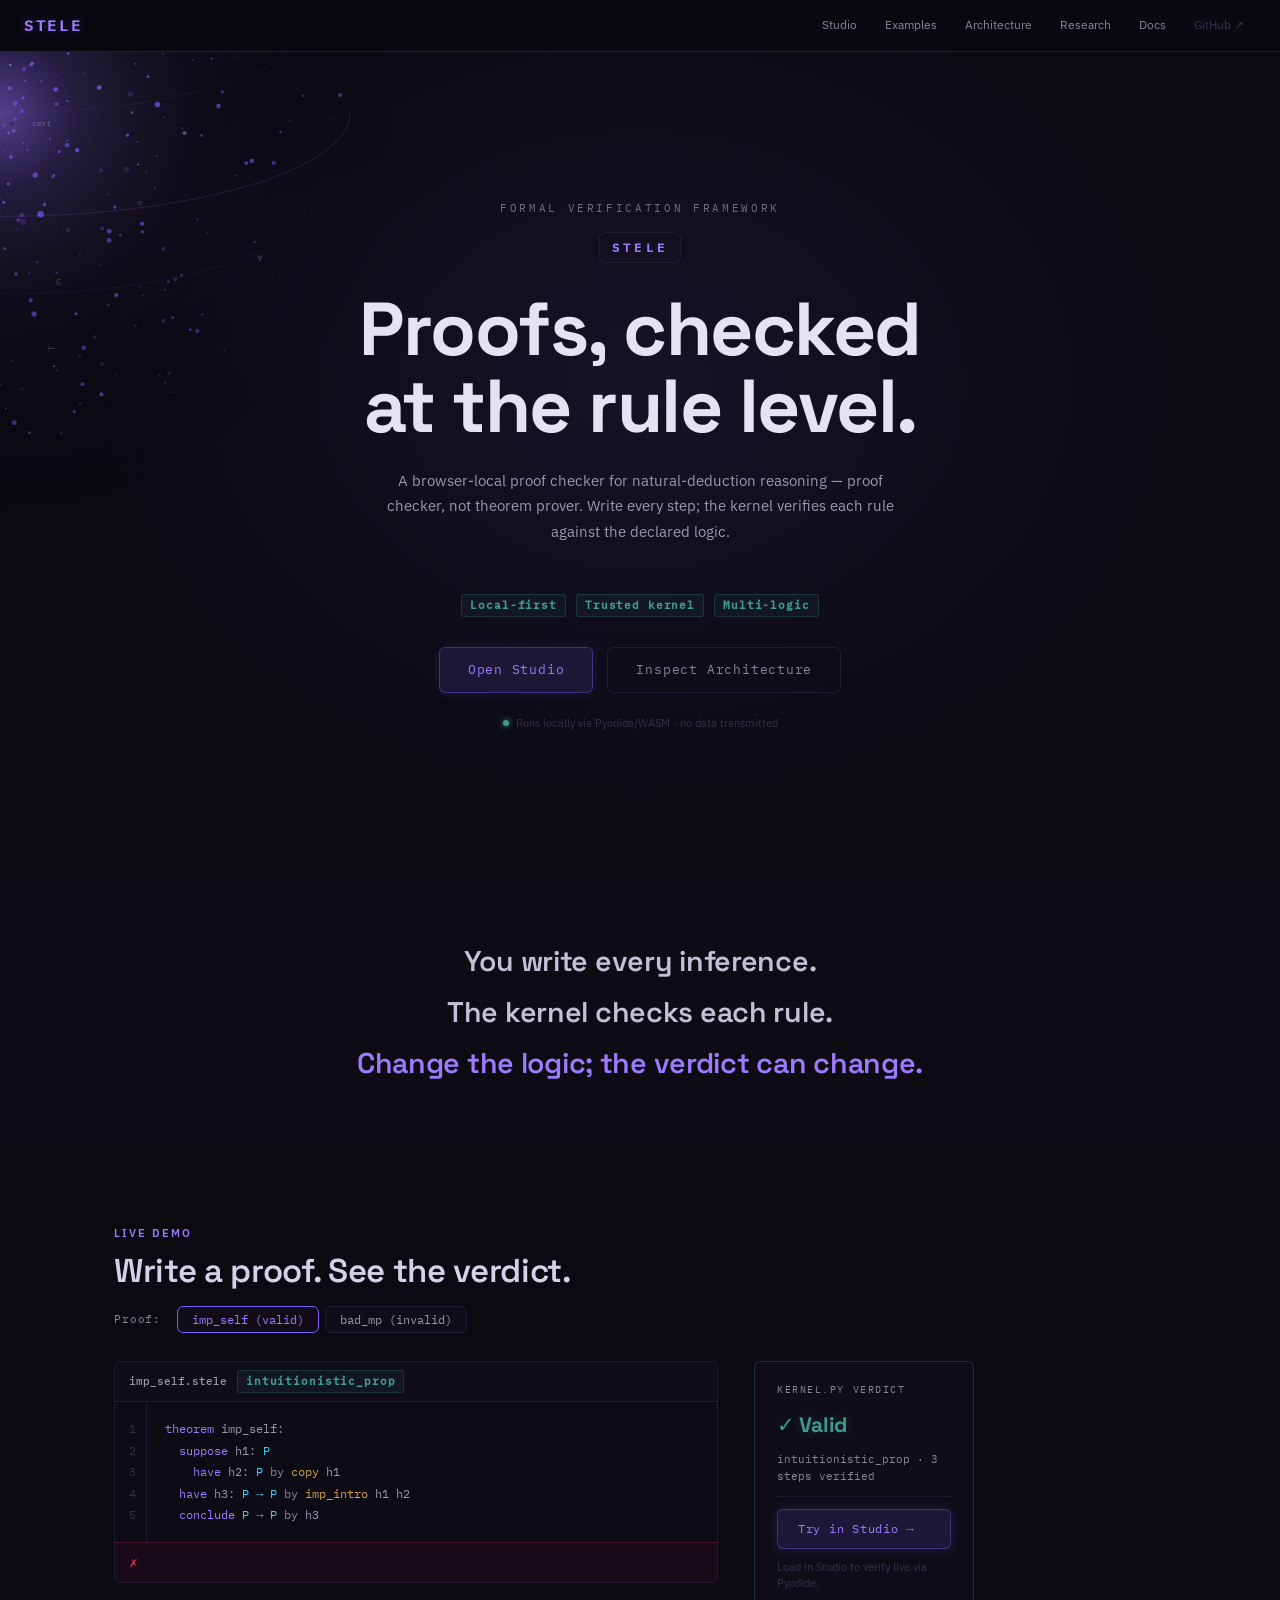
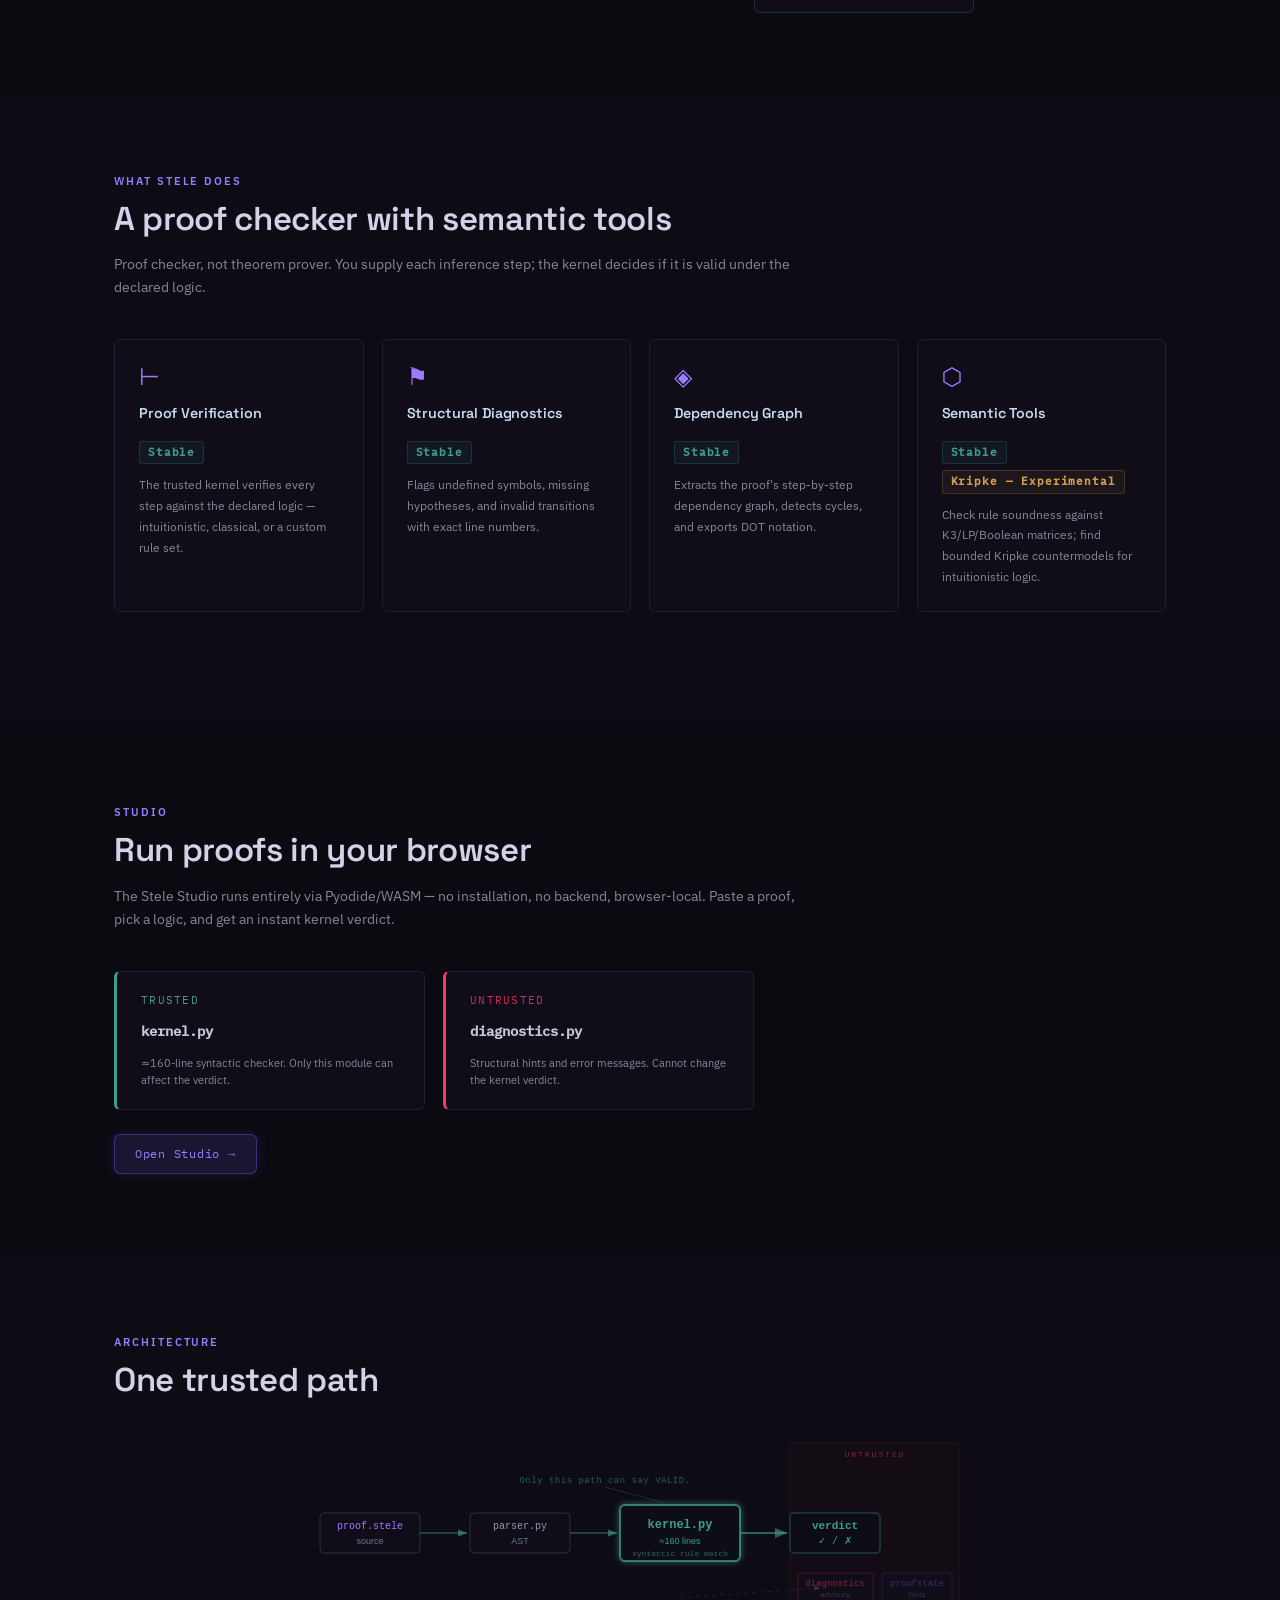
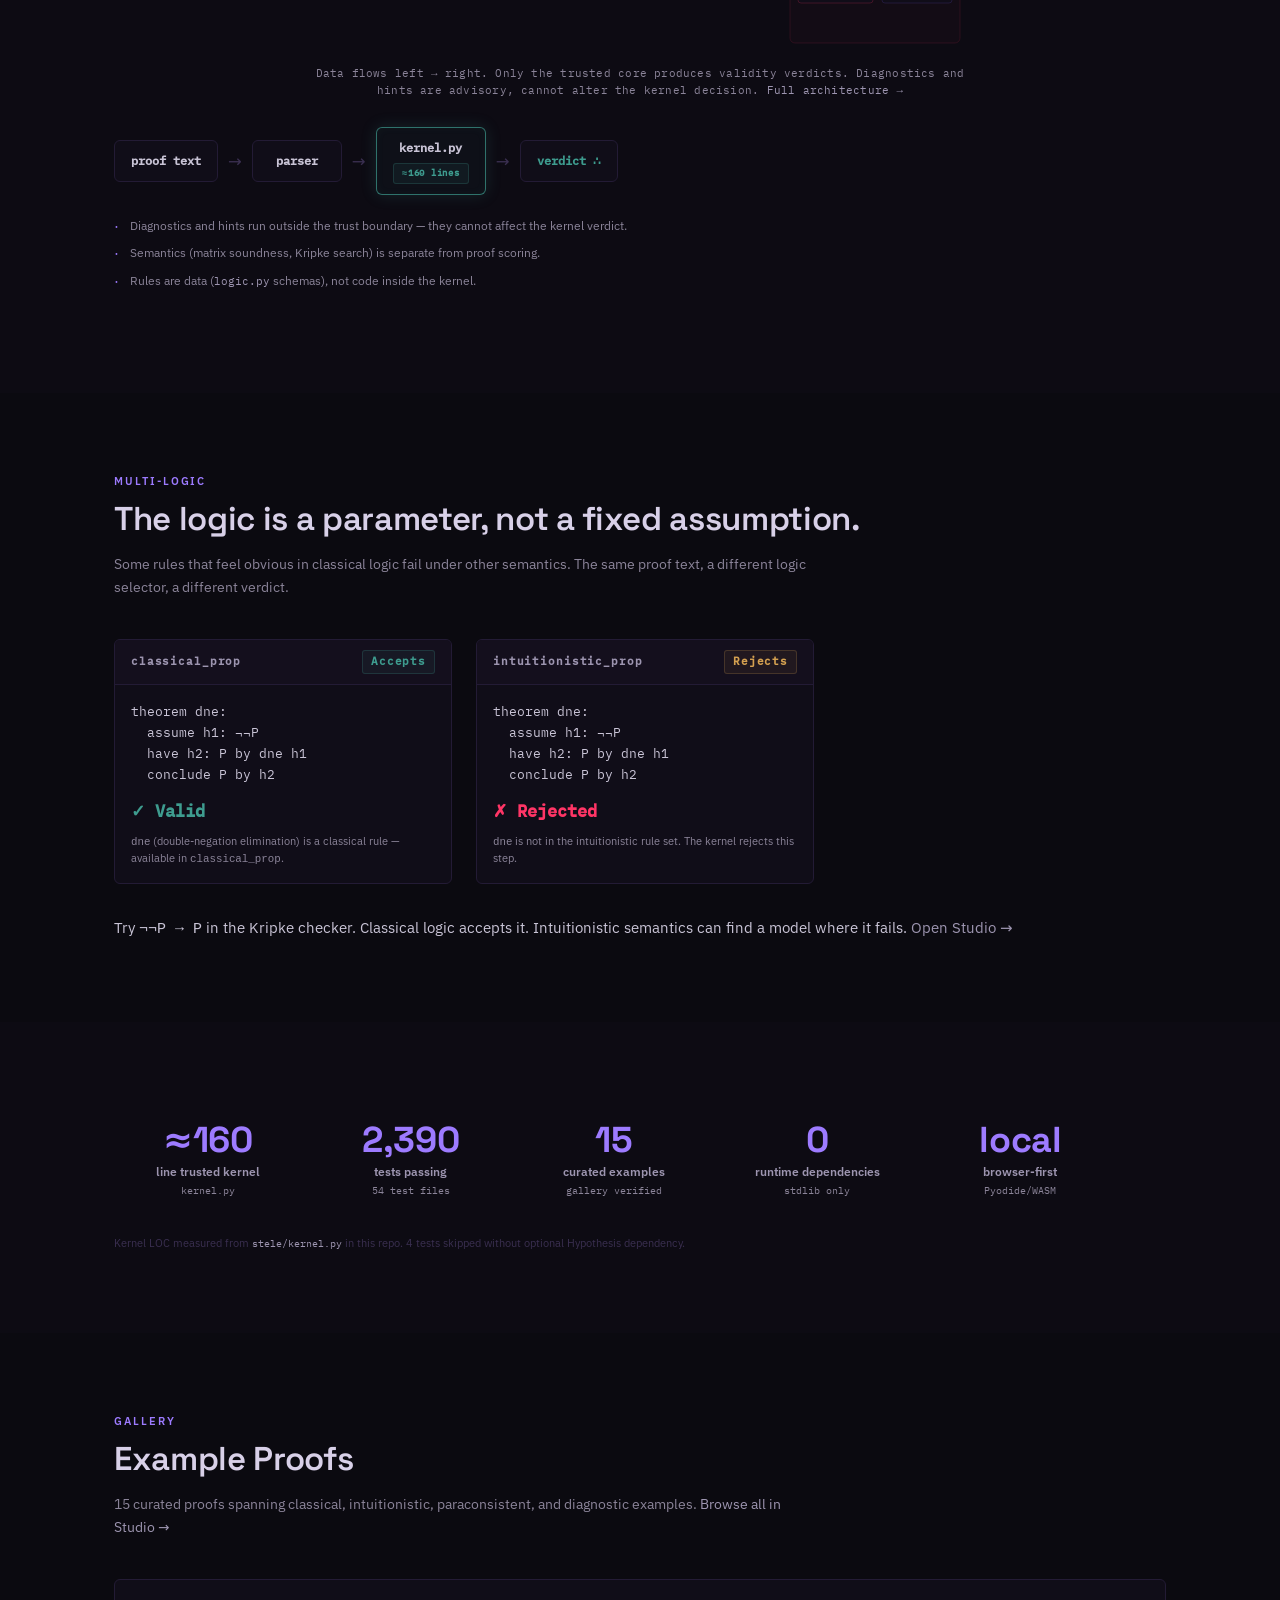
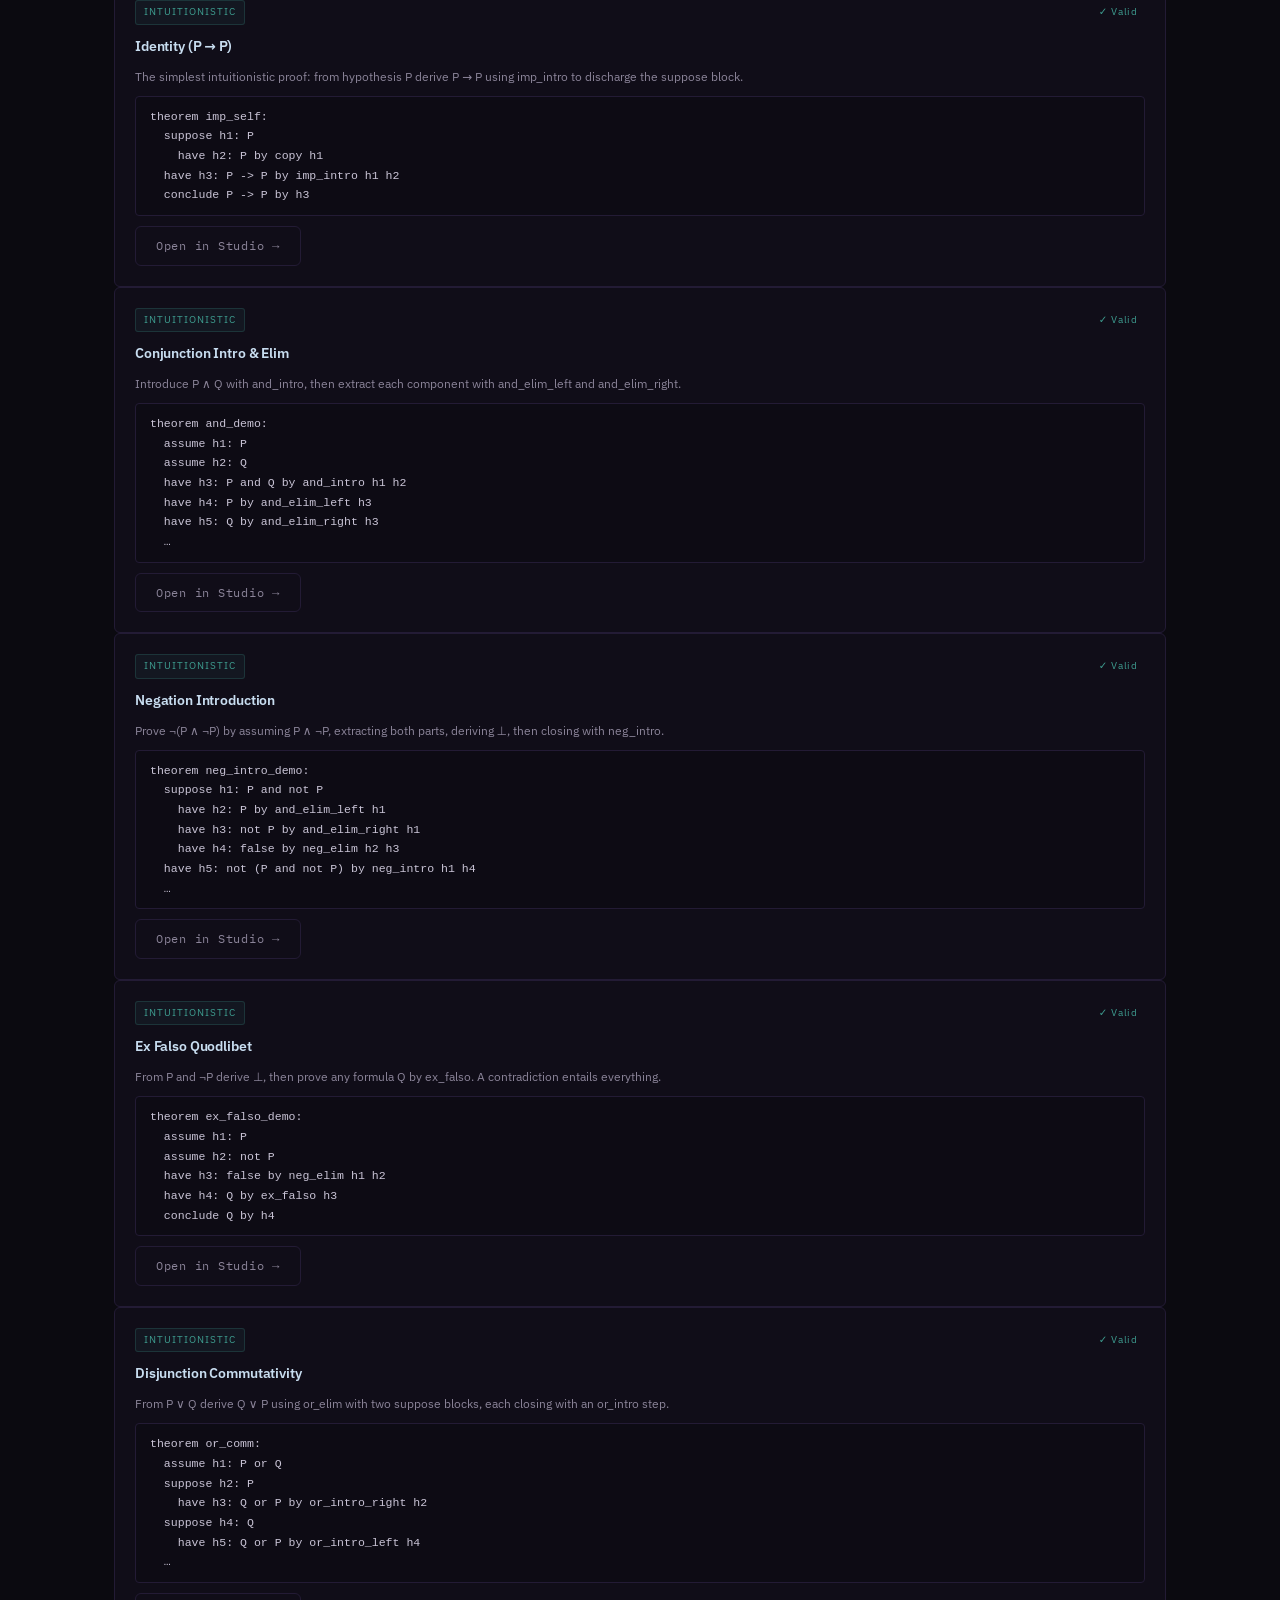
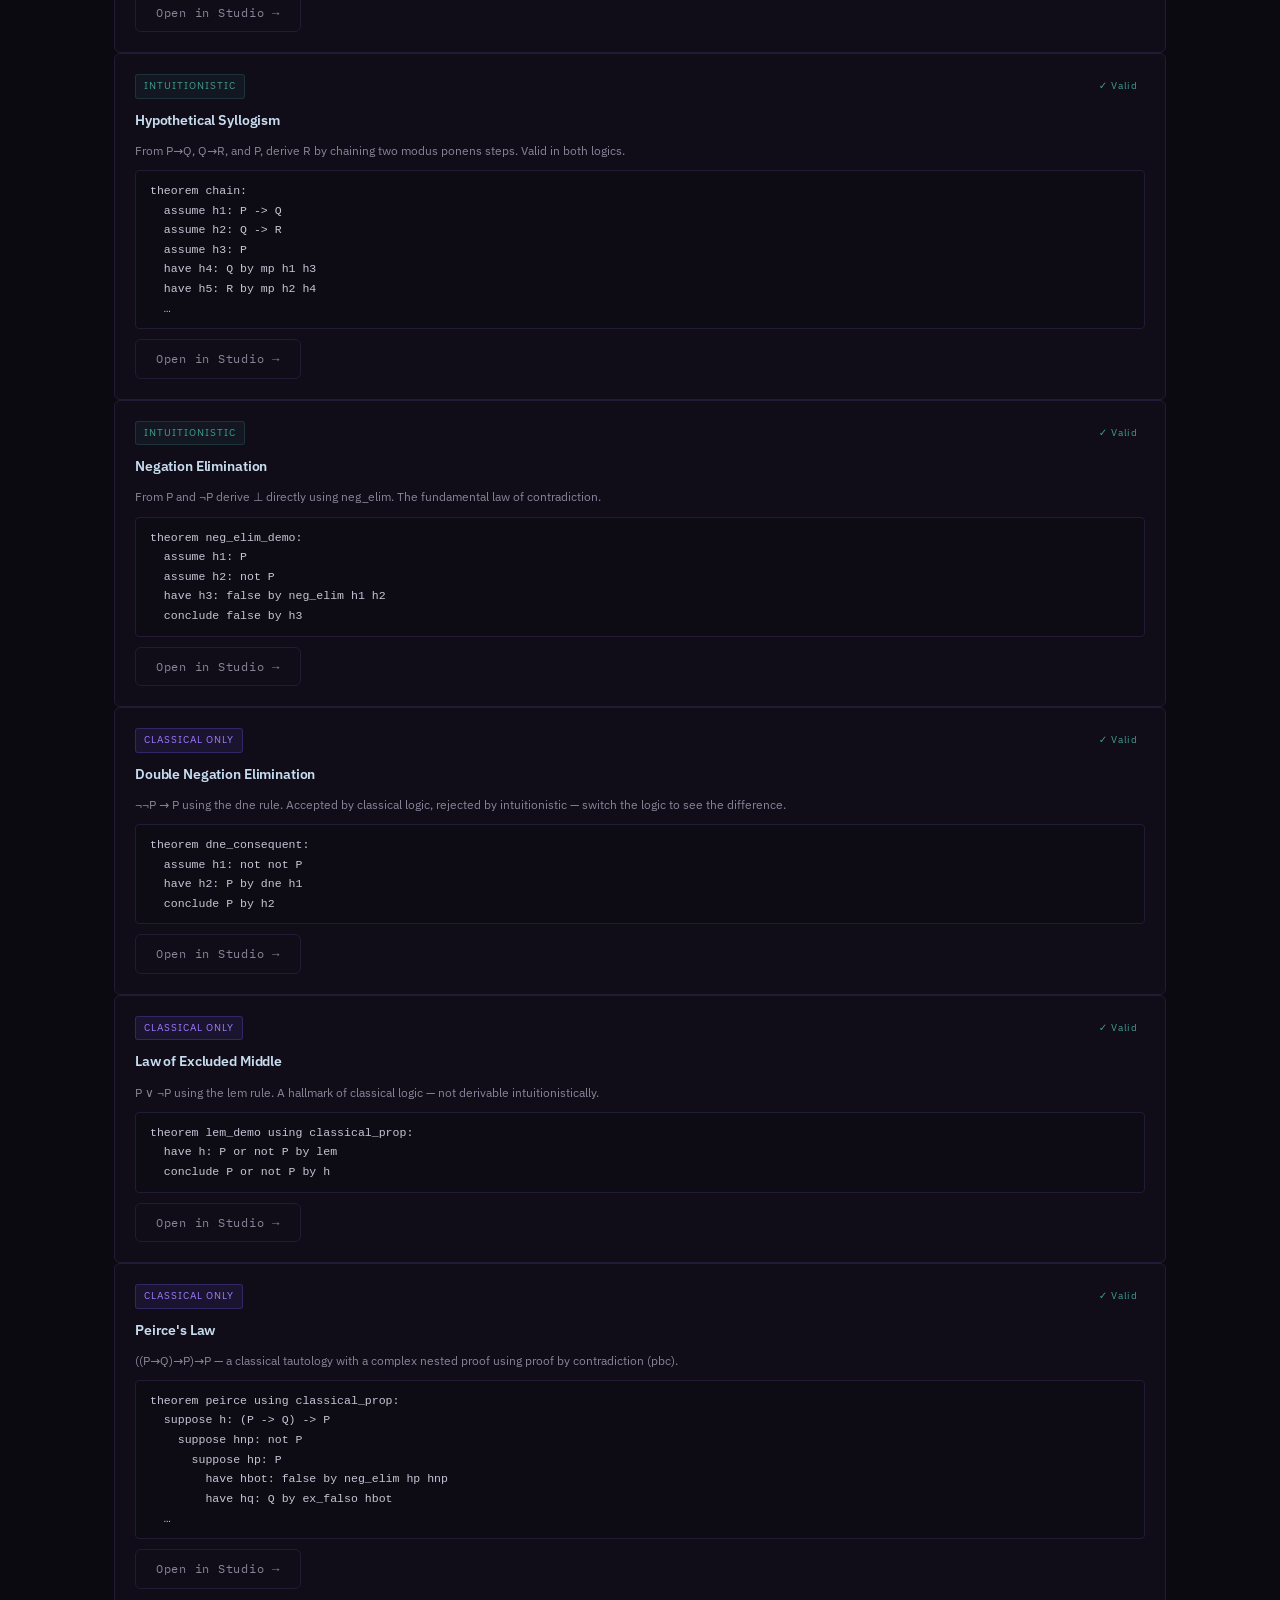
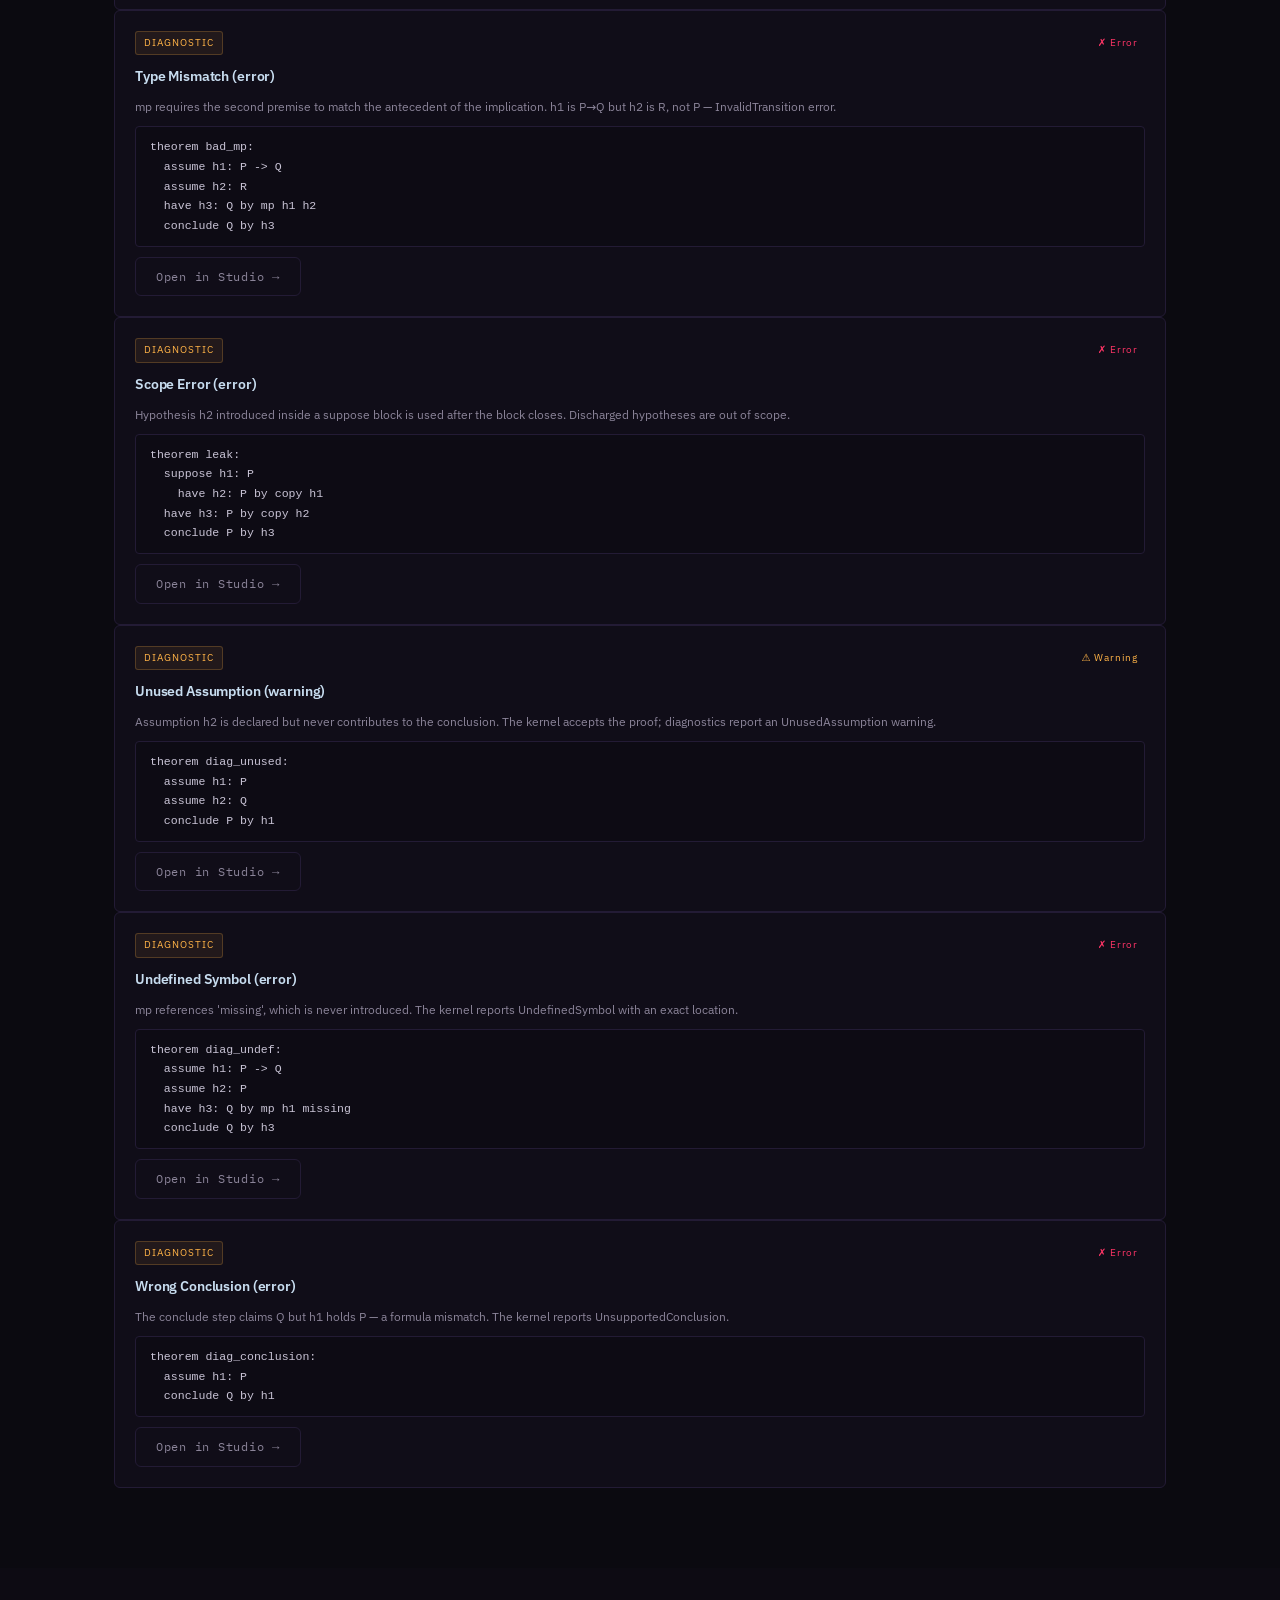
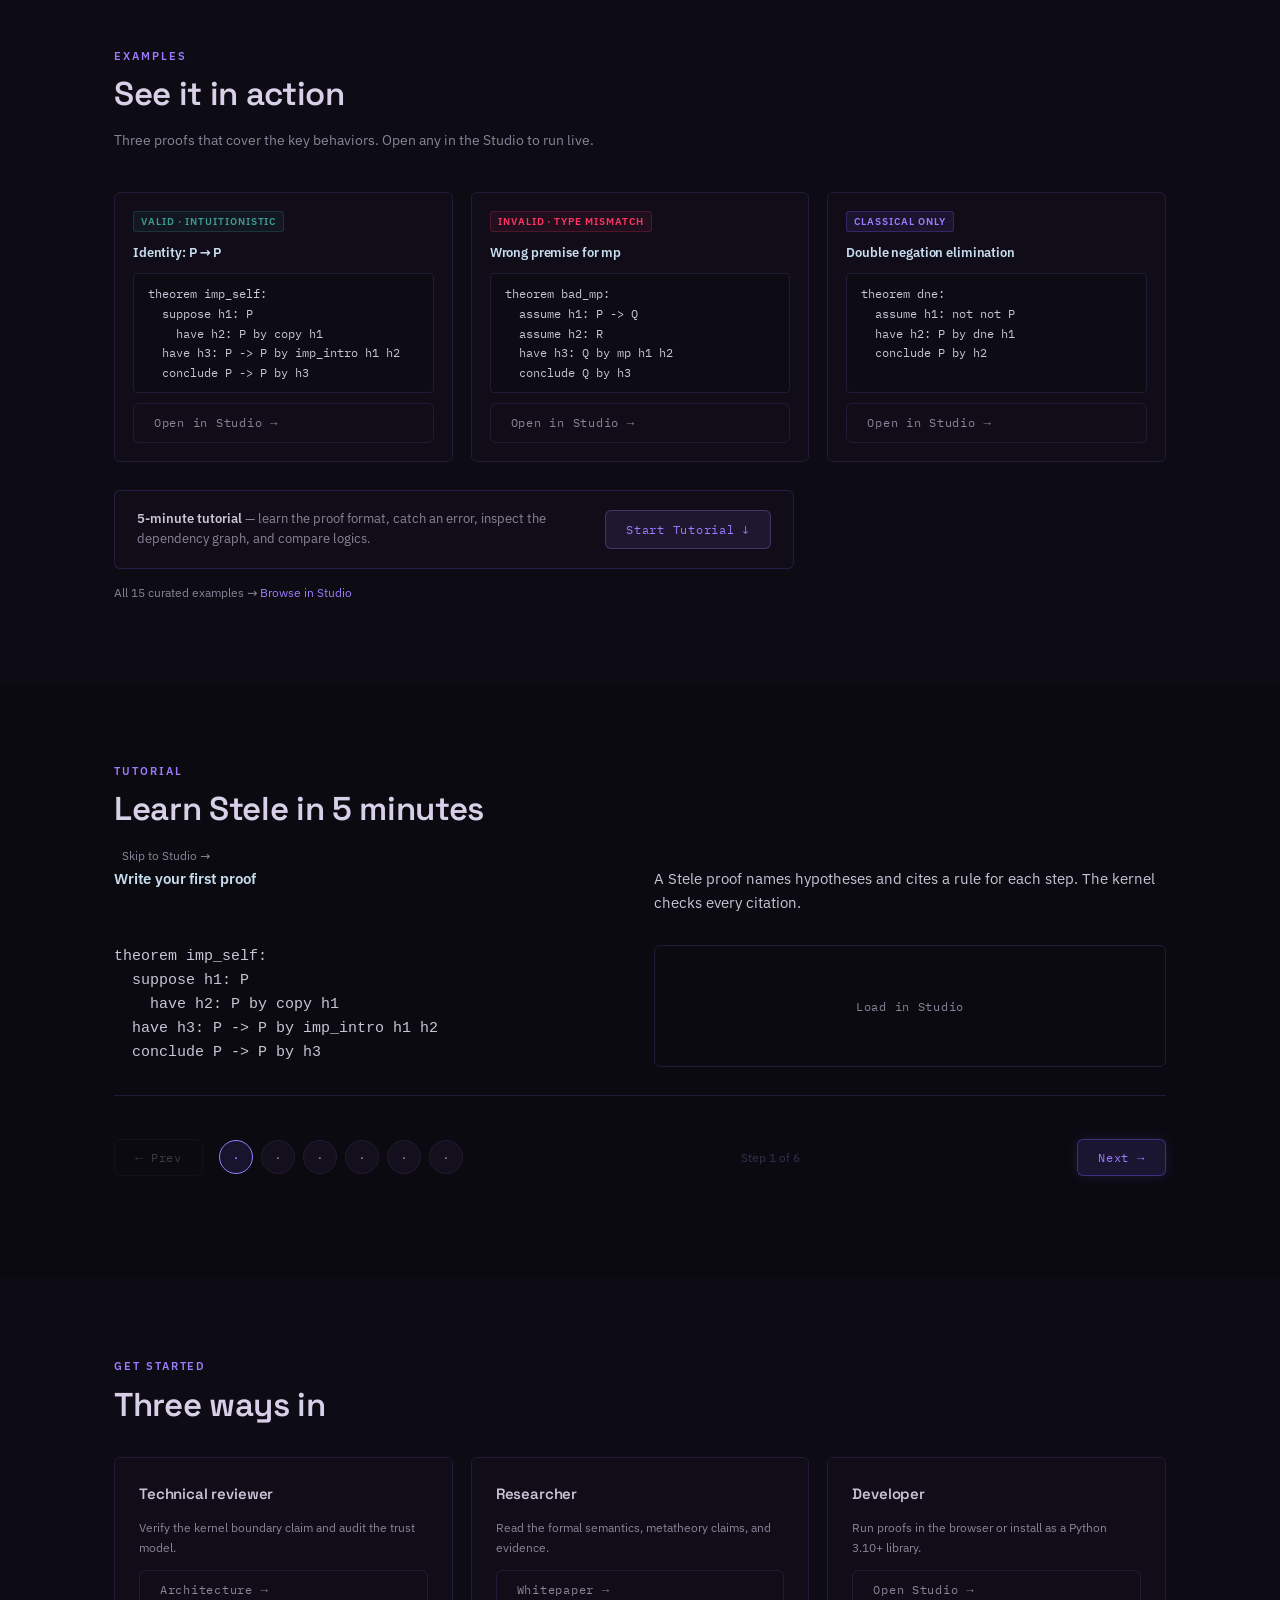
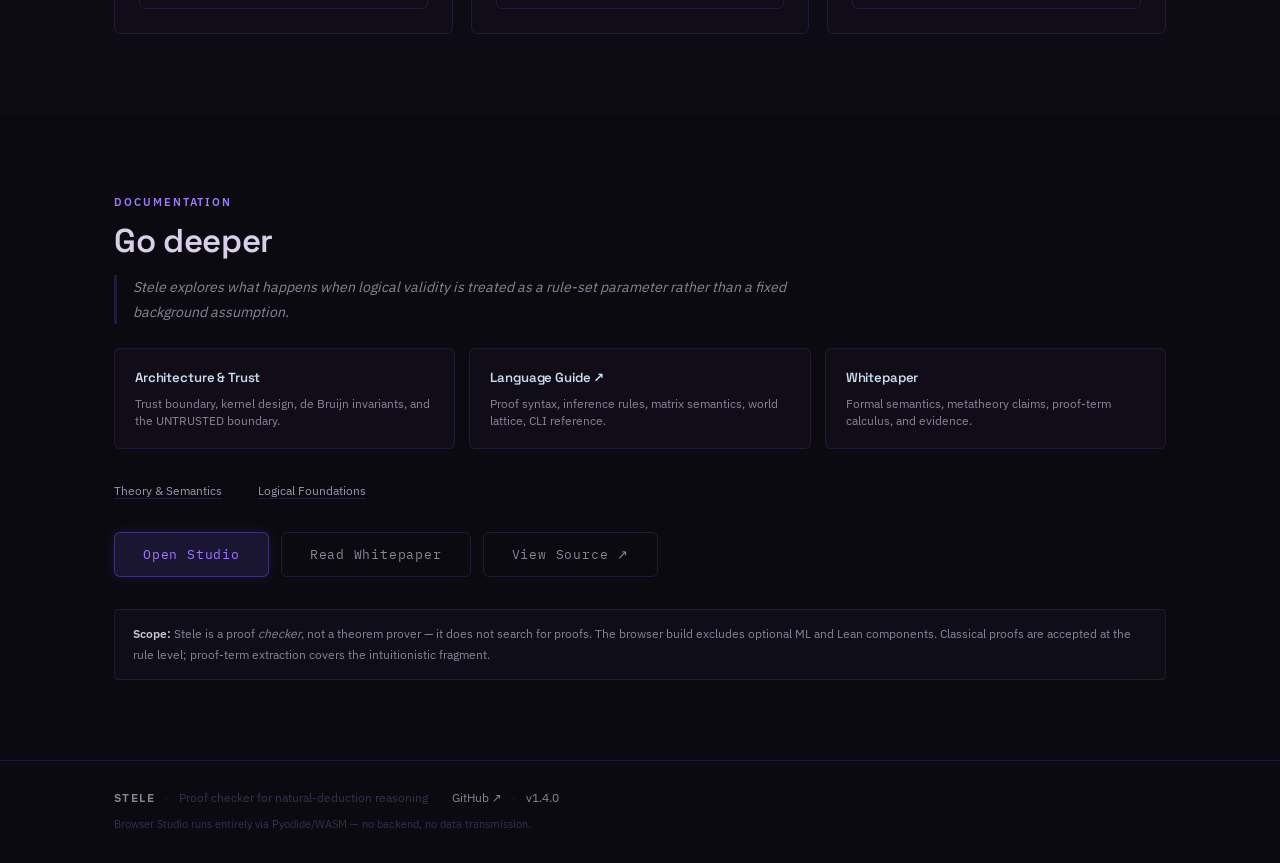
<file: site/index.html>
<!DOCTYPE html>
<html lang="en">
<head>
<meta charset="utf-8">
<meta name="viewport" content="width=device-width, initial-scale=1">
<title>Stele — Proof Checker for Natural-Deduction Reasoning</title>
<meta name="description"
  content="Stele is a formal verification framework for natural-deduction reasoning. A browser-local proof checker with a ≈160-line trusted kernel. Write a proof; the kernel checks the rule.">
<!-- Open Graph -->
<meta property="og:title" content="Stele — Proof Checker for Natural-Deduction Reasoning">
<meta property="og:description" content="A browser-local proof checker with a ≈160-line trusted kernel. Write a proof; Stele checks the rule. Change the logic; the verdict can change.">
<meta property="og:type" content="website">
<meta property="og:image" content="assets/og-preview.png">
<!-- Twitter Card -->
<meta name="twitter:card" content="summary_large_image">
<meta name="twitter:title" content="Stele — Proof Checker">
<meta name="twitter:description" content="Browser-local proof checker. Trusted kernel. Multi-logic.">
<link rel="icon" href="favicon.svg" type="image/svg+xml">
<!-- Self-hosted fonts (Space Grotesk · IBM Plex Sans · IBM Plex Mono · Spectral) -->
<link rel="stylesheet" href="assets/fonts/fonts.css">
<!-- Design tokens — load first -->
<link rel="stylesheet" href="assets/tokens.css">
<link rel="stylesheet" href="assets/stele_site.css">
<link rel="stylesheet" href="assets/components.css">
<link rel="stylesheet" href="assets/visuals.css">
</head>
<body>

<a href="#main-content" class="focus-skip">Skip to main content</a>

<!-- ── Sticky nav ─────────────────────────────────────────────────────────── -->
<nav class="site-nav" aria-label="Site navigation">
  <a class="nav-brand" href="index.html">STELE</a>
  <div class="nav-links">
    <a href="studio.html">Studio</a>
    <a href="studio.html#examples">Examples</a>
    <a href="architecture.html">Architecture</a>
    <a href="research.html">Research</a>
    <a href="https://github.com/re-glow/stele-logic/blob/main/GUIDE.md"
       target="_blank" rel="noopener">Docs</a>
    <a href="https://github.com/re-glow/stele-logic" target="_blank" rel="noopener"
       class="nav-link-gh">GitHub ↗</a>
  </div>
</nav>

<main id="main-content">

<!-- ════════════════════════════════════════════════════════════════════════ -->
<!-- § 1  HERO                                                               -->
<!-- ════════════════════════════════════════════════════════════════════════ -->
<section id="hero" aria-labelledby="hero-heading">
  <div class="hero-orb-wrap" aria-hidden="true">
    <canvas id="proof-orb" data-stele-visual="proof-orb"></canvas>
  </div>
  <div class="hero-centered">
    <div class="hero-eyebrow">Formal Verification Framework</div>
    <div class="hero-wordmark" aria-hidden="true">STELE</div>
    <h1 class="hero-headline" id="hero-heading">Proofs, checked<br>at the rule level.</h1>
    <p class="hero-sub">A browser-local proof checker for natural-deduction reasoning — proof checker, not theorem prover. Write every step; the kernel verifies each rule against the declared logic.</p>
    <div class="hero-badges" role="list" aria-label="Key properties">
      <span class="badge badge-stable" role="listitem">Local-first</span>
      <span class="badge badge-stable" role="listitem">Trusted kernel</span>
      <span class="badge badge-stable" role="listitem">Multi-logic</span>
    </div>
    <div class="hero-actions">
      <a href="studio.html" class="btn btn-primary hero-cta">Open Studio</a>
      <a href="architecture.html" class="btn btn-ghost hero-cta">Inspect Architecture</a>
    </div>
    <p class="hero-notice"><span class="notice-dot" aria-hidden="true"></span> Runs locally via Pyodide/WASM · no data transmitted</p>
  </div>
</section>

<!-- ════════════════════════════════════════════════════════════════════════ -->
<!-- § 2  CORE IDEA                                                          -->
<!-- ════════════════════════════════════════════════════════════════════════ -->
<section id="core-idea" aria-label="Core idea">
  <div class="section-inner">
    <div class="core-trio">
      <p class="core-line">You write every inference.</p>
      <p class="core-line">The kernel checks each rule.</p>
      <p class="core-line core-line--accent">Change the logic; the verdict can change.</p>
    </div>
  </div>
</section>

<!-- ════════════════════════════════════════════════════════════════════════ -->
<!-- § 3  LIVE DEMO SLOT                                                     -->
<!-- ════════════════════════════════════════════════════════════════════════ -->
<section id="demo" aria-labelledby="demo-heading">
  <div class="section-inner">
    <div class="section-label">Live Demo</div>
    <h2 id="demo-heading" class="section-heading">Write a proof. See the verdict.</h2>

    <!-- Toggle: valid / invalid -->
    <div class="demo-controls">
      <span class="demo-toggle-label">Proof:</span>
      <div class="demo-toggle" role="group" aria-label="Choose example proof">
        <button id="demo-btn-valid"   class="demo-toggle-btn demo-toggle-btn--active"
                aria-pressed="true"  onclick="demoShow('valid')">
          imp_self (valid)
        </button>
        <button id="demo-btn-invalid" class="demo-toggle-btn demo-toggle-btn--invalid"
                aria-pressed="false" onclick="demoShow('invalid')">
          bad_mp (invalid)
        </button>
      </div>
    </div>

    <div class="demo-slot">

      <!-- Left: proof editor with line numbers and syntax highlighting -->
      <div class="demo-editor" id="demo-editor" role="region" aria-label="Proof editor">
        <div class="demo-editor-bar">
          <span class="demo-editor-label" id="demo-filename">imp_self.stele</span>
          <span class="badge badge-stable" id="demo-logic-badge">intuitionistic_prop</span>
        </div>
        <div class="demo-editor-content">
          <!-- Line numbers -->
          <div class="demo-line-nums" id="demo-line-nums" aria-hidden="true">
            <span>1</span>
            <span>2</span>
            <span>3</span>
            <span>4</span>
            <span>5</span>
          </div>
          <!-- Code with syntax highlighting -->
          <div class="demo-editor-code" id="demo-code"
               role="region" aria-label="Proof source code"
               aria-live="polite">
            <!-- populated by demoShow() on load -->
          </div>
        </div>
        <!-- Error annotation bar (hidden when valid) -->
        <div class="demo-error-bar" id="demo-error-bar" hidden aria-live="assertive">
          <span class="demo-error-icon" aria-hidden="true">✗</span>
          <code id="demo-error-text"></code>
        </div>
      </div>

      <!-- Right: kernel verdict card -->
      <div class="demo-verdict" id="demo-verdict" role="region" aria-label="Kernel verdict">
        <div class="demo-verdict-label">kernel.py verdict</div>
        <div class="demo-verdict-result" id="demo-verdict-result" data-state="valid">✓ Valid</div>
        <div class="demo-verdict-detail" id="demo-verdict-detail">intuitionistic_prop · 3 steps</div>
        <hr class="demo-verdict-divider">
        <a href="studio.html?example=imp_self" id="demo-studio-link" class="btn btn-primary">
          Try in Studio →
        </a>
        <p class="demo-verdict-note">Load in Studio to verify live via Pyodide.</p>
      </div>

    </div>
  </div>
</section>

<!-- ════════════════════════════════════════════════════════════════════════ -->
<!-- § 4  WHAT STELE DOES                                                    -->
<!-- ════════════════════════════════════════════════════════════════════════ -->
<section id="what" aria-labelledby="what-heading">
  <div class="section-inner">
    <div class="section-label">What Stele Does</div>
    <h2 id="what-heading" class="section-heading">
      A proof checker with semantic tools
    </h2>
    <p class="section-sub">
      Proof checker, not theorem prover. You supply each inference step;
      the kernel decides if it is valid under the declared logic.
    </p>

    <div class="feature-grid">
      <div class="feature-card">
        <span class="feature-icon" aria-hidden="true">⊢</span>
        <h3 class="feature-title">Proof Verification</h3>
        <div class="feature-card-badges">
          <span class="badge badge-stable">Stable</span>
        </div>
        <p class="feature-desc">
          The trusted kernel verifies every step against the declared logic —
          intuitionistic, classical, or a custom rule set.
        </p>
      </div>
      <div class="feature-card">
        <span class="feature-icon" aria-hidden="true">⚑</span>
        <h3 class="feature-title">Structural Diagnostics</h3>
        <div class="feature-card-badges">
          <span class="badge badge-stable">Stable</span>
        </div>
        <p class="feature-desc">
          Flags undefined symbols, missing hypotheses, and invalid transitions
          with exact line numbers.
        </p>
      </div>
      <div class="feature-card">
        <span class="feature-icon" aria-hidden="true">◈</span>
        <h3 class="feature-title">Dependency Graph</h3>
        <div class="feature-card-badges">
          <span class="badge badge-stable">Stable</span>
        </div>
        <p class="feature-desc">
          Extracts the proof's step-by-step dependency graph, detects cycles,
          and exports DOT notation.
        </p>
      </div>
      <div class="feature-card">
        <span class="feature-icon" aria-hidden="true">⬡</span>
        <h3 class="feature-title">Semantic Tools</h3>
        <div class="feature-card-badges">
          <span class="badge badge-stable">Stable</span>
          <span class="badge badge-experimental">Kripke — Experimental</span>
        </div>
        <p class="feature-desc">
          Check rule soundness against K3/LP/Boolean matrices;
          find bounded Kripke countermodels for intuitionistic logic.
        </p>
      </div>
    </div>

  </div>
</section>

<!-- ════════════════════════════════════════════════════════════════════════ -->
<!-- § 5  STUDIO ENTRY + TRUST CARDS                                         -->
<!-- ════════════════════════════════════════════════════════════════════════ -->
<section id="studio" aria-labelledby="studio-heading">
  <div class="section-inner">
    <div class="section-label">Studio</div>
    <h2 id="studio-heading" class="section-heading">Run proofs in your browser</h2>
    <p class="section-sub">
      The Stele Studio runs entirely via Pyodide/WASM — no installation,
      no backend, browser-local. Paste a proof, pick a logic, and get an
      instant kernel verdict.
    </p>

    <div class="trust-cards" role="list" aria-label="Trust boundary components">
      <div class="trust-card trust-card-trusted" role="listitem">
        <span class="trust-card-label">Trusted</span>
        <code class="trust-card-module">kernel.py</code>
        <p class="trust-card-desc">≈160-line syntactic checker. Only this module can affect the verdict.</p>
      </div>
      <div class="trust-card trust-card-untrusted" role="listitem">
        <span class="trust-card-label">Untrusted</span>
        <code class="trust-card-module">diagnostics.py</code>
        <p class="trust-card-desc">Structural hints and error messages. Cannot change the kernel verdict.</p>
      </div>
    </div>

    <a href="studio.html" class="btn btn-primary">Open Studio →</a>
  </div>
</section>

<!-- ════════════════════════════════════════════════════════════════════════ -->
<!-- § 6  TRUST BOUNDARY — signature diagram                                 -->
<!-- ════════════════════════════════════════════════════════════════════════ -->
<section id="trust" aria-labelledby="trust-heading">
  <div class="section-inner">
    <div class="section-label">Architecture</div>
    <h2 id="trust-heading" class="section-heading">One trusted path</h2>

    <!-- Signature trust diagram SVG -->
    <figure class="trust-sig" aria-labelledby="trust-sig-caption">
      <svg viewBox="0 0 660 220" xmlns="http://www.w3.org/2000/svg"
           role="img" aria-label="Proof verification pipeline: proof text to parser to kernel.py to verdict. Only this path can say VALID.">
        <defs>
          <marker id="ts-arrow" markerWidth="7" markerHeight="7" refX="6" refY="3.5" orient="auto">
            <path d="M0,1 L6,3.5 L0,6 Z" fill="rgba(62,156,143,0.6)"/>
          </marker>
          <marker id="ts-arrow-dim" markerWidth="7" markerHeight="7" refX="6" refY="3.5" orient="auto">
            <path d="M0,1 L6,3.5 L0,6 Z" fill="rgba(90,75,110,0.5)"/>
          </marker>
          <filter id="kernel-glow">
            <feGaussianBlur stdDeviation="3" result="blur"/>
            <feComposite in="SourceGraphic" in2="blur" operator="over"/>
          </filter>
        </defs>

        <!-- UNTRUSTED zone background -->
        <rect x="480" y="10" width="170" height="200" rx="5"
              fill="rgba(255,53,102,0.025)" stroke="rgba(255,53,102,0.12)" stroke-width="1"/>
        <text x="565" y="24" text-anchor="middle" font-family="monospace" font-size="8"
              fill="rgba(255,53,102,0.5)" letter-spacing="2">UNTRUSTED</text>

        <!-- proof text -->
        <rect x="10" y="80" width="100" height="40" rx="4"
              fill="#100D18" stroke="rgba(90,75,110,0.5)" stroke-width="1"/>
        <text x="60" y="96" text-anchor="middle" font-family="monospace"
              font-size="10" fill="#9D7BFF">proof.stele</text>
        <text x="60" y="111" text-anchor="middle" font-family="sans-serif"
              font-size="9" fill="#5e7a8f">source</text>

        <!-- parser -->
        <rect x="160" y="80" width="100" height="40" rx="4"
              fill="#100D18" stroke="rgba(90,75,110,0.5)" stroke-width="1"/>
        <text x="210" y="96" text-anchor="middle" font-family="monospace"
              font-size="10" fill="#9D95B0">parser.py</text>
        <text x="210" y="111" text-anchor="middle" font-family="sans-serif"
              font-size="9" fill="#5e7a8f">AST</text>

        <!-- kernel.py — the glowing center -->
        <rect x="310" y="72" width="120" height="56" rx="5"
              fill="#0D0B13" stroke="rgba(62,156,143,0.75)" stroke-width="2"
              filter="url(#kernel-glow)"/>
        <text x="370" y="95" text-anchor="middle" font-family="monospace"
              font-size="12" font-weight="bold" fill="#3E9C8F">kernel.py</text>
        <text x="370" y="111" text-anchor="middle" font-family="sans-serif"
              font-size="9" fill="#3E9C8F">≈160 lines</text>
        <text x="370" y="123" text-anchor="middle" font-family="monospace"
              font-size="8" fill="rgba(62,156,143,0.6)">syntactic rule match</text>

        <!-- verdict -->
        <rect x="480" y="80" width="90" height="40" rx="4"
              fill="#0D0B13" stroke="rgba(62,156,143,0.35)" stroke-width="1.5"/>
        <text x="525" y="96" text-anchor="middle" font-family="monospace"
              font-size="11" font-weight="bold" fill="#3E9C8F">verdict</text>
        <text x="525" y="111" text-anchor="middle" font-family="monospace"
              font-size="10" fill="#3E9C8F">✓ / ✗</text>

        <!-- untrusted elements (dim) -->
        <rect x="488" y="140" width="75" height="30" rx="3"
              fill="#100D18" stroke="rgba(255,53,102,0.2)" stroke-width="1"/>
        <text x="525" y="153" text-anchor="middle" font-family="monospace"
              font-size="9" fill="rgba(255,53,102,0.5)">diagnostics</text>
        <text x="525" y="164" text-anchor="middle" font-family="sans-serif"
              font-size="8" fill="#3A2F50">advisory</text>

        <rect x="572" y="140" width="70" height="30" rx="3"
              fill="#100D18" stroke="rgba(124,92,255,0.15)" stroke-width="1"/>
        <text x="607" y="153" text-anchor="middle" font-family="monospace"
              font-size="9" fill="rgba(124,92,255,0.4)">proofstate</text>
        <text x="607" y="164" text-anchor="middle" font-family="sans-serif"
              font-size="8" fill="#3A2F50">hints</text>

        <!-- Trusted arrows -->
        <line x1="110" y1="100" x2="157" y2="100"
              stroke="rgba(62,156,143,0.5)" stroke-width="1.5" marker-end="url(#ts-arrow)"/>
        <line x1="260" y1="100" x2="307" y2="100"
              stroke="rgba(62,156,143,0.5)" stroke-width="1.5" marker-end="url(#ts-arrow)"/>
        <line x1="430" y1="100" x2="477" y2="100"
              stroke="rgba(62,156,143,0.6)" stroke-width="2" marker-end="url(#ts-arrow)"/>

        <!-- Untrusted arrows (dim, from kernel to diagnostics) -->
        <line x1="370" y1="128" x2="370" y2="165" stroke="rgba(60,47,80,0.5)" stroke-width="1"
              stroke-dasharray="4,4"/>
        <line x1="370" y1="165" x2="510" y2="155" stroke="rgba(60,47,80,0.5)" stroke-width="1"
              stroke-dasharray="4,4" marker-end="url(#ts-arrow-dim)"/>

        <!-- "Only this path" label -->
        <text x="295" y="50" text-anchor="middle" font-family="monospace"
              font-size="9" fill="rgba(62,156,143,0.55)" letter-spacing="0.5">
          Only this path can say VALID.
        </text>
        <!-- Arrow from label to kernel -->
        <line x1="295" y1="54" x2="355" y2="70"
              stroke="rgba(62,156,143,0.25)" stroke-width="1"/>

      </svg>
      <figcaption id="trust-sig-caption" class="trust-sig-caption">
        Data flows left → right. Only the trusted core produces validity verdicts.
        Diagnostics and hints are advisory, cannot alter the kernel decision.
        <a href="architecture.html">Full architecture →</a>
      </figcaption>
    </figure>

    <div class="trust-flow" role="img" aria-label="Proof verification steps: proof text to parser to kernel.py to verdict (therefore ∴)">
      <div class="trust-flow-node">
        <span class="trust-flow-label">proof text</span>
      </div>
      <span class="trust-flow-arrow" aria-hidden="true">→</span>
      <div class="trust-flow-node">
        <span class="trust-flow-label">parser</span>
      </div>
      <span class="trust-flow-arrow" aria-hidden="true">→</span>
      <div class="trust-flow-node trust-flow-node--kernel">
        <span class="trust-flow-label">kernel.py</span>
        <span class="badge badge-stable" style="font-size:.62rem">≈160 lines</span>
      </div>
      <span class="trust-flow-arrow" aria-hidden="true">→</span>
      <div class="trust-flow-node trust-flow-node--verdict">
        <span class="trust-flow-label trust-flow-label--ok">verdict ∴</span>
      </div>
    </div>

    <div class="trust-notes">
      <p>Diagnostics and hints run outside the trust boundary — they cannot affect the kernel verdict.</p>
      <p>Semantics (matrix soundness, Kripke search) is separate from proof scoring.</p>
      <p>Rules are data (<code>logic.py</code> schemas), not code inside the kernel.</p>
    </div>

  </div>
</section>

<!-- ════════════════════════════════════════════════════════════════════════ -->
<!-- § 7  CLASSICAL VS INTUITIONISTIC                                         -->
<!-- ════════════════════════════════════════════════════════════════════════ -->
<section id="multi-logic" aria-labelledby="multi-logic-heading">
  <div class="section-inner">
    <div class="section-label">Multi-Logic</div>
    <h2 id="multi-logic-heading" class="section-heading">
      The logic is a parameter, not a fixed assumption.
    </h2>
    <p class="section-sub">
      Some rules that feel obvious in classical logic fail under other semantics.
      The same proof text, a different logic selector, a different verdict.
    </p>

    <!-- Classical vs Intuitionistic comparison -->
    <div class="logic-compare" role="list" aria-label="Classical vs Intuitionistic comparison">

      <div class="logic-compare-col" role="listitem">
        <div class="logic-compare-header">
          <span class="logic-compare-name">classical_prop</span>
          <span class="badge badge-stable">Accepts</span>
        </div>
        <div class="logic-compare-body">
          <pre class="logic-compare-formula">theorem dne:
  assume h1: ¬¬P
  have h2: P by dne h1
  conclude P by h2</pre>
          <p class="logic-compare-verdict logic-compare-verdict--valid">✓ Valid</p>
          <p class="logic-compare-note">
            <code>dne</code> (double-negation elimination) is a classical rule —
            available in <code>classical_prop</code>.
          </p>
        </div>
      </div>

      <div class="logic-compare-col" role="listitem">
        <div class="logic-compare-header">
          <span class="logic-compare-name">intuitionistic_prop</span>
          <span class="badge badge-experimental">Rejects</span>
        </div>
        <div class="logic-compare-body">
          <pre class="logic-compare-formula">theorem dne:
  assume h1: ¬¬P
  have h2: P by dne h1
  conclude P by h2</pre>
          <p class="logic-compare-verdict logic-compare-verdict--invalid">✗ Rejected</p>
          <p class="logic-compare-note">
            <code>dne</code> is not in the intuitionistic rule set.
            The kernel rejects this step.
          </p>
        </div>
      </div>

    </div>

    <blockquote class="kripke-note">
      Try <code>¬¬P → P</code> in the Kripke checker.
      Classical logic accepts it.
      Intuitionistic semantics can find a model where it fails.
      <a href="studio.html">Open Studio →</a>
    </blockquote>

  </div>
</section>

<!-- ════════════════════════════════════════════════════════════════════════ -->
<!-- § 8  EVIDENCE STRIP                                                     -->
<!-- ════════════════════════════════════════════════════════════════════════ -->
<section id="evidence" aria-labelledby="evidence-heading" class="evidence-section">
  <div class="section-inner">
    <h2 id="evidence-heading" class="visually-hidden">Evidence</h2>
    <div class="evidence-strip" role="list" aria-label="Project metrics">

      <div class="evidence-item" role="listitem">
        <span class="evidence-value" aria-label="approximately 160">≈160</span>
        <span class="evidence-label">line trusted kernel</span>
        <span class="evidence-note">kernel.py</span>
      </div>

      <div class="evidence-item" role="listitem">
        <span class="evidence-value">2,390</span>
        <span class="evidence-label">tests passing</span>
        <span class="evidence-note">54 test files</span>
      </div>

      <div class="evidence-item" role="listitem">
        <span class="evidence-value">15</span>
        <span class="evidence-label">curated examples</span>
        <span class="evidence-note">gallery verified</span>
      </div>

      <div class="evidence-item" role="listitem">
        <span class="evidence-value">0</span>
        <span class="evidence-label">runtime dependencies</span>
        <span class="evidence-note">stdlib only</span>
      </div>

      <div class="evidence-item" role="listitem">
        <span class="evidence-value">local</span>
        <span class="evidence-label">browser-first</span>
        <span class="evidence-note">Pyodide/WASM</span>
      </div>

    </div>
    <p class="evidence-footnote">
      Kernel LOC measured from <code>stele/kernel.py</code> in this repo.
      4 tests skipped without optional Hypothesis dependency.
    </p>
  </div>
</section>

<!-- ════════════════════════════════════════════════════════════════════════ -->
<!-- § 9  GALLERY (DOM structure required for JS population)                 -->
<!-- ════════════════════════════════════════════════════════════════════════ -->
<section id="gallery" aria-labelledby="gallery-heading">
  <div class="section-inner">
    <div class="section-label">Gallery</div>
    <h2 id="gallery-heading" class="section-heading">Example Proofs</h2>
    <p class="section-sub">
      15 curated proofs spanning classical, intuitionistic, paraconsistent,
      and diagnostic examples.
      <a href="studio.html#examples">Browse all in Studio →</a>
    </p>
    <div id="gallery-grid" aria-live="polite" role="list"
         aria-label="Proof examples gallery">
      <!-- Populated by stele-pyodide.js on load -->
      <p class="visual-fallback">Loading examples…</p>
    </div>
  </div>
</section>

<!-- ════════════════════════════════════════════════════════════════════════ -->
<!-- § 10  TRY EXAMPLES (compact showcase)                                   -->
<!-- ════════════════════════════════════════════════════════════════════════ -->
<section id="examples" aria-labelledby="examples-heading">
  <div class="section-inner">
    <div class="section-label">Examples</div>
    <h2 id="examples-heading" class="section-heading">See it in action</h2>
    <p class="section-sub">
      Three proofs that cover the key behaviors. Open any in the Studio to run live.
    </p>

    <div class="examples-trio">

      <div class="example-mini-card">
        <div class="example-mini-tag tag-valid">valid · intuitionistic</div>
        <h3 class="example-mini-title">Identity: P → P</h3>
        <pre class="example-mini-code">theorem imp_self:
  suppose h1: P
    have h2: P by copy h1
  have h3: P -&gt; P by imp_intro h1 h2
  conclude P -&gt; P by h3</pre>
        <a href="studio.html?example=imp_self" class="btn btn-ghost">Open in Studio →</a>
      </div>

      <div class="example-mini-card">
        <div class="example-mini-tag tag-invalid">invalid · type mismatch</div>
        <h3 class="example-mini-title">Wrong premise for mp</h3>
        <pre class="example-mini-code">theorem bad_mp:
  assume h1: P -&gt; Q
  assume h2: R
  have h3: Q by mp h1 h2
  conclude Q by h3</pre>
        <a href="studio.html?example=bad_mp" class="btn btn-ghost">Open in Studio →</a>
      </div>

      <div class="example-mini-card">
        <div class="example-mini-tag tag-classical">classical only</div>
        <h3 class="example-mini-title">Double negation elimination</h3>
        <pre class="example-mini-code">theorem dne:
  assume h1: not not P
  have h2: P by dne h1
  conclude P by h2</pre>
        <a href="studio.html?example=dne" class="btn btn-ghost">Open in Studio →</a>
      </div>

    </div>

    <!-- Tutorial card -->
    <div class="examples-footer">
      <div class="tutorial-card">
        <div class="tutorial-card-text">
          <strong>5-minute tutorial</strong> — learn the proof format, catch an error,
          inspect the dependency graph, and compare logics.
        </div>
        <a href="#tutorial" class="btn btn-secondary">Start Tutorial ↓</a>
      </div>
      <p class="examples-gallery-link">
        All 15 curated examples →
        <a href="studio.html#examples">Browse in Studio</a>
      </p>
    </div>

  </div>
</section>

<!-- ════════════════════════════════════════════════════════════════════════ -->
<!-- § 11  TUTORIAL (6-step interactive walkthrough)                         -->
<!-- ════════════════════════════════════════════════════════════════════════ -->
<section id="tutorial" aria-labelledby="tut-heading">
  <div class="section-inner">
    <div class="section-label">Tutorial</div>
    <h2 id="tut-heading" class="section-heading">Learn Stele in 5 minutes</h2>
    <a class="tut-skip" href="studio.html">Skip to Studio →</a>

    <div class="tutorial-steps">

      <div id="tstep-1" data-step="1" class="tut-step">
        <h3 class="tstep-title">Write your first proof</h3>
        <p>A Stele proof names hypotheses and cites a rule for each step.
           The kernel checks every citation.</p>
        <pre class="tut-code">theorem imp_self:
  suppose h1: P
    have h2: P by copy h1
  have h3: P -&gt; P by imp_intro h1 h2
  conclude P -&gt; P by h3</pre>
        <button class="tut-load-btn btn btn-ghost"
                data-tab="verify"
                data-proof="theorem imp_self: suppose h1: P have h2: P by copy h1 have h3: P -> P by imp_intro h1 h2 conclude P -> P by h3">
          Load in Studio
        </button>
      </div>

      <div id="tstep-2" data-step="2" class="tut-step">
        <h3 class="tstep-title">Verify with the kernel</h3>
        <p>Select a logic and click Verify. The kernel checks each rule citation
           against that logic's schema — intuitionistic or classical.</p>
        <pre class="tut-code">-- select: intuitionistic_prop
-- click: Verify
-- result: ✓ Valid · 3 steps</pre>
        <button class="tut-load-btn btn btn-ghost"
                data-tab="verify"
                data-proof="theorem imp_self: suppose h1: P have h2: P by copy h1 have h3: P -> P by imp_intro h1 h2 conclude P -> P by h3">
          Verify in Studio
        </button>
      </div>

      <div id="tstep-3" data-step="3" class="tut-step">
        <h3 class="tstep-title">Catch an error</h3>
        <p>Stele's diagnostics locate the exact step with the wrong rule
           citation — undefined symbol, wrong premise type, missing hypothesis.</p>
        <pre class="tut-code">theorem bad_mp:
  assume h1: P -&gt; Q
  assume h2: R          -- wrong type!
  have h3: Q by mp h1 h2
  conclude Q by h3</pre>
        <button class="tut-load-btn btn btn-ghost"
                data-tab="diagnose"
                data-proof="theorem bad_mp: assume h1: P -> Q assume h2: R have h3: Q by mp h1 h2 conclude Q by h3">
          Run Diagnostics
        </button>
      </div>

      <div id="tstep-4" data-step="4" class="tut-step">
        <h3 class="tstep-title">Inspect the dependency graph</h3>
        <p>The graph view extracts the proof's step dependencies, detects
           cycles, and exports DOT notation for visualization tools.</p>
        <pre class="tut-code">-- theorem node
-- → suppose/assume nodes
-- → have nodes → conclude node
-- each edge: "cited by" relation</pre>
        <button class="tut-load-btn btn btn-ghost"
                data-tab="graph"
                data-proof="theorem imp_self: suppose h1: P have h2: P by copy h1 have h3: P -> P by imp_intro h1 h2 conclude P -> P by h3">
          Show Graph
        </button>
      </div>

      <div id="tstep-5" data-step="5" class="tut-step">
        <h3 class="tstep-title">Compare logics</h3>
        <p>The same proof can be valid under classical logic but rejected by
           intuitionistic logic. Switch the logic selector to see the verdict change.</p>
        <pre class="tut-code">theorem dne:
  assume h1: not not P
  have h2: P by dne h1
  conclude P by h2
-- classical_prop: ✓ Valid
-- intuitionistic_prop: ✗ Rejected</pre>
        <button class="tut-load-btn btn btn-ghost"
                data-tab="verify"
                data-proof="theorem dne: assume h1: not not P have h2: P by dne h1 conclude P by h2">
          Try Classical vs Intuitionistic
        </button>
      </div>

      <div id="tstep-6" data-step="6" class="tut-step tstep-final">
        <h3 class="tstep-title">What's next</h3>
        <p>You've seen the core workflow. Here's where to go deeper:</p>
        <ul class="tut-next-links">
          <li><a href="architecture.html">Architecture &amp; Trust Model</a> — how the kernel boundary works</li>
          <li><a href="research.html">Whitepaper</a> — formal semantics and metatheory evidence</li>
          <li><a href="studio.html#examples">Example Gallery</a> — 15 curated proofs in the Studio</li>
        </ul>
      </div>

    </div>

    <nav aria-label="Tutorial navigation" class="tut-nav">
      <button id="tut-prev" aria-label="Previous tutorial step" class="btn btn-ghost tut-btn">← Prev</button>
      <div class="tut-dots" aria-hidden="true">
        <button data-step="1" class="tut-dot tut-dot--active" aria-label="Tutorial step 1">·</button>
        <button data-step="2" class="tut-dot" aria-label="Tutorial step 2">·</button>
        <button data-step="3" class="tut-dot" aria-label="Tutorial step 3">·</button>
        <button data-step="4" class="tut-dot" aria-label="Tutorial step 4">·</button>
        <button data-step="5" class="tut-dot" aria-label="Tutorial step 5">·</button>
        <button data-step="6" class="tut-dot" aria-label="Tutorial step 6">·</button>
      </div>
      <span id="tut-counter" aria-live="polite" class="tut-counter">1 / 6</span>
      <button id="tut-next" aria-label="Next tutorial step" class="btn btn-primary tut-btn">Next →</button>
    </nav>

  </div>
</section>

<!-- ════════════════════════════════════════════════════════════════════════ -->
<!-- § 12  QUICKSTART — three paths in                                       -->
<!-- ════════════════════════════════════════════════════════════════════════ -->
<section id="quickstart" aria-labelledby="quickstart-heading">
  <div class="section-inner">
    <div class="section-label">Get Started</div>
    <h2 id="quickstart-heading" class="section-heading">Three ways in</h2>

    <div class="audience-cards" role="list" aria-label="Starting paths by role">

      <div class="audience-card" role="listitem">
        <h3 class="audience-card-title">Technical reviewer</h3>
        <p class="audience-card-desc">Verify the kernel boundary claim and audit the trust model.</p>
        <a href="architecture.html" class="btn btn-ghost">Architecture →</a>
      </div>

      <div class="audience-card" role="listitem">
        <h3 class="audience-card-title">Researcher</h3>
        <p class="audience-card-desc">Read the formal semantics, metatheory claims, and evidence.</p>
        <a href="research.html" class="btn btn-ghost">Whitepaper →</a>
      </div>

      <div class="audience-card" role="listitem">
        <h3 class="audience-card-title">Developer</h3>
        <p class="audience-card-desc">Run proofs in the browser or install as a Python 3.10+ library.</p>
        <a href="studio.html" class="btn btn-ghost">Open Studio →</a>
      </div>

    </div>
  </div>
</section>

<!-- ════════════════════════════════════════════════════════════════════════ -->
<!-- § 13  RESEARCH CONTEXT + DOCS + FINAL CTA                              -->
<!-- ════════════════════════════════════════════════════════════════════════ -->
<section id="docs" aria-labelledby="docs-heading">
  <div class="section-inner">
    <div class="section-label">Documentation</div>
    <h2 id="docs-heading" class="section-heading">Go deeper</h2>

    <p class="research-line">
      Stele explores what happens when logical validity is treated as a rule-set parameter
      rather than a fixed background assumption.
    </p>

    <div class="docs-grid docs-grid--three">
      <a class="doc-card" href="architecture.html">
        <span class="doc-title">Architecture &amp; Trust</span>
        <span class="doc-desc">Trust boundary, kernel design, de Bruijn invariants, and the UNTRUSTED boundary.</span>
      </a>
      <a class="doc-card" href="https://github.com/re-glow/stele-logic/blob/main/GUIDE.md"
         target="_blank" rel="noopener">
        <span class="doc-title">Language Guide ↗</span>
        <span class="doc-desc">Proof syntax, inference rules, matrix semantics, world lattice, CLI reference.</span>
      </a>
      <a class="doc-card" href="research.html">
        <span class="doc-title">Whitepaper</span>
        <span class="doc-desc">Formal semantics, metatheory claims, proof-term calculus, and evidence.</span>
      </a>
    </div>

    <!-- Secondary doc links: theory + foundations -->
    <div class="docs-secondary-links">
      <a href="theory.html">Theory &amp; Semantics</a>
      <span class="footer-sep" aria-hidden="true">·</span>
      <a href="foundations.html">Logical Foundations</a>
    </div>

    <!-- Final CTAs -->
    <div class="final-ctas">
      <a href="studio.html"   class="btn btn-primary hero-cta">Open Studio</a>
      <a href="research.html" class="btn btn-ghost   hero-cta">Read Whitepaper</a>
      <a href="https://github.com/re-glow/stele-logic" target="_blank" rel="noopener"
         class="btn btn-ghost hero-cta">View Source ↗</a>
    </div>

    <!-- Scope note -->
    <div class="scope-note">
      <strong>Scope:</strong>
      Stele is a proof <em>checker</em>, not a theorem prover — it does not search for proofs.
      The browser build excludes optional ML and Lean components.
      Classical proofs are accepted at the rule level; proof-term extraction covers the intuitionistic fragment.
    </div>

  </div>
</section>

</main>

<!-- ── Footer ─────────────────────────────────────────────────────────────── -->
<footer class="site-footer">
  <div class="section-inner">
    <div class="footer-inner">
      <span class="footer-brand">STELE</span>
      <span class="footer-sep">·</span>
      <span>Proof checker for natural-deduction reasoning</span>
      <span class="footer-sep">·</span>
      <a href="https://github.com/re-glow/stele-logic" target="_blank" rel="noopener">GitHub ↗</a>
      <span class="footer-sep">·</span>
      <a href="https://github.com/re-glow/stele-logic/blob/main/CHANGELOG.md" target="_blank" rel="noopener">v1.4.0</a>
    </div>
    <div class="footer-note">
      Browser Studio runs entirely via Pyodide/WASM — no backend, no data transmission.
    </div>
  </div>
</footer>

<script src="assets/stele-pyodide.js"></script>
<script src="assets/visuals.js" defer></script>

<!-- Live demo toggle — pre-computed, no server needed -->
<script>
(function () {
  'use strict';

  /* Pre-rendered HTML for both demo states */
  var DEMOS = {
    valid: {
      filename: 'imp_self.stele',
      logic: 'intuitionistic_prop',
      lineNums: '<span>1</span><span>2</span><span>3</span><span>4</span><span>5</span>',
      errLines: [],
      code: [
        '<span class="tok-kw">theorem</span> <span class="tok-label">imp_self</span><span class="tok-colon">:</span>',
        '  <span class="tok-kw">suppose</span> <span class="tok-label">h1</span><span class="tok-colon">:</span> <span class="tok-form">P</span>',
        '    <span class="tok-kw">have</span> <span class="tok-label">h2</span><span class="tok-colon">:</span> <span class="tok-form">P</span> <span class="tok-colon">by</span> <span class="tok-rule">copy</span> <span class="tok-label">h1</span>',
        '  <span class="tok-kw">have</span> <span class="tok-label">h3</span><span class="tok-colon">:</span> <span class="tok-form">P → P</span> <span class="tok-colon">by</span> <span class="tok-rule">imp_intro</span> <span class="tok-label">h1 h2</span>',
        '  <span class="tok-kw">conclude</span> <span class="tok-form">P → P</span> <span class="tok-colon">by</span> <span class="tok-label">h3</span>'
      ],
      verdictState: 'valid',
      verdictText: '✓ Valid',
      verdictDetail: 'intuitionistic_prop · 3 steps verified',
      error: null,
      studioHref: 'studio.html?example=imp_self'
    },
    invalid: {
      filename: 'bad_mp.stele',
      logic: 'intuitionistic_prop',
      lineNums: '<span>1</span><span>2</span><span>3</span><span class="err">4</span><span>5</span>',
      errLines: [3], /* 0-indexed */
      code: [
        '<span class="tok-kw">theorem</span> <span class="tok-label">bad_mp</span><span class="tok-colon">:</span>',
        '  <span class="tok-kw">assume</span> <span class="tok-label">h1</span><span class="tok-colon">:</span> <span class="tok-form">P → Q</span>',
        '  <span class="tok-kw">assume</span> <span class="tok-label">h2</span><span class="tok-colon">:</span> <span class="tok-form">R</span>',
        '  <span class="tok-kw">have</span> <span class="tok-label">h3</span><span class="tok-colon">:</span> <span class="tok-form">Q</span> <span class="tok-colon">by</span> <span class="tok-rule">mp</span> <span class="tok-label">h1 h2</span>',
        '  <span class="tok-kw">conclude</span> <span class="tok-form">Q</span> <span class="tok-colon">by</span> <span class="tok-label">h3</span>'
      ],
      verdictState: 'invalid',
      verdictText: '✗ Invalid',
      verdictDetail: 'step failed at line 4',
      error: 'InvalidTransition at line 4 · rule mp: expected antecedent P · got R from h2',
      studioHref: 'studio.html?example=bad_mp'
    }
  };

  function demoShow(key) {
    var d = DEMOS[key];
    if (!d) return;

    var el = {
      filename:  document.getElementById('demo-filename'),
      logicBadge:document.getElementById('demo-logic-badge'),
      lineNums:  document.getElementById('demo-line-nums'),
      code:      document.getElementById('demo-code'),
      errBar:    document.getElementById('demo-error-bar'),
      errText:   document.getElementById('demo-error-text'),
      verdict:   document.getElementById('demo-verdict'),
      vResult:   document.getElementById('demo-verdict-result'),
      vDetail:   document.getElementById('demo-verdict-detail'),
      studioLink:document.getElementById('demo-studio-link'),
      btnValid:  document.getElementById('demo-btn-valid'),
      btnInvalid:document.getElementById('demo-btn-invalid')
    };

    /* Filename + logic badge */
    if (el.filename)  el.filename.textContent = d.filename;
    if (el.logicBadge) el.logicBadge.textContent = d.logic;

    /* Line numbers */
    if (el.lineNums) el.lineNums.innerHTML = d.lineNums;

    /* Code with optional error-line highlight */
    if (el.code) {
      var html = d.code.map(function(line, i) {
        var errClass = d.errLines.indexOf(i) >= 0 ? ' class="demo-line--err"' : '';
        return '<span' + errClass + '>' + line + '</span>';
      }).join('\n');
      el.code.innerHTML = html;
    }

    /* Error bar */
    if (el.errBar) {
      if (d.error) {
        el.errBar.hidden = false;
        if (el.errText) el.errText.textContent = d.error;
      } else {
        el.errBar.hidden = true;
      }
    }

    /* Verdict card */
    if (el.verdict) {
      el.verdict.classList.toggle('demo-verdict--valid',   key === 'valid');
      el.verdict.classList.toggle('demo-verdict--invalid', key === 'invalid');
    }
    if (el.vResult) {
      el.vResult.setAttribute('data-state', d.verdictState);
      el.vResult.textContent = d.verdictText;
    }
    if (el.vDetail) el.vDetail.textContent = d.verdictDetail;
    if (el.studioLink) el.studioLink.href = d.studioHref;

    /* Toggle button states */
    if (el.btnValid) {
      el.btnValid.classList.toggle('demo-toggle-btn--active', key === 'valid');
      el.btnValid.setAttribute('aria-pressed', String(key === 'valid'));
    }
    if (el.btnInvalid) {
      el.btnInvalid.classList.toggle('demo-toggle-btn--active', key === 'invalid');
      el.btnInvalid.setAttribute('aria-pressed', String(key === 'invalid'));
    }
  }

  /* Expose for inline onclick */
  window.demoShow = demoShow;

  /* Initialize with valid state on DOM ready */
  if (document.readyState === 'loading') {
    document.addEventListener('DOMContentLoaded', function() { demoShow('valid'); });
  } else {
    demoShow('valid');
  }
}());
</script>

</body>
</html>
</file>
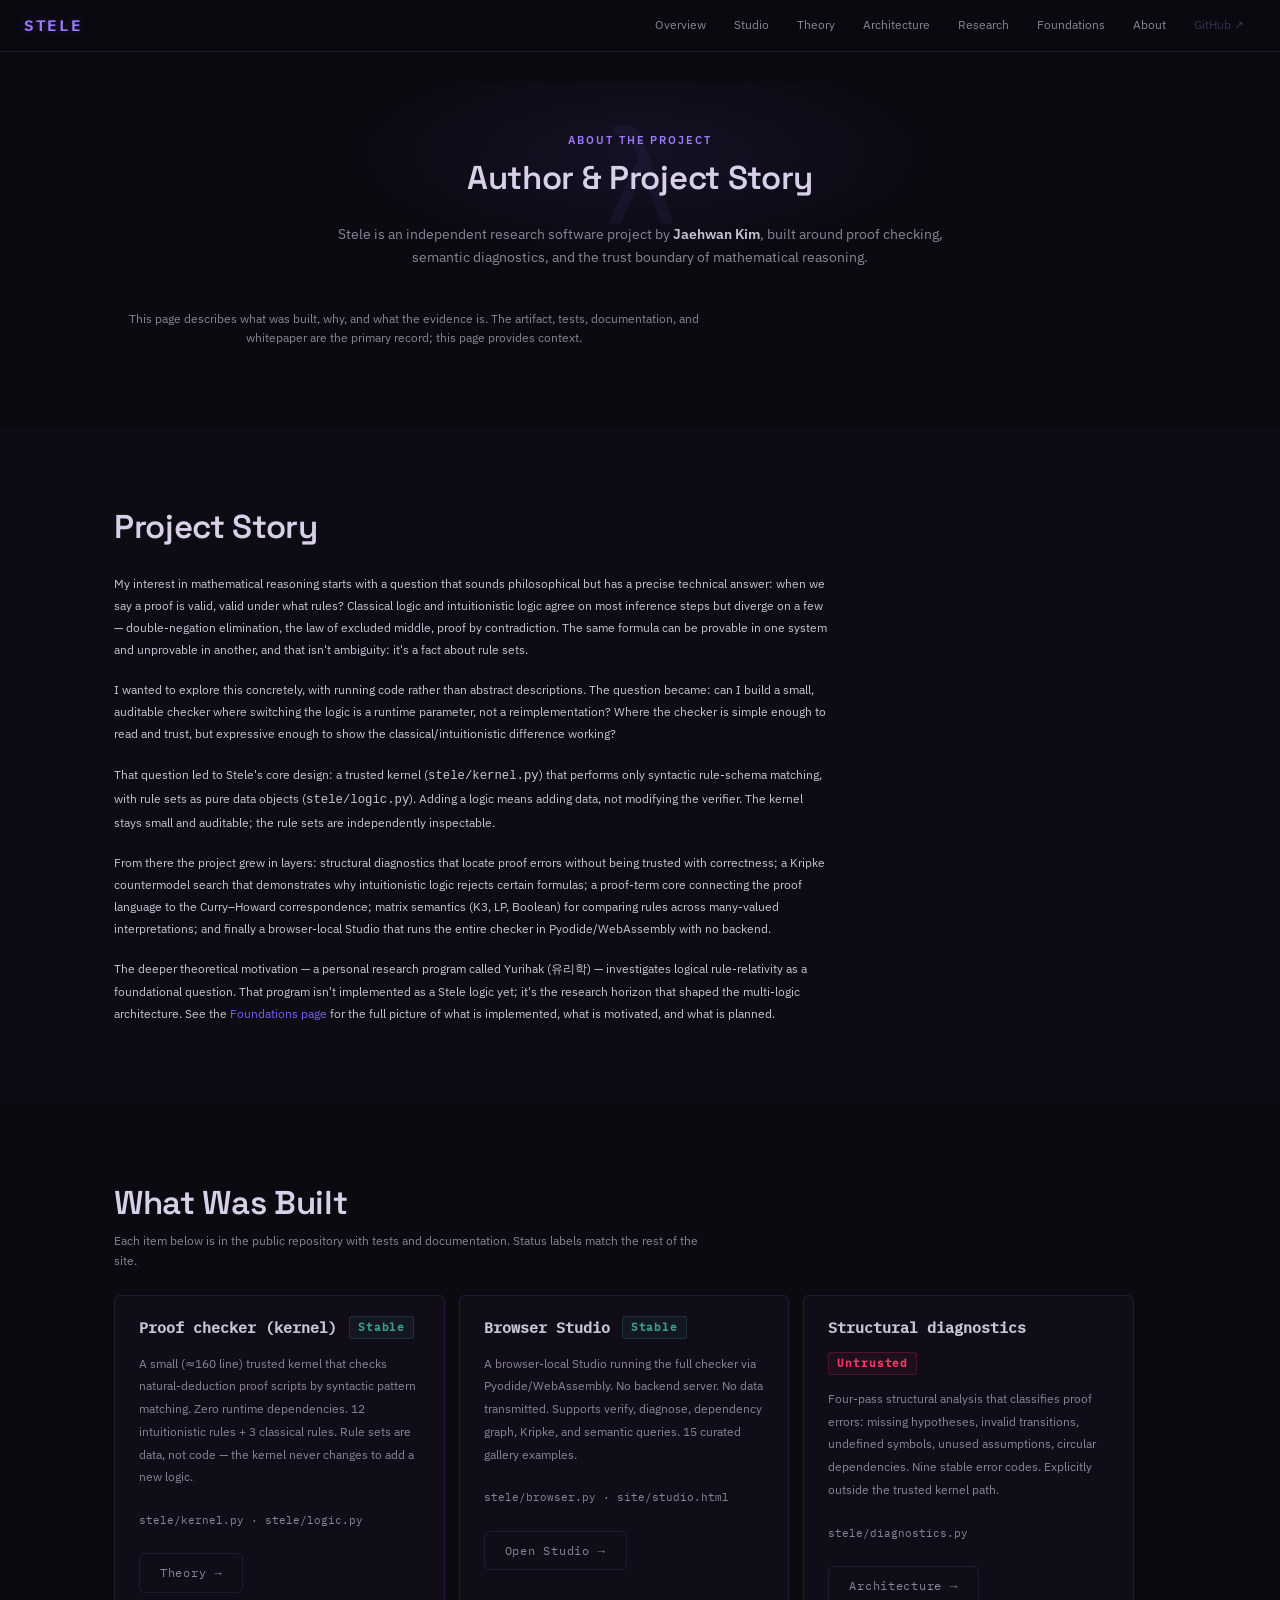
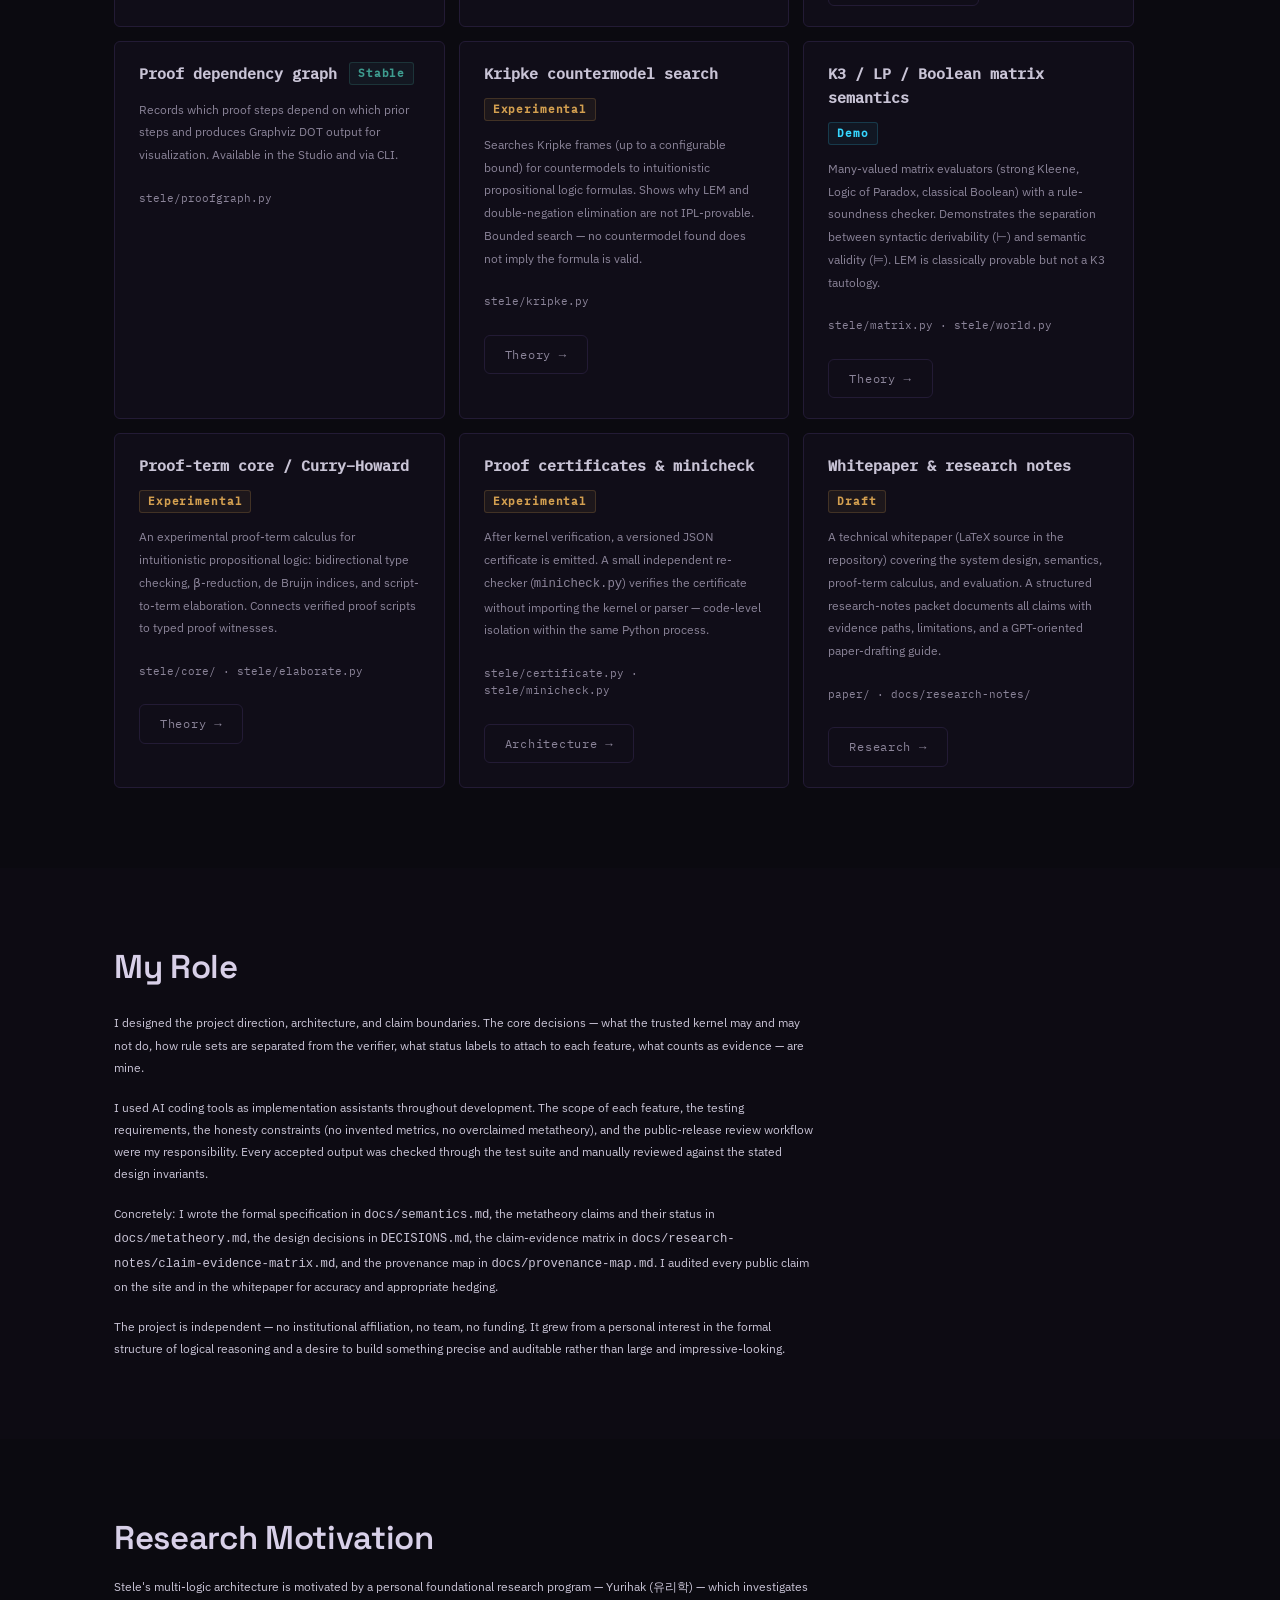
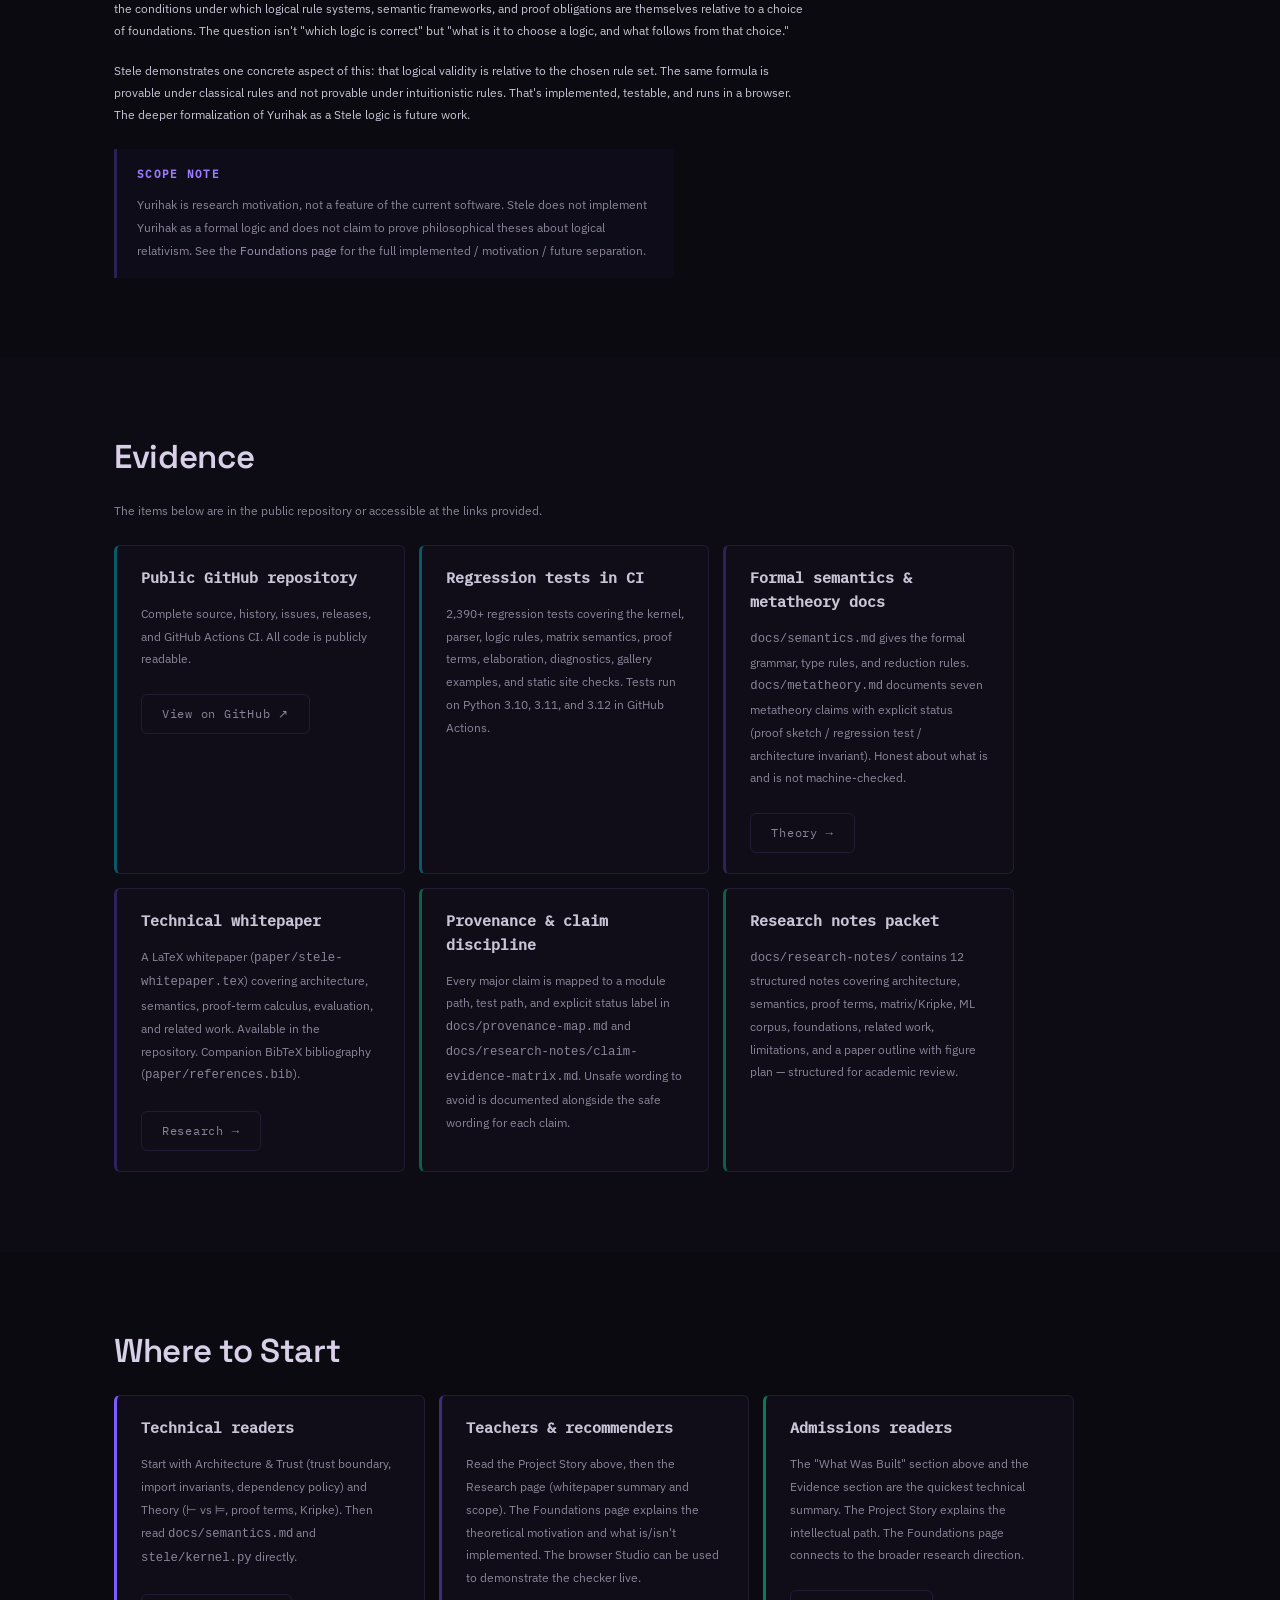
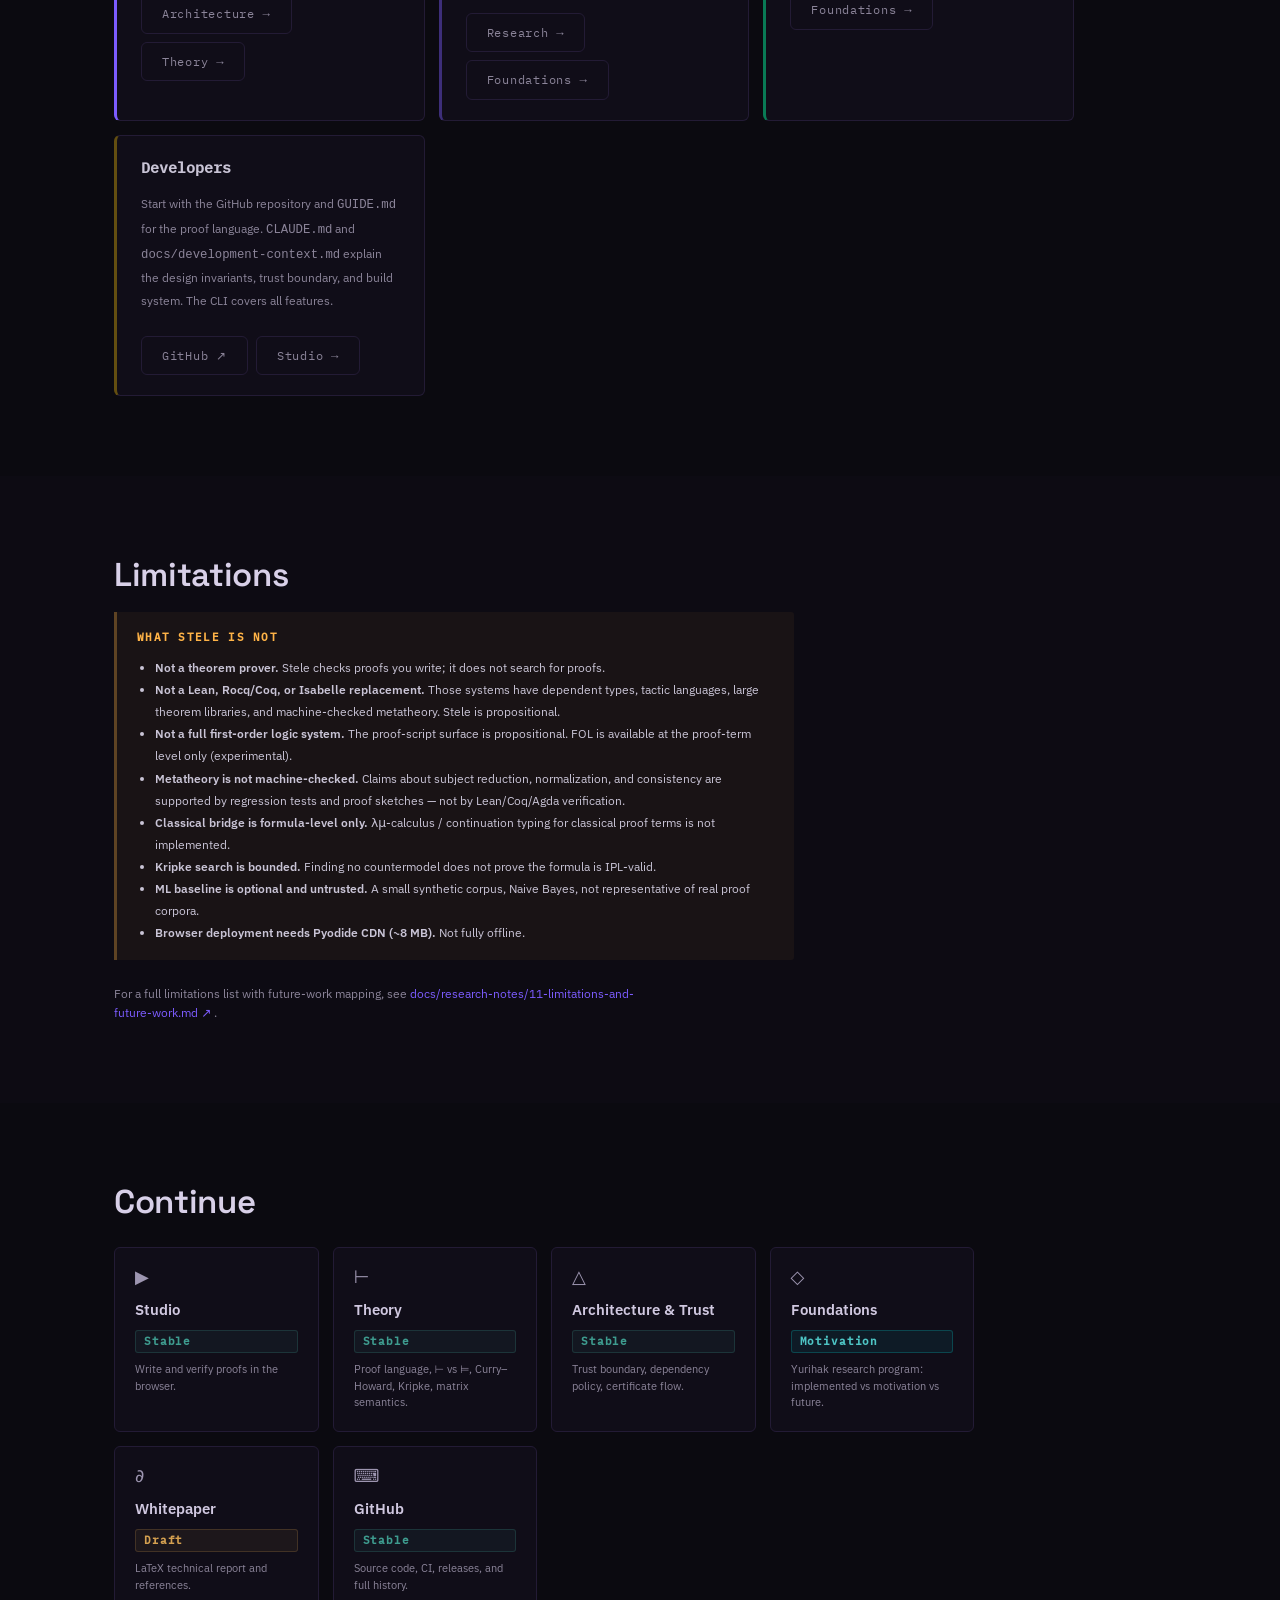
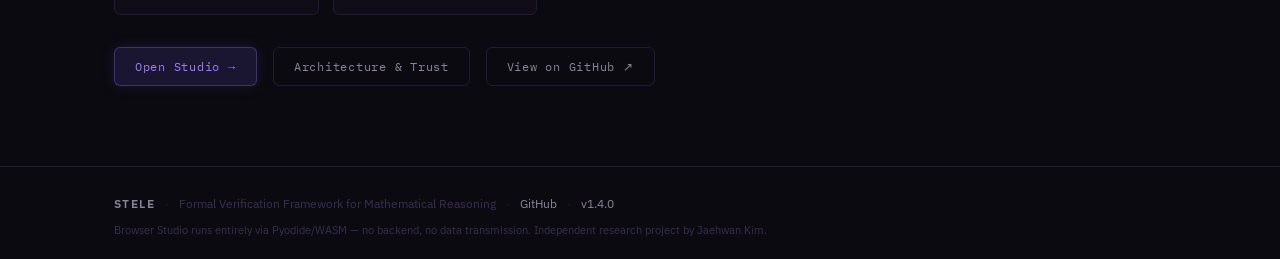
<file: site/about.html>
<!DOCTYPE html>
<html lang="en">
<head>
<meta charset="utf-8">
<meta name="viewport" content="width=device-width, initial-scale=1">
<title>Stele — About the Project</title>
<meta name="description"
  content="About Stele: a formal verification framework for mathematical reasoning, built as an independent research project by Jaehwan Kim.">
<meta property="og:title" content="Stele — About the Project">
<meta property="og:description" content="Stele is an independent research project by Jaehwan Kim. A browser-local proof checker with a ≈160-line trusted kernel, 2,390+ tests, and zero runtime dependencies.">
<meta property="og:type" content="website">
<meta name="twitter:card" content="summary">
<link rel="icon" href="favicon.svg" type="image/svg+xml">
<link rel="stylesheet" href="assets/fonts/fonts.css">
<link rel="stylesheet" href="assets/tokens.css">
<link rel="stylesheet" href="assets/stele_site.css">
<link rel="stylesheet" href="assets/components.css">
<link rel="stylesheet" href="assets/visuals.css">
</head>
<body>

<a href="#main-content" class="focus-skip">Skip to main content</a>

<nav class="site-nav" aria-label="Site navigation">
  <a class="nav-brand" href="index.html">STELE</a>
  <div class="nav-links">
    <a href="index.html">Overview</a>
    <a href="studio.html">Studio</a>
    <a href="theory.html">Theory</a>
    <a href="architecture.html">Architecture</a>
    <a href="research.html">Research</a>
    <a href="foundations.html">Foundations</a>
    <a href="about.html" aria-current="page">About</a>
    <a href="https://github.com/re-glow/stele-logic" target="_blank" rel="noopener"
       class="nav-link-gh">GitHub ↗</a>
  </div>
</nav>

<main class="page-main" id="main-content">

<!-- ── §1  Hero ──────────────────────────────────────────────────────────── -->
<section class="page-section" aria-labelledby="about-heading">
  <span class="page-motif" aria-hidden="true">λ</span>
  <div class="section-inner" style="position:relative;z-index:1">
    <span class="section-label">About the Project</span>
    <h1 id="about-heading" class="section-heading">
      Author &amp; Project Story
    </h1>
    <p class="section-sub" style="font-family:var(--font-sans);max-width:640px">
      Stele is an independent research software project by
      <strong>Jaehwan Kim</strong>, built around proof checking, semantic
      diagnostics, and the trust boundary of mathematical reasoning.
    </p>
    <p style="font-family:var(--font-sans);font-size:var(--text-sm);color:var(--muted);max-width:600px;margin-top:.5rem">
      This page describes what was built, why, and what the evidence is.
      The artifact, tests, documentation, and whitepaper are the primary record;
      this page provides context.
    </p>
  </div>
</section>

<!-- ── §2  Project Story ──────────────────────────────────────────────────── -->
<section class="page-section page-section--alt" aria-labelledby="story-heading">
  <div class="section-inner">
    <h2 id="story-heading" class="section-heading" style="margin-bottom:var(--space-6)">
      Project Story
    </h2>

    <div style="max-width:720px;font-family:var(--font-sans);font-size:var(--text-sm);line-height:1.8;color:var(--text)">
      <p style="margin-bottom:1.2rem">
        My interest in mathematical reasoning starts with a question that sounds
        philosophical but has a precise technical answer: when we say a proof is
        valid, valid under what rules? Classical logic and intuitionistic logic
        agree on most inference steps but diverge on a few — double-negation
        elimination, the law of excluded middle, proof by contradiction. The
        same formula can be provable in one system and unprovable in another,
        and that isn't ambiguity: it's a fact about rule sets.
      </p>
      <p style="margin-bottom:1.2rem">
        I wanted to explore this concretely, with running code rather than
        abstract descriptions. The question became: can I build a small,
        auditable checker where switching the logic is a runtime parameter,
        not a reimplementation? Where the checker is simple enough to read and
        trust, but expressive enough to show the classical/intuitionistic
        difference working?
      </p>
      <p style="margin-bottom:1.2rem">
        That question led to Stele's core design: a trusted kernel
        (<code>stele/kernel.py</code>) that performs only syntactic
        rule-schema matching, with rule sets as pure data objects
        (<code>stele/logic.py</code>). Adding a logic means adding data,
        not modifying the verifier. The kernel stays small and auditable;
        the rule sets are independently inspectable.
      </p>
      <p style="margin-bottom:1.2rem">
        From there the project grew in layers: structural diagnostics that
        locate proof errors without being trusted with correctness; a Kripke
        countermodel search that demonstrates why intuitionistic logic rejects
        certain formulas; a proof-term core connecting the proof language to
        the Curry–Howard correspondence; matrix semantics (K3, LP, Boolean) for
        comparing rules across many-valued interpretations; and finally a
        browser-local Studio that runs the entire checker in Pyodide/WebAssembly
        with no backend.
      </p>
      <p>
        The deeper theoretical motivation — a personal research program called
        Yurihak (유리학) — investigates logical rule-relativity as a
        foundational question. That program isn't implemented as a Stele logic
        yet; it's the research horizon that shaped the multi-logic architecture.
        See the <a href="foundations.html" style="color:var(--accent)">Foundations page</a>
        for the full picture of what is implemented, what is motivated, and what
        is planned.
      </p>
    </div>
  </div>
</section>

<!-- ── §3  What I Built ───────────────────────────────────────────────────── -->
<section class="page-section" aria-labelledby="built-heading">
  <div class="section-inner">
    <h2 id="built-heading" class="section-heading" style="margin-bottom:var(--space-2)">
      What Was Built
    </h2>
    <p style="font-family:var(--font-sans);font-size:var(--text-sm);color:var(--muted);max-width:600px;margin-bottom:var(--space-6)">
      Each item below is in the public repository with tests and documentation.
      Status labels match the rest of the site.
    </p>

    <div style="display:grid;grid-template-columns:repeat(auto-fit,minmax(280px,1fr));gap:14px;max-width:1020px">

      <div class="trust-card">
        <div class="trust-card-header">
          <span class="trust-card-name">Proof checker (kernel)</span>
          <span class="badge badge-stable">Stable</span>
        </div>
        <div class="trust-card-body">
          A small (≈160 line) trusted kernel that checks natural-deduction
          proof scripts by syntactic pattern matching. Zero runtime dependencies.
          12 intuitionistic rules + 3 classical rules. Rule sets are data, not
          code — the kernel never changes to add a new logic.
        </div>
        <div style="margin-top:var(--space-3);font-family:var(--font-mono);font-size:.72rem;color:var(--muted)">
          stele/kernel.py · stele/logic.py
        </div>
        <a href="theory.html" class="btn btn-ghost"
           style="align-self:flex-start;margin-top:var(--space-3)">Theory →</a>
      </div>

      <div class="trust-card">
        <div class="trust-card-header">
          <span class="trust-card-name">Browser Studio</span>
          <span class="badge badge-stable">Stable</span>
        </div>
        <div class="trust-card-body">
          A browser-local Studio running the full checker via Pyodide/WebAssembly.
          No backend server. No data transmitted. Supports verify, diagnose,
          dependency graph, Kripke, and semantic queries. 15 curated gallery examples.
        </div>
        <div style="margin-top:var(--space-3);font-family:var(--font-mono);font-size:.72rem;color:var(--muted)">
          stele/browser.py · site/studio.html
        </div>
        <a href="studio.html" class="btn btn-ghost"
           style="align-self:flex-start;margin-top:var(--space-3)">Open Studio →</a>
      </div>

      <div class="trust-card">
        <div class="trust-card-header">
          <span class="trust-card-name">Structural diagnostics</span>
          <span class="badge badge-untrusted">Untrusted</span>
        </div>
        <div class="trust-card-body">
          Four-pass structural analysis that classifies proof errors: missing
          hypotheses, invalid transitions, undefined symbols, unused assumptions,
          circular dependencies. Nine stable error codes. Explicitly outside the
          trusted kernel path.
        </div>
        <div style="margin-top:var(--space-3);font-family:var(--font-mono);font-size:.72rem;color:var(--muted)">
          stele/diagnostics.py
        </div>
        <a href="architecture.html" class="btn btn-ghost"
           style="align-self:flex-start;margin-top:var(--space-3)">Architecture →</a>
      </div>

      <div class="trust-card">
        <div class="trust-card-header">
          <span class="trust-card-name">Proof dependency graph</span>
          <span class="badge badge-stable">Stable</span>
        </div>
        <div class="trust-card-body">
          Records which proof steps depend on which prior steps and produces
          Graphviz DOT output for visualization. Available in the Studio and
          via CLI.
        </div>
        <div style="margin-top:var(--space-3);font-family:var(--font-mono);font-size:.72rem;color:var(--muted)">
          stele/proofgraph.py
        </div>
      </div>

      <div class="trust-card">
        <div class="trust-card-header">
          <span class="trust-card-name">Kripke countermodel search</span>
          <span class="badge badge-experimental">Experimental</span>
        </div>
        <div class="trust-card-body">
          Searches Kripke frames (up to a configurable bound) for countermodels
          to intuitionistic propositional logic formulas. Shows why LEM and
          double-negation elimination are not IPL-provable. Bounded search — no
          countermodel found does not imply the formula is valid.
        </div>
        <div style="margin-top:var(--space-3);font-family:var(--font-mono);font-size:.72rem;color:var(--muted)">
          stele/kripke.py
        </div>
        <a href="theory.html" class="btn btn-ghost"
           style="align-self:flex-start;margin-top:var(--space-3)">Theory →</a>
      </div>

      <div class="trust-card">
        <div class="trust-card-header">
          <span class="trust-card-name">K3 / LP / Boolean matrix semantics</span>
          <span class="badge badge-demo">Demo</span>
        </div>
        <div class="trust-card-body">
          Many-valued matrix evaluators (strong Kleene, Logic of Paradox,
          classical Boolean) with a rule-soundness checker. Demonstrates the
          separation between syntactic derivability (⊢) and semantic validity
          (⊨). LEM is classically provable but not a K3 tautology.
        </div>
        <div style="margin-top:var(--space-3);font-family:var(--font-mono);font-size:.72rem;color:var(--muted)">
          stele/matrix.py · stele/world.py
        </div>
        <a href="theory.html" class="btn btn-ghost"
           style="align-self:flex-start;margin-top:var(--space-3)">Theory →</a>
      </div>

      <div class="trust-card">
        <div class="trust-card-header">
          <span class="trust-card-name">Proof-term core / Curry–Howard</span>
          <span class="badge badge-experimental">Experimental</span>
        </div>
        <div class="trust-card-body">
          An experimental proof-term calculus for intuitionistic propositional
          logic: bidirectional type checking, β-reduction, de Bruijn indices,
          and script-to-term elaboration. Connects verified proof scripts to
          typed proof witnesses.
        </div>
        <div style="margin-top:var(--space-3);font-family:var(--font-mono);font-size:.72rem;color:var(--muted)">
          stele/core/ · stele/elaborate.py
        </div>
        <a href="theory.html" class="btn btn-ghost"
           style="align-self:flex-start;margin-top:var(--space-3)">Theory →</a>
      </div>

      <div class="trust-card">
        <div class="trust-card-header">
          <span class="trust-card-name">Proof certificates &amp; minicheck</span>
          <span class="badge badge-experimental">Experimental</span>
        </div>
        <div class="trust-card-body">
          After kernel verification, a versioned JSON certificate is emitted.
          A small independent re-checker (<code>minicheck.py</code>) verifies the
          certificate without importing the kernel or parser — code-level isolation
          within the same Python process.
        </div>
        <div style="margin-top:var(--space-3);font-family:var(--font-mono);font-size:.72rem;color:var(--muted)">
          stele/certificate.py · stele/minicheck.py
        </div>
        <a href="architecture.html" class="btn btn-ghost"
           style="align-self:flex-start;margin-top:var(--space-3)">Architecture →</a>
      </div>

      <div class="trust-card">
        <div class="trust-card-header">
          <span class="trust-card-name">Whitepaper &amp; research notes</span>
          <span class="badge badge-experimental">Draft</span>
        </div>
        <div class="trust-card-body">
          A technical whitepaper (LaTeX source in the repository) covering the
          system design, semantics, proof-term calculus, and evaluation.
          A structured research-notes packet documents all claims with evidence
          paths, limitations, and a GPT-oriented paper-drafting guide.
        </div>
        <div style="margin-top:var(--space-3);font-family:var(--font-mono);font-size:.72rem;color:var(--muted)">
          paper/ · docs/research-notes/
        </div>
        <a href="research.html" class="btn btn-ghost"
           style="align-self:flex-start;margin-top:var(--space-3)">Research →</a>
      </div>

    </div>
  </div>
</section>

<!-- ── §4  My Role ────────────────────────────────────────────────────────── -->
<section class="page-section page-section--alt" aria-labelledby="role-heading">
  <div class="section-inner">
    <h2 id="role-heading" class="section-heading" style="margin-bottom:var(--space-6)">
      My Role
    </h2>

    <div style="max-width:700px;font-family:var(--font-sans);font-size:var(--text-sm);line-height:1.8;color:var(--text)">
      <p style="margin-bottom:1.2rem">
        I designed the project direction, architecture, and claim boundaries.
        The core decisions — what the trusted kernel may and may not do, how
        rule sets are separated from the verifier, what status labels to attach
        to each feature, what counts as evidence — are mine.
      </p>
      <p style="margin-bottom:1.2rem">
        I used AI coding tools as implementation assistants throughout
        development. The scope of each feature, the testing requirements,
        the honesty constraints (no invented metrics, no overclaimed
        metatheory), and the public-release review workflow were my
        responsibility. Every accepted output was checked through the test
        suite and manually reviewed against the stated design invariants.
      </p>
      <p style="margin-bottom:1.2rem">
        Concretely: I wrote the formal specification in
        <code>docs/semantics.md</code>, the metatheory claims and their
        status in <code>docs/metatheory.md</code>, the design decisions in
        <code>DECISIONS.md</code>, the claim-evidence matrix in
        <code>docs/research-notes/claim-evidence-matrix.md</code>, and the
        provenance map in <code>docs/provenance-map.md</code>. I audited
        every public claim on the site and in the whitepaper for
        accuracy and appropriate hedging.
      </p>
      <p>
        The project is independent — no institutional affiliation, no team,
        no funding. It grew from a personal interest in the formal structure
        of logical reasoning and a desire to build something precise and
        auditable rather than large and impressive-looking.
      </p>
    </div>
  </div>
</section>

<!-- ── §5  Research Motivation ───────────────────────────────────────────── -->
<section class="page-section" aria-labelledby="motivation-heading">
  <div class="section-inner">
    <h2 id="motivation-heading" class="section-heading" style="margin-bottom:var(--space-4)">
      Research Motivation
    </h2>

    <div style="max-width:700px;font-family:var(--font-sans);font-size:var(--text-sm);line-height:1.8;color:var(--text);margin-bottom:var(--space-6)">
      <p style="margin-bottom:1.2rem">
        Stele's multi-logic architecture is motivated by a personal
        foundational research program — Yurihak (유리학) — which investigates
        the conditions under which logical rule systems, semantic frameworks,
        and proof obligations are themselves relative to a choice of foundations.
        The question isn't "which logic is correct" but "what is it to choose a
        logic, and what follows from that choice."
      </p>
      <p>
        Stele demonstrates one concrete aspect of this: that logical validity is
        relative to the chosen rule set. The same formula is provable under
        classical rules and not provable under intuitionistic rules. That's
        implemented, testable, and runs in a browser.
        The deeper formalization of Yurihak as a Stele logic is future work.
      </p>
    </div>

    <div class="callout callout-info" style="max-width:560px">
      <span class="callout-label">Scope note</span>
      <p>
        Yurihak is research motivation, not a feature of the current software.
        Stele does not implement Yurihak as a formal logic and does not claim
        to prove philosophical theses about logical relativism.
        See the <a href="foundations.html">Foundations page</a> for the full
        implemented / motivation / future separation.
      </p>
    </div>
  </div>
</section>

<!-- ── §6  Evidence of Seriousness ──────────────────────────────────────── -->
<section class="page-section page-section--alt" aria-labelledby="evidence-heading">
  <div class="section-inner">
    <h2 id="evidence-heading" class="section-heading" style="margin-bottom:var(--space-6)">
      Evidence
    </h2>
    <p style="font-family:var(--font-sans);font-size:var(--text-sm);color:var(--muted);max-width:540px;margin-bottom:var(--space-6)">
      The items below are in the public repository or accessible at the links provided.
    </p>

    <div style="display:grid;grid-template-columns:repeat(auto-fit,minmax(240px,1fr));gap:14px;max-width:900px">

      <div class="trust-card" style="border-left:3px solid rgba(0,232,255,.35)">
        <div class="trust-card-header">
          <span class="trust-card-name">Public GitHub repository</span>
        </div>
        <div class="trust-card-body">
          Complete source, history, issues, releases, and GitHub Actions CI.
          All code is publicly readable.
        </div>
        <a href="https://github.com/re-glow/stele-logic" target="_blank" rel="noopener"
           class="btn btn-ghost" style="align-self:flex-start;margin-top:var(--space-3)">
          View on GitHub ↗
        </a>
      </div>

      <div class="trust-card" style="border-left:3px solid rgba(0,232,255,.35)">
        <div class="trust-card-header">
          <span class="trust-card-name">Regression tests in CI</span>
        </div>
        <div class="trust-card-body">
          2,390+ regression tests covering the kernel, parser, logic rules,
          matrix semantics, proof terms, elaboration, diagnostics, gallery
          examples, and static site checks. Tests run on Python 3.10, 3.11,
          and 3.12 in GitHub Actions.
        </div>
      </div>

      <div class="trust-card" style="border-left:3px solid rgba(124,92,255,.28)">
        <div class="trust-card-header">
          <span class="trust-card-name">Formal semantics &amp; metatheory docs</span>
        </div>
        <div class="trust-card-body">
          <code>docs/semantics.md</code> gives the formal grammar, type rules,
          and reduction rules. <code>docs/metatheory.md</code> documents seven
          metatheory claims with explicit status (proof sketch / regression
          test / architecture invariant). Honest about what is and is not
          machine-checked.
        </div>
        <a href="theory.html" class="btn btn-ghost"
           style="align-self:flex-start;margin-top:var(--space-3)">Theory →</a>
      </div>

      <div class="trust-card" style="border-left:3px solid rgba(124,92,255,.28)">
        <div class="trust-card-header">
          <span class="trust-card-name">Technical whitepaper</span>
        </div>
        <div class="trust-card-body">
          A LaTeX whitepaper (<code>paper/stele-whitepaper.tex</code>) covering
          architecture, semantics, proof-term calculus, evaluation, and related
          work. Available in the repository. Companion BibTeX bibliography
          (<code>paper/references.bib</code>).
        </div>
        <a href="research.html" class="btn btn-ghost"
           style="align-self:flex-start;margin-top:var(--space-3)">Research →</a>
      </div>

      <div class="trust-card" style="border-left:3px solid rgba(0,255,159,.35)">
        <div class="trust-card-header">
          <span class="trust-card-name">Provenance &amp; claim discipline</span>
        </div>
        <div class="trust-card-body">
          Every major claim is mapped to a module path, test path, and
          explicit status label in
          <code>docs/provenance-map.md</code> and
          <code>docs/research-notes/claim-evidence-matrix.md</code>.
          Unsafe wording to avoid is documented alongside the safe wording
          for each claim.
        </div>
      </div>

      <div class="trust-card" style="border-left:3px solid rgba(0,255,159,.35)">
        <div class="trust-card-header">
          <span class="trust-card-name">Research notes packet</span>
        </div>
        <div class="trust-card-body">
          <code>docs/research-notes/</code> contains 12 structured notes
          covering architecture, semantics, proof terms, matrix/Kripke,
          ML corpus, foundations, related work, limitations, and a paper
          outline with figure plan — structured for academic review.
        </div>
      </div>

    </div>
  </div>
</section>

<!-- ── §7  For Different Readers ─────────────────────────────────────────── -->
<section class="page-section" aria-labelledby="readers-heading">
  <div class="section-inner">
    <h2 id="readers-heading" class="section-heading" style="margin-bottom:var(--space-6)">
      Where to Start
    </h2>

    <div style="display:grid;grid-template-columns:repeat(auto-fit,minmax(240px,1fr));gap:14px;max-width:960px">

      <div class="trust-card" style="border-left:3px solid var(--accent)">
        <div class="trust-card-header">
          <span class="trust-card-name">Technical readers</span>
        </div>
        <div class="trust-card-body">
          Start with Architecture &amp; Trust (trust boundary, import invariants,
          dependency policy) and Theory (⊢ vs ⊨, proof terms, Kripke). Then read
          <code>docs/semantics.md</code> and <code>stele/kernel.py</code> directly.
        </div>
        <div style="display:flex;gap:8px;flex-wrap:wrap;margin-top:var(--space-3)">
          <a href="architecture.html" class="btn btn-ghost">Architecture →</a>
          <a href="theory.html" class="btn btn-ghost">Theory →</a>
        </div>
      </div>

      <div class="trust-card" style="border-left:3px solid rgba(124,92,255,.42)">
        <div class="trust-card-header">
          <span class="trust-card-name">Teachers &amp; recommenders</span>
        </div>
        <div class="trust-card-body">
          Read the Project Story above, then the Research page (whitepaper
          summary and scope). The Foundations page explains the theoretical
          motivation and what is/isn't implemented. The browser Studio can
          be used to demonstrate the checker live.
        </div>
        <div style="display:flex;gap:8px;flex-wrap:wrap;margin-top:var(--space-3)">
          <a href="research.html" class="btn btn-ghost">Research →</a>
          <a href="foundations.html" class="btn btn-ghost">Foundations →</a>
        </div>
      </div>

      <div class="trust-card" style="border-left:3px solid rgba(0,255,159,.45)">
        <div class="trust-card-header">
          <span class="trust-card-name">Admissions readers</span>
        </div>
        <div class="trust-card-body">
          The "What Was Built" section above and the Evidence section are the
          quickest technical summary. The Project Story explains the
          intellectual path. The Foundations page connects to the broader
          research direction.
        </div>
        <div style="display:flex;gap:8px;flex-wrap:wrap;margin-top:var(--space-3)">
          <a href="foundations.html" class="btn btn-ghost">Foundations →</a>
        </div>
      </div>

      <div class="trust-card" style="border-left:3px solid rgba(255,200,0,.35)">
        <div class="trust-card-header">
          <span class="trust-card-name">Developers</span>
        </div>
        <div class="trust-card-body">
          Start with the GitHub repository and <code>GUIDE.md</code> for the
          proof language. <code>CLAUDE.md</code> and
          <code>docs/development-context.md</code> explain the design
          invariants, trust boundary, and build system. The CLI covers all
          features.
        </div>
        <div style="display:flex;gap:8px;flex-wrap:wrap;margin-top:var(--space-3)">
          <a href="https://github.com/re-glow/stele-logic" target="_blank" rel="noopener"
             class="btn btn-ghost">GitHub ↗</a>
          <a href="studio.html" class="btn btn-ghost">Studio →</a>
        </div>
      </div>

    </div>
  </div>
</section>

<!-- ── §8  Limitations ────────────────────────────────────────────────────── -->
<section class="page-section page-section--alt" aria-labelledby="limits-heading">
  <div class="section-inner">
    <h2 id="limits-heading" class="section-heading" style="margin-bottom:var(--space-4)">
      Limitations
    </h2>

    <div class="callout callout-warning" style="max-width:680px;margin-bottom:var(--space-6)">
      <span class="callout-label">What Stele is not</span>
      <ul style="font-family:var(--font-sans);font-size:var(--text-sm);line-height:1.8;margin:0;padding-left:1.2rem;color:var(--text)">
        <li><strong>Not a theorem prover.</strong> Stele checks proofs you write; it does not search for proofs.</li>
        <li><strong>Not a Lean, Rocq/Coq, or Isabelle replacement.</strong> Those systems have dependent types, tactic languages, large theorem libraries, and machine-checked metatheory. Stele is propositional.</li>
        <li><strong>Not a full first-order logic system.</strong> The proof-script surface is propositional. FOL is available at the proof-term level only (experimental).</li>
        <li><strong>Metatheory is not machine-checked.</strong> Claims about subject reduction, normalization, and consistency are supported by regression tests and proof sketches — not by Lean/Coq/Agda verification.</li>
        <li><strong>Classical bridge is formula-level only.</strong> λμ-calculus / continuation typing for classical proof terms is not implemented.</li>
        <li><strong>Kripke search is bounded.</strong> Finding no countermodel does not prove the formula is IPL-valid.</li>
        <li><strong>ML baseline is optional and untrusted.</strong> A small synthetic corpus, Naive Bayes, not representative of real proof corpora.</li>
        <li><strong>Browser deployment needs Pyodide CDN (~8 MB).</strong> Not fully offline.</li>
      </ul>
    </div>

    <p style="font-family:var(--font-sans);font-size:var(--text-sm);color:var(--muted);max-width:540px">
      For a full limitations list with future-work mapping, see
      <a href="https://github.com/re-glow/stele-logic/blob/main/docs/research-notes/11-limitations-and-future-work.md"
         target="_blank" rel="noopener" style="color:var(--accent)">
        docs/research-notes/11-limitations-and-future-work.md ↗
      </a>.
    </p>
  </div>
</section>

<!-- ── §9  CTA ────────────────────────────────────────────────────────────── -->
<section class="page-section" aria-labelledby="cta-heading">
  <div class="section-inner">
    <h2 id="cta-heading" class="section-heading" style="margin-bottom:var(--space-6)">
      Continue
    </h2>

    <div style="display:grid;grid-template-columns:repeat(auto-fit,minmax(200px,1fr));gap:14px;max-width:860px;margin-bottom:var(--space-8)">
      <a class="doc-link-card" href="studio.html">
        <span class="doc-link-icon" aria-hidden="true">▶</span>
        <span class="doc-link-title">Studio</span>
        <span class="badge badge-stable">Stable</span>
        <span class="doc-link-desc">Write and verify proofs in the browser.</span>
      </a>
      <a class="doc-link-card" href="theory.html">
        <span class="doc-link-icon" aria-hidden="true">⊢</span>
        <span class="doc-link-title">Theory</span>
        <span class="badge badge-stable">Stable</span>
        <span class="doc-link-desc">Proof language, ⊢ vs ⊨, Curry–Howard, Kripke, matrix semantics.</span>
      </a>
      <a class="doc-link-card" href="architecture.html">
        <span class="doc-link-icon" aria-hidden="true">△</span>
        <span class="doc-link-title">Architecture &amp; Trust</span>
        <span class="badge badge-stable">Stable</span>
        <span class="doc-link-desc">Trust boundary, dependency policy, certificate flow.</span>
      </a>
      <a class="doc-link-card" href="foundations.html">
        <span class="doc-link-icon" aria-hidden="true">◇</span>
        <span class="doc-link-title">Foundations</span>
        <span class="badge badge-motivation">Motivation</span>
        <span class="doc-link-desc">Yurihak research program: implemented vs motivation vs future.</span>
      </a>
      <a class="doc-link-card" href="research.html">
        <span class="doc-link-icon" aria-hidden="true">∂</span>
        <span class="doc-link-title">Whitepaper</span>
        <span class="badge badge-experimental">Draft</span>
        <span class="doc-link-desc">LaTeX technical report and references.</span>
      </a>
      <a class="doc-link-card" href="https://github.com/re-glow/stele-logic"
         target="_blank" rel="noopener">
        <span class="doc-link-icon" aria-hidden="true">⌨</span>
        <span class="doc-link-title">GitHub</span>
        <span class="badge badge-stable">Stable</span>
        <span class="doc-link-desc">Source code, CI, releases, and full history.</span>
      </a>
    </div>

    <div style="display:flex;flex-wrap:wrap;gap:var(--space-4)">
      <a href="studio.html" class="btn btn-primary">Open Studio →</a>
      <a href="architecture.html" class="btn btn-ghost">Architecture &amp; Trust</a>
      <a href="https://github.com/re-glow/stele-logic" target="_blank" rel="noopener"
         class="btn btn-ghost">View on GitHub ↗</a>
    </div>
  </div>
</section>

</main>

<footer class="site-footer" aria-label="Site footer">
  <div class="section-inner">
    <div class="footer-inner">
      <span class="footer-brand">STELE</span>
      <span class="footer-sep">·</span>
      <span>Formal Verification Framework for Mathematical Reasoning</span>
      <span class="footer-sep">·</span>
      <a href="https://github.com/re-glow/stele-logic" target="_blank" rel="noopener">GitHub</a>
      <span class="footer-sep">·</span>
      <a href="https://github.com/re-glow/stele-logic/blob/main/CHANGELOG.md" target="_blank" rel="noopener">v1.4.0</a>
    </div>
    <div class="footer-note">
      Browser Studio runs entirely via Pyodide/WASM — no backend, no data transmission.
      Independent research project by Jaehwan Kim.
    </div>
  </div>
</footer>

</body>
</html>
</file>
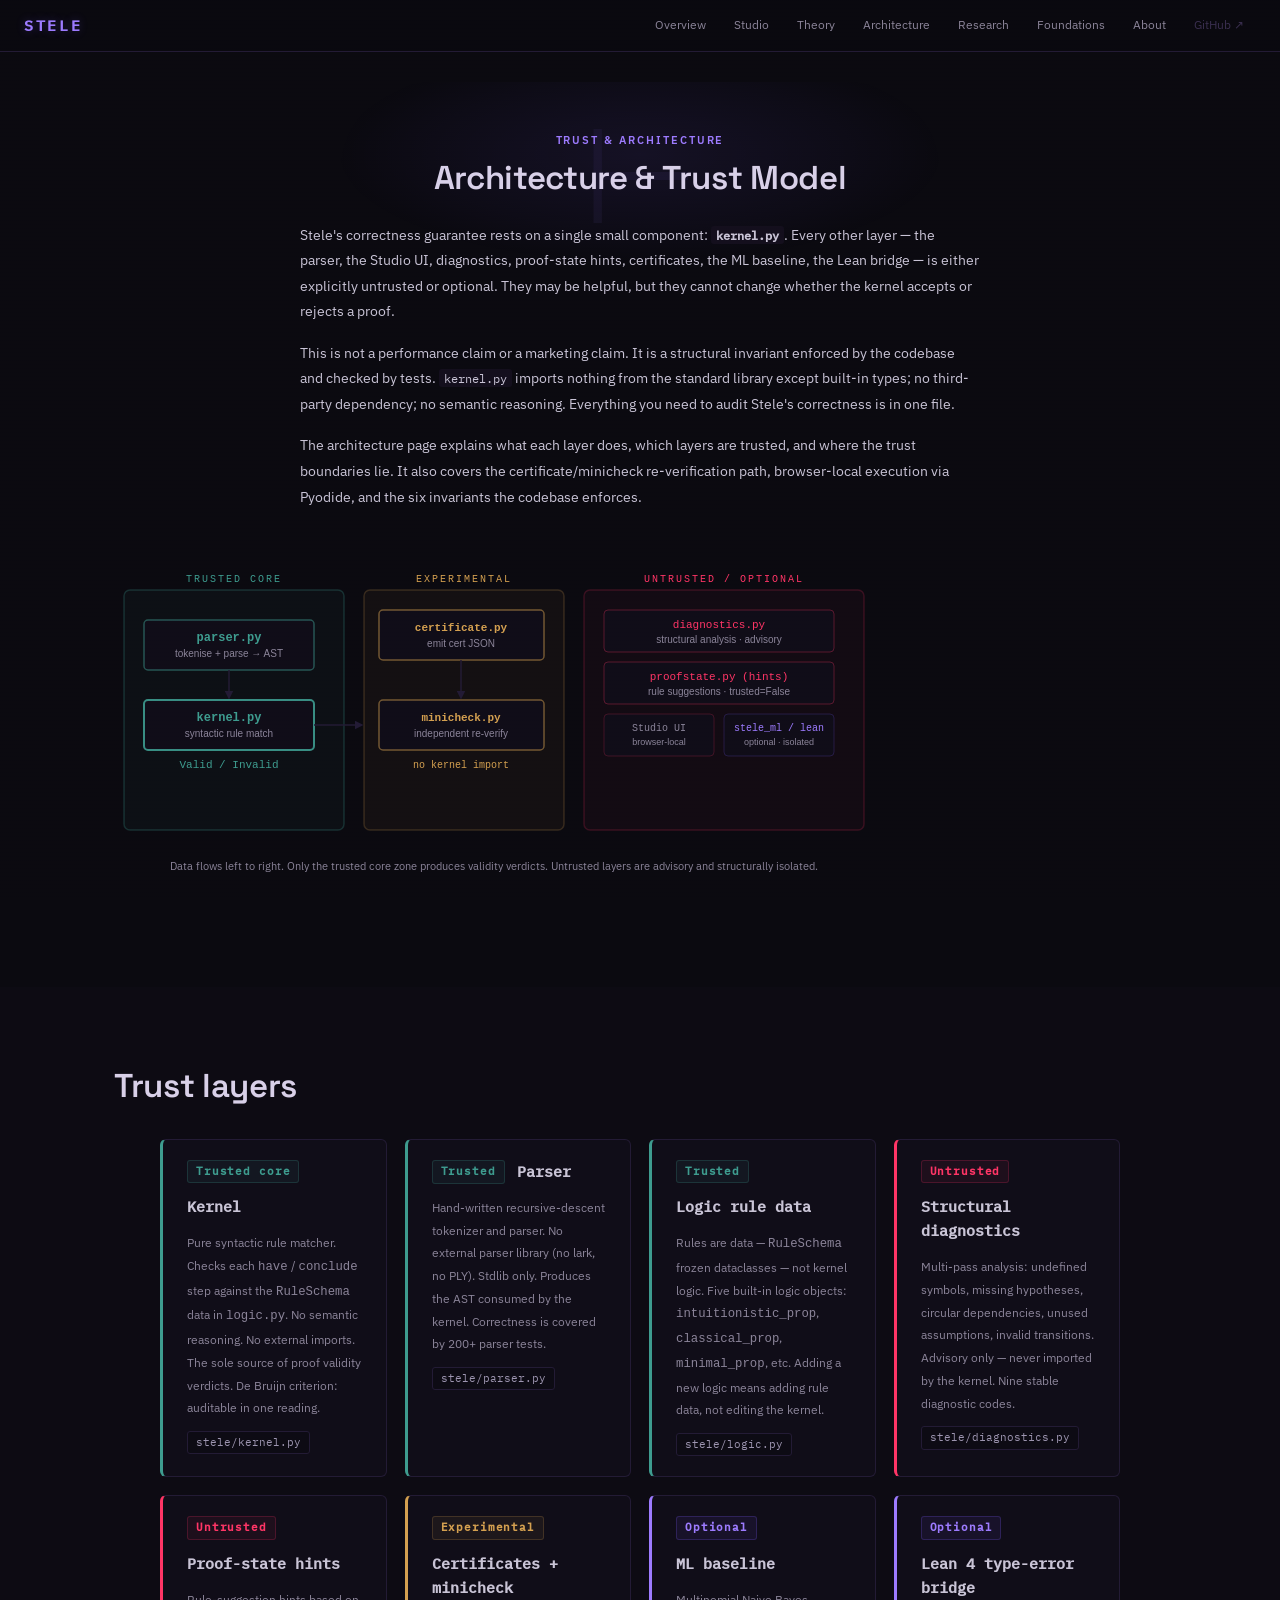
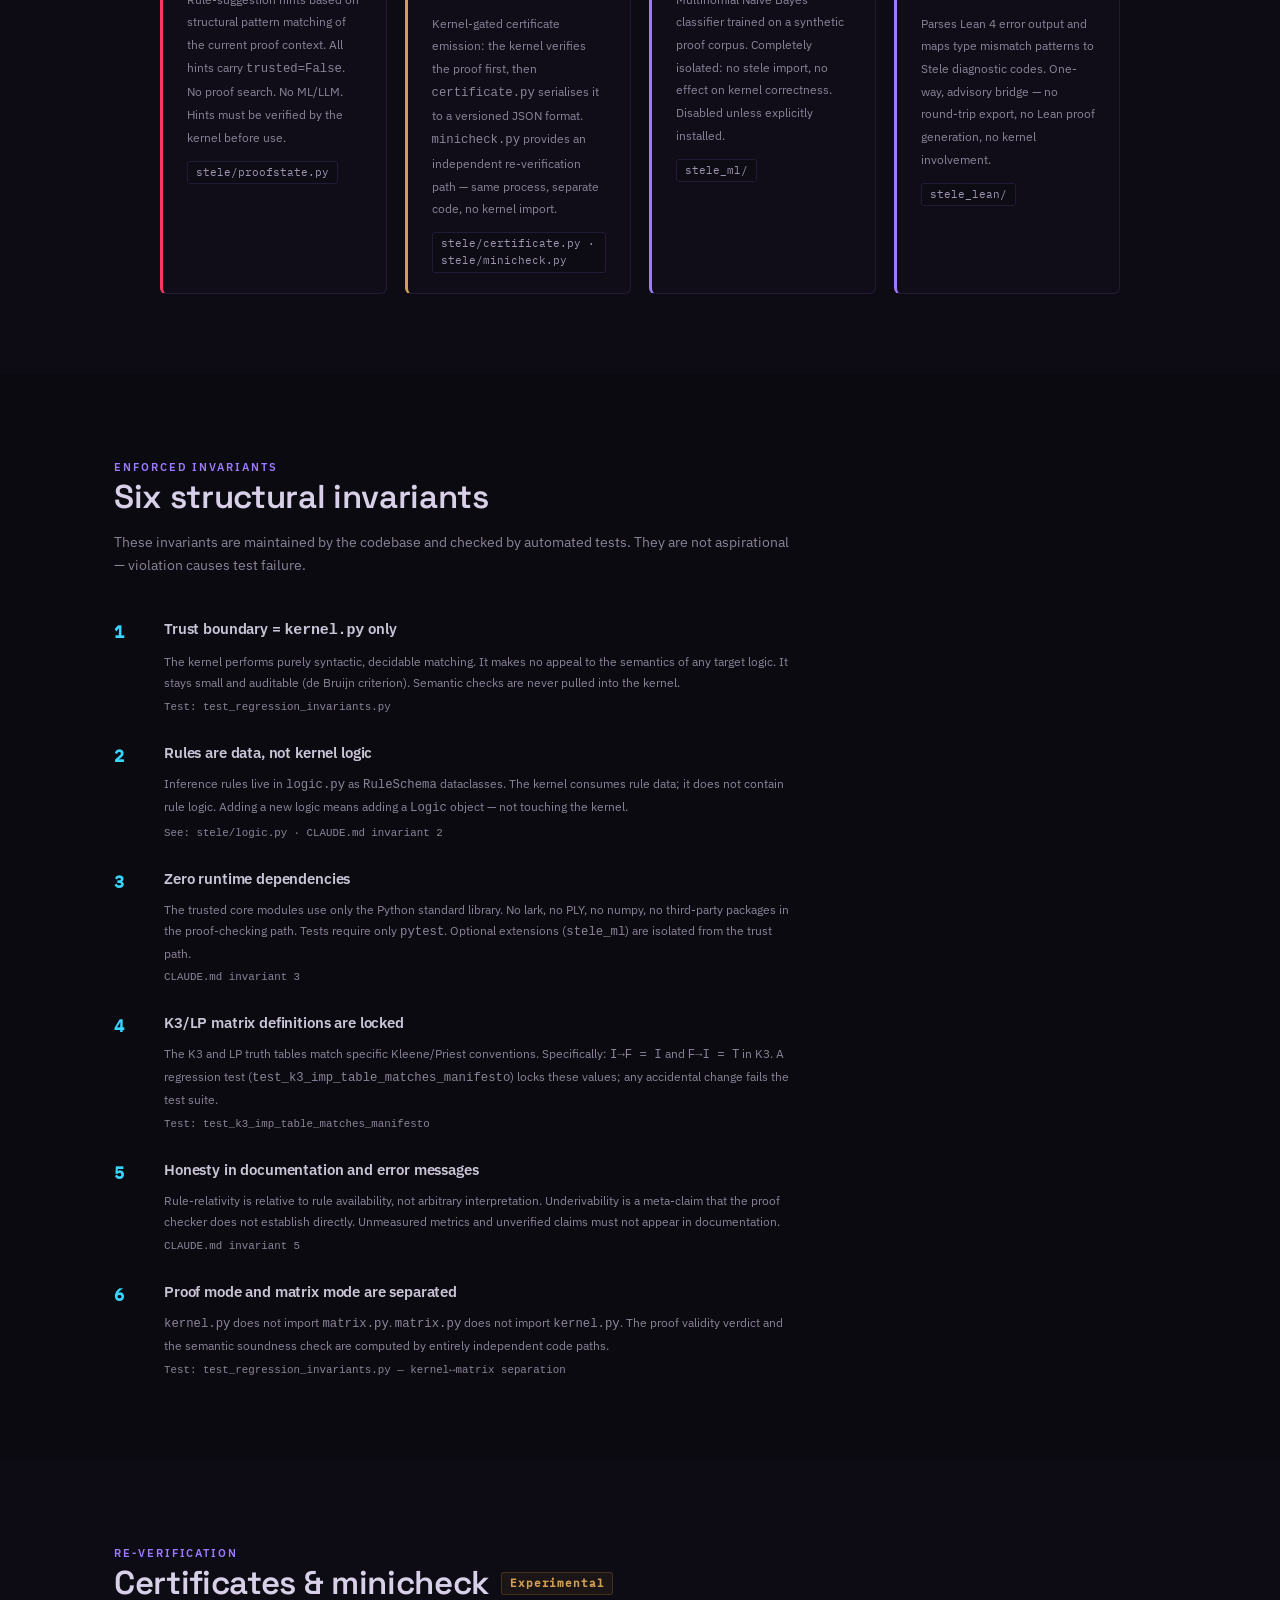
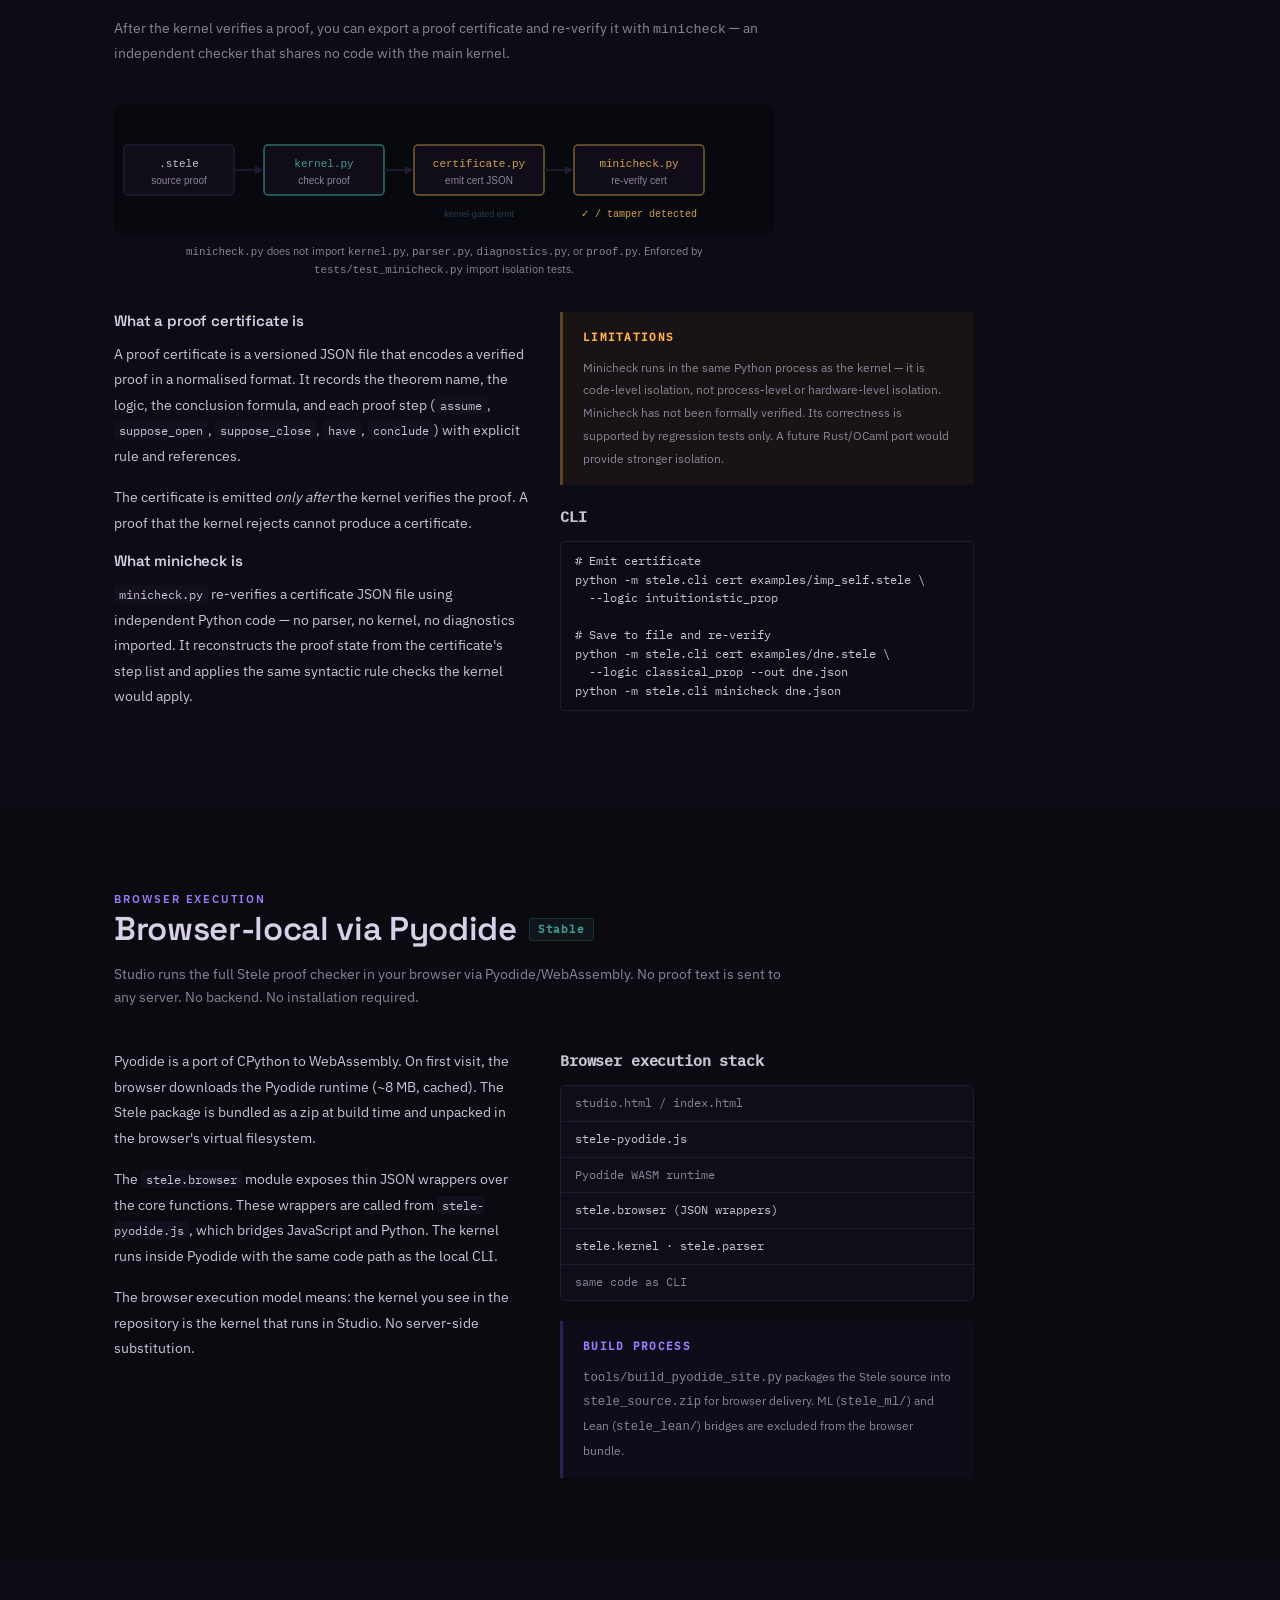
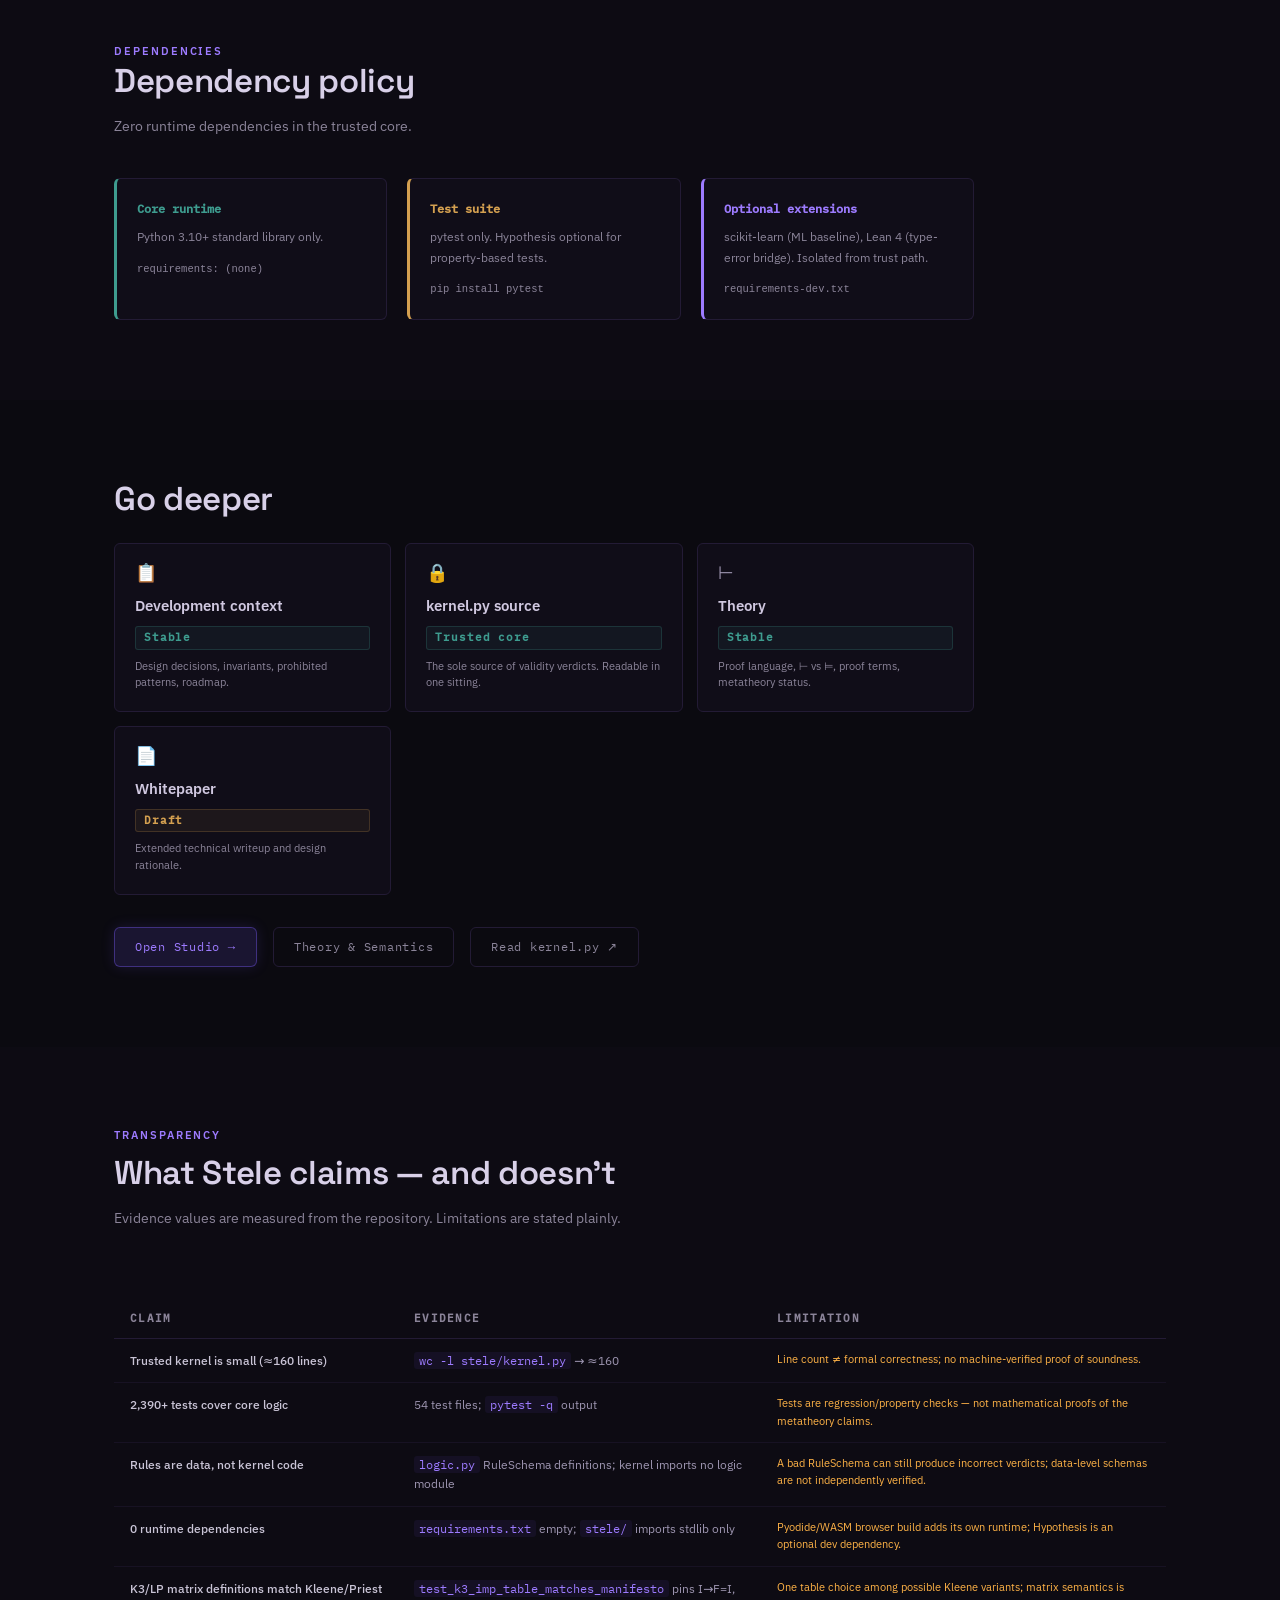
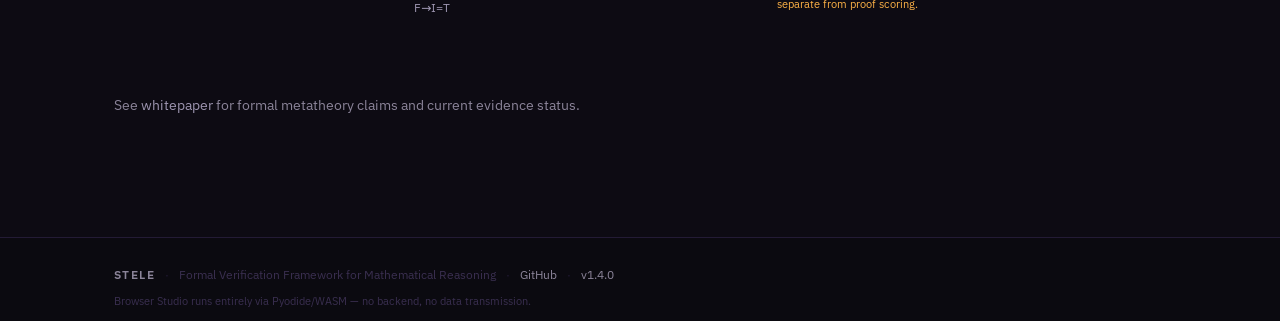
<file: site/architecture.html>
<!DOCTYPE html>
<html lang="en">
<head>
<meta charset="utf-8">
<meta name="viewport" content="width=device-width, initial-scale=1">
<title>Stele — Architecture &amp; Trust Model</title>
<meta name="description"
  content="Stele architecture: the trusted kernel, certificate/minicheck path, explicitly untrusted diagnostics and hints, zero runtime dependencies, and browser-local Pyodide execution.">
<meta property="og:title" content="Stele — Architecture &amp; Trust Model">
<meta property="og:description" content="Stele's trusted kernel (≈160 lines), six structural invariants, certificate flow, and browser-local execution. Only kernel.py can say VALID.">
<meta property="og:type" content="website">
<meta name="twitter:card" content="summary">
<link rel="icon" href="favicon.svg" type="image/svg+xml">
<link rel="stylesheet" href="assets/fonts/fonts.css">
<link rel="stylesheet" href="assets/tokens.css">
<link rel="stylesheet" href="assets/stele_site.css">
<link rel="stylesheet" href="assets/components.css">
<link rel="stylesheet" href="assets/visuals.css">
</head>
<body>

<a href="#main-content" class="focus-skip">Skip to main content</a>

<nav class="site-nav" aria-label="Site navigation">
  <a class="nav-brand" href="index.html">STELE</a>
  <div class="nav-links">
    <a href="index.html">Overview</a>
    <a href="studio.html">Studio</a>
    <a href="theory.html">Theory</a>
    <a href="architecture.html" aria-current="page">Architecture</a>
    <a href="research.html">Research</a>
    <a href="foundations.html">Foundations</a>
    <a href="about.html">About</a>
    <a href="https://github.com/re-glow/stele-logic" target="_blank" rel="noopener"
       class="nav-link-gh">GitHub ↗</a>
  </div>
</nav>

<main class="page-main" id="main-content">

<!-- ── Hero ─────────────────────────────────────────────────────────────── -->
<section class="page-section" aria-labelledby="arch-heading">
  <span class="page-motif" aria-hidden="true">⊢</span>
  <div class="section-inner" style="position:relative;z-index:1">

    <span class="section-label">Trust &amp; Architecture</span>
    <h1 id="arch-heading" class="section-heading">Architecture &amp; Trust Model</h1>

    <div class="prose-body" style="max-width:680px;margin-bottom:var(--space-10)">
      <p>
        Stele's correctness guarantee rests on a single small component:
        <strong><code>kernel.py</code></strong>. Every other layer — the parser,
        the Studio UI, diagnostics, proof-state hints, certificates, the ML baseline,
        the Lean bridge — is either explicitly untrusted or optional. They may be
        helpful, but they cannot change whether the kernel accepts or rejects a proof.
      </p>
      <p>
        This is not a performance claim or a marketing claim. It is a structural
        invariant enforced by the codebase and checked by tests.
        <code>kernel.py</code> imports nothing from the standard library except
        built-in types; no third-party dependency; no semantic reasoning.
        Everything you need to audit Stele's correctness is in one file.
      </p>
      <p>
        The architecture page explains what each layer does, which layers are
        trusted, and where the trust boundaries lie. It also covers the
        certificate/minicheck re-verification path, browser-local execution
        via Pyodide, and the six invariants the codebase enforces.
      </p>
    </div>

    <!-- Trust boundary SVG diagram -->
    <figure aria-labelledby="trust-diagram-caption" style="max-width:760px;margin-bottom:var(--space-8)">
      <svg viewBox="0 0 760 300" xmlns="http://www.w3.org/2000/svg"
           role="img" aria-labelledby="trust-svg-title trust-svg-desc"
           style="width:100%;height:auto;display:block">
        <title id="trust-svg-title">Stele trust boundary diagram</title>
        <desc id="trust-svg-desc">
          A layered diagram showing three zones.
          Trusted core (left): parser.py receives the source proof, passes AST to kernel.py,
          which produces Valid or Invalid.
          Experimental (centre): certificate.py emits a certificate JSON from a valid proof;
          minicheck.py re-verifies that certificate independently.
          Untrusted / Optional (right): diagnostics.py, proofstate.py (hints),
          Studio browser UI, stele_ml (optional), stele_lean (optional).
          Arrows show data flow. The untrusted zone cannot affect kernel verdicts.
        </desc>

        <!-- Background zones -->
        <!-- Trusted zone -->
        <rect x="10" y="40" width="220" height="240" rx="6"
              fill="rgba(62,156,143,0.04)" stroke="rgba(62,156,143,0.25)" stroke-width="1.5"/>
        <text x="120" y="32" text-anchor="middle" font-family="monospace" font-size="10"
              fill="#3E9C8F" letter-spacing="2">TRUSTED CORE</text>

        <!-- Experimental zone -->
        <rect x="250" y="40" width="200" height="240" rx="6"
              fill="rgba(212,160,80,0.04)" stroke="rgba(212,160,80,0.2)" stroke-width="1.5"/>
        <text x="350" y="32" text-anchor="middle" font-family="monospace" font-size="10"
              fill="#d4a050" letter-spacing="2">EXPERIMENTAL</text>

        <!-- Untrusted zone -->
        <rect x="470" y="40" width="280" height="240" rx="6"
              fill="rgba(255,53,102,0.03)" stroke="rgba(255,53,102,0.18)" stroke-width="1.5"/>
        <text x="610" y="32" text-anchor="middle" font-family="monospace" font-size="10"
              fill="#ff3566" letter-spacing="2">UNTRUSTED / OPTIONAL</text>

        <!-- ── Trusted boxes ── -->
        <!-- parser.py -->
        <rect x="30" y="70" width="170" height="50" rx="4"
              fill="#100D18" stroke="rgba(62,156,143,0.5)" stroke-width="1.5"/>
        <text x="115" y="91" text-anchor="middle" font-family="monospace"
              font-size="12" font-weight="bold" fill="#3E9C8F">parser.py</text>
        <text x="115" y="107" text-anchor="middle" font-family="sans-serif"
              font-size="10" fill="#8B8499">tokenise + parse → AST</text>

        <!-- Arrow: parser → kernel -->
        <line x1="115" y1="120" x2="115" y2="148" stroke="#231B35" stroke-width="1.5" marker-end="url(#arrow)"/>

        <!-- kernel.py -->
        <rect x="30" y="150" width="170" height="50" rx="4"
              fill="#100D18" stroke="rgba(62,156,143,0.9)" stroke-width="2"/>
        <text x="115" y="171" text-anchor="middle" font-family="monospace"
              font-size="12" font-weight="bold" fill="#3E9C8F">kernel.py</text>
        <text x="115" y="187" text-anchor="middle" font-family="sans-serif"
              font-size="10" fill="#8B8499">syntactic rule match</text>

        <!-- verdict label -->
        <text x="115" y="218" text-anchor="middle" font-family="monospace"
              font-size="11" fill="#3E9C8F">Valid / Invalid</text>

        <!-- ── Cert / minicheck ── -->
        <!-- cert arrow from kernel -->
        <line x1="200" y1="175" x2="248" y2="175" stroke="#231B35" stroke-width="1.5" marker-end="url(#arrow)"/>

        <!-- certificate.py -->
        <rect x="265" y="60" width="165" height="50" rx="4"
              fill="#100D18" stroke="rgba(212,160,80,0.5)" stroke-width="1.5"/>
        <text x="347" y="81" text-anchor="middle" font-family="monospace"
              font-size="11" font-weight="bold" fill="#d4a050">certificate.py</text>
        <text x="347" y="97" text-anchor="middle" font-family="sans-serif"
              font-size="10" fill="#8B8499">emit cert JSON</text>

        <!-- Arrow: cert → minicheck -->
        <line x1="347" y1="110" x2="347" y2="148" stroke="#231B35" stroke-width="1.5" marker-end="url(#arrow)"/>

        <!-- minicheck.py -->
        <rect x="265" y="150" width="165" height="50" rx="4"
              fill="#100D18" stroke="rgba(212,160,80,0.5)" stroke-width="1.5"/>
        <text x="347" y="171" text-anchor="middle" font-family="monospace"
              font-size="11" font-weight="bold" fill="#d4a050">minicheck.py</text>
        <text x="347" y="187" text-anchor="middle" font-family="sans-serif"
              font-size="10" fill="#8B8499">independent re-verify</text>

        <text x="347" y="218" text-anchor="middle" font-family="monospace"
              font-size="10" fill="#d4a050">no kernel import</text>

        <!-- ── Untrusted boxes ── -->
        <!-- diagnostics -->
        <rect x="490" y="60" width="230" height="42" rx="4"
              fill="#100D18" stroke="rgba(255,53,102,0.3)" stroke-width="1"/>
        <text x="605" y="78" text-anchor="middle" font-family="monospace"
              font-size="11" fill="#ff3566">diagnostics.py</text>
        <text x="605" y="93" text-anchor="middle" font-family="sans-serif"
              font-size="10" fill="#8B8499">structural analysis · advisory</text>

        <!-- hints -->
        <rect x="490" y="112" width="230" height="42" rx="4"
              fill="#100D18" stroke="rgba(255,53,102,0.3)" stroke-width="1"/>
        <text x="605" y="130" text-anchor="middle" font-family="monospace"
              font-size="11" fill="#ff3566">proofstate.py (hints)</text>
        <text x="605" y="145" text-anchor="middle" font-family="sans-serif"
              font-size="10" fill="#8B8499">rule suggestions · trusted=False</text>

        <!-- Studio browser -->
        <rect x="490" y="164" width="110" height="42" rx="4"
              fill="#100D18" stroke="rgba(255,53,102,0.2)" stroke-width="1"/>
        <text x="545" y="181" text-anchor="middle" font-family="monospace"
              font-size="10" fill="#8B8499">Studio UI</text>
        <text x="545" y="195" text-anchor="middle" font-family="sans-serif"
              font-size="9" fill="#8B8499">browser-local</text>

        <!-- ML -->
        <rect x="610" y="164" width="110" height="42" rx="4"
              fill="#100D18" stroke="rgba(124,92,255,0.2)" stroke-width="1"/>
        <text x="665" y="181" text-anchor="middle" font-family="monospace"
              font-size="10" fill="#9D7BFF">stele_ml / lean</text>
        <text x="665" y="195" text-anchor="middle" font-family="sans-serif"
              font-size="9" fill="#8B8499">optional · isolated</text>

        <!-- Arrow marker definition -->
        <defs>
          <marker id="arrow" markerWidth="6" markerHeight="6" refX="5" refY="3" orient="auto">
            <path d="M0,0 L6,3 L0,6 Z" fill="#231B35"/>
          </marker>
        </defs>
      </svg>
      <figcaption id="trust-diagram-caption"
                  style="font-family:var(--font-sans);font-size:var(--text-xs);color:var(--muted);text-align:center;margin-top:var(--space-2)">
        Data flows left to right. Only the trusted core zone produces validity verdicts.
        Untrusted layers are advisory and structurally isolated.
      </figcaption>
    </figure>

  </div>
</section>

<!-- ── §1  Trusted core ──────────────────────────────────────────────────── -->
<section class="page-section page-section--alt" aria-labelledby="trust-layers-heading">
  <div class="section-inner">

    <h2 id="trust-layers-heading" class="section-heading" style="margin-bottom:var(--space-8)">
      Trust layers
    </h2>

    <div class="trust-grid">

      <div class="trust-card trust-card-trusted">
        <div class="trust-card-header">
          <span class="badge badge-stable">Trusted core</span>
          <span class="trust-card-name">Kernel</span>
        </div>
        <div class="trust-card-body">
          Pure syntactic rule matcher. Checks each <code>have</code> / <code>conclude</code>
          step against the <code>RuleSchema</code> data in <code>logic.py</code>.
          No semantic reasoning. No external imports. The sole source of
          proof validity verdicts. De Bruijn criterion: auditable in one reading.
        </div>
        <code class="trust-card-path">stele/kernel.py</code>
      </div>

      <div class="trust-card trust-card-trusted">
        <div class="trust-card-header">
          <span class="badge badge-stable">Trusted</span>
          <span class="trust-card-name">Parser</span>
        </div>
        <div class="trust-card-body">
          Hand-written recursive-descent tokenizer and parser.
          No external parser library (no lark, no PLY).
          Stdlib only. Produces the AST consumed by the kernel.
          Correctness is covered by 200+ parser tests.
        </div>
        <code class="trust-card-path">stele/parser.py</code>
      </div>

      <div class="trust-card trust-card-trusted">
        <div class="trust-card-header">
          <span class="badge badge-stable">Trusted</span>
          <span class="trust-card-name">Logic rule data</span>
        </div>
        <div class="trust-card-body">
          Rules are data — <code>RuleSchema</code> frozen dataclasses — not kernel logic.
          Five built-in logic objects: <code>intuitionistic_prop</code>,
          <code>classical_prop</code>, <code>minimal_prop</code>, etc.
          Adding a new logic means adding rule data, not editing the kernel.
        </div>
        <code class="trust-card-path">stele/logic.py</code>
      </div>

      <div class="trust-card trust-card-untrusted">
        <div class="trust-card-header">
          <span class="badge badge-untrusted">Untrusted</span>
          <span class="trust-card-name">Structural diagnostics</span>
        </div>
        <div class="trust-card-body">
          Multi-pass analysis: undefined symbols, missing hypotheses, circular
          dependencies, unused assumptions, invalid transitions.
          Advisory only — never imported by the kernel. Nine stable diagnostic codes.
        </div>
        <code class="trust-card-path">stele/diagnostics.py</code>
      </div>

      <div class="trust-card trust-card-untrusted">
        <div class="trust-card-header">
          <span class="badge badge-untrusted">Untrusted</span>
          <span class="trust-card-name">Proof-state hints</span>
        </div>
        <div class="trust-card-body">
          Rule-suggestion hints based on structural pattern matching of the
          current proof context. All hints carry <code>trusted=False</code>.
          No proof search. No ML/LLM. Hints must be verified by the kernel before use.
        </div>
        <code class="trust-card-path">stele/proofstate.py</code>
      </div>

      <div class="trust-card trust-card-experimental">
        <div class="trust-card-header">
          <span class="badge badge-experimental">Experimental</span>
          <span class="trust-card-name">Certificates + minicheck</span>
        </div>
        <div class="trust-card-body">
          Kernel-gated certificate emission: the kernel verifies the proof first,
          then <code>certificate.py</code> serialises it to a versioned JSON format.
          <code>minicheck.py</code> provides an independent re-verification path
          — same process, separate code, no kernel import.
        </div>
        <code class="trust-card-path">stele/certificate.py · stele/minicheck.py</code>
      </div>

      <div class="trust-card trust-card-optional">
        <div class="trust-card-header">
          <span class="badge badge-optional">Optional</span>
          <span class="trust-card-name">ML baseline</span>
        </div>
        <div class="trust-card-body">
          Multinomial Naive Bayes classifier trained on a synthetic proof corpus.
          Completely isolated: no stele import, no effect on kernel correctness.
          Disabled unless explicitly installed.
        </div>
        <code class="trust-card-path">stele_ml/</code>
      </div>

      <div class="trust-card trust-card-optional">
        <div class="trust-card-header">
          <span class="badge badge-optional">Optional</span>
          <span class="trust-card-name">Lean 4 type-error bridge</span>
        </div>
        <div class="trust-card-body">
          Parses Lean 4 error output and maps type mismatch patterns to Stele
          diagnostic codes. One-way, advisory bridge — no round-trip export,
          no Lean proof generation, no kernel involvement.
        </div>
        <code class="trust-card-path">stele_lean/</code>
      </div>

    </div>
  </div>
</section>

<!-- ── §2  Invariants ────────────────────────────────────────────────────── -->
<section class="page-section" aria-labelledby="invariants-heading">
  <div class="section-inner">

    <div class="section-header">
      <span class="section-label">Enforced invariants</span>
      <h2 id="invariants-heading" class="section-heading">Six structural invariants</h2>
      <p class="section-sub">
        These invariants are maintained by the codebase and checked by automated tests.
        They are not aspirational — violation causes test failure.
      </p>
    </div>

    <ol style="max-width:680px;display:flex;flex-direction:column;gap:var(--space-6);padding:0;list-style:none">

      <li style="display:flex;gap:var(--space-5)">
        <span style="font-family:var(--font-mono);font-size:1.1rem;font-weight:700;color:var(--cyan);min-width:2rem;padding-top:2px">1</span>
        <div>
          <h3 style="font-family:var(--font-sans);font-size:var(--text-md);font-weight:600;color:var(--text);margin-bottom:var(--space-2)">
            Trust boundary = <code>kernel.py</code> only
          </h3>
          <p style="font-family:var(--font-sans);font-size:var(--text-sm);color:var(--muted);line-height:1.7">
            The kernel performs purely syntactic, decidable matching.
            It makes no appeal to the semantics of any target logic.
            It stays small and auditable (de Bruijn criterion).
            Semantic checks are never pulled into the kernel.
          </p>
          <code style="font-size:.72rem;color:var(--muted)">Test: test_regression_invariants.py</code>
        </div>
      </li>

      <li style="display:flex;gap:var(--space-5)">
        <span style="font-family:var(--font-mono);font-size:1.1rem;font-weight:700;color:var(--cyan);min-width:2rem;padding-top:2px">2</span>
        <div>
          <h3 style="font-family:var(--font-sans);font-size:var(--text-md);font-weight:600;color:var(--text);margin-bottom:var(--space-2)">
            Rules are data, not kernel logic
          </h3>
          <p style="font-family:var(--font-sans);font-size:var(--text-sm);color:var(--muted);line-height:1.7">
            Inference rules live in <code>logic.py</code> as <code>RuleSchema</code>
            dataclasses. The kernel consumes rule data; it does not contain rule logic.
            Adding a new logic means adding a <code>Logic</code> object — not touching
            the kernel.
          </p>
          <code style="font-size:.72rem;color:var(--muted)">See: stele/logic.py · CLAUDE.md invariant 2</code>
        </div>
      </li>

      <li style="display:flex;gap:var(--space-5)">
        <span style="font-family:var(--font-mono);font-size:1.1rem;font-weight:700;color:var(--cyan);min-width:2rem;padding-top:2px">3</span>
        <div>
          <h3 style="font-family:var(--font-sans);font-size:var(--text-md);font-weight:600;color:var(--text);margin-bottom:var(--space-2)">
            Zero runtime dependencies
          </h3>
          <p style="font-family:var(--font-sans);font-size:var(--text-sm);color:var(--muted);line-height:1.7">
            The trusted core modules use only the Python standard library.
            No lark, no PLY, no numpy, no third-party packages in
            the proof-checking path. Tests require only <code>pytest</code>.
            Optional extensions (<code>stele_ml</code>) are isolated from the
            trust path.
          </p>
          <code style="font-size:.72rem;color:var(--muted)">CLAUDE.md invariant 3</code>
        </div>
      </li>

      <li style="display:flex;gap:var(--space-5)">
        <span style="font-family:var(--font-mono);font-size:1.1rem;font-weight:700;color:var(--cyan);min-width:2rem;padding-top:2px">4</span>
        <div>
          <h3 style="font-family:var(--font-sans);font-size:var(--text-md);font-weight:600;color:var(--text);margin-bottom:var(--space-2)">
            K3/LP matrix definitions are locked
          </h3>
          <p style="font-family:var(--font-sans);font-size:var(--text-sm);color:var(--muted);line-height:1.7">
            The K3 and LP truth tables match specific Kleene/Priest conventions.
            Specifically: <code>I→F = I</code> and <code>F→I = T</code> in K3.
            A regression test (<code>test_k3_imp_table_matches_manifesto</code>)
            locks these values; any accidental change fails the test suite.
          </p>
          <code style="font-size:.72rem;color:var(--muted)">Test: test_k3_imp_table_matches_manifesto</code>
        </div>
      </li>

      <li style="display:flex;gap:var(--space-5)">
        <span style="font-family:var(--font-mono);font-size:1.1rem;font-weight:700;color:var(--cyan);min-width:2rem;padding-top:2px">5</span>
        <div>
          <h3 style="font-family:var(--font-sans);font-size:var(--text-md);font-weight:600;color:var(--text);margin-bottom:var(--space-2)">
            Honesty in documentation and error messages
          </h3>
          <p style="font-family:var(--font-sans);font-size:var(--text-sm);color:var(--muted);line-height:1.7">
            Rule-relativity is relative to rule availability, not arbitrary
            interpretation. Underivability is a meta-claim that the proof
            checker does not establish directly. Unmeasured metrics and
            unverified claims must not appear in documentation.
          </p>
          <code style="font-size:.72rem;color:var(--muted)">CLAUDE.md invariant 5</code>
        </div>
      </li>

      <li style="display:flex;gap:var(--space-5)">
        <span style="font-family:var(--font-mono);font-size:1.1rem;font-weight:700;color:var(--cyan);min-width:2rem;padding-top:2px">6</span>
        <div>
          <h3 style="font-family:var(--font-sans);font-size:var(--text-md);font-weight:600;color:var(--text);margin-bottom:var(--space-2)">
            Proof mode and matrix mode are separated
          </h3>
          <p style="font-family:var(--font-sans);font-size:var(--text-sm);color:var(--muted);line-height:1.7">
            <code>kernel.py</code> does not import <code>matrix.py</code>.
            <code>matrix.py</code> does not import <code>kernel.py</code>.
            The proof validity verdict and the semantic soundness check are
            computed by entirely independent code paths.
          </p>
          <code style="font-size:.72rem;color:var(--muted)">Test: test_regression_invariants.py — kernel↔matrix separation</code>
        </div>
      </li>

    </ol>

  </div>
</section>

<!-- ── §3  Certificate / minicheck ──────────────────────────────────────── -->
<section class="page-section page-section--alt" aria-labelledby="cert-heading">
  <div class="section-inner">

    <div class="section-header">
      <span class="section-label">Re-verification</span>
      <h2 id="cert-heading" class="section-heading">
        Certificates &amp; minicheck
        <span class="badge badge-experimental">Experimental</span>
      </h2>
      <p class="section-sub">
        After the kernel verifies a proof, you can export a proof certificate
        and re-verify it with <code>minicheck</code> — an independent checker
        that shares no code with the main kernel.
      </p>
    </div>

    <!-- Certificate flow SVG -->
    <figure aria-labelledby="cert-diagram-caption" style="max-width:660px;margin-bottom:var(--space-8)">
      <svg viewBox="0 0 660 130" xmlns="http://www.w3.org/2000/svg"
           role="img" aria-labelledby="cert-svg-title cert-svg-desc"
           style="width:100%;height:auto;display:block">
        <title id="cert-svg-title">Certificate and minicheck flow diagram</title>
        <desc id="cert-svg-desc">
          Flow from left to right:
          Source .stele file → kernel.py (checks proof) → certificate.py (emits JSON) →
          minicheck.py (independent re-verification) → Verified / Tamper detected.
          The minicheck does not import kernel.py.
        </desc>
        <rect width="660" height="130" fill="#07090f" rx="8"/>

        <!-- Step 1: source -->
        <rect x="10" y="40" width="110" height="50" rx="4" fill="#100D18" stroke="#231B35" stroke-width="1.5"/>
        <text x="65" y="62" text-anchor="middle" font-family="monospace" font-size="11" fill="#C9C4D6">.stele</text>
        <text x="65" y="79" text-anchor="middle" font-family="sans-serif" font-size="10" fill="#8B8499">source proof</text>

        <!-- Arrow 1 -->
        <line x1="120" y1="65" x2="148" y2="65" stroke="#231B35" stroke-width="1.5" marker-end="url(#ca)"/>

        <!-- Step 2: kernel -->
        <rect x="150" y="40" width="120" height="50" rx="4" fill="#100D18" stroke="rgba(62,156,143,0.7)" stroke-width="1.5"/>
        <text x="210" y="62" text-anchor="middle" font-family="monospace" font-size="11" fill="#3E9C8F">kernel.py</text>
        <text x="210" y="79" text-anchor="middle" font-family="sans-serif" font-size="10" fill="#8B8499">check proof</text>

        <!-- Arrow 2 -->
        <line x1="270" y1="65" x2="298" y2="65" stroke="#231B35" stroke-width="1.5" marker-end="url(#ca)"/>

        <!-- Step 3: certificate -->
        <rect x="300" y="40" width="130" height="50" rx="4" fill="#100D18" stroke="rgba(212,160,80,0.55)" stroke-width="1.5"/>
        <text x="365" y="62" text-anchor="middle" font-family="monospace" font-size="11" fill="#d4a050">certificate.py</text>
        <text x="365" y="79" text-anchor="middle" font-family="sans-serif" font-size="10" fill="#8B8499">emit cert JSON</text>

        <!-- Arrow 3 -->
        <line x1="430" y1="65" x2="458" y2="65" stroke="#231B35" stroke-width="1.5" marker-end="url(#ca)"/>

        <!-- Step 4: minicheck -->
        <rect x="460" y="40" width="130" height="50" rx="4" fill="#100D18" stroke="rgba(212,160,80,0.55)" stroke-width="1.5"/>
        <text x="525" y="62" text-anchor="middle" font-family="monospace" font-size="11" fill="#d4a050">minicheck.py</text>
        <text x="525" y="79" text-anchor="middle" font-family="sans-serif" font-size="10" fill="#8B8499">re-verify cert</text>

        <!-- Result label -->
        <text x="525" y="112" text-anchor="middle" font-family="monospace" font-size="10" fill="#d4a050">✓ / tamper detected</text>

        <!-- "no kernel import" note -->
        <text x="365" y="112" text-anchor="middle" font-family="sans-serif" font-size="9" fill="#283a54">kernel-gated emit</text>

        <defs>
          <marker id="ca" markerWidth="6" markerHeight="6" refX="5" refY="3" orient="auto">
            <path d="M0,0 L6,3 L0,6 Z" fill="#231B35"/>
          </marker>
        </defs>
      </svg>
      <figcaption id="cert-diagram-caption"
                  style="font-family:var(--font-sans);font-size:var(--text-xs);color:var(--muted);text-align:center;margin-top:var(--space-2)">
        <code>minicheck.py</code> does not import <code>kernel.py</code>, <code>parser.py</code>,
        <code>diagnostics.py</code>, or <code>proof.py</code>.
        Enforced by <code>tests/test_minicheck.py</code> import isolation tests.
      </figcaption>
    </figure>

    <div style="display:grid;grid-template-columns:1fr 1fr;gap:var(--space-8);max-width:860px;align-items:start">
      <div class="prose-body">
        <h3 style="font-size:var(--text-md);margin-bottom:var(--space-3)">What a proof certificate is</h3>
        <p>
          A proof certificate is a versioned JSON file that encodes a verified
          proof in a normalised format. It records the theorem name, the logic,
          the conclusion formula, and each proof step
          (<code>assume</code>, <code>suppose_open</code>, <code>suppose_close</code>,
          <code>have</code>, <code>conclude</code>) with explicit rule and references.
        </p>
        <p>
          The certificate is emitted <em>only after</em> the kernel verifies the proof.
          A proof that the kernel rejects cannot produce a certificate.
        </p>
        <h3 style="font-size:var(--text-md);margin:var(--space-4) 0 var(--space-3)">What minicheck is</h3>
        <p>
          <code>minicheck.py</code> re-verifies a certificate JSON file using independent
          Python code — no parser, no kernel, no diagnostics imported.
          It reconstructs the proof state from the certificate's step list and
          applies the same syntactic rule checks the kernel would apply.
        </p>
      </div>

      <div>
        <div class="callout callout-warning" style="margin-bottom:var(--space-5)">
          <span class="callout-label">Limitations</span>
          <p>
            Minicheck runs in the same Python process as the kernel — it is
            code-level isolation, not process-level or hardware-level isolation.
            Minicheck has not been formally verified. Its correctness is supported
            by regression tests only. A future Rust/OCaml port would provide
            stronger isolation.
          </p>
        </div>

        <h3 style="font-family:var(--font-mono);font-size:var(--text-md);color:var(--text);margin-bottom:var(--space-3)">CLI</h3>
        <pre style="background:var(--surf3);border:1px solid var(--border);border-radius:4px;padding:10px 14px;font-family:var(--font-mono);font-size:.77rem;color:var(--text);overflow-x:auto"># Emit certificate
python -m stele.cli cert examples/imp_self.stele \
  --logic intuitionistic_prop

# Save to file and re-verify
python -m stele.cli cert examples/dne.stele \
  --logic classical_prop --out dne.json
python -m stele.cli minicheck dne.json</pre>
      </div>
    </div>

  </div>
</section>

<!-- ── §4  Pyodide / browser ─────────────────────────────────────────────── -->
<section class="page-section" aria-labelledby="pyodide-heading">
  <div class="section-inner">
    <div class="section-header">
      <span class="section-label">Browser Execution</span>
      <h2 id="pyodide-heading" class="section-heading">
        Browser-local via Pyodide
        <span class="badge badge-stable">Stable</span>
      </h2>
      <p class="section-sub">
        Studio runs the full Stele proof checker in your browser via
        Pyodide/WebAssembly. No proof text is sent to any server.
        No backend. No installation required.
      </p>
    </div>

    <div style="display:grid;grid-template-columns:1fr 1fr;gap:var(--space-8);max-width:860px;align-items:start">
      <div class="prose-body">
        <p>
          Pyodide is a port of CPython to WebAssembly. On first visit,
          the browser downloads the Pyodide runtime (~8 MB, cached).
          The Stele package is bundled as a zip at build time and unpacked
          in the browser's virtual filesystem.
        </p>
        <p>
          The <code>stele.browser</code> module exposes thin JSON wrappers
          over the core functions. These wrappers are called from
          <code>stele-pyodide.js</code>, which bridges JavaScript and Python.
          The kernel runs inside Pyodide with the same code path as the
          local CLI.
        </p>
        <p>
          The browser execution model means: the kernel you see in the
          repository is the kernel that runs in Studio. No server-side
          substitution.
        </p>
      </div>

      <div>
        <h3 style="font-family:var(--font-mono);font-size:var(--text-md);color:var(--text);margin-bottom:var(--space-3)">
          Browser execution stack
        </h3>
        <div style="background:var(--surface);border:1px solid var(--border);border-radius:var(--radius-md);overflow:hidden">
          <div style="padding:8px 14px;border-bottom:1px solid var(--border);font-family:var(--font-mono);font-size:.78rem;color:var(--muted)">studio.html / index.html</div>
          <div style="padding:8px 14px;border-bottom:1px solid var(--border);font-family:var(--font-mono);font-size:.78rem;color:var(--text)">stele-pyodide.js</div>
          <div style="padding:8px 14px;border-bottom:1px solid var(--border);font-family:var(--font-mono);font-size:.78rem;color:var(--muted)">Pyodide WASM runtime</div>
          <div style="padding:8px 14px;border-bottom:1px solid var(--border);font-family:var(--font-mono);font-size:.78rem;color:var(--text)">stele.browser (JSON wrappers)</div>
          <div style="padding:8px 14px;border-bottom:1px solid var(--border);font-family:var(--font-mono);font-size:.78rem;color:var(--text)">stele.kernel · stele.parser</div>
          <div style="padding:8px 14px;font-family:var(--font-mono);font-size:.78rem;color:var(--muted)">same code as CLI</div>
        </div>

        <div class="callout callout-info" style="margin-top:var(--space-5)">
          <span class="callout-label">Build process</span>
          <p>
            <code>tools/build_pyodide_site.py</code> packages the Stele source
            into <code>stele_source.zip</code> for browser delivery.
            ML (<code>stele_ml/</code>) and Lean (<code>stele_lean/</code>)
            bridges are excluded from the browser bundle.
          </p>
        </div>
      </div>
    </div>
  </div>
</section>

<!-- ── §5  Dependency policy ─────────────────────────────────────────────── -->
<section class="page-section page-section--alt" aria-labelledby="deps-heading">
  <div class="section-inner">
    <div class="section-header">
      <span class="section-label">Dependencies</span>
      <h2 id="deps-heading" class="section-heading">Dependency policy</h2>
      <p class="section-sub">Zero runtime dependencies in the trusted core.</p>
    </div>

    <div style="display:grid;grid-template-columns:repeat(auto-fit,minmax(220px,1fr));gap:var(--space-5);max-width:860px">

      <div style="background:var(--surface);border:1px solid var(--border);border-left:3px solid var(--status-stable-fg);border-radius:var(--radius-md);padding:var(--space-5)">
        <div style="font-family:var(--font-mono);font-size:.8rem;font-weight:700;color:var(--status-stable-fg);margin-bottom:var(--space-2)">Core runtime</div>
        <p style="font-family:var(--font-sans);font-size:var(--text-sm);color:var(--muted);line-height:1.65;margin-bottom:var(--space-2)">
          Python 3.10+ standard library only.
        </p>
        <code style="font-size:.7rem;color:var(--muted)">requirements: (none)</code>
      </div>

      <div style="background:var(--surface);border:1px solid var(--border);border-left:3px solid var(--status-experimental-fg);border-radius:var(--radius-md);padding:var(--space-5)">
        <div style="font-family:var(--font-mono);font-size:.8rem;font-weight:700;color:var(--status-experimental-fg);margin-bottom:var(--space-2)">Test suite</div>
        <p style="font-family:var(--font-sans);font-size:var(--text-sm);color:var(--muted);line-height:1.65;margin-bottom:var(--space-2)">
          pytest only. Hypothesis optional for property-based tests.
        </p>
        <code style="font-size:.7rem;color:var(--muted)">pip install pytest</code>
      </div>

      <div style="background:var(--surface);border:1px solid var(--border);border-left:3px solid var(--status-optional-fg);border-radius:var(--radius-md);padding:var(--space-5)">
        <div style="font-family:var(--font-mono);font-size:.8rem;font-weight:700;color:var(--status-optional-fg);margin-bottom:var(--space-2)">Optional extensions</div>
        <p style="font-family:var(--font-sans);font-size:var(--text-sm);color:var(--muted);line-height:1.65;margin-bottom:var(--space-2)">
          scikit-learn (ML baseline), Lean 4 (type-error bridge).
          Isolated from trust path.
        </p>
        <code style="font-size:.7rem;color:var(--muted)">requirements-dev.txt</code>
      </div>

    </div>
  </div>
</section>

<!-- ── CTA ───────────────────────────────────────────────────────────────── -->
<section class="page-section" aria-labelledby="arch-cta-heading">
  <div class="section-inner">
    <h2 id="arch-cta-heading" class="section-heading" style="margin-bottom:var(--space-6)">
      Go deeper
    </h2>

    <div style="display:grid;grid-template-columns:repeat(auto-fit,minmax(220px,1fr));gap:14px;max-width:860px;margin-bottom:var(--space-8)">

      <a class="doc-link-card" href="https://github.com/re-glow/stele-logic/blob/main/docs/development-context.md"
         target="_blank" rel="noopener">
        <span class="doc-link-icon" aria-hidden="true">📋</span>
        <span class="doc-link-title">Development context</span>
        <span class="badge badge-stable">Stable</span>
        <span class="doc-link-desc">Design decisions, invariants, prohibited patterns, roadmap.</span>
      </a>

      <a class="doc-link-card" href="https://github.com/re-glow/stele-logic/blob/main/stele/kernel.py"
         target="_blank" rel="noopener">
        <span class="doc-link-icon" aria-hidden="true">🔒</span>
        <span class="doc-link-title">kernel.py source</span>
        <span class="badge badge-stable">Trusted core</span>
        <span class="doc-link-desc">The sole source of validity verdicts. Readable in one sitting.</span>
      </a>

      <a class="doc-link-card" href="theory.html">
        <span class="doc-link-icon" aria-hidden="true">⊢</span>
        <span class="doc-link-title">Theory</span>
        <span class="badge badge-stable">Stable</span>
        <span class="doc-link-desc">Proof language, ⊢ vs ⊨, proof terms, metatheory status.</span>
      </a>

      <a class="doc-link-card" href="research.html">
        <span class="doc-link-icon" aria-hidden="true">📄</span>
        <span class="doc-link-title">Whitepaper</span>
        <span class="badge badge-experimental">Draft</span>
        <span class="doc-link-desc">Extended technical writeup and design rationale.</span>
      </a>

    </div>

    <div style="display:flex;flex-wrap:wrap;gap:var(--space-4)">
      <a href="studio.html" class="btn btn-primary">Open Studio →</a>
      <a href="theory.html" class="btn btn-ghost">Theory &amp; Semantics</a>
      <a href="https://github.com/re-glow/stele-logic/blob/main/stele/kernel.py"
         target="_blank" rel="noopener" class="btn btn-ghost">Read kernel.py ↗</a>
    </div>
  </div>
</section>

<!-- Claim → Evidence → Limitation matrix -->
<section id="claims" aria-labelledby="claims-heading">
  <div class="section-inner">
    <div class="section-label">Transparency</div>
    <h2 id="claims-heading" class="section-heading">What Stele claims — and doesn't</h2>
    <p class="section-sub">
      Evidence values are measured from the repository. Limitations are stated plainly.
    </p>
    <div class="claim-matrix-wrap">
      <table class="claim-matrix" role="table" aria-label="Claim, evidence, and limitation matrix">
        <thead>
          <tr>
            <th scope="col">Claim</th>
            <th scope="col">Evidence</th>
            <th scope="col">Limitation</th>
          </tr>
        </thead>
        <tbody>
          <tr>
            <td>Trusted kernel is small (≈160 lines)</td>
            <td><code>wc -l stele/kernel.py</code> → ≈160</td>
            <td class="limitation">Line count ≠ formal correctness; no machine-verified proof of soundness.</td>
          </tr>
          <tr>
            <td>2,390+ tests cover core logic</td>
            <td>54 test files; <code>pytest -q</code> output</td>
            <td class="limitation">Tests are regression/property checks — not mathematical proofs of the metatheory claims.</td>
          </tr>
          <tr>
            <td>Rules are data, not kernel code</td>
            <td><code>logic.py</code> RuleSchema definitions; kernel imports no logic module</td>
            <td class="limitation">A bad RuleSchema can still produce incorrect verdicts; data-level schemas are not independently verified.</td>
          </tr>
          <tr>
            <td>0 runtime dependencies</td>
            <td><code>requirements.txt</code> empty; <code>stele/</code> imports stdlib only</td>
            <td class="limitation">Pyodide/WASM browser build adds its own runtime; Hypothesis is an optional dev dependency.</td>
          </tr>
          <tr>
            <td>K3/LP matrix definitions match Kleene/Priest</td>
            <td><code>test_k3_imp_table_matches_manifesto</code> pins I→F=I, F→I=T</td>
            <td class="limitation">One table choice among possible Kleene variants; matrix semantics is separate from proof scoring.</td>
          </tr>
        </tbody>
      </table>
    </div>
    <p class="section-sub" style="margin-top:var(--space-8)">
      See <a href="research.html">whitepaper</a> for formal metatheory claims and current evidence status.
    </p>
  </div>
</section>

</main>

<footer class="site-footer" aria-label="Site footer">
  <div class="section-inner">
    <div class="footer-inner">
      <span class="footer-brand">STELE</span>
      <span class="footer-sep">·</span>
      <span>Formal Verification Framework for Mathematical Reasoning</span>
      <span class="footer-sep">·</span>
      <a href="https://github.com/re-glow/stele-logic" target="_blank" rel="noopener">GitHub</a>
      <span class="footer-sep">·</span>
      <a href="https://github.com/re-glow/stele-logic/blob/main/CHANGELOG.md" target="_blank" rel="noopener">v1.4.0</a>
    </div>
    <div class="footer-note">
      Browser Studio runs entirely via Pyodide/WASM — no backend, no data transmission.
    </div>
  </div>
</footer>

</body>
</html>
</file>
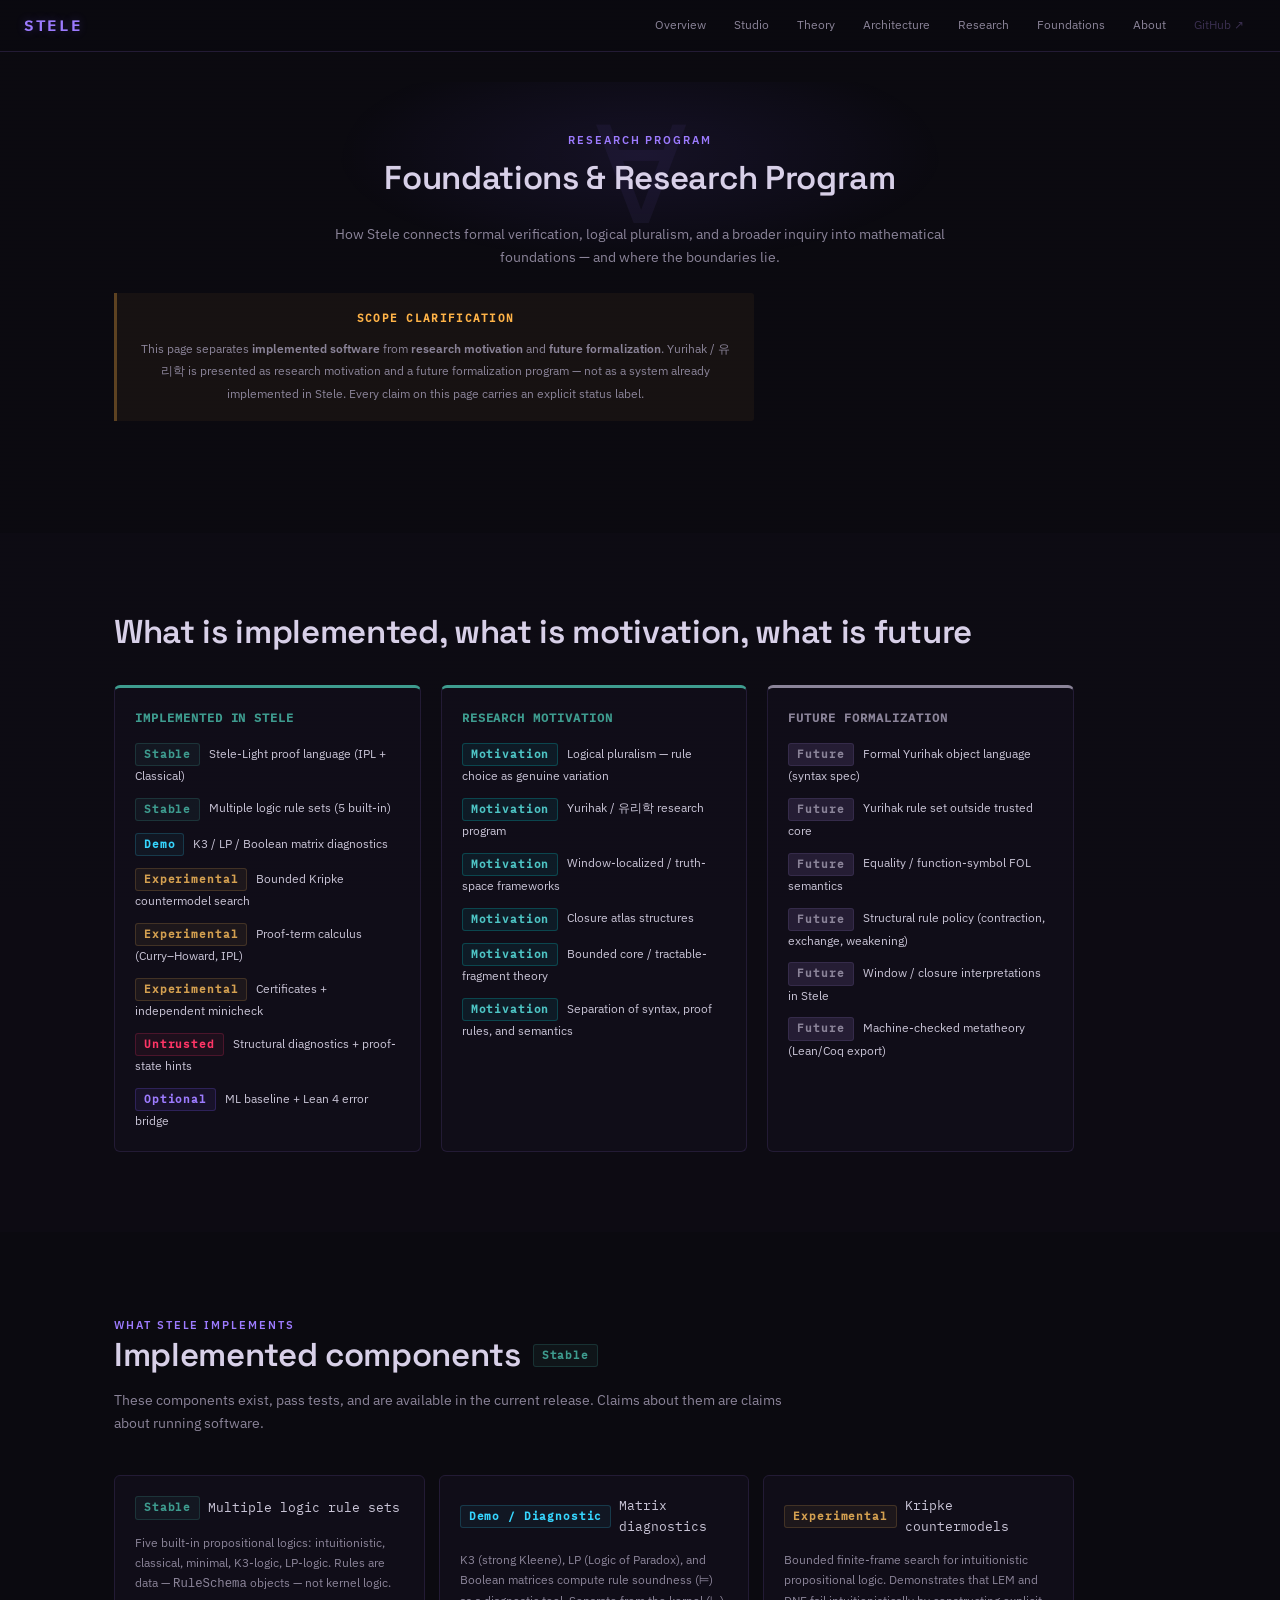
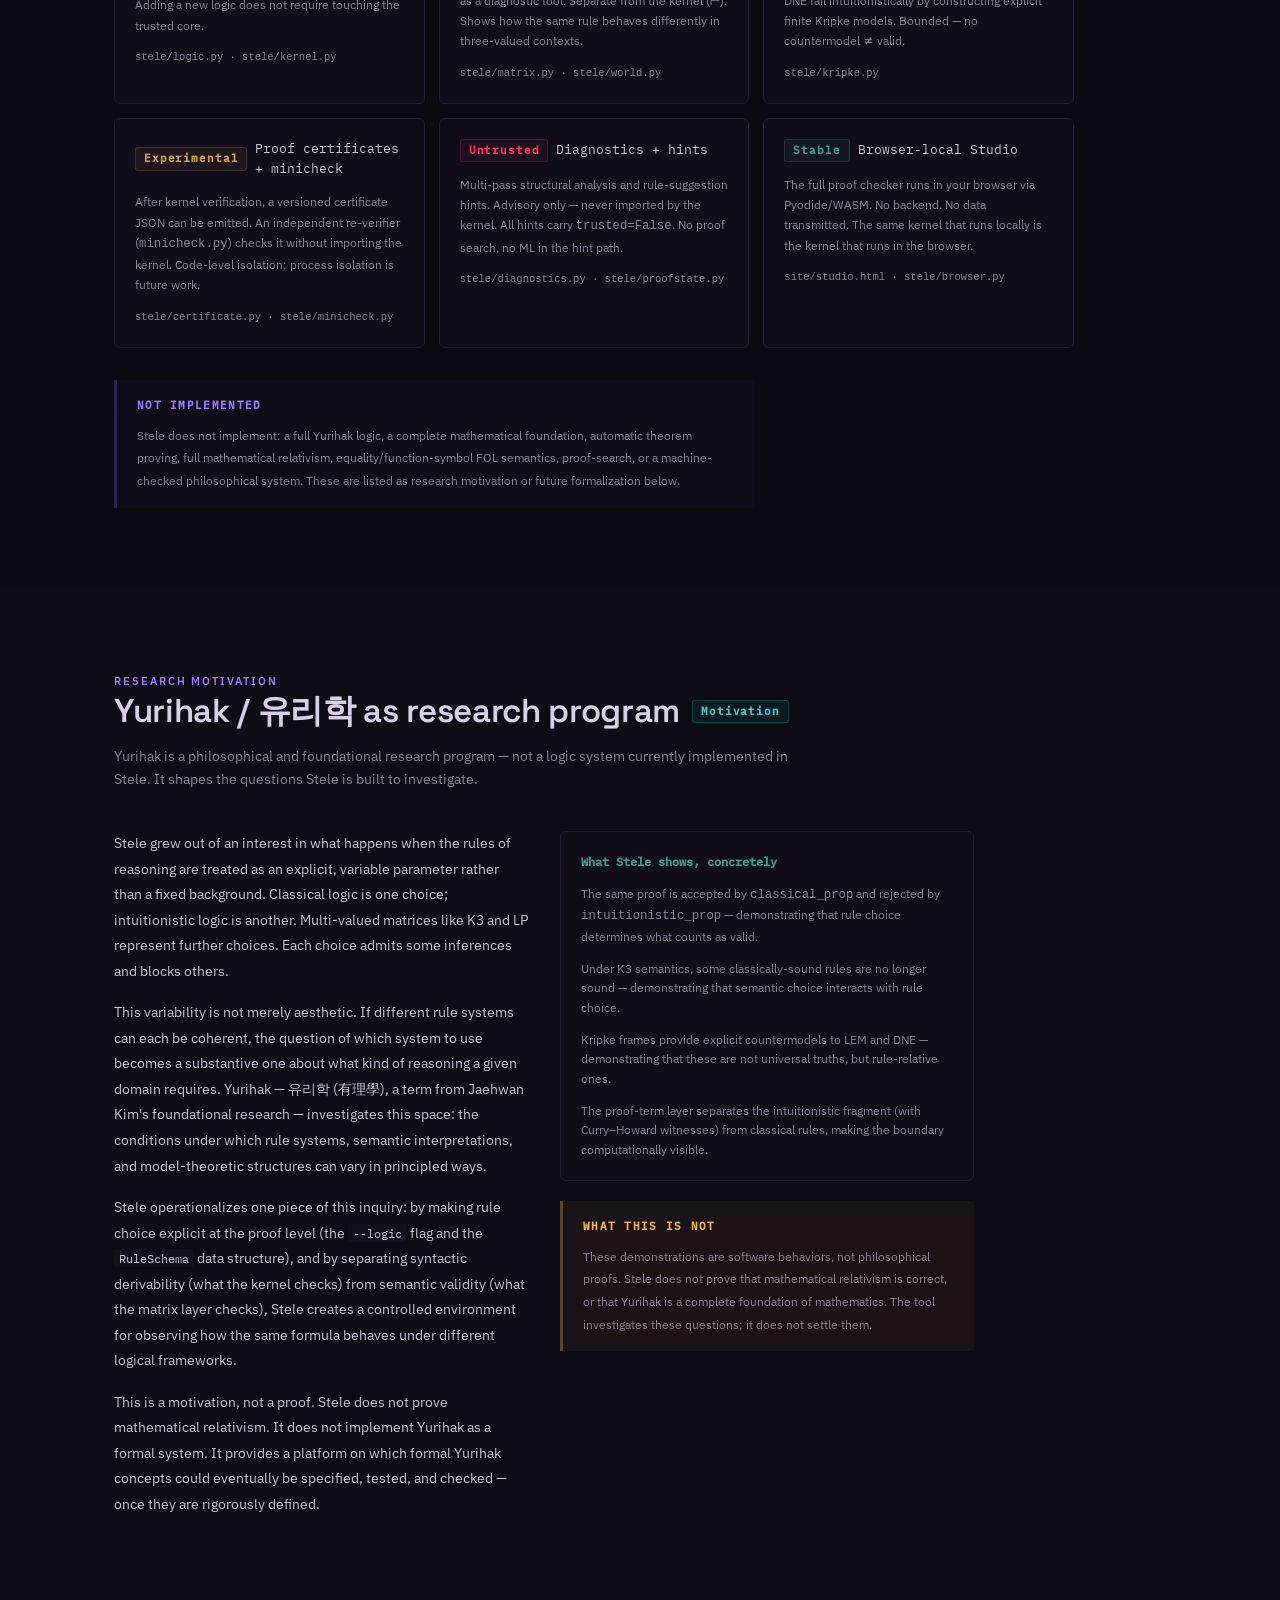
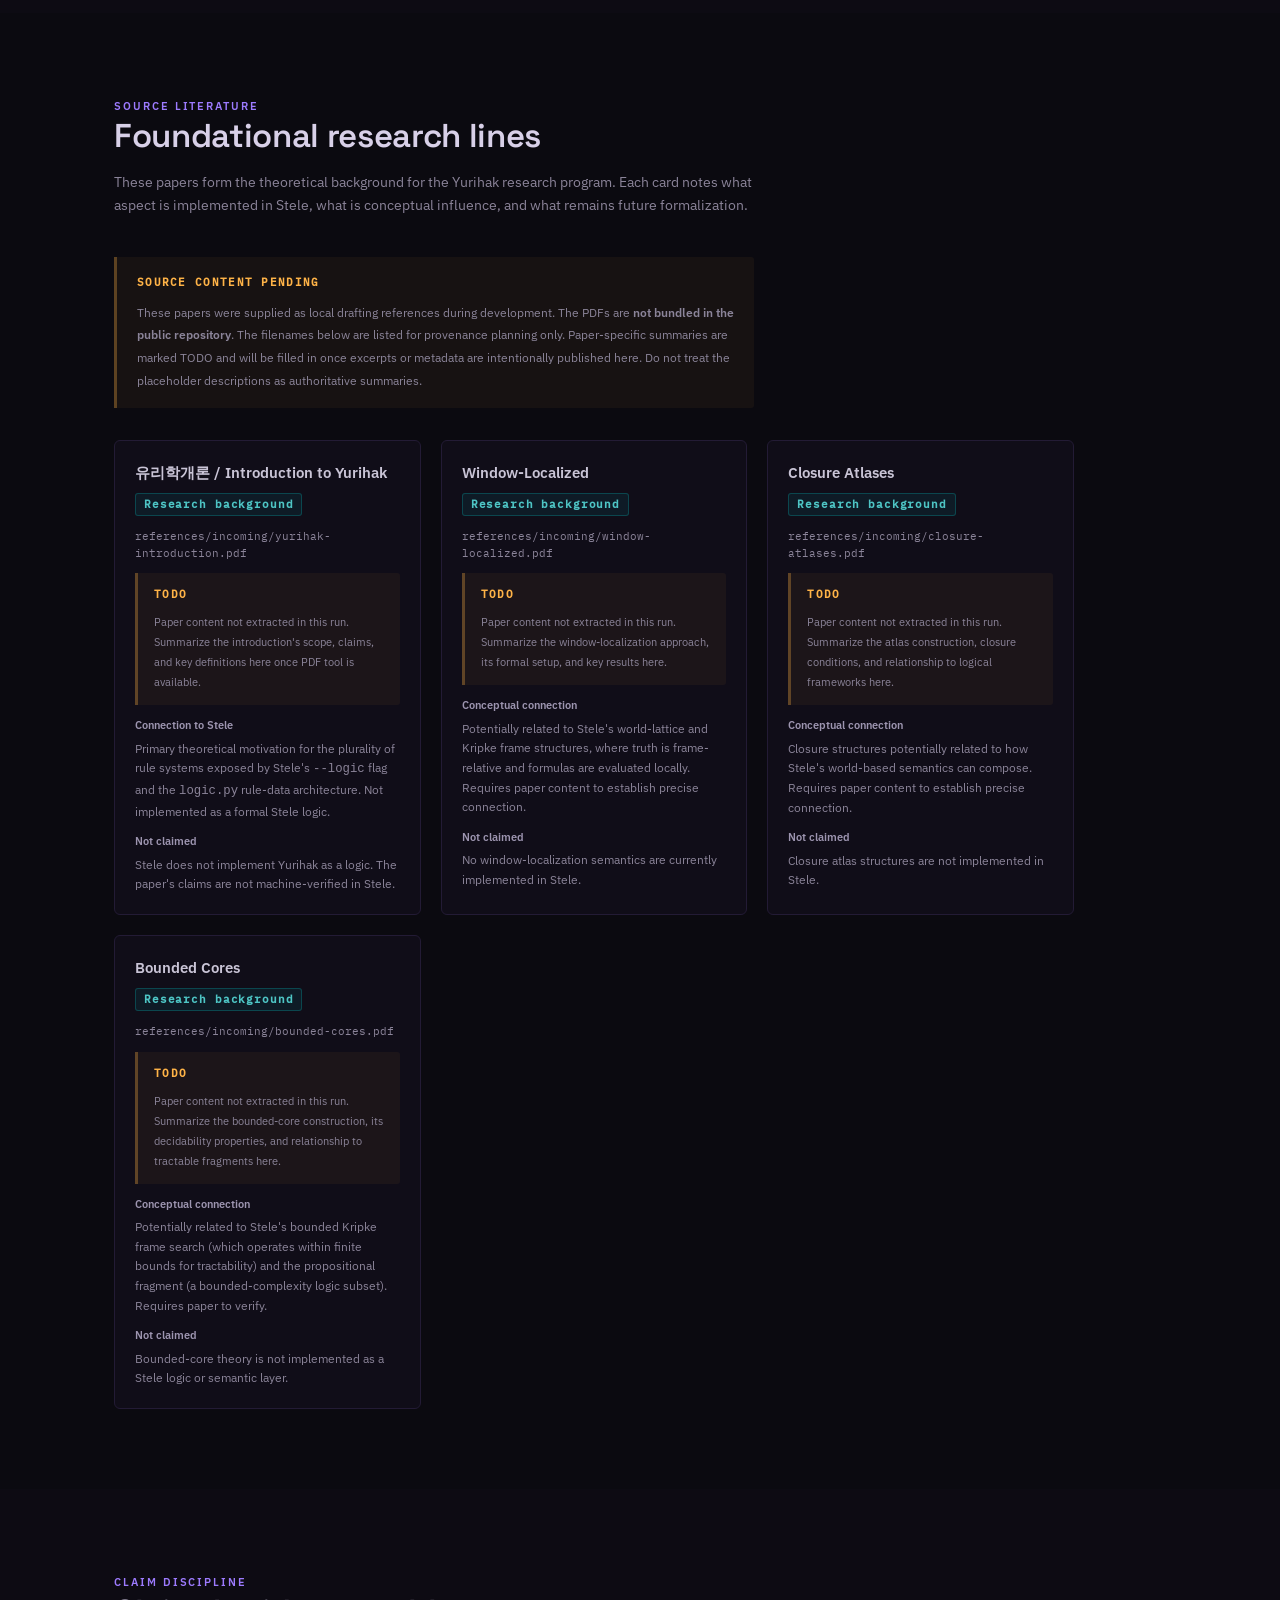
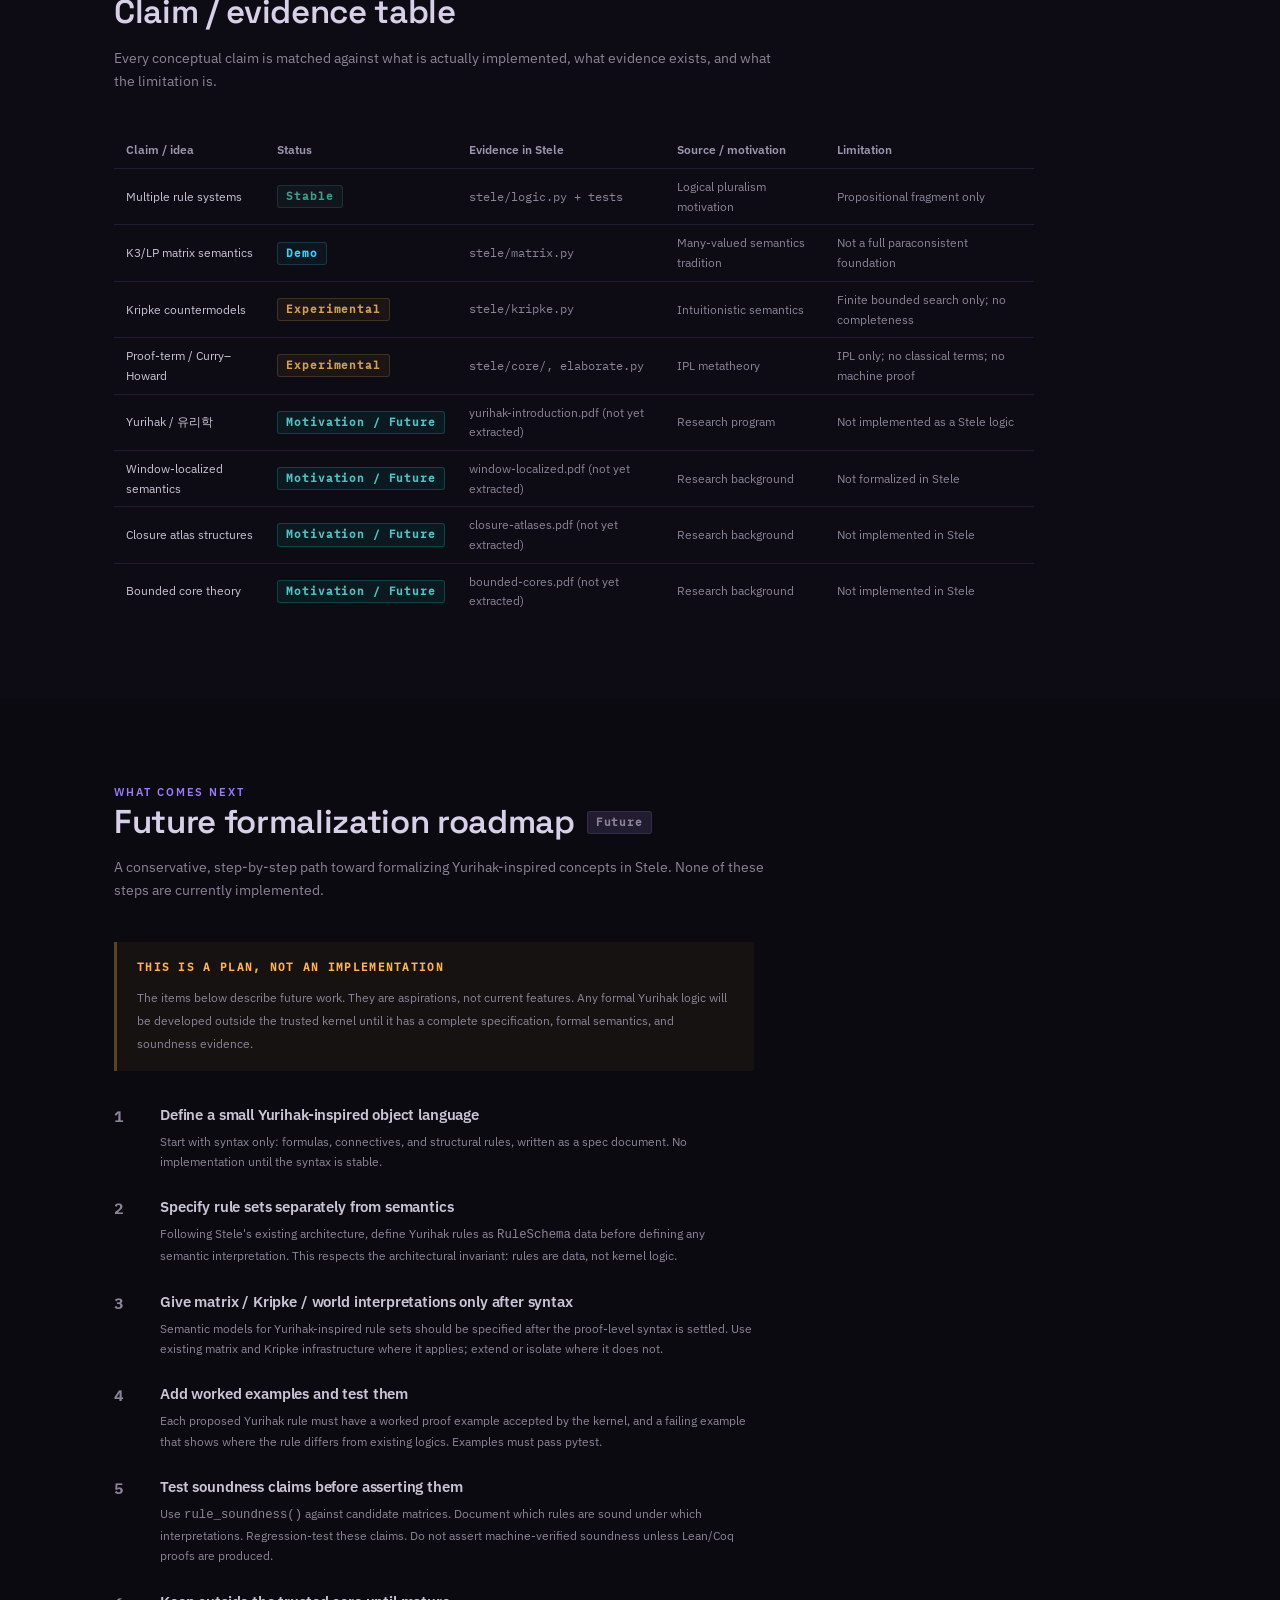
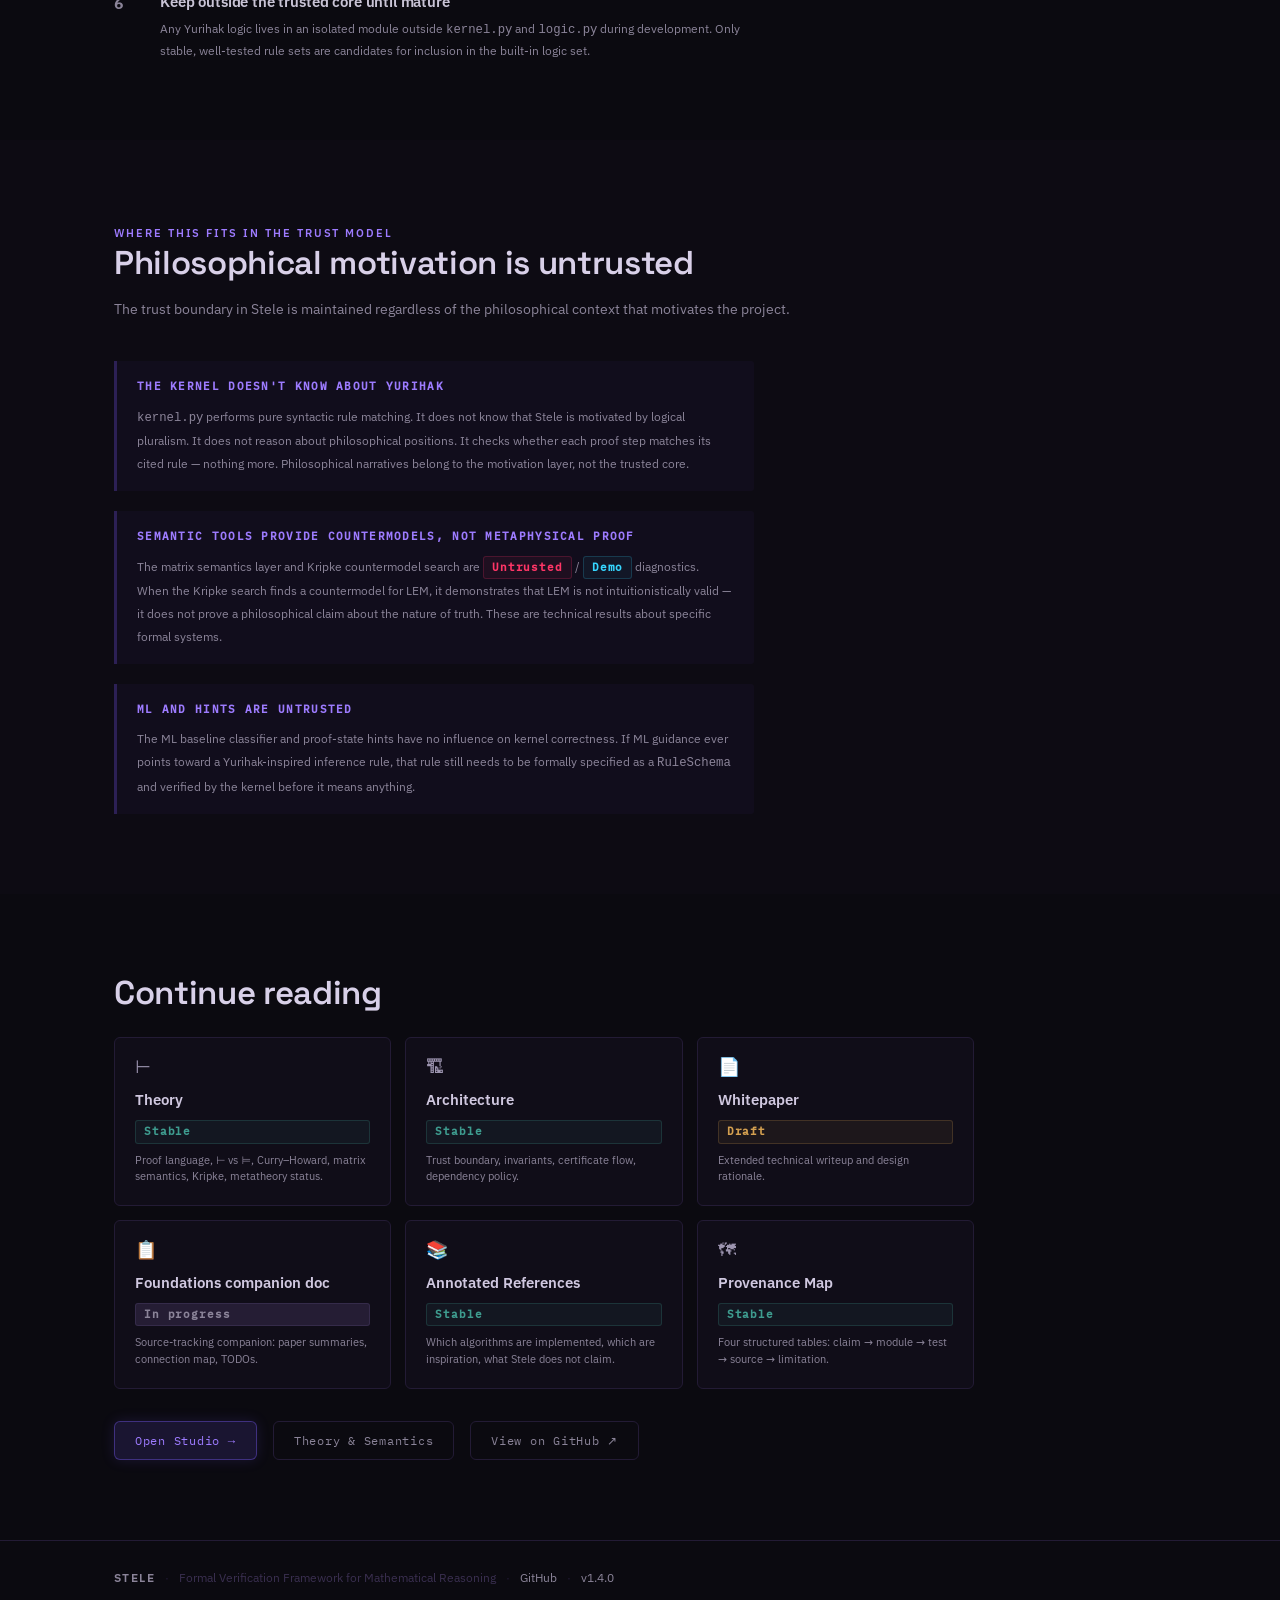
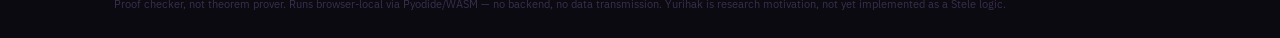
<file: site/foundations.html>
<!DOCTYPE html>
<html lang="en">
<head>
<meta charset="utf-8">
<meta name="viewport" content="width=device-width, initial-scale=1">
<title>Stele — Foundations &amp; Research Program</title>
<meta name="description"
  content="How Stele connects formal verification, logical pluralism, and a broader inquiry into mathematical foundations. Separates implemented software from research motivation and future formalization.">
<meta property="og:title" content="Stele — Foundations &amp; Research Program">
<meta property="og:description" content="How Stele connects formal verification, logical pluralism, and a broader inquiry into mathematical foundations. Yurihak is research motivation, not yet implemented.">
<meta property="og:type" content="website">
<meta name="twitter:card" content="summary">
<link rel="icon" href="favicon.svg" type="image/svg+xml">
<link rel="stylesheet" href="assets/fonts/fonts.css">
<link rel="stylesheet" href="assets/tokens.css">
<link rel="stylesheet" href="assets/stele_site.css">
<link rel="stylesheet" href="assets/components.css">
<link rel="stylesheet" href="assets/visuals.css">
</head>
<body>

<a href="#main-content" class="focus-skip">Skip to main content</a>

<nav class="site-nav" aria-label="Site navigation">
  <a class="nav-brand" href="index.html">STELE</a>
  <div class="nav-links">
    <a href="index.html">Overview</a>
    <a href="studio.html">Studio</a>
    <a href="theory.html">Theory</a>
    <a href="architecture.html">Architecture</a>
    <a href="research.html">Research</a>
    <a href="foundations.html" aria-current="page">Foundations</a>
    <a href="about.html">About</a>
    <a href="https://github.com/re-glow/stele-logic" target="_blank" rel="noopener"
       class="nav-link-gh">GitHub ↗</a>
  </div>
</nav>

<main class="page-main" id="main-content">

<!-- ── Hero ─────────────────────────────────────────────────────────────── -->
<section class="page-section" aria-labelledby="foundations-heading">
  <span class="page-motif" aria-hidden="true">∀</span>
  <div class="section-inner" style="position:relative;z-index:1">

    <span class="section-label">Research Program</span>
    <h1 id="foundations-heading" class="section-heading">
      Foundations &amp; Research Program
    </h1>
    <p class="section-sub" style="max-width:620px;margin-bottom:var(--space-6)">
      How Stele connects formal verification, logical pluralism, and a broader
      inquiry into mathematical foundations — and where the boundaries lie.
    </p>

    <div class="callout callout-warning" style="max-width:640px;margin-bottom:var(--space-8)">
      <span class="callout-label">Scope clarification</span>
      <p>
        This page separates <strong>implemented software</strong> from
        <strong>research motivation</strong> and <strong>future formalization</strong>.
        Yurihak / 유리학 is presented as research motivation and a future
        formalization program — not as a system already implemented in Stele.
        Every claim on this page carries an explicit status label.
      </p>
    </div>

  </div>
</section>

<!-- ── §1  Three-column status map ──────────────────────────────────────── -->
<section class="page-section page-section--alt" aria-labelledby="status-map-heading">
  <div class="section-inner">

    <h2 id="status-map-heading" class="section-heading" style="margin-bottom:var(--space-8)">
      What is implemented, what is motivation, what is future
    </h2>

    <div style="display:grid;grid-template-columns:repeat(auto-fit,minmax(260px,1fr));gap:20px;max-width:960px">

      <!-- Column 1: Implemented -->
      <div style="background:var(--surface);border:1px solid var(--border);border-top:3px solid var(--status-stable-fg);border-radius:var(--radius-md);padding:var(--space-5)">
        <div style="font-family:var(--font-mono);font-size:.8rem;font-weight:700;color:var(--status-stable-fg);margin-bottom:var(--space-4);text-transform:uppercase;letter-spacing:.08em">
          Implemented in Stele
        </div>
        <ul style="list-style:none;padding:0;display:flex;flex-direction:column;gap:var(--space-3)">
          <li style="font-family:var(--font-sans);font-size:var(--text-sm);color:var(--text)">
            <span class="badge badge-stable">Stable</span>
            <span style="margin-left:6px">Stele-Light proof language (IPL + Classical)</span>
          </li>
          <li style="font-family:var(--font-sans);font-size:var(--text-sm);color:var(--text)">
            <span class="badge badge-stable">Stable</span>
            <span style="margin-left:6px">Multiple logic rule sets (5 built-in)</span>
          </li>
          <li style="font-family:var(--font-sans);font-size:var(--text-sm);color:var(--text)">
            <span class="badge badge-demo">Demo</span>
            <span style="margin-left:6px">K3 / LP / Boolean matrix diagnostics</span>
          </li>
          <li style="font-family:var(--font-sans);font-size:var(--text-sm);color:var(--text)">
            <span class="badge badge-experimental">Experimental</span>
            <span style="margin-left:6px">Bounded Kripke countermodel search</span>
          </li>
          <li style="font-family:var(--font-sans);font-size:var(--text-sm);color:var(--text)">
            <span class="badge badge-experimental">Experimental</span>
            <span style="margin-left:6px">Proof-term calculus (Curry–Howard, IPL)</span>
          </li>
          <li style="font-family:var(--font-sans);font-size:var(--text-sm);color:var(--text)">
            <span class="badge badge-experimental">Experimental</span>
            <span style="margin-left:6px">Certificates + independent minicheck</span>
          </li>
          <li style="font-family:var(--font-sans);font-size:var(--text-sm);color:var(--text)">
            <span class="badge badge-untrusted">Untrusted</span>
            <span style="margin-left:6px">Structural diagnostics + proof-state hints</span>
          </li>
          <li style="font-family:var(--font-sans);font-size:var(--text-sm);color:var(--text)">
            <span class="badge badge-optional">Optional</span>
            <span style="margin-left:6px">ML baseline + Lean 4 error bridge</span>
          </li>
        </ul>
      </div>

      <!-- Column 2: Motivation -->
      <div style="background:var(--surface);border:1px solid var(--border);border-top:3px solid #3E9C8F;border-radius:var(--radius-md);padding:var(--space-5)">
        <div style="font-family:var(--font-mono);font-size:.8rem;font-weight:700;color:#3E9C8F;margin-bottom:var(--space-4);text-transform:uppercase;letter-spacing:.08em">
          Research motivation
        </div>
        <ul style="list-style:none;padding:0;display:flex;flex-direction:column;gap:var(--space-3)">
          <li style="font-family:var(--font-sans);font-size:var(--text-sm);color:var(--text)">
            <span class="badge badge-motivation">Motivation</span>
            <span style="margin-left:6px">Logical pluralism — rule choice as genuine variation</span>
          </li>
          <li style="font-family:var(--font-sans);font-size:var(--text-sm);color:var(--text)">
            <span class="badge badge-motivation">Motivation</span>
            <span style="margin-left:6px">Yurihak / 유리학 research program</span>
          </li>
          <li style="font-family:var(--font-sans);font-size:var(--text-sm);color:var(--text)">
            <span class="badge badge-motivation">Motivation</span>
            <span style="margin-left:6px">Window-localized / truth-space frameworks</span>
          </li>
          <li style="font-family:var(--font-sans);font-size:var(--text-sm);color:var(--text)">
            <span class="badge badge-motivation">Motivation</span>
            <span style="margin-left:6px">Closure atlas structures</span>
          </li>
          <li style="font-family:var(--font-sans);font-size:var(--text-sm);color:var(--text)">
            <span class="badge badge-motivation">Motivation</span>
            <span style="margin-left:6px">Bounded core / tractable-fragment theory</span>
          </li>
          <li style="font-family:var(--font-sans);font-size:var(--text-sm);color:var(--text)">
            <span class="badge badge-motivation">Motivation</span>
            <span style="margin-left:6px">Separation of syntax, proof rules, and semantics</span>
          </li>
        </ul>
      </div>

      <!-- Column 3: Future -->
      <div style="background:var(--surface);border:1px solid var(--border);border-top:3px solid var(--status-future-fg);border-radius:var(--radius-md);padding:var(--space-5)">
        <div style="font-family:var(--font-mono);font-size:.8rem;font-weight:700;color:var(--status-future-fg);margin-bottom:var(--space-4);text-transform:uppercase;letter-spacing:.08em">
          Future formalization
        </div>
        <ul style="list-style:none;padding:0;display:flex;flex-direction:column;gap:var(--space-3)">
          <li style="font-family:var(--font-sans);font-size:var(--text-sm);color:var(--text)">
            <span class="badge badge-future">Future</span>
            <span style="margin-left:6px">Formal Yurihak object language (syntax spec)</span>
          </li>
          <li style="font-family:var(--font-sans);font-size:var(--text-sm);color:var(--text)">
            <span class="badge badge-future">Future</span>
            <span style="margin-left:6px">Yurihak rule set outside trusted core</span>
          </li>
          <li style="font-family:var(--font-sans);font-size:var(--text-sm);color:var(--text)">
            <span class="badge badge-future">Future</span>
            <span style="margin-left:6px">Equality / function-symbol FOL semantics</span>
          </li>
          <li style="font-family:var(--font-sans);font-size:var(--text-sm);color:var(--text)">
            <span class="badge badge-future">Future</span>
            <span style="margin-left:6px">Structural rule policy (contraction, exchange, weakening)</span>
          </li>
          <li style="font-family:var(--font-sans);font-size:var(--text-sm);color:var(--text)">
            <span class="badge badge-future">Future</span>
            <span style="margin-left:6px">Window / closure interpretations in Stele</span>
          </li>
          <li style="font-family:var(--font-sans);font-size:var(--text-sm);color:var(--text)">
            <span class="badge badge-future">Future</span>
            <span style="margin-left:6px">Machine-checked metatheory (Lean/Coq export)</span>
          </li>
        </ul>
      </div>

    </div>
  </div>
</section>

<!-- ── §2  Implemented layer ─────────────────────────────────────────────── -->
<section class="page-section" aria-labelledby="implemented-heading">
  <div class="section-inner">

    <div class="section-header">
      <span class="section-label">What Stele implements</span>
      <h2 id="implemented-heading" class="section-heading">
        Implemented components
        <span class="badge badge-stable">Stable</span>
      </h2>
      <p class="section-sub">
        These components exist, pass tests, and are available in the current release.
        Claims about them are claims about running software.
      </p>
    </div>

    <div style="display:grid;grid-template-columns:repeat(auto-fit,minmax(280px,1fr));gap:14px;max-width:960px;margin-bottom:var(--space-8)">

      <div style="background:var(--surface);border:1px solid var(--border);border-radius:var(--radius-md);padding:var(--space-5)">
        <div style="display:flex;align-items:center;gap:8px;margin-bottom:var(--space-3)">
          <span class="badge badge-stable">Stable</span>
          <span style="font-family:var(--font-mono);font-size:.85rem;color:var(--text)">Multiple logic rule sets</span>
        </div>
        <p style="font-family:var(--font-sans);font-size:var(--text-sm);color:var(--muted);line-height:1.65;margin-bottom:var(--space-2)">
          Five built-in propositional logics: intuitionistic, classical, minimal,
          K3-logic, LP-logic. Rules are data — <code>RuleSchema</code> objects —
          not kernel logic. Adding a new logic does not require touching the trusted core.
        </p>
        <code style="font-size:.7rem;color:var(--muted)">stele/logic.py · stele/kernel.py</code>
      </div>

      <div style="background:var(--surface);border:1px solid var(--border);border-radius:var(--radius-md);padding:var(--space-5)">
        <div style="display:flex;align-items:center;gap:8px;margin-bottom:var(--space-3)">
          <span class="badge badge-demo">Demo / Diagnostic</span>
          <span style="font-family:var(--font-mono);font-size:.85rem;color:var(--text)">Matrix diagnostics</span>
        </div>
        <p style="font-family:var(--font-sans);font-size:var(--text-sm);color:var(--muted);line-height:1.65;margin-bottom:var(--space-2)">
          K3 (strong Kleene), LP (Logic of Paradox), and Boolean matrices compute
          rule soundness (⊨) as a diagnostic tool. Separate from the kernel (⊢).
          Shows how the same rule behaves differently in three-valued contexts.
        </p>
        <code style="font-size:.7rem;color:var(--muted)">stele/matrix.py · stele/world.py</code>
      </div>

      <div style="background:var(--surface);border:1px solid var(--border);border-radius:var(--radius-md);padding:var(--space-5)">
        <div style="display:flex;align-items:center;gap:8px;margin-bottom:var(--space-3)">
          <span class="badge badge-experimental">Experimental</span>
          <span style="font-family:var(--font-mono);font-size:.85rem;color:var(--text)">Kripke countermodels</span>
        </div>
        <p style="font-family:var(--font-sans);font-size:var(--text-sm);color:var(--muted);line-height:1.65;margin-bottom:var(--space-2)">
          Bounded finite-frame search for intuitionistic propositional logic.
          Demonstrates that LEM and DNE fail intuitionistically by constructing
          explicit finite Kripke models. Bounded — no countermodel ≠ valid.
        </p>
        <code style="font-size:.7rem;color:var(--muted)">stele/kripke.py</code>
      </div>

      <div style="background:var(--surface);border:1px solid var(--border);border-radius:var(--radius-md);padding:var(--space-5)">
        <div style="display:flex;align-items:center;gap:8px;margin-bottom:var(--space-3)">
          <span class="badge badge-experimental">Experimental</span>
          <span style="font-family:var(--font-mono);font-size:.85rem;color:var(--text)">Proof certificates + minicheck</span>
        </div>
        <p style="font-family:var(--font-sans);font-size:var(--text-sm);color:var(--muted);line-height:1.65;margin-bottom:var(--space-2)">
          After kernel verification, a versioned certificate JSON can be emitted.
          An independent re-verifier (<code>minicheck.py</code>) checks it without
          importing the kernel. Code-level isolation; process isolation is future work.
        </p>
        <code style="font-size:.7rem;color:var(--muted)">stele/certificate.py · stele/minicheck.py</code>
      </div>

      <div style="background:var(--surface);border:1px solid var(--border);border-radius:var(--radius-md);padding:var(--space-5)">
        <div style="display:flex;align-items:center;gap:8px;margin-bottom:var(--space-3)">
          <span class="badge badge-untrusted">Untrusted</span>
          <span style="font-family:var(--font-mono);font-size:.85rem;color:var(--text)">Diagnostics + hints</span>
        </div>
        <p style="font-family:var(--font-sans);font-size:var(--text-sm);color:var(--muted);line-height:1.65;margin-bottom:var(--space-2)">
          Multi-pass structural analysis and rule-suggestion hints.
          Advisory only — never imported by the kernel. All hints carry
          <code>trusted=False</code>. No proof search, no ML in the hint path.
        </p>
        <code style="font-size:.7rem;color:var(--muted)">stele/diagnostics.py · stele/proofstate.py</code>
      </div>

      <div style="background:var(--surface);border:1px solid var(--border);border-radius:var(--radius-md);padding:var(--space-5)">
        <div style="display:flex;align-items:center;gap:8px;margin-bottom:var(--space-3)">
          <span class="badge badge-stable">Stable</span>
          <span style="font-family:var(--font-mono);font-size:.85rem;color:var(--text)">Browser-local Studio</span>
        </div>
        <p style="font-family:var(--font-sans);font-size:var(--text-sm);color:var(--muted);line-height:1.65;margin-bottom:var(--space-2)">
          The full proof checker runs in your browser via Pyodide/WASM. No backend.
          No data transmitted. The same kernel that runs locally is the kernel
          that runs in the browser.
        </p>
        <code style="font-size:.7rem;color:var(--muted)">site/studio.html · stele/browser.py</code>
      </div>

    </div>

    <div class="callout callout-info" style="max-width:640px">
      <span class="callout-label">Not implemented</span>
      <p>
        Stele does not implement: a full Yurihak logic, a complete mathematical foundation,
        automatic theorem proving, full mathematical relativism, equality/function-symbol
        FOL semantics, proof-search, or a machine-checked philosophical system.
        These are listed as research motivation or future formalization below.
      </p>
    </div>

  </div>
</section>

<!-- ── §3  Yurihak as motivation ────────────────────────────────────────── -->
<section class="page-section page-section--alt" aria-labelledby="yurihak-heading">
  <div class="section-inner">

    <div class="section-header">
      <span class="section-label">Research Motivation</span>
      <h2 id="yurihak-heading" class="section-heading">
        Yurihak / 유리학 as research program
        <span class="badge badge-motivation">Motivation</span>
      </h2>
      <p class="section-sub">
        Yurihak is a philosophical and foundational research program —
        not a logic system currently implemented in Stele.
        It shapes the questions Stele is built to investigate.
      </p>
    </div>

    <div style="display:grid;grid-template-columns:1fr 1fr;gap:var(--space-8);max-width:860px;align-items:start">

      <div class="prose-body">
        <p>
          Stele grew out of an interest in what happens when the rules of reasoning
          are treated as an explicit, variable parameter rather than a fixed background.
          Classical logic is one choice; intuitionistic logic is another.
          Multi-valued matrices like K3 and LP represent further choices.
          Each choice admits some inferences and blocks others.
        </p>
        <p>
          This variability is not merely aesthetic. If different rule systems can each
          be coherent, the question of which system to use becomes a substantive one
          about what kind of reasoning a given domain requires.
          Yurihak — 유리학 (有理學), a term from Jaehwan Kim's foundational research —
          investigates this space: the conditions under which rule systems, semantic
          interpretations, and model-theoretic structures can vary in principled ways.
        </p>
        <p>
          Stele operationalizes one piece of this inquiry: by making rule choice
          explicit at the proof level (the <code>--logic</code> flag and the
          <code>RuleSchema</code> data structure), and by separating syntactic
          derivability (what the kernel checks) from semantic validity (what the
          matrix layer checks), Stele creates a controlled environment for
          observing how the same formula behaves under different logical frameworks.
        </p>
        <p>
          This is a motivation, not a proof. Stele does not prove mathematical
          relativism. It does not implement Yurihak as a formal system.
          It provides a platform on which formal Yurihak concepts could eventually
          be specified, tested, and checked — once they are rigorously defined.
        </p>
      </div>

      <div>
        <div style="background:var(--surface);border:1px solid var(--border);border-radius:var(--radius-md);padding:var(--space-5);margin-bottom:var(--space-5)">
          <div style="font-family:var(--font-mono);font-size:.8rem;font-weight:700;color:#3E9C8F;margin-bottom:var(--space-3)">
            What Stele shows, concretely
          </div>
          <ul style="list-style:none;padding:0;display:flex;flex-direction:column;gap:var(--space-3)">
            <li style="font-family:var(--font-sans);font-size:var(--text-sm);color:var(--muted)">
              The same proof is accepted by <code>classical_prop</code> and rejected by
              <code>intuitionistic_prop</code> — demonstrating that rule choice determines
              what counts as valid.
            </li>
            <li style="font-family:var(--font-sans);font-size:var(--text-sm);color:var(--muted)">
              Under K3 semantics, some classically-sound rules are no longer sound —
              demonstrating that semantic choice interacts with rule choice.
            </li>
            <li style="font-family:var(--font-sans);font-size:var(--text-sm);color:var(--muted)">
              Kripke frames provide explicit countermodels to LEM and DNE — demonstrating
              that these are not universal truths, but rule-relative ones.
            </li>
            <li style="font-family:var(--font-sans);font-size:var(--text-sm);color:var(--muted)">
              The proof-term layer separates the intuitionistic fragment (with Curry–Howard
              witnesses) from classical rules, making the boundary computationally visible.
            </li>
          </ul>
        </div>

        <div class="callout callout-warning">
          <span class="callout-label">What this is not</span>
          <p>
            These demonstrations are software behaviors, not philosophical proofs.
            Stele does not prove that mathematical relativism is correct,
            or that Yurihak is a complete foundation of mathematics.
            The tool investigates these questions; it does not settle them.
          </p>
        </div>
      </div>
    </div>

  </div>
</section>

<!-- ── §4  Research-line paper cards ────────────────────────────────────── -->
<section class="page-section" aria-labelledby="papers-heading">
  <div class="section-inner">

    <div class="section-header">
      <span class="section-label">Source literature</span>
      <h2 id="papers-heading" class="section-heading">
        Foundational research lines
      </h2>
      <p class="section-sub">
        These papers form the theoretical background for the Yurihak research program.
        Each card notes what aspect is implemented in Stele, what is conceptual influence,
        and what remains future formalization.
      </p>
    </div>

    <div class="callout callout-warning" style="max-width:640px;margin-bottom:var(--space-8)">
      <span class="callout-label">Source content pending</span>
      <p>
        These papers were supplied as local drafting references during development.
        The PDFs are <strong>not bundled in the public repository</strong>.
        The filenames below are listed for provenance planning only.
        Paper-specific summaries are marked TODO and will be filled in once
        excerpts or metadata are intentionally published here.
        Do not treat the placeholder descriptions as authoritative summaries.
      </p>
    </div>

    <div style="display:grid;grid-template-columns:repeat(auto-fit,minmax(300px,1fr));gap:20px;max-width:960px">

      <!-- Card 1: Yurihak Introduction -->
      <div style="background:var(--surface);border:1px solid var(--border);border-radius:var(--radius-md);padding:var(--space-5);display:flex;flex-direction:column;gap:var(--space-3)">
        <div style="display:flex;align-items:flex-start;justify-content:space-between;gap:8px;flex-wrap:wrap">
          <span style="font-family:var(--font-sans);font-size:var(--text-md);font-weight:600;color:var(--text)">
            유리학개론 / Introduction to Yurihak
          </span>
          <span class="badge badge-motivation">Research background</span>
        </div>
        <div style="font-family:var(--font-mono);font-size:.7rem;color:var(--muted)">
          references/incoming/yurihak-introduction.pdf
        </div>
        <div class="callout callout-warning" style="padding:var(--space-3) var(--space-4)">
          <span class="callout-label">TODO</span>
          <p style="font-size:var(--text-xs);margin-top:var(--space-1)">
            Paper content not extracted in this run. Summarize the
            introduction's scope, claims, and key definitions here once
            PDF tool is available.
          </p>
        </div>
        <div>
          <div style="font-family:var(--font-sans);font-size:var(--text-xs);font-weight:600;color:var(--text-secondary);margin-bottom:4px">Connection to Stele</div>
          <p style="font-family:var(--font-sans);font-size:var(--text-sm);color:var(--muted);line-height:1.6">
            Primary theoretical motivation for the plurality of rule systems exposed
            by Stele's <code>--logic</code> flag and the <code>logic.py</code> rule-data
            architecture. Not implemented as a formal Stele logic.
          </p>
        </div>
        <div>
          <div style="font-family:var(--font-sans);font-size:var(--text-xs);font-weight:600;color:var(--text-secondary);margin-bottom:4px">Not claimed</div>
          <p style="font-family:var(--font-sans);font-size:var(--text-sm);color:var(--muted)">
            Stele does not implement Yurihak as a logic.
            The paper's claims are not machine-verified in Stele.
          </p>
        </div>
      </div>

      <!-- Card 2: Window-localized -->
      <div style="background:var(--surface);border:1px solid var(--border);border-radius:var(--radius-md);padding:var(--space-5);display:flex;flex-direction:column;gap:var(--space-3)">
        <div style="display:flex;align-items:flex-start;justify-content:space-between;gap:8px;flex-wrap:wrap">
          <span style="font-family:var(--font-sans);font-size:var(--text-md);font-weight:600;color:var(--text)">
            Window-Localized
          </span>
          <span class="badge badge-motivation">Research background</span>
        </div>
        <div style="font-family:var(--font-mono);font-size:.7rem;color:var(--muted)">
          references/incoming/window-localized.pdf
        </div>
        <div class="callout callout-warning" style="padding:var(--space-3) var(--space-4)">
          <span class="callout-label">TODO</span>
          <p style="font-size:var(--text-xs);margin-top:var(--space-1)">
            Paper content not extracted in this run. Summarize the
            window-localization approach, its formal setup, and key results here.
          </p>
        </div>
        <div>
          <div style="font-family:var(--font-sans);font-size:var(--text-xs);font-weight:600;color:var(--text-secondary);margin-bottom:4px">Conceptual connection</div>
          <p style="font-family:var(--font-sans);font-size:var(--text-sm);color:var(--muted);line-height:1.6">
            Potentially related to Stele's world-lattice and Kripke frame structures,
            where truth is frame-relative and formulas are evaluated locally.
            Requires paper content to establish precise connection.
          </p>
        </div>
        <div>
          <div style="font-family:var(--font-sans);font-size:var(--text-xs);font-weight:600;color:var(--text-secondary);margin-bottom:4px">Not claimed</div>
          <p style="font-family:var(--font-sans);font-size:var(--text-sm);color:var(--muted)">
            No window-localization semantics are currently implemented in Stele.
          </p>
        </div>
      </div>

      <!-- Card 3: Closure Atlases -->
      <div style="background:var(--surface);border:1px solid var(--border);border-radius:var(--radius-md);padding:var(--space-5);display:flex;flex-direction:column;gap:var(--space-3)">
        <div style="display:flex;align-items:flex-start;justify-content:space-between;gap:8px;flex-wrap:wrap">
          <span style="font-family:var(--font-sans);font-size:var(--text-md);font-weight:600;color:var(--text)">
            Closure Atlases
          </span>
          <span class="badge badge-motivation">Research background</span>
        </div>
        <div style="font-family:var(--font-mono);font-size:.7rem;color:var(--muted)">
          references/incoming/closure-atlases.pdf
        </div>
        <div class="callout callout-warning" style="padding:var(--space-3) var(--space-4)">
          <span class="callout-label">TODO</span>
          <p style="font-size:var(--text-xs);margin-top:var(--space-1)">
            Paper content not extracted in this run. Summarize the atlas
            construction, closure conditions, and relationship to logical frameworks here.
          </p>
        </div>
        <div>
          <div style="font-family:var(--font-sans);font-size:var(--text-xs);font-weight:600;color:var(--text-secondary);margin-bottom:4px">Conceptual connection</div>
          <p style="font-family:var(--font-sans);font-size:var(--text-sm);color:var(--muted);line-height:1.6">
            Closure structures potentially related to how Stele's world-based semantics
            can compose. Requires paper content to establish precise connection.
          </p>
        </div>
        <div>
          <div style="font-family:var(--font-sans);font-size:var(--text-xs);font-weight:600;color:var(--text-secondary);margin-bottom:4px">Not claimed</div>
          <p style="font-family:var(--font-sans);font-size:var(--text-sm);color:var(--muted)">
            Closure atlas structures are not implemented in Stele.
          </p>
        </div>
      </div>

      <!-- Card 4: Bounded Cores -->
      <div style="background:var(--surface);border:1px solid var(--border);border-radius:var(--radius-md);padding:var(--space-5);display:flex;flex-direction:column;gap:var(--space-3)">
        <div style="display:flex;align-items:flex-start;justify-content:space-between;gap:8px;flex-wrap:wrap">
          <span style="font-family:var(--font-sans);font-size:var(--text-md);font-weight:600;color:var(--text)">
            Bounded Cores
          </span>
          <span class="badge badge-motivation">Research background</span>
        </div>
        <div style="font-family:var(--font-mono);font-size:.7rem;color:var(--muted)">
          references/incoming/bounded-cores.pdf
        </div>
        <div class="callout callout-warning" style="padding:var(--space-3) var(--space-4)">
          <span class="callout-label">TODO</span>
          <p style="font-size:var(--text-xs);margin-top:var(--space-1)">
            Paper content not extracted in this run. Summarize the bounded-core
            construction, its decidability properties, and relationship to tractable
            fragments here.
          </p>
        </div>
        <div>
          <div style="font-family:var(--font-sans);font-size:var(--text-xs);font-weight:600;color:var(--text-secondary);margin-bottom:4px">Conceptual connection</div>
          <p style="font-family:var(--font-sans);font-size:var(--text-sm);color:var(--muted);line-height:1.6">
            Potentially related to Stele's bounded Kripke frame search (which operates
            within finite bounds for tractability) and the propositional fragment
            (a bounded-complexity logic subset). Requires paper to verify.
          </p>
        </div>
        <div>
          <div style="font-family:var(--font-sans);font-size:var(--text-xs);font-weight:600;color:var(--text-secondary);margin-bottom:4px">Not claimed</div>
          <p style="font-family:var(--font-sans);font-size:var(--text-sm);color:var(--muted)">
            Bounded-core theory is not implemented as a Stele logic or semantic layer.
          </p>
        </div>
      </div>

    </div>
  </div>
</section>

<!-- ── §5  Claim/evidence table ──────────────────────────────────────────── -->
<section class="page-section page-section--alt" aria-labelledby="claims-heading">
  <div class="section-inner">

    <div class="section-header">
      <span class="section-label">Claim discipline</span>
      <h2 id="claims-heading" class="section-heading">
        Claim / evidence table
      </h2>
      <p class="section-sub">
        Every conceptual claim is matched against what is actually implemented,
        what evidence exists, and what the limitation is.
      </p>
    </div>

    <div class="table-scroll" role="region" aria-labelledby="claims-heading" tabindex="0">
    <table style="max-width:920px;width:100%;border-collapse:collapse;font-family:var(--font-sans);font-size:var(--text-sm)">
      <thead>
        <tr style="border-bottom:1px solid var(--border)">
          <th scope="col" style="text-align:left;padding:8px 12px;color:var(--text-secondary);font-weight:600">Claim / idea</th>
          <th scope="col" style="text-align:left;padding:8px 12px;color:var(--text-secondary);font-weight:600">Status</th>
          <th scope="col" style="text-align:left;padding:8px 12px;color:var(--text-secondary);font-weight:600">Evidence in Stele</th>
          <th scope="col" style="text-align:left;padding:8px 12px;color:var(--text-secondary);font-weight:600">Source / motivation</th>
          <th scope="col" style="text-align:left;padding:8px 12px;color:var(--text-secondary);font-weight:600">Limitation</th>
        </tr>
      </thead>
      <tbody>
        <tr style="border-bottom:1px solid var(--border)">
          <td style="padding:8px 12px;color:var(--text)">Multiple rule systems</td>
          <td style="padding:8px 12px"><span class="badge badge-stable">Stable</span></td>
          <td style="padding:8px 12px;color:var(--muted);font-family:var(--font-mono);font-size:.77rem">stele/logic.py + tests</td>
          <td style="padding:8px 12px;color:var(--muted)">Logical pluralism motivation</td>
          <td style="padding:8px 12px;color:var(--muted)">Propositional fragment only</td>
        </tr>
        <tr style="border-bottom:1px solid var(--border)">
          <td style="padding:8px 12px;color:var(--text)">K3/LP matrix semantics</td>
          <td style="padding:8px 12px"><span class="badge badge-demo">Demo</span></td>
          <td style="padding:8px 12px;color:var(--muted);font-family:var(--font-mono);font-size:.77rem">stele/matrix.py</td>
          <td style="padding:8px 12px;color:var(--muted)">Many-valued semantics tradition</td>
          <td style="padding:8px 12px;color:var(--muted)">Not a full paraconsistent foundation</td>
        </tr>
        <tr style="border-bottom:1px solid var(--border)">
          <td style="padding:8px 12px;color:var(--text)">Kripke countermodels</td>
          <td style="padding:8px 12px"><span class="badge badge-experimental">Experimental</span></td>
          <td style="padding:8px 12px;color:var(--muted);font-family:var(--font-mono);font-size:.77rem">stele/kripke.py</td>
          <td style="padding:8px 12px;color:var(--muted)">Intuitionistic semantics</td>
          <td style="padding:8px 12px;color:var(--muted)">Finite bounded search only; no completeness</td>
        </tr>
        <tr style="border-bottom:1px solid var(--border)">
          <td style="padding:8px 12px;color:var(--text)">Proof-term / Curry–Howard</td>
          <td style="padding:8px 12px"><span class="badge badge-experimental">Experimental</span></td>
          <td style="padding:8px 12px;color:var(--muted);font-family:var(--font-mono);font-size:.77rem">stele/core/, elaborate.py</td>
          <td style="padding:8px 12px;color:var(--muted)">IPL metatheory</td>
          <td style="padding:8px 12px;color:var(--muted)">IPL only; no classical terms; no machine proof</td>
        </tr>
        <tr style="border-bottom:1px solid var(--border)">
          <td style="padding:8px 12px;color:var(--text)">Yurihak / 유리학</td>
          <td style="padding:8px 12px"><span class="badge badge-motivation">Motivation / Future</span></td>
          <td style="padding:8px 12px;color:var(--muted)">yurihak-introduction.pdf (not yet extracted)</td>
          <td style="padding:8px 12px;color:var(--muted)">Research program</td>
          <td style="padding:8px 12px;color:var(--muted)">Not implemented as a Stele logic</td>
        </tr>
        <tr style="border-bottom:1px solid var(--border)">
          <td style="padding:8px 12px;color:var(--text)">Window-localized semantics</td>
          <td style="padding:8px 12px"><span class="badge badge-motivation">Motivation / Future</span></td>
          <td style="padding:8px 12px;color:var(--muted)">window-localized.pdf (not yet extracted)</td>
          <td style="padding:8px 12px;color:var(--muted)">Research background</td>
          <td style="padding:8px 12px;color:var(--muted)">Not formalized in Stele</td>
        </tr>
        <tr style="border-bottom:1px solid var(--border)">
          <td style="padding:8px 12px;color:var(--text)">Closure atlas structures</td>
          <td style="padding:8px 12px"><span class="badge badge-motivation">Motivation / Future</span></td>
          <td style="padding:8px 12px;color:var(--muted)">closure-atlases.pdf (not yet extracted)</td>
          <td style="padding:8px 12px;color:var(--muted)">Research background</td>
          <td style="padding:8px 12px;color:var(--muted)">Not implemented in Stele</td>
        </tr>
        <tr>
          <td style="padding:8px 12px;color:var(--text)">Bounded core theory</td>
          <td style="padding:8px 12px"><span class="badge badge-motivation">Motivation / Future</span></td>
          <td style="padding:8px 12px;color:var(--muted)">bounded-cores.pdf (not yet extracted)</td>
          <td style="padding:8px 12px;color:var(--muted)">Research background</td>
          <td style="padding:8px 12px;color:var(--muted)">Not implemented in Stele</td>
        </tr>
      </tbody>
    </table>
    </div>

  </div>
</section>

<!-- ── §6  Future formalization roadmap ─────────────────────────────────── -->
<section class="page-section" aria-labelledby="roadmap-heading">
  <div class="section-inner">

    <div class="section-header">
      <span class="section-label">What comes next</span>
      <h2 id="roadmap-heading" class="section-heading">
        Future formalization roadmap
        <span class="badge badge-future">Future</span>
      </h2>
      <p class="section-sub">
        A conservative, step-by-step path toward formalizing Yurihak-inspired concepts
        in Stele. None of these steps are currently implemented.
      </p>
    </div>

    <div class="callout callout-warning" style="max-width:640px;margin-bottom:var(--space-8)">
      <span class="callout-label">This is a plan, not an implementation</span>
      <p>
        The items below describe future work. They are aspirations, not current features.
        Any formal Yurihak logic will be developed outside the trusted kernel
        until it has a complete specification, formal semantics, and soundness evidence.
      </p>
    </div>

    <ol style="max-width:640px;display:flex;flex-direction:column;gap:var(--space-6);padding:0;list-style:none">

      <li style="display:flex;gap:var(--space-4)">
        <span style="font-family:var(--font-mono);font-size:1rem;font-weight:700;color:var(--status-future-fg);min-width:2rem;padding-top:2px">1</span>
        <div>
          <h3 style="font-family:var(--font-sans);font-size:var(--text-md);font-weight:600;color:var(--text);margin-bottom:var(--space-1)">Define a small Yurihak-inspired object language</h3>
          <p style="font-family:var(--font-sans);font-size:var(--text-sm);color:var(--muted);line-height:1.65">
            Start with syntax only: formulas, connectives, and structural rules, written
            as a spec document. No implementation until the syntax is stable.
          </p>
        </div>
      </li>

      <li style="display:flex;gap:var(--space-4)">
        <span style="font-family:var(--font-mono);font-size:1rem;font-weight:700;color:var(--status-future-fg);min-width:2rem;padding-top:2px">2</span>
        <div>
          <h3 style="font-family:var(--font-sans);font-size:var(--text-md);font-weight:600;color:var(--text);margin-bottom:var(--space-1)">Specify rule sets separately from semantics</h3>
          <p style="font-family:var(--font-sans);font-size:var(--text-sm);color:var(--muted);line-height:1.65">
            Following Stele's existing architecture, define Yurihak rules as
            <code>RuleSchema</code> data before defining any semantic interpretation.
            This respects the architectural invariant: rules are data, not kernel logic.
          </p>
        </div>
      </li>

      <li style="display:flex;gap:var(--space-4)">
        <span style="font-family:var(--font-mono);font-size:1rem;font-weight:700;color:var(--status-future-fg);min-width:2rem;padding-top:2px">3</span>
        <div>
          <h3 style="font-family:var(--font-sans);font-size:var(--text-md);font-weight:600;color:var(--text);margin-bottom:var(--space-1)">Give matrix / Kripke / world interpretations only after syntax</h3>
          <p style="font-family:var(--font-sans);font-size:var(--text-sm);color:var(--muted);line-height:1.65">
            Semantic models for Yurihak-inspired rule sets should be specified
            after the proof-level syntax is settled. Use existing matrix and Kripke
            infrastructure where it applies; extend or isolate where it does not.
          </p>
        </div>
      </li>

      <li style="display:flex;gap:var(--space-4)">
        <span style="font-family:var(--font-mono);font-size:1rem;font-weight:700;color:var(--status-future-fg);min-width:2rem;padding-top:2px">4</span>
        <div>
          <h3 style="font-family:var(--font-sans);font-size:var(--text-md);font-weight:600;color:var(--text);margin-bottom:var(--space-1)">Add worked examples and test them</h3>
          <p style="font-family:var(--font-sans);font-size:var(--text-sm);color:var(--muted);line-height:1.65">
            Each proposed Yurihak rule must have a worked proof example accepted
            by the kernel, and a failing example that shows where the rule differs
            from existing logics. Examples must pass pytest.
          </p>
        </div>
      </li>

      <li style="display:flex;gap:var(--space-4)">
        <span style="font-family:var(--font-mono);font-size:1rem;font-weight:700;color:var(--status-future-fg);min-width:2rem;padding-top:2px">5</span>
        <div>
          <h3 style="font-family:var(--font-sans);font-size:var(--text-md);font-weight:600;color:var(--text);margin-bottom:var(--space-1)">Test soundness claims before asserting them</h3>
          <p style="font-family:var(--font-sans);font-size:var(--text-sm);color:var(--muted);line-height:1.65">
            Use <code>rule_soundness()</code> against candidate matrices.
            Document which rules are sound under which interpretations.
            Regression-test these claims. Do not assert machine-verified soundness
            unless Lean/Coq proofs are produced.
          </p>
        </div>
      </li>

      <li style="display:flex;gap:var(--space-4)">
        <span style="font-family:var(--font-mono);font-size:1rem;font-weight:700;color:var(--status-future-fg);min-width:2rem;padding-top:2px">6</span>
        <div>
          <h3 style="font-family:var(--font-sans);font-size:var(--text-md);font-weight:600;color:var(--text);margin-bottom:var(--space-1)">Keep outside the trusted core until mature</h3>
          <p style="font-family:var(--font-sans);font-size:var(--text-sm);color:var(--muted);line-height:1.65">
            Any Yurihak logic lives in an isolated module outside <code>kernel.py</code>
            and <code>logic.py</code> during development. Only stable, well-tested
            rule sets are candidates for inclusion in the built-in logic set.
          </p>
        </div>
      </li>

    </ol>

  </div>
</section>

<!-- ── §7  Trust boundary relation ──────────────────────────────────────── -->
<section class="page-section page-section--alt" aria-labelledby="trust-relation-heading">
  <div class="section-inner">
    <div class="section-header">
      <span class="section-label">Where this fits in the trust model</span>
      <h2 id="trust-relation-heading" class="section-heading">
        Philosophical motivation is untrusted
      </h2>
      <p class="section-sub">
        The trust boundary in Stele is maintained regardless of the philosophical
        context that motivates the project.
      </p>
    </div>

    <div style="max-width:640px;display:flex;flex-direction:column;gap:var(--space-5)">

      <div class="callout callout-info">
        <span class="callout-label">The kernel doesn't know about Yurihak</span>
        <p>
          <code>kernel.py</code> performs pure syntactic rule matching. It does not
          know that Stele is motivated by logical pluralism. It does not reason
          about philosophical positions. It checks whether each proof step matches
          its cited rule — nothing more.
          Philosophical narratives belong to the motivation layer, not the trusted core.
        </p>
      </div>

      <div class="callout callout-info">
        <span class="callout-label">Semantic tools provide countermodels, not metaphysical proof</span>
        <p>
          The matrix semantics layer and Kripke countermodel search are
          <span class="badge badge-untrusted">Untrusted</span> /
          <span class="badge badge-demo">Demo</span> diagnostics.
          When the Kripke search finds a countermodel for LEM, it demonstrates
          that LEM is not intuitionistically valid — it does not prove a philosophical
          claim about the nature of truth. These are technical results
          about specific formal systems.
        </p>
      </div>

      <div class="callout callout-info">
        <span class="callout-label">ML and hints are untrusted</span>
        <p>
          The ML baseline classifier and proof-state hints have no influence on
          kernel correctness. If ML guidance ever points toward a Yurihak-inspired
          inference rule, that rule still needs to be formally specified as a
          <code>RuleSchema</code> and verified by the kernel before it means anything.
        </p>
      </div>

    </div>
  </div>
</section>

<!-- ── §8  CTA / links ───────────────────────────────────────────────────── -->
<section class="page-section" aria-labelledby="found-cta-heading">
  <div class="section-inner">
    <h2 id="found-cta-heading" class="section-heading" style="margin-bottom:var(--space-6)">
      Continue reading
    </h2>

    <div style="display:grid;grid-template-columns:repeat(auto-fit,minmax(220px,1fr));gap:14px;max-width:860px;margin-bottom:var(--space-8)">
      <a class="doc-link-card" href="theory.html">
        <span class="doc-link-icon" aria-hidden="true">⊢</span>
        <span class="doc-link-title">Theory</span>
        <span class="badge badge-stable">Stable</span>
        <span class="doc-link-desc">Proof language, ⊢ vs ⊨, Curry–Howard, matrix semantics, Kripke, metatheory status.</span>
      </a>
      <a class="doc-link-card" href="architecture.html">
        <span class="doc-link-icon" aria-hidden="true">🏗</span>
        <span class="doc-link-title">Architecture</span>
        <span class="badge badge-stable">Stable</span>
        <span class="doc-link-desc">Trust boundary, invariants, certificate flow, dependency policy.</span>
      </a>
      <a class="doc-link-card" href="research.html">
        <span class="doc-link-icon" aria-hidden="true">📄</span>
        <span class="doc-link-title">Whitepaper</span>
        <span class="badge badge-experimental">Draft</span>
        <span class="doc-link-desc">Extended technical writeup and design rationale.</span>
      </a>
      <a class="doc-link-card" href="https://github.com/re-glow/stele-logic/blob/main/docs/foundations-program.md"
         target="_blank" rel="noopener">
        <span class="doc-link-icon" aria-hidden="true">📋</span>
        <span class="doc-link-title">Foundations companion doc</span>
        <span class="badge badge-future">In progress</span>
        <span class="doc-link-desc">Source-tracking companion: paper summaries, connection map, TODOs.</span>
      </a>
      <a class="doc-link-card" href="https://github.com/re-glow/stele-logic/blob/main/docs/references.md"
         target="_blank" rel="noopener">
        <span class="doc-link-icon" aria-hidden="true">📚</span>
        <span class="doc-link-title">Annotated References</span>
        <span class="badge badge-stable">Stable</span>
        <span class="doc-link-desc">Which algorithms are implemented, which are inspiration, what Stele does not claim.</span>
      </a>
      <a class="doc-link-card" href="https://github.com/re-glow/stele-logic/blob/main/docs/provenance-map.md"
         target="_blank" rel="noopener">
        <span class="doc-link-icon" aria-hidden="true">🗺</span>
        <span class="doc-link-title">Provenance Map</span>
        <span class="badge badge-stable">Stable</span>
        <span class="doc-link-desc">Four structured tables: claim → module → test → source → limitation.</span>
      </a>
    </div>

    <div style="display:flex;flex-wrap:wrap;gap:var(--space-4)">
      <a href="studio.html" class="btn btn-primary">Open Studio →</a>
      <a href="theory.html" class="btn btn-ghost">Theory &amp; Semantics</a>
      <a href="https://github.com/re-glow/stele-logic" target="_blank" rel="noopener"
         class="btn btn-ghost">View on GitHub ↗</a>
    </div>
  </div>
</section>

</main>

<footer class="site-footer" aria-label="Site footer">
  <div class="section-inner">
    <div class="footer-inner">
      <span class="footer-brand">STELE</span>
      <span class="footer-sep">·</span>
      <span>Formal Verification Framework for Mathematical Reasoning</span>
      <span class="footer-sep">·</span>
      <a href="https://github.com/re-glow/stele-logic" target="_blank" rel="noopener">GitHub</a>
      <span class="footer-sep">·</span>
      <a href="https://github.com/re-glow/stele-logic/blob/main/CHANGELOG.md" target="_blank" rel="noopener">v1.4.0</a>
    </div>
    <div class="footer-note">
      Proof checker, not theorem prover. Runs browser-local via Pyodide/WASM — no backend, no data transmission.
      Yurihak is research motivation, not yet implemented as a Stele logic.
    </div>
  </div>
</footer>

</body>
</html>
</file>
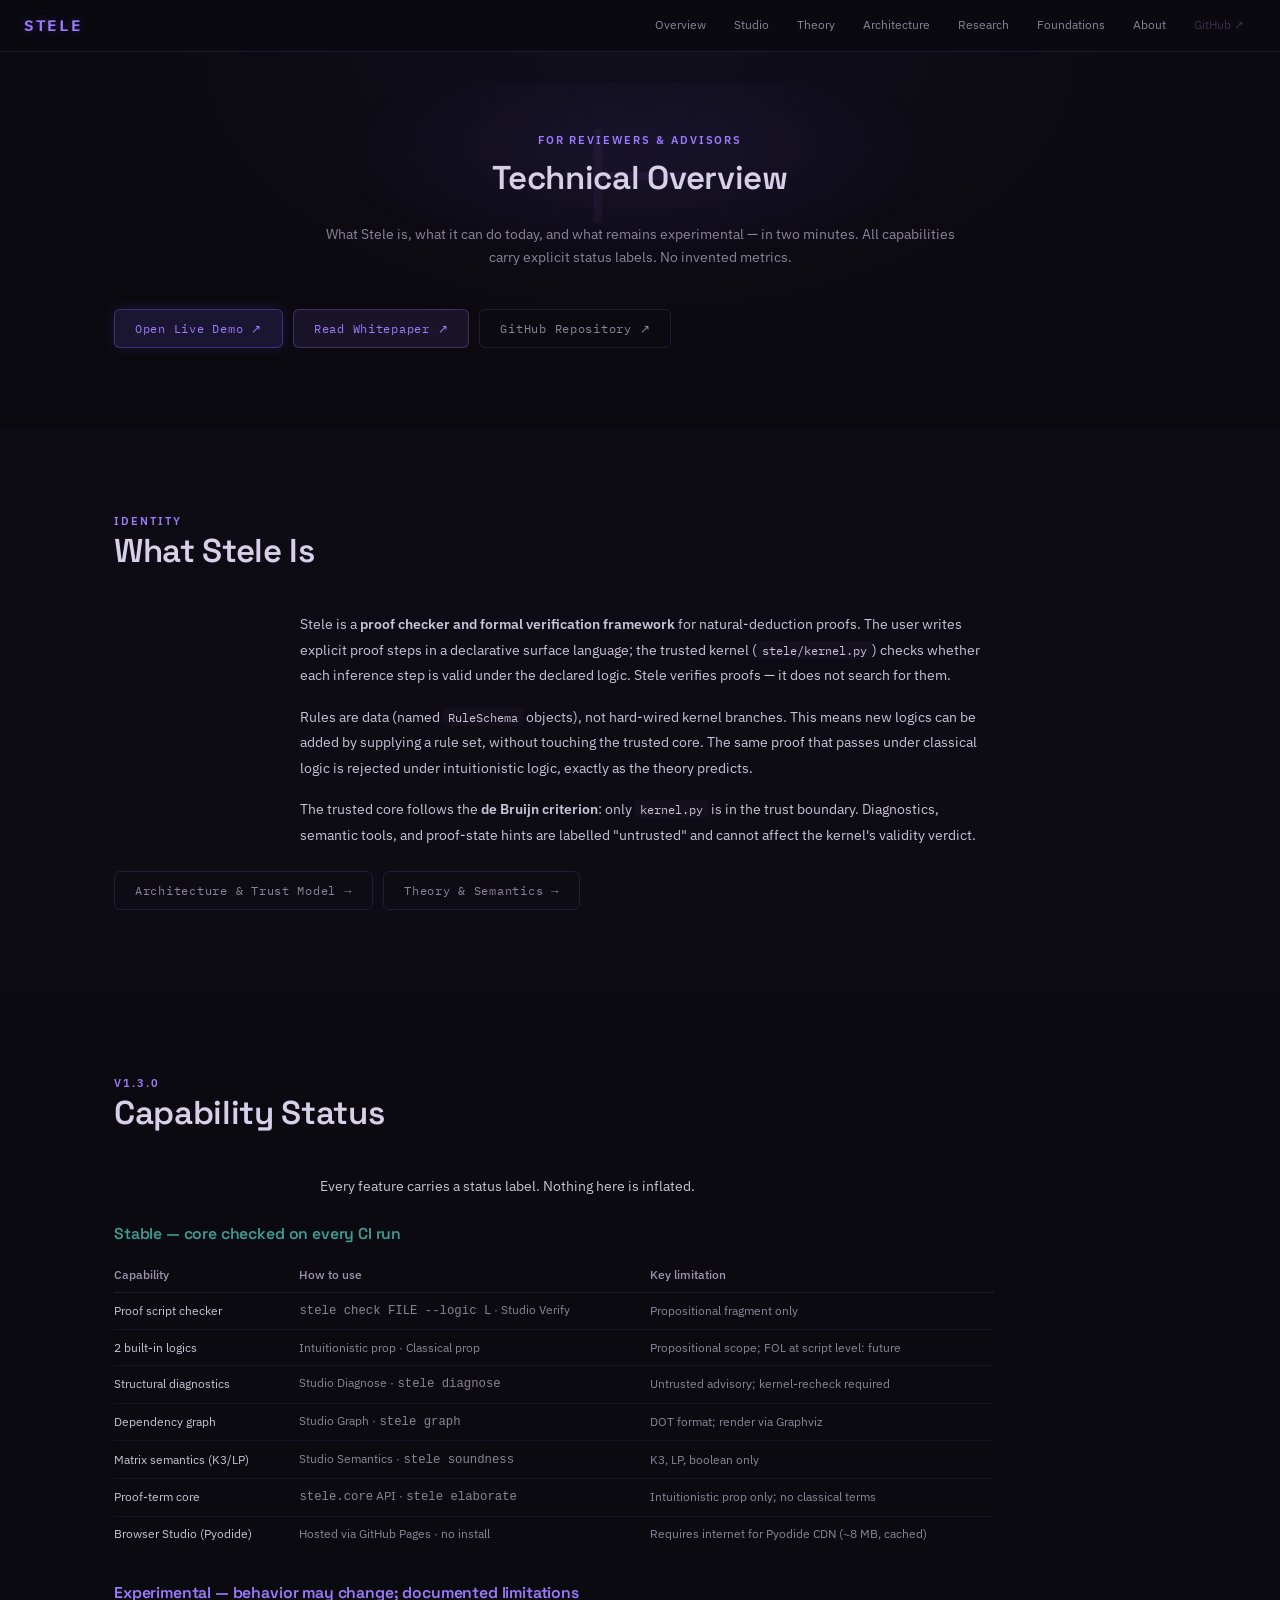
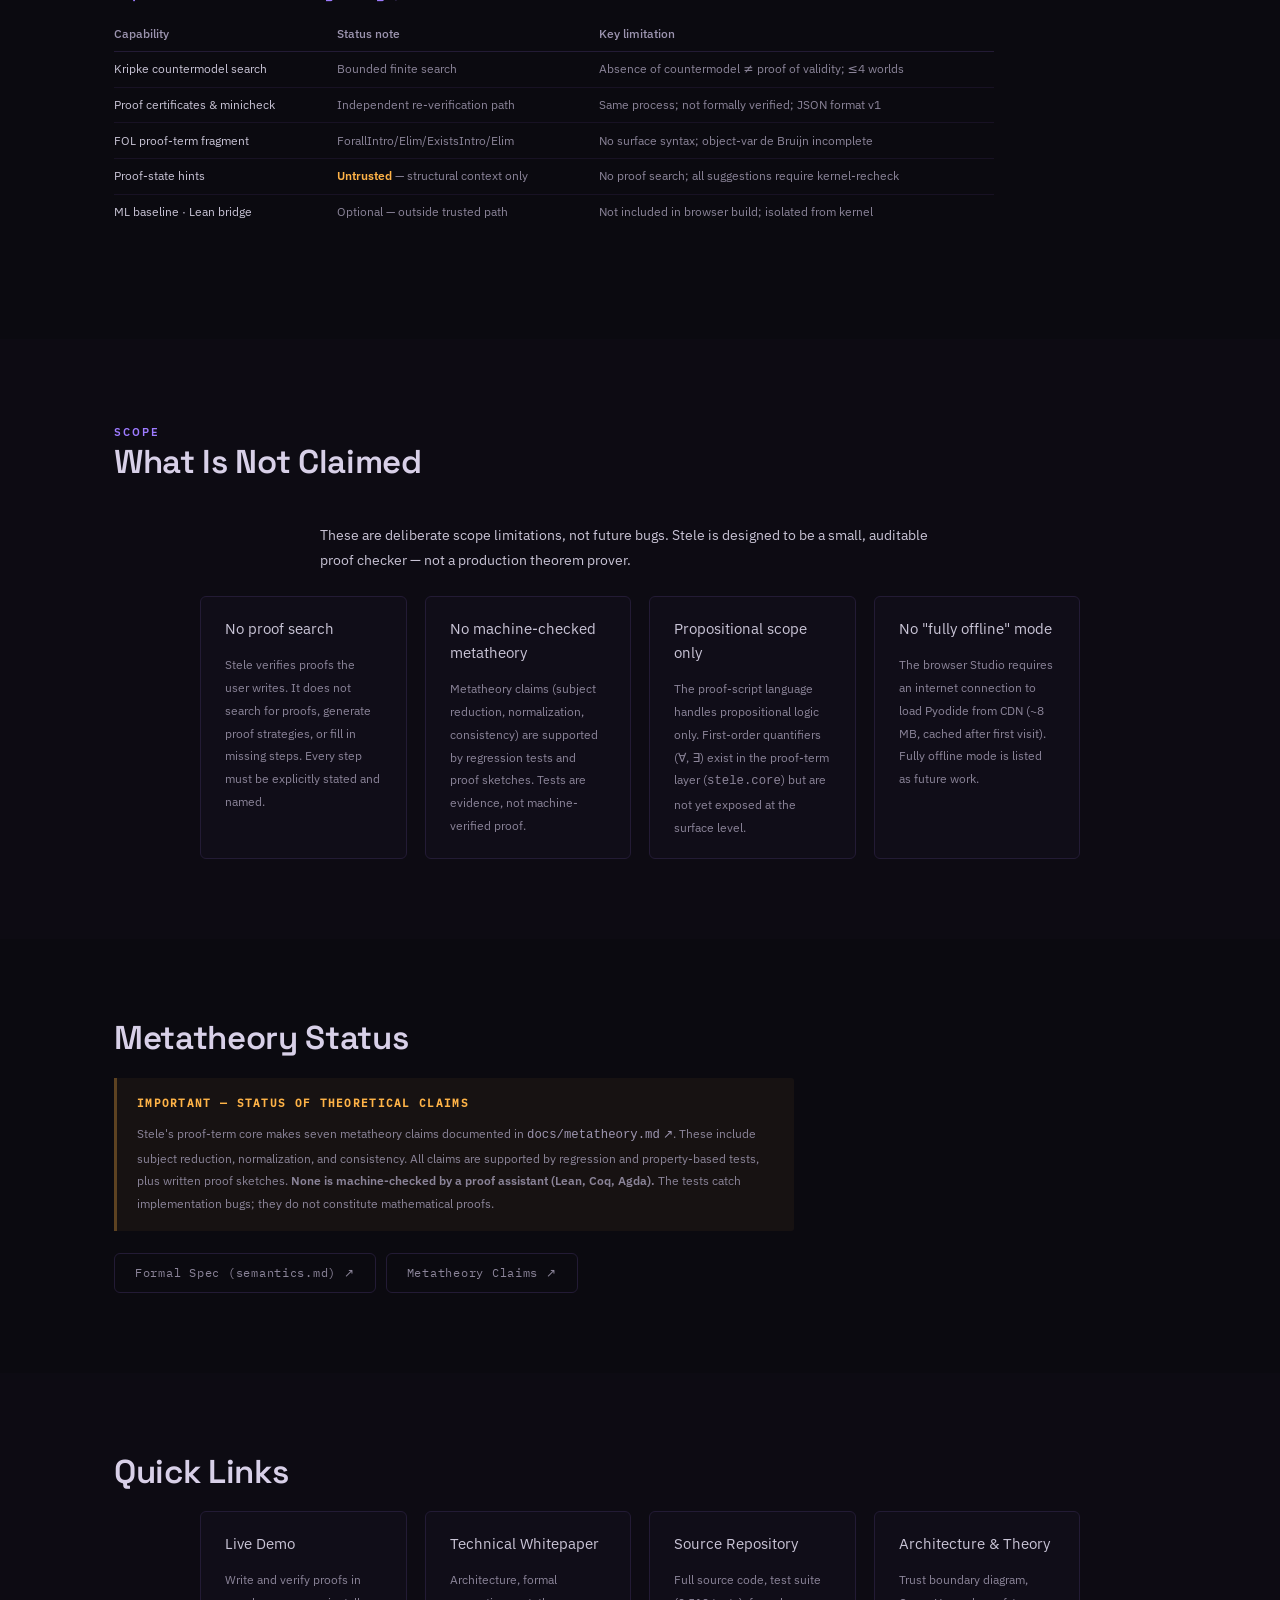
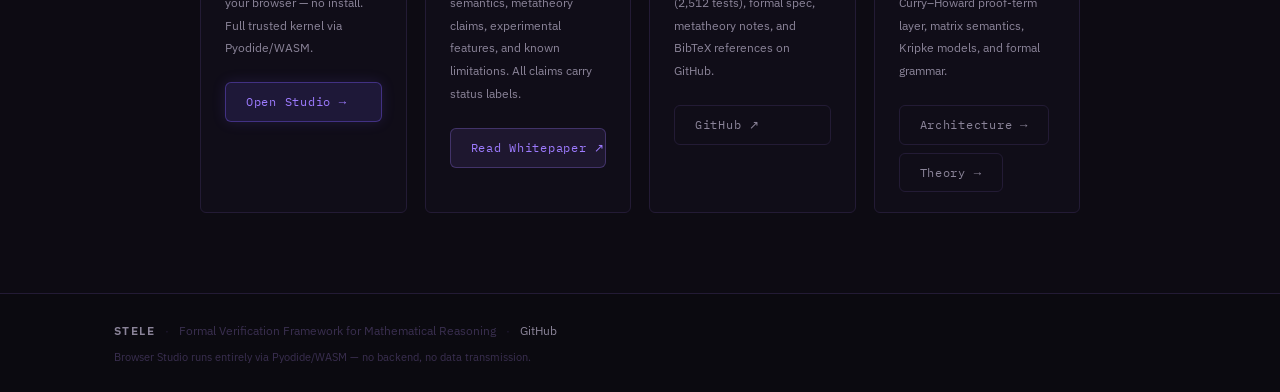
<file: site/overview.html>
<!DOCTYPE html>
<html lang="en">
<head>
<meta charset="utf-8">
<meta name="viewport" content="width=device-width, initial-scale=1">
<title>Stele — Technical Overview</title>
<meta name="description"
  content="Stele v1.3 technical overview: what it is, what is stable, what is experimental, what is not claimed. Two-minute summary for reviewers and advisors.">
<link rel="stylesheet" href="assets/fonts/fonts.css">
<link rel="stylesheet" href="assets/tokens.css">
<link rel="stylesheet" href="assets/stele_site.css">
<link rel="stylesheet" href="assets/components.css">
<link rel="stylesheet" href="assets/visuals.css">
</head>
<body>

<a href="#main-content" class="focus-skip">Skip to main content</a>

<nav class="site-nav" aria-label="Site navigation">
  <a class="nav-brand" href="index.html">STELE</a>
  <div class="nav-links">
    <a href="index.html">Overview</a>
    <a href="studio.html">Studio</a>
    <a href="theory.html">Theory</a>
    <a href="architecture.html">Architecture</a>
    <a href="research.html">Research</a>
    <a href="foundations.html">Foundations</a>
    <a href="about.html">About</a>
    <a href="https://github.com/re-glow/stele-logic" target="_blank" rel="noopener"
       class="nav-link-gh">GitHub ↗</a>
  </div>
</nav>

<main class="page-main" id="main-content">

<!-- ── Hero ──────────────────────────────────────────────────────────────── -->
<section class="page-section" aria-labelledby="overview-heading"
  style="background:radial-gradient(ellipse at 50% 0%,rgba(124,92,255,.05) 0%,transparent 55%)">
  <span class="page-motif" aria-hidden="true">⊢</span>
  <div class="section-inner" style="position:relative;z-index:1">
    <span class="section-label">For Reviewers &amp; Advisors</span>
    <h1 id="overview-heading" class="section-heading">Technical Overview</h1>
    <p class="section-sub" style="font-family:var(--font-sans);max-width:640px">
      What Stele is, what it can do today, and what remains experimental —
      in two minutes. All capabilities carry explicit status labels.
      No invented metrics.
    </p>
    <div style="display:flex;flex-wrap:wrap;gap:10px;margin-top:1.5rem">
      <a href="studio.html" class="btn btn-primary">Open Live Demo ↗</a>
      <a href="https://github.com/re-glow/stele-logic/blob/main/docs/whitepaper.md"
         target="_blank" rel="noopener" class="btn btn-secondary">Read Whitepaper ↗</a>
      <a href="https://github.com/re-glow/stele-logic" target="_blank" rel="noopener"
         class="btn btn-ghost">GitHub Repository ↗</a>
    </div>
  </div>
</section>

<!-- ── §1  What Stele is ─────────────────────────────────────────────────── -->
<section class="page-section page-section--alt" aria-labelledby="what-heading">
  <div class="section-inner">
    <div class="section-header">
      <span class="section-label">Identity</span>
      <h2 id="what-heading" class="section-heading">What Stele Is</h2>
    </div>
    <div class="prose-body" style="max-width:680px">
      <p>
        Stele is a <strong>proof checker and formal verification framework</strong>
        for natural-deduction proofs. The user writes explicit proof steps in a
        declarative surface language; the trusted kernel (<code>stele/kernel.py</code>)
        checks whether each inference step is valid under the declared logic.
        Stele verifies proofs — it does not search for them.
      </p>
      <p>
        Rules are data (named <code>RuleSchema</code> objects), not hard-wired kernel
        branches. This means new logics can be added by supplying a rule set, without
        touching the trusted core. The same proof that passes under classical logic
        is rejected under intuitionistic logic, exactly as the theory predicts.
      </p>
      <p>
        The trusted core follows the <strong>de Bruijn criterion</strong>: only
        <code>kernel.py</code> is in the trust boundary. Diagnostics, semantic tools,
        and proof-state hints are labelled "untrusted" and cannot affect the
        kernel's validity verdict.
      </p>
    </div>
    <div style="display:flex;flex-wrap:wrap;gap:10px;margin-top:1.5rem">
      <a href="architecture.html" class="btn btn-ghost">Architecture &amp; Trust Model →</a>
      <a href="theory.html" class="btn btn-ghost">Theory &amp; Semantics →</a>
    </div>
  </div>
</section>

<!-- ── §2  Capability status table ──────────────────────────────────────── -->
<section class="page-section" aria-labelledby="capabilities-heading">
  <div class="section-inner">
    <div class="section-header">
      <span class="section-label">v1.3.0</span>
      <h2 id="capabilities-heading" class="section-heading">Capability Status</h2>
    </div>
    <p class="prose-body" style="max-width:640px;margin-bottom:1.5rem;font-family:var(--font-sans)">
      Every feature carries a status label. Nothing here is inflated.
    </p>

    <!-- Stable capabilities -->
    <h3 style="font-family:var(--font-display);font-size:1.05rem;font-weight:600;
               color:var(--success);margin:0 0 .75rem">
      Stable — core checked on every CI run
    </h3>
    <div style="overflow-x:auto;margin-bottom:2rem">
      <table style="width:100%;max-width:880px;border-collapse:collapse;
                    font-family:var(--font-sans);font-size:var(--text-sm)">
        <thead>
          <tr style="border-bottom:1px solid var(--border)">
            <th style="text-align:left;padding:.45rem .75rem .45rem 0;color:var(--text-secondary);font-weight:500;white-space:nowrap">Capability</th>
            <th style="text-align:left;padding:.45rem .75rem .45rem 0;color:var(--text-secondary);font-weight:500">How to use</th>
            <th style="text-align:left;padding:.45rem 0 .45rem 0;color:var(--text-secondary);font-weight:500">Key limitation</th>
          </tr>
        </thead>
        <tbody>
          <tr style="border-bottom:1px solid rgba(35,27,53,.55)">
            <td style="padding:.5rem .75rem .5rem 0;color:var(--text);white-space:nowrap">Proof script checker</td>
            <td style="padding:.5rem .75rem .5rem 0;color:var(--muted)"><code>stele check FILE --logic L</code> · Studio Verify</td>
            <td style="padding:.5rem 0 .5rem 0;color:var(--muted)">Propositional fragment only</td>
          </tr>
          <tr style="border-bottom:1px solid rgba(35,27,53,.55)">
            <td style="padding:.5rem .75rem .5rem 0;color:var(--text);white-space:nowrap">2 built-in logics</td>
            <td style="padding:.5rem .75rem .5rem 0;color:var(--muted)">Intuitionistic prop · Classical prop</td>
            <td style="padding:.5rem 0 .5rem 0;color:var(--muted)">Propositional scope; FOL at script level: future</td>
          </tr>
          <tr style="border-bottom:1px solid rgba(35,27,53,.55)">
            <td style="padding:.5rem .75rem .5rem 0;color:var(--text);white-space:nowrap">Structural diagnostics</td>
            <td style="padding:.5rem .75rem .5rem 0;color:var(--muted)">Studio Diagnose · <code>stele diagnose</code></td>
            <td style="padding:.5rem 0 .5rem 0;color:var(--muted)">Untrusted advisory; kernel-recheck required</td>
          </tr>
          <tr style="border-bottom:1px solid rgba(35,27,53,.55)">
            <td style="padding:.5rem .75rem .5rem 0;color:var(--text);white-space:nowrap">Dependency graph</td>
            <td style="padding:.5rem .75rem .5rem 0;color:var(--muted)">Studio Graph · <code>stele graph</code></td>
            <td style="padding:.5rem 0 .5rem 0;color:var(--muted)">DOT format; render via Graphviz</td>
          </tr>
          <tr style="border-bottom:1px solid rgba(35,27,53,.55)">
            <td style="padding:.5rem .75rem .5rem 0;color:var(--text);white-space:nowrap">Matrix semantics (K3/LP)</td>
            <td style="padding:.5rem .75rem .5rem 0;color:var(--muted)">Studio Semantics · <code>stele soundness</code></td>
            <td style="padding:.5rem 0 .5rem 0;color:var(--muted)">K3, LP, boolean only</td>
          </tr>
          <tr style="border-bottom:1px solid rgba(35,27,53,.55)">
            <td style="padding:.5rem .75rem .5rem 0;color:var(--text);white-space:nowrap">Proof-term core</td>
            <td style="padding:.5rem .75rem .5rem 0;color:var(--muted)"><code>stele.core</code> API · <code>stele elaborate</code></td>
            <td style="padding:.5rem 0 .5rem 0;color:var(--muted)">Intuitionistic prop only; no classical terms</td>
          </tr>
          <tr>
            <td style="padding:.5rem .75rem .5rem 0;color:var(--text);white-space:nowrap">Browser Studio (Pyodide)</td>
            <td style="padding:.5rem .75rem .5rem 0;color:var(--muted)">Hosted via GitHub Pages · no install</td>
            <td style="padding:.5rem 0 .5rem 0;color:var(--muted)">Requires internet for Pyodide CDN (~8 MB, cached)</td>
          </tr>
        </tbody>
      </table>
    </div>

    <!-- Experimental capabilities -->
    <h3 style="font-family:var(--font-display);font-size:1.05rem;font-weight:600;
               color:var(--accent2);margin:0 0 .75rem">
      Experimental — behavior may change; documented limitations
    </h3>
    <div style="overflow-x:auto;margin-bottom:2rem">
      <table style="width:100%;max-width:880px;border-collapse:collapse;
                    font-family:var(--font-sans);font-size:var(--text-sm)">
        <thead>
          <tr style="border-bottom:1px solid var(--border)">
            <th style="text-align:left;padding:.45rem .75rem .45rem 0;color:var(--text-secondary);font-weight:500;white-space:nowrap">Capability</th>
            <th style="text-align:left;padding:.45rem .75rem .45rem 0;color:var(--text-secondary);font-weight:500">Status note</th>
            <th style="text-align:left;padding:.45rem 0 .45rem 0;color:var(--text-secondary);font-weight:500">Key limitation</th>
          </tr>
        </thead>
        <tbody>
          <tr style="border-bottom:1px solid rgba(35,27,53,.55)">
            <td style="padding:.5rem .75rem .5rem 0;color:var(--text);white-space:nowrap">Kripke countermodel search</td>
            <td style="padding:.5rem .75rem .5rem 0;color:var(--muted)">Bounded finite search</td>
            <td style="padding:.5rem 0 .5rem 0;color:var(--muted)">Absence of countermodel ≠ proof of validity; ≤4 worlds</td>
          </tr>
          <tr style="border-bottom:1px solid rgba(35,27,53,.55)">
            <td style="padding:.5rem .75rem .5rem 0;color:var(--text);white-space:nowrap">Proof certificates &amp; minicheck</td>
            <td style="padding:.5rem .75rem .5rem 0;color:var(--muted)">Independent re-verification path</td>
            <td style="padding:.5rem 0 .5rem 0;color:var(--muted)">Same process; not formally verified; JSON format v1</td>
          </tr>
          <tr style="border-bottom:1px solid rgba(35,27,53,.55)">
            <td style="padding:.5rem .75rem .5rem 0;color:var(--text);white-space:nowrap">FOL proof-term fragment</td>
            <td style="padding:.5rem .75rem .5rem 0;color:var(--muted)">ForallIntro/Elim/ExistsIntro/Elim</td>
            <td style="padding:.5rem 0 .5rem 0;color:var(--muted)">No surface syntax; object-var de Bruijn incomplete</td>
          </tr>
          <tr style="border-bottom:1px solid rgba(35,27,53,.55)">
            <td style="padding:.5rem .75rem .5rem 0;color:var(--text);white-space:nowrap">Proof-state hints</td>
            <td style="padding:.5rem .75rem .5rem 0;color:var(--muted)"><strong style="color:var(--amber)">Untrusted</strong> — structural context only</td>
            <td style="padding:.5rem 0 .5rem 0;color:var(--muted)">No proof search; all suggestions require kernel-recheck</td>
          </tr>
          <tr>
            <td style="padding:.5rem .75rem .5rem 0;color:var(--text);white-space:nowrap">ML baseline · Lean bridge</td>
            <td style="padding:.5rem .75rem .5rem 0;color:var(--muted)">Optional — outside trusted path</td>
            <td style="padding:.5rem 0 .5rem 0;color:var(--muted)">Not included in browser build; isolated from kernel</td>
          </tr>
        </tbody>
      </table>
    </div>
  </div>
</section>

<!-- ── §3  Honesty / not claimed ─────────────────────────────────────────── -->
<section class="page-section page-section--alt" aria-labelledby="honesty-heading">
  <div class="section-inner">
    <div class="section-header">
      <span class="section-label">Scope</span>
      <h2 id="honesty-heading" class="section-heading">What Is Not Claimed</h2>
    </div>
    <p class="prose-body" style="max-width:640px;margin-bottom:1.5rem;font-family:var(--font-sans)">
      These are deliberate scope limitations, not future bugs. Stele is designed
      to be a small, auditable proof checker — not a production theorem prover.
    </p>
    <div class="trust-grid" style="max-width:880px">
      <div class="trust-card">
        <div class="trust-card-title">No proof search</div>
        <div class="trust-card-body">
          Stele verifies proofs the user writes. It does not search for proofs,
          generate proof strategies, or fill in missing steps. Every step must be
          explicitly stated and named.
        </div>
      </div>
      <div class="trust-card">
        <div class="trust-card-title">No machine-checked metatheory</div>
        <div class="trust-card-body">
          Metatheory claims (subject reduction, normalization, consistency) are
          supported by regression tests and proof sketches.
          Tests are evidence, not machine-verified proof.
        </div>
      </div>
      <div class="trust-card">
        <div class="trust-card-title">Propositional scope only</div>
        <div class="trust-card-body">
          The proof-script language handles propositional logic only.
          First-order quantifiers (∀, ∃) exist in the proof-term layer
          (<code>stele.core</code>) but are not yet exposed at the surface level.
        </div>
      </div>
      <div class="trust-card">
        <div class="trust-card-title">No "fully offline" mode</div>
        <div class="trust-card-body">
          The browser Studio requires an internet connection to load Pyodide from
          CDN (~8 MB, cached after first visit). Fully offline mode is listed
          as future work.
        </div>
      </div>
    </div>
  </div>
</section>

<!-- ── §4  Metatheory status ─────────────────────────────────────────────── -->
<section class="page-section" aria-labelledby="metatheory-heading">
  <div class="section-inner">
    <h2 id="metatheory-heading" class="section-heading" style="margin-bottom:1.25rem">
      Metatheory Status
    </h2>
    <div class="callout callout-warning" style="max-width:680px;margin-bottom:1.5rem">
      <span class="callout-label">Important — status of theoretical claims</span>
      <p>
        Stele's proof-term core makes seven metatheory claims documented in
        <a href="https://github.com/re-glow/stele-logic/blob/main/docs/metatheory.md"
           target="_blank" rel="noopener"><code>docs/metatheory.md</code> ↗</a>.
        These include subject reduction, normalization, and consistency.
        All claims are supported by regression and property-based tests, plus
        written proof sketches. <strong>None is machine-checked by a proof
        assistant (Lean, Coq, Agda).</strong> The tests catch implementation bugs;
        they do not constitute mathematical proofs.
      </p>
    </div>
    <div style="display:flex;flex-wrap:wrap;gap:10px">
      <a href="https://github.com/re-glow/stele-logic/blob/main/docs/semantics.md"
         target="_blank" rel="noopener" class="btn btn-ghost">
        Formal Spec (semantics.md) ↗
      </a>
      <a href="https://github.com/re-glow/stele-logic/blob/main/docs/metatheory.md"
         target="_blank" rel="noopener" class="btn btn-ghost">
        Metatheory Claims ↗
      </a>
    </div>
  </div>
</section>

<!-- ── §5  Quick links ────────────────────────────────────────────────────── -->
<section class="page-section page-section--alt" aria-labelledby="links-heading">
  <div class="section-inner">
    <h2 id="links-heading" class="section-heading" style="margin-bottom:1.25rem">
      Quick Links
    </h2>
    <div class="trust-grid" style="max-width:880px">
      <div class="trust-card">
        <div class="trust-card-title">Live Demo</div>
        <div class="trust-card-body" style="margin-bottom:.75rem">
          Write and verify proofs in your browser — no install.
          Full trusted kernel via Pyodide/WASM.
        </div>
        <a href="studio.html" class="btn btn-primary" style="font-size:.82rem">Open Studio →</a>
      </div>
      <div class="trust-card">
        <div class="trust-card-title">Technical Whitepaper</div>
        <div class="trust-card-body" style="margin-bottom:.75rem">
          Architecture, formal semantics, metatheory claims, experimental features,
          and known limitations. All claims carry status labels.
        </div>
        <a href="https://github.com/re-glow/stele-logic/blob/main/docs/whitepaper.md"
           target="_blank" rel="noopener" class="btn btn-secondary" style="font-size:.82rem">
          Read Whitepaper ↗
        </a>
      </div>
      <div class="trust-card">
        <div class="trust-card-title">Source Repository</div>
        <div class="trust-card-body" style="margin-bottom:.75rem">
          Full source code, test suite (2,512 tests), formal spec, metatheory notes,
          and BibTeX references on GitHub.
        </div>
        <a href="https://github.com/re-glow/stele-logic" target="_blank" rel="noopener"
           class="btn btn-ghost" style="font-size:.82rem">GitHub ↗</a>
      </div>
      <div class="trust-card">
        <div class="trust-card-title">Architecture &amp; Theory</div>
        <div class="trust-card-body" style="margin-bottom:.75rem">
          Trust boundary diagram, Curry–Howard proof-term layer, matrix
          semantics, Kripke models, and formal grammar.
        </div>
        <div style="display:flex;flex-wrap:wrap;gap:8px">
          <a href="architecture.html" class="btn btn-ghost" style="font-size:.82rem">Architecture →</a>
          <a href="theory.html" class="btn btn-ghost" style="font-size:.82rem">Theory →</a>
        </div>
      </div>
    </div>
  </div>
</section>

</main>

<footer class="site-footer" aria-label="Site footer">
  <div class="section-inner">
    <div class="footer-inner">
      <span class="footer-brand">STELE</span>
      <span class="footer-sep">·</span>
      <span>Formal Verification Framework for Mathematical Reasoning</span>
      <span class="footer-sep">·</span>
      <a href="https://github.com/re-glow/stele-logic" target="_blank" rel="noopener">GitHub</a>
    </div>
    <div class="footer-note">
      Browser Studio runs entirely via Pyodide/WASM — no backend, no data transmission.
    </div>
  </div>
</footer>

</body>
</html>
</file>
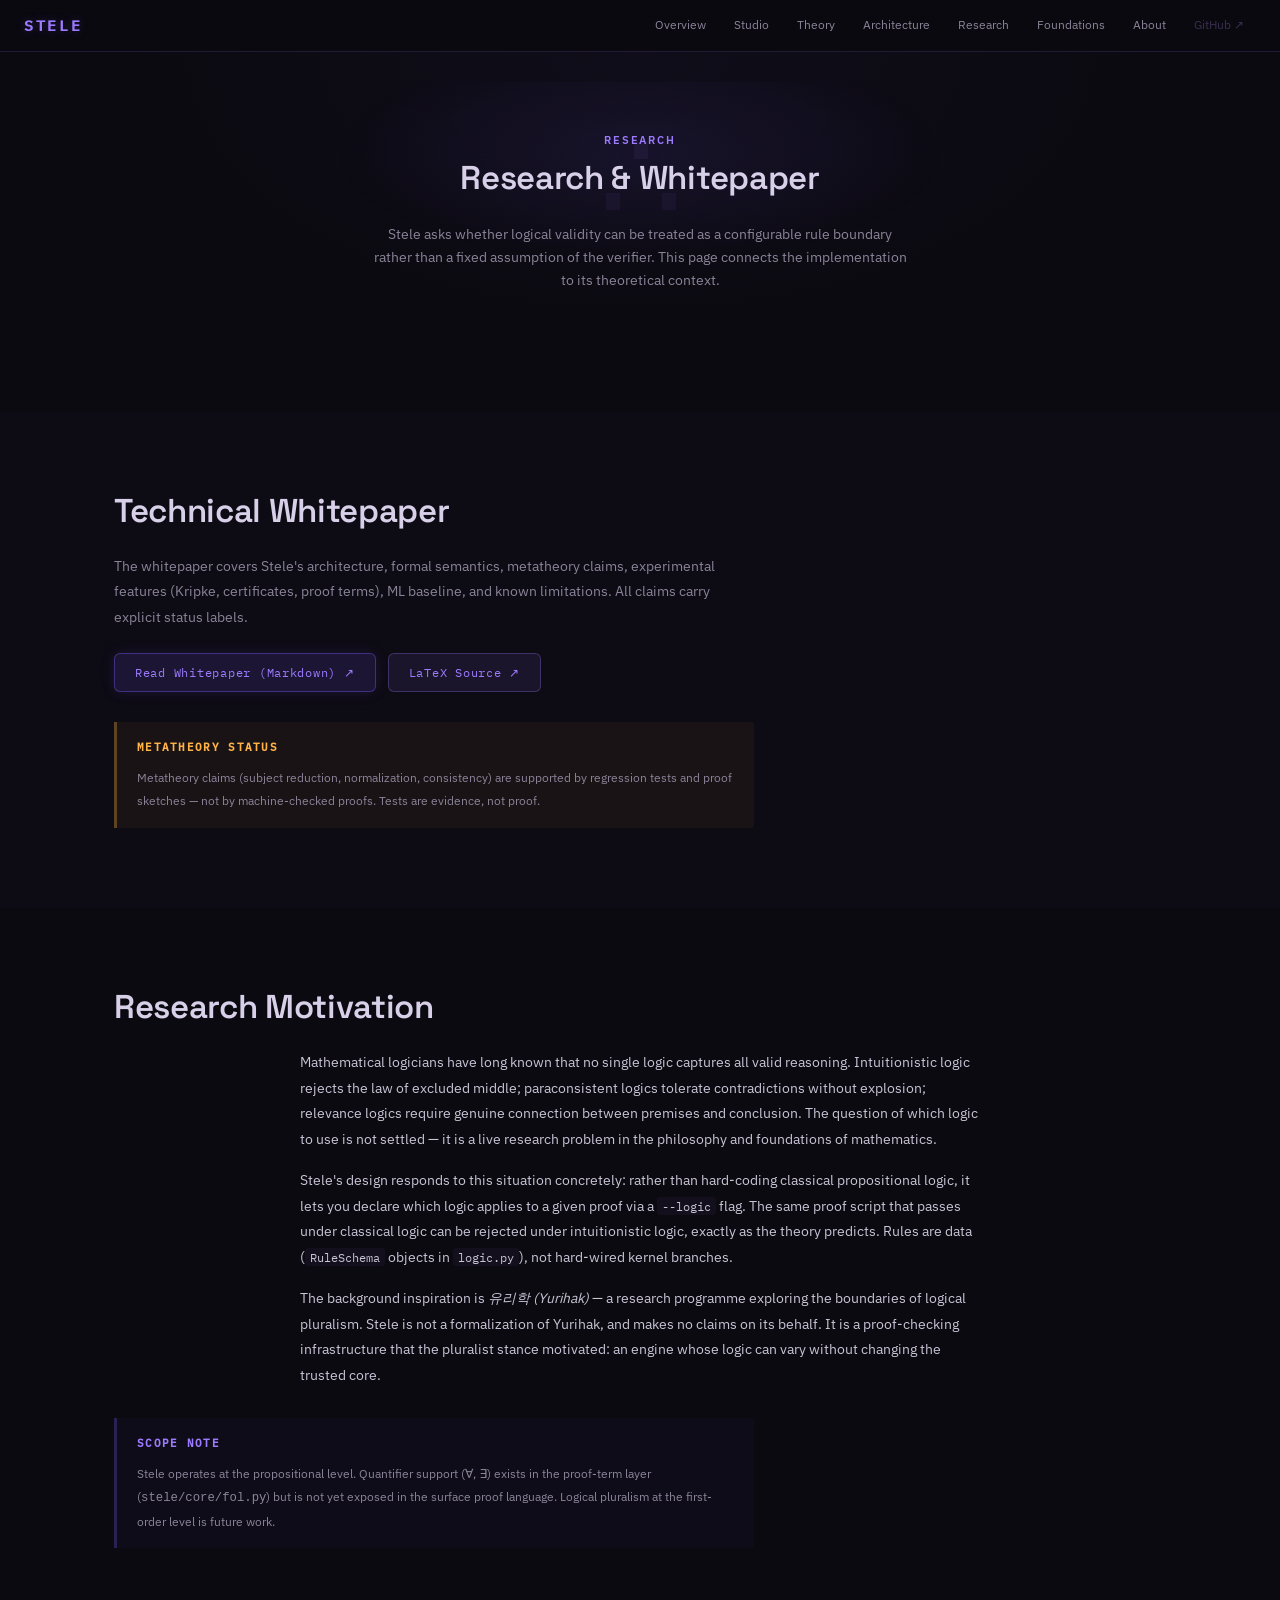
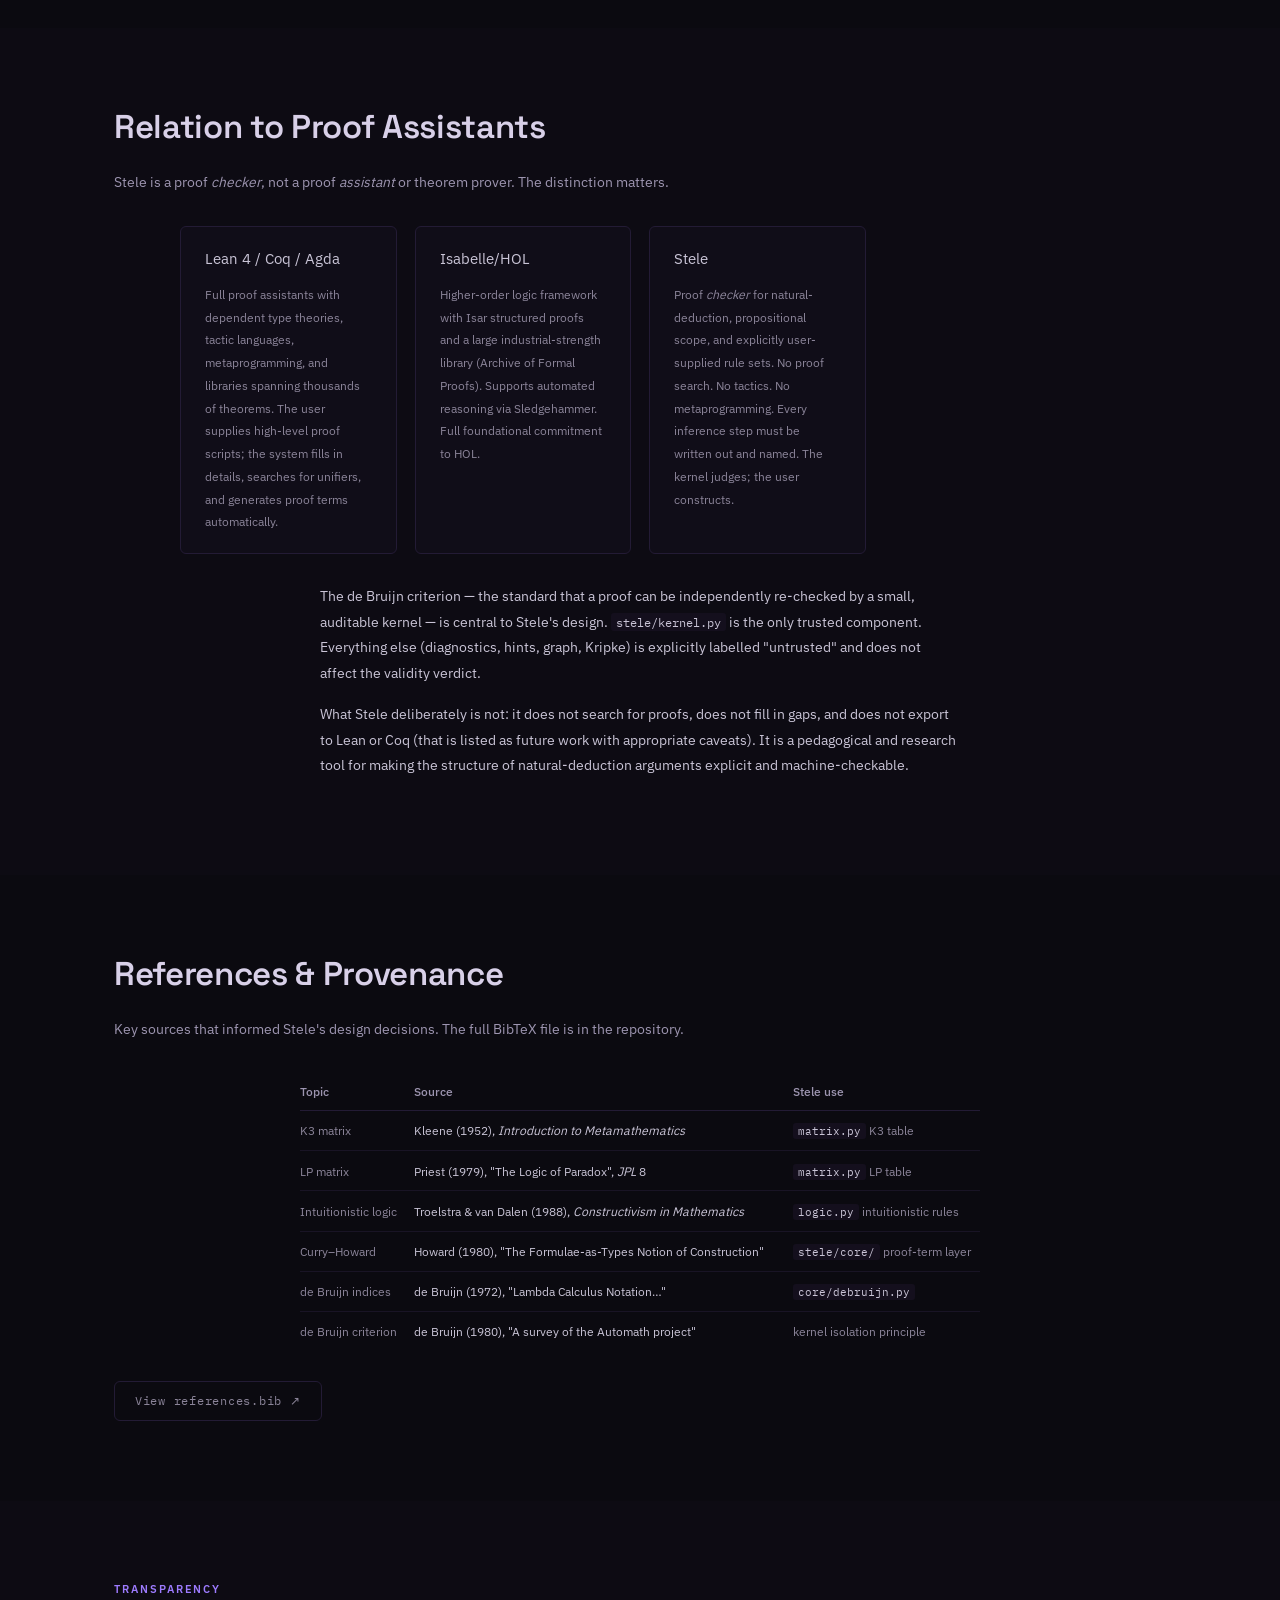
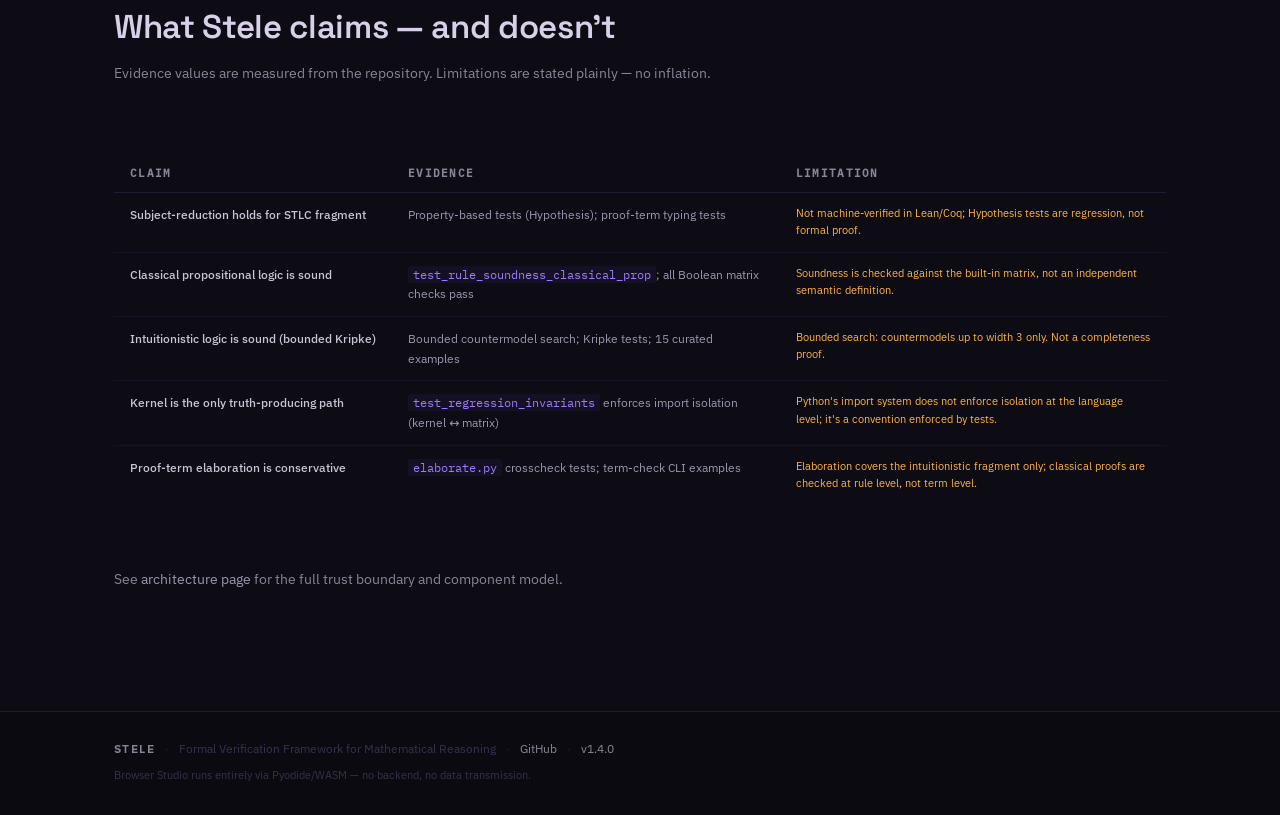
<file: site/research.html>
<!DOCTYPE html>
<html lang="en">
<head>
<meta charset="utf-8">
<meta name="viewport" content="width=device-width, initial-scale=1">
<title>Stele — Research &amp; Whitepaper</title>
<meta name="description"
  content="Stele research context: technical whitepaper, logical pluralism motivation, proof-assistant comparison, references, and provenance.">
<meta property="og:title" content="Stele — Research &amp; Whitepaper">
<meta property="og:description" content="Stele asks whether logical validity can be treated as a configurable rule boundary. Technical whitepaper, proof-assistant comparison, claim matrix, references.">
<meta property="og:type" content="website">
<meta name="twitter:card" content="summary">
<link rel="icon" href="favicon.svg" type="image/svg+xml">
<link rel="stylesheet" href="assets/fonts/fonts.css">
<link rel="stylesheet" href="assets/tokens.css">
<link rel="stylesheet" href="assets/stele_site.css">
<link rel="stylesheet" href="assets/components.css">
<link rel="stylesheet" href="assets/visuals.css">
</head>
<body>

<a href="#main-content" class="focus-skip">Skip to main content</a>

<nav class="site-nav" aria-label="Site navigation">
  <a class="nav-brand" href="index.html">STELE</a>
  <div class="nav-links">
    <a href="index.html">Overview</a>
    <a href="studio.html">Studio</a>
    <a href="theory.html">Theory</a>
    <a href="architecture.html">Architecture</a>
    <a href="research.html" aria-current="page">Research</a>
    <a href="foundations.html">Foundations</a>
    <a href="about.html">About</a>
    <a href="https://github.com/re-glow/stele-logic" target="_blank" rel="noopener"
       class="nav-link-gh">GitHub ↗</a>
  </div>
</nav>

<main class="page-main" id="main-content">

  <section class="page-section" aria-labelledby="research-heading"
    style="background:radial-gradient(ellipse at 50% 0%,rgba(124,92,255,.04) 0%,transparent 60%)">
    <span class="page-motif" aria-hidden="true">∴</span>
    <div class="section-inner" style="position:relative;z-index:1">
      <span class="section-label">Research</span>
      <h1 id="research-heading" class="section-heading">Research &amp; Whitepaper</h1>
      <p class="section-sub" style="font-family:var(--font-sans)">
        Stele asks whether logical validity can be treated as a configurable rule boundary
        rather than a fixed assumption of the verifier. This page connects the
        implementation to its theoretical context.
      </p>
    </div>
  </section>

  <!-- Whitepaper section -->
  <section class="page-section page-section--alt" aria-labelledby="whitepaper-heading">
    <div class="section-inner">
      <h2 id="whitepaper-heading" class="section-heading" style="margin-bottom:1.5rem">
        Technical Whitepaper
      </h2>
      <p style="font-family:var(--font-sans);font-size:var(--text-base);color:var(--muted);max-width:640px;margin-bottom:1.5rem;line-height:var(--lh-loose)">
        The whitepaper covers Stele's architecture, formal semantics, metatheory claims,
        experimental features (Kripke, certificates, proof terms), ML baseline, and
        known limitations. All claims carry explicit status labels.
      </p>
      <div style="display:flex;flex-wrap:wrap;gap:12px;margin-bottom:2rem">
        <a href="https://github.com/re-glow/stele-logic/blob/main/docs/whitepaper.md"
           target="_blank" rel="noopener" class="btn btn-primary">
          Read Whitepaper (Markdown) ↗
        </a>
        <a href="https://github.com/re-glow/stele-logic/blob/main/paper/stele-whitepaper.tex"
           target="_blank" rel="noopener" class="btn btn-secondary">
          LaTeX Source ↗
        </a>
      </div>
      <div class="callout callout-warning" style="max-width:640px">
        <span class="callout-label">Metatheory status</span>
        <p>
          Metatheory claims (subject reduction, normalization, consistency) are
          supported by regression tests and proof sketches — not by machine-checked
          proofs. Tests are evidence, not proof.
        </p>
      </div>
    </div>
  </section>

  <!-- Research motivation -->
  <section class="page-section" aria-labelledby="motivation-heading">
    <div class="section-inner">
      <h2 id="motivation-heading" class="section-heading" style="margin-bottom:1.5rem">
        Research Motivation
      </h2>
      <div class="prose-body prose-reading" style="max-width:680px">
        <p>
          Mathematical logicians have long known that no single logic captures all
          valid reasoning. Intuitionistic logic rejects the law of excluded middle;
          paraconsistent logics tolerate contradictions without explosion; relevance
          logics require genuine connection between premises and conclusion.
          The question of which logic to use is not settled — it is a live research
          problem in the philosophy and foundations of mathematics.
        </p>
        <p>
          Stele's design responds to this situation concretely: rather than hard-coding
          classical propositional logic, it lets you declare which logic applies to a
          given proof via a <code>--logic</code> flag. The same proof script that passes
          under classical logic can be rejected under intuitionistic logic, exactly as the
          theory predicts. Rules are data (<code>RuleSchema</code> objects in
          <code>logic.py</code>), not hard-wired kernel branches.
        </p>
        <p>
          The background inspiration is <em>유리학 (Yurihak)</em> — a research programme
          exploring the boundaries of logical pluralism. Stele is not a formalization of
          Yurihak, and makes no claims on its behalf. It is a proof-checking infrastructure
          that the pluralist stance motivated: an engine whose logic can vary without
          changing the trusted core.
        </p>
      </div>
      <div class="callout callout-info" style="max-width:640px;margin-top:2rem">
        <span class="callout-label">Scope note</span>
        <p>
          Stele operates at the propositional level. Quantifier support (∀, ∃) exists
          in the proof-term layer (<code>stele/core/fol.py</code>) but is not yet exposed
          in the surface proof language. Logical pluralism at the first-order level is
          future work.
        </p>
      </div>
    </div>
  </section>

  <!-- Proof assistant comparison -->
  <section class="page-section page-section--alt" aria-labelledby="comparison-heading">
    <div class="section-inner">
      <h2 id="comparison-heading" class="section-heading" style="margin-bottom:1.5rem">
        Relation to Proof Assistants
      </h2>
      <p style="font-family:var(--font-sans);font-size:var(--text-base);color:var(--text-secondary);max-width:640px;margin-bottom:2rem;line-height:var(--lh-loose)">
        Stele is a proof <em>checker</em>, not a proof <em>assistant</em> or theorem
        prover. The distinction matters.
      </p>
      <div class="trust-grid" style="max-width:920px;margin-bottom:2rem">
        <div class="trust-card">
          <div class="trust-card-title">Lean 4 / Coq / Agda</div>
          <div class="trust-card-body">
            Full proof assistants with dependent type theories, tactic languages,
            metaprogramming, and libraries spanning thousands of theorems. The user
            supplies high-level proof scripts; the system fills in details, searches
            for unifiers, and generates proof terms automatically.
          </div>
        </div>
        <div class="trust-card">
          <div class="trust-card-title">Isabelle/HOL</div>
          <div class="trust-card-body">
            Higher-order logic framework with Isar structured proofs and a large
            industrial-strength library (Archive of Formal Proofs). Supports
            automated reasoning via Sledgehammer. Full foundational commitment to HOL.
          </div>
        </div>
        <div class="trust-card">
          <div class="trust-card-title">Stele</div>
          <div class="trust-card-body">
            Proof <em>checker</em> for natural-deduction, propositional scope, and
            explicitly user-supplied rule sets. No proof search. No tactics. No
            metaprogramming. Every inference step must be written out and named.
            The kernel judges; the user constructs.
          </div>
        </div>
      </div>
      <div class="prose-body prose-reading" style="max-width:640px">
        <p>
          The de Bruijn criterion — the standard that a proof can be independently
          re-checked by a small, auditable kernel — is central to Stele's design.
          <code>stele/kernel.py</code> is the only trusted component. Everything else
          (diagnostics, hints, graph, Kripke) is explicitly labelled "untrusted" and
          does not affect the validity verdict.
        </p>
        <p>
          What Stele deliberately is not: it does not search for proofs, does not fill
          in gaps, and does not export to Lean or Coq (that is listed as future work
          with appropriate caveats). It is a pedagogical and research tool for making
          the structure of natural-deduction arguments explicit and machine-checkable.
        </p>
      </div>
    </div>
  </section>

  <!-- References -->
  <section class="page-section" aria-labelledby="references-heading">
    <div class="section-inner">
      <h2 id="references-heading" class="section-heading" style="margin-bottom:1.5rem">
        References &amp; Provenance
      </h2>
      <p style="font-family:var(--font-sans);font-size:var(--text-base);color:var(--text-secondary);max-width:640px;margin-bottom:2rem;line-height:var(--lh-loose)">
        Key sources that informed Stele's design decisions. The full BibTeX file
        is in the repository.
      </p>
      <div class="prose-body" style="max-width:680px;margin-bottom:2rem">
        <table style="width:100%;border-collapse:collapse;font-family:var(--font-sans);font-size:var(--text-sm)">
          <thead>
            <tr style="border-bottom:1px solid var(--border)">
              <th style="text-align:left;padding:.5rem .75rem .5rem 0;color:var(--text-secondary);font-weight:500">Topic</th>
              <th style="text-align:left;padding:.5rem .75rem .5rem 0;color:var(--text-secondary);font-weight:500">Source</th>
              <th style="text-align:left;padding:.5rem 0 .5rem 0;color:var(--text-secondary);font-weight:500">Stele use</th>
            </tr>
          </thead>
          <tbody>
            <tr style="border-bottom:1px solid rgba(35,27,53,.6)">
              <td style="padding:.55rem .75rem .55rem 0;color:var(--muted)">K3 matrix</td>
              <td style="padding:.55rem .75rem .55rem 0;color:var(--text)">Kleene (1952), <em>Introduction to Metamathematics</em></td>
              <td style="padding:.55rem 0 .55rem 0;color:var(--muted)"><code>matrix.py</code> K3 table</td>
            </tr>
            <tr style="border-bottom:1px solid rgba(35,27,53,.6)">
              <td style="padding:.55rem .75rem .55rem 0;color:var(--muted)">LP matrix</td>
              <td style="padding:.55rem .75rem .55rem 0;color:var(--text)">Priest (1979), "The Logic of Paradox", <em>JPL</em> 8</td>
              <td style="padding:.55rem 0 .55rem 0;color:var(--muted)"><code>matrix.py</code> LP table</td>
            </tr>
            <tr style="border-bottom:1px solid rgba(35,27,53,.6)">
              <td style="padding:.55rem .75rem .55rem 0;color:var(--muted)">Intuitionistic logic</td>
              <td style="padding:.55rem .75rem .55rem 0;color:var(--text)">Troelstra &amp; van Dalen (1988), <em>Constructivism in Mathematics</em></td>
              <td style="padding:.55rem 0 .55rem 0;color:var(--muted)"><code>logic.py</code> intuitionistic rules</td>
            </tr>
            <tr style="border-bottom:1px solid rgba(35,27,53,.6)">
              <td style="padding:.55rem .75rem .55rem 0;color:var(--muted)">Curry–Howard</td>
              <td style="padding:.55rem .75rem .55rem 0;color:var(--text)">Howard (1980), "The Formulae-as-Types Notion of Construction"</td>
              <td style="padding:.55rem 0 .55rem 0;color:var(--muted)"><code>stele/core/</code> proof-term layer</td>
            </tr>
            <tr style="border-bottom:1px solid rgba(35,27,53,.6)">
              <td style="padding:.55rem .75rem .55rem 0;color:var(--muted)">de Bruijn indices</td>
              <td style="padding:.55rem .75rem .55rem 0;color:var(--text)">de Bruijn (1972), "Lambda Calculus Notation…"</td>
              <td style="padding:.55rem 0 .55rem 0;color:var(--muted)"><code>core/debruijn.py</code></td>
            </tr>
            <tr>
              <td style="padding:.55rem .75rem .55rem 0;color:var(--muted)">de Bruijn criterion</td>
              <td style="padding:.55rem .75rem .55rem 0;color:var(--text)">de Bruijn (1980), "A survey of the Automath project"</td>
              <td style="padding:.55rem 0 .55rem 0;color:var(--muted)">kernel isolation principle</td>
            </tr>
          </tbody>
        </table>
      </div>
      <a href="https://github.com/re-glow/stele-logic/blob/main/paper/references.bib"
         target="_blank" rel="noopener" class="btn btn-ghost">
        View references.bib ↗
      </a>
    </div>
  </section>

<!-- Claim → Evidence → Limitation matrix -->
<section id="claims" aria-labelledby="research-claims-heading">
  <div class="section-inner">
    <div class="section-label">Transparency</div>
    <h2 id="research-claims-heading" class="section-heading">What Stele claims — and doesn't</h2>
    <p class="section-sub">
      Evidence values are measured from the repository.
      Limitations are stated plainly — no inflation.
    </p>
    <div class="claim-matrix-wrap">
      <table class="claim-matrix" role="table" aria-label="Claim, evidence, and limitation matrix">
        <thead>
          <tr>
            <th scope="col">Claim</th>
            <th scope="col">Evidence</th>
            <th scope="col">Limitation</th>
          </tr>
        </thead>
        <tbody>
          <tr>
            <td>Subject-reduction holds for STLC fragment</td>
            <td>Property-based tests (Hypothesis); proof-term typing tests</td>
            <td class="limitation">Not machine-verified in Lean/Coq; Hypothesis tests are regression, not formal proof.</td>
          </tr>
          <tr>
            <td>Classical propositional logic is sound</td>
            <td><code>test_rule_soundness_classical_prop</code>; all Boolean matrix checks pass</td>
            <td class="limitation">Soundness is checked against the built-in matrix, not an independent semantic definition.</td>
          </tr>
          <tr>
            <td>Intuitionistic logic is sound (bounded Kripke)</td>
            <td>Bounded countermodel search; Kripke tests; 15 curated examples</td>
            <td class="limitation">Bounded search: countermodels up to width 3 only. Not a completeness proof.</td>
          </tr>
          <tr>
            <td>Kernel is the only truth-producing path</td>
            <td><code>test_regression_invariants</code> enforces import isolation (kernel ↔ matrix)</td>
            <td class="limitation">Python's import system does not enforce isolation at the language level; it's a convention enforced by tests.</td>
          </tr>
          <tr>
            <td>Proof-term elaboration is conservative</td>
            <td><code>elaborate.py</code> crosscheck tests; term-check CLI examples</td>
            <td class="limitation">Elaboration covers the intuitionistic fragment only; classical proofs are checked at rule level, not term level.</td>
          </tr>
        </tbody>
      </table>
    </div>
    <p class="section-sub" style="margin-top:var(--space-8)">
      See <a href="architecture.html">architecture page</a> for the full trust boundary and component model.
    </p>
  </div>
</section>

</main>

<footer class="site-footer" aria-label="Site footer">
  <div class="section-inner">
    <div class="footer-inner">
      <span class="footer-brand">STELE</span>
      <span class="footer-sep">·</span>
      <span>Formal Verification Framework for Mathematical Reasoning</span>
      <span class="footer-sep">·</span>
      <a href="https://github.com/re-glow/stele-logic" target="_blank" rel="noopener">GitHub</a>
      <span class="footer-sep">·</span>
      <a href="https://github.com/re-glow/stele-logic/blob/main/CHANGELOG.md" target="_blank" rel="noopener">v1.4.0</a>
    </div>
    <div class="footer-note">
      Browser Studio runs entirely via Pyodide/WASM — no backend, no data transmission.
    </div>
  </div>
</footer>

</body>
</html>
</file>
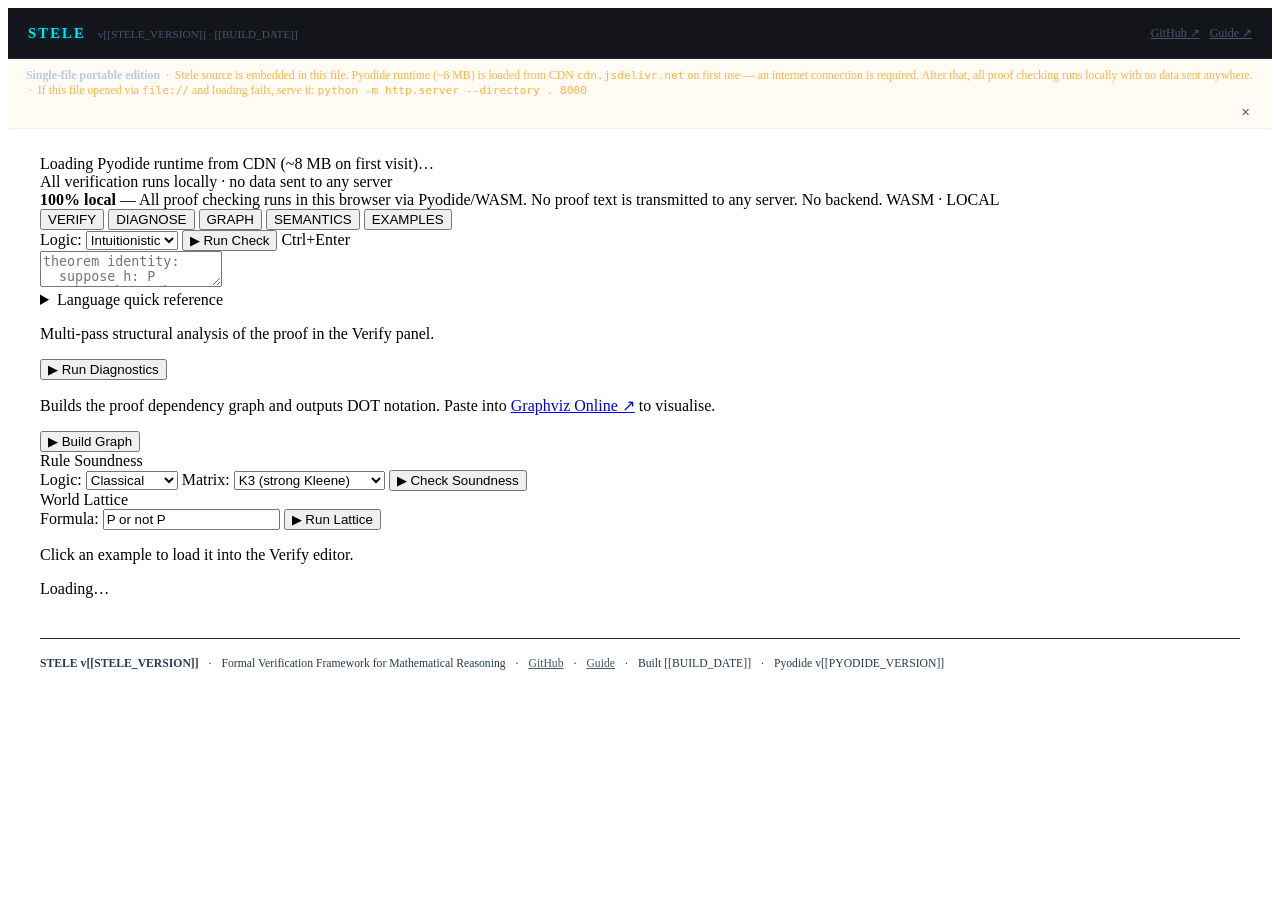
<file: site/single_file_template.html>
<!DOCTYPE html>
<html lang="en">
<head>
<meta charset="utf-8">
<meta name="viewport" content="width=device-width, initial-scale=1">
<title>Stele v[[STELE_VERSION]] — Formal Proof Verification</title>
<meta name="description"
  content="Stele formal verification studio — single-file portable edition. All proof checking runs locally in the browser via Pyodide/WASM.">
<!-- Inline CSS: injected by tools/build_single_html.py -->
<!-- STELE:CSS -->
<style>
/* Single-file extras */
.sf-notice-bar {
  padding: 9px 18px;
  background: rgba(255,179,71,.05);
  border-bottom: 1px solid rgba(255,179,71,.18);
  font-size: .74rem;
  color: var(--amber, #ffb347);
  display: flex; gap: 8px; align-items: flex-start; flex-wrap: wrap;
}
.sf-notice-bar strong { color: var(--text, #b8cce0); }
.sf-notice-dismiss {
  margin-left: auto; font-size: .7rem; cursor: pointer;
  color: var(--muted, #46586d); background: none; border: none;
  padding: 0 4px;
}
.sf-notice-dismiss:hover { color: var(--text, #b8cce0); }
.sf-app-header {
  display: flex; align-items: center; justify-content: space-between;
  padding: 0 20px; height: 50px;
  background: rgba(7,9,15,.95);
  border-bottom: 1px solid var(--border, #1c2840);
}
.sf-brand {
  font-size: .9rem; font-weight: 700; letter-spacing: .16em;
  color: var(--cyan, #00e8ff);
  text-shadow: 0 0 8px rgba(0,232,255,.3);
  text-decoration: none;
}
.sf-meta { font-size: .7rem; color: var(--muted, #46586d); }
.sf-header-links { display: flex; gap: 10px; font-size: .75rem; }
.sf-header-links a { color: var(--muted, #46586d); }
.sf-header-links a:hover { color: var(--text, #b8cce0); }
.sf-main { max-width: 1200px; margin: 0 auto; padding: 20px 18px 60px; }
.sf-studio-wrap { margin-top: 6px; }
.sf-footer {
  margin-top: 40px; padding-top: 18px;
  border-top: 1px solid var(--border, #1c2840);
  font-size: .73rem; color: var(--dim, #283a54);
  display: flex; flex-wrap: wrap; gap: 10px; align-items: center;
}
.sf-footer a { color: var(--muted, #46586d); }
.sf-footer a:hover { color: var(--text, #b8cce0); }
</style>
</head>
<body>

<!-- ── App header ─────────────────────────────────────────────────────────── -->
<header class="sf-app-header">
  <div style="display:flex;align-items:baseline;gap:12px">
    <span class="sf-brand">STELE</span>
    <span class="sf-meta">v[[STELE_VERSION]] · [[BUILD_DATE]]</span>
  </div>
  <div class="sf-header-links">
    <a href="https://github.com/re-glow/stele-logic" target="_blank" rel="noopener">GitHub ↗</a>
    <a href="https://github.com/re-glow/stele-logic/blob/main/GUIDE.md"
       target="_blank" rel="noopener">Guide ↗</a>
  </div>
</header>

<!-- ── File distribution notice ──────────────────────────────────────────── -->
<div class="sf-notice-bar" id="sf-notice" role="note">
  <span>
    <strong>Single-file portable edition</strong>
    &nbsp;·&nbsp;
    Stele source is embedded in this file.
    Pyodide runtime (~8 MB) is loaded from CDN
    <code style="font-size:.7rem">cdn.jsdelivr.net</code>
    on first use — an internet connection is required.
    After that, all proof checking runs locally with no data sent anywhere.
    &nbsp;·&nbsp;
    If this file opened via <code style="font-size:.7rem">file://</code> and loading fails,
    serve it: <code style="font-size:.7rem">python -m http.server --directory . 8000</code>
  </span>
  <button class="sf-notice-dismiss" aria-label="Dismiss notice"
          onclick="document.getElementById('sf-notice').style.display='none'">✕</button>
</div>

<!-- ── Studio ─────────────────────────────────────────────────────────────── -->
<main class="sf-main">
  <div class="sf-studio-wrap">

    <!-- Loading banner -->
    <div id="studio-loading" class="studio-loading-banner" role="status" aria-live="polite">
      <div class="studio-loading-inner">
        <span id="loading-step" class="studio-loading-msg">
          Loading Pyodide runtime from CDN (~8 MB on first visit)…
        </span>
        <div class="loading-bar-wrap">
          <div class="loading-bar" id="loading-bar"></div>
        </div>
        <span class="studio-loading-note">
          All verification runs locally · no data sent to any server
        </span>
      </div>
    </div>

    <!-- Studio chrome -->
    <div class="studio-chrome" id="studio-chrome">

      <!-- Privacy notice -->
      <div class="privacy-bar" role="note">
        <strong>100% local</strong>
        — All proof checking runs in this browser via Pyodide/WASM.
        No proof text is transmitted to any server. No backend.
        <span class="privacy-badge">WASM · LOCAL</span>
      </div>

      <!-- Status bar -->
      <div id="status-bar" class="studio-status-bar" style="display:none"></div>

      <!-- Tab bar -->
      <nav class="tab-bar" role="tablist" aria-label="Studio panels">
        <button class="tab-btn active" role="tab" aria-selected="true"
                data-tab="verify">VERIFY</button>
        <button class="tab-btn" role="tab" aria-selected="false"
                data-tab="diagnose">DIAGNOSE</button>
        <button class="tab-btn" role="tab" aria-selected="false"
                data-tab="graph">GRAPH</button>
        <button class="tab-btn" role="tab" aria-selected="false"
                data-tab="semantics">SEMANTICS</button>
        <button class="tab-btn" role="tab" aria-selected="false"
                data-tab="examples">EXAMPLES</button>
      </nav>

      <!-- ── Panels ────────────────────────────────────────────────────────── -->
      <div class="main">

        <!-- Verify -->
        <section id="panel-verify" class="panel active" role="tabpanel">
          <div class="toolbar">
            <label for="logic-select">Logic:</label>
            <select id="logic-select">
              <option value="intuitionistic_prop">Intuitionistic</option>
              <option value="classical_prop">Classical</option>
            </select>
            <button class="btn btn-primary" id="btn-check" data-stele
                    aria-label="Run proof check (Ctrl+Enter)">
              ▶ Run Check
            </button>
            <span class="kbd-hint">Ctrl+Enter</span>
          </div>

          <textarea id="proof-input" class="proof-editor"
                    spellcheck="false" autocomplete="off" autocorrect="off"
                    aria-label="Proof editor"
                    placeholder="theorem identity:
  suppose h: P
    have h2: P by copy h
  have r: P -> P by imp_intro h h2
  conclude P -> P by r"></textarea>

          <div id="check-result" class="result-box" role="status" aria-live="polite"></div>

          <details class="lang-ref">
            <summary>Language quick reference</summary>
            <div class="lang-ref-body">
              <code>theorem NAME [using LOGIC]:</code> theorem header<br>
              <code>assume LABEL: FORMULA</code> introduce assumption<br>
              <code>suppose LABEL: FORMULA</code> subproof assumption<br>
              <code>have LABEL: FORMULA by RULE REFS…</code> derive step<br>
              <code>conclude FORMULA by LABEL</code> final conclusion<br><br>
              Rules:
              <code class="r-i">mp</code>
              <code class="r-i">copy</code>
              <code class="r-i">imp_intro</code>
              <code class="r-i">and_intro</code>
              <code class="r-i">and_elim_left</code>
              <code class="r-i">and_elim_right</code>
              <code class="r-i">or_intro_left</code>
              <code class="r-i">or_intro_right</code>
              <code class="r-i">or_elim</code>
              <code class="r-i">neg_intro</code>
              <code class="r-i">neg_elim</code>
              <code class="r-i">ex_falso</code><br>
              Classical only:
              <code class="r-c">dne</code>
              <code class="r-c">lem</code>
              <code class="r-c">pbc</code>
            </div>
          </details>
        </section>

        <!-- Diagnose -->
        <section id="panel-diagnose" class="panel" role="tabpanel">
          <div class="toolbar">
            <p class="panel-intro">Multi-pass structural analysis of the proof in the Verify panel.</p>
            <button class="btn btn-primary" id="btn-diagnose" data-stele>▶ Run Diagnostics</button>
          </div>
          <div id="diag-result"></div>
        </section>

        <!-- Graph -->
        <section id="panel-graph" class="panel" role="tabpanel">
          <div class="toolbar">
            <p class="panel-intro">
              Builds the proof dependency graph and outputs DOT notation.
              Paste into
              <a href="https://dreampuf.github.io/GraphvizOnline/" target="_blank" rel="noopener">
                Graphviz Online ↗</a> to visualise.
            </p>
            <button class="btn btn-primary" id="btn-graph" data-stele>▶ Build Graph</button>
          </div>
          <pre id="graph-dot" class="dot-output" style="display:none"></pre>
          <div id="graph-nodes" class="graph-nodes"></div>
        </section>

        <!-- Semantics -->
        <section id="panel-semantics" class="panel" role="tabpanel">
          <div class="sem-section">
            <div class="sem-title">Rule Soundness</div>
            <div class="toolbar">
              <label for="sem-logic-select">Logic:</label>
              <select id="sem-logic-select">
                <option value="classical_prop">Classical</option>
                <option value="intuitionistic_prop">Intuitionistic</option>
              </select>
              <label for="sem-matrix-select">Matrix:</label>
              <select id="sem-matrix-select">
                <option value="K3">K3 (strong Kleene)</option>
                <option value="LP">LP (Logic of Paradox)</option>
                <option value="boolean">Boolean (classical)</option>
              </select>
              <button class="btn btn-secondary" id="btn-soundness" data-stele>▶ Check Soundness</button>
            </div>
            <div id="soundness-result"></div>
          </div>

          <div class="sem-section">
            <div class="sem-title">World Lattice</div>
            <div class="toolbar">
              <label for="lattice-input">Formula:</label>
              <input id="lattice-input" type="text" value="P or not P"
                     class="lattice-input-field" placeholder="e.g. P or not P">
              <button class="btn btn-secondary" id="btn-lattice" data-stele>▶ Run Lattice</button>
            </div>
            <div id="lattice-result"></div>
          </div>
        </section>

        <!-- Examples -->
        <section id="panel-examples" class="panel" role="tabpanel">
          <p class="panel-intro">
            Click an example to load it into the Verify editor.
          </p>
          <div id="examples-grid" class="example-grid">
            <p class="dim-text">Loading…</p>
          </div>
        </section>

      </div><!-- /.main -->
    </div><!-- /.studio-chrome -->
  </div><!-- /.sf-studio-wrap -->

  <!-- Footer -->
  <footer class="sf-footer">
    <span><strong>STELE v[[STELE_VERSION]]</strong></span>
    <span>·</span>
    <span>Formal Verification Framework for Mathematical Reasoning</span>
    <span>·</span>
    <a href="https://github.com/re-glow/stele-logic" target="_blank" rel="noopener">GitHub</a>
    <span>·</span>
    <a href="https://github.com/re-glow/stele-logic/blob/main/GUIDE.md"
       target="_blank" rel="noopener">Guide</a>
    <span>·</span>
    <span>Built [[BUILD_DATE]]</span>
    <span>·</span>
    <span>Pyodide v[[PYODIDE_VERSION]]</span>
  </footer>
</main>

<!-- Embedded Stele source (base64-encoded zip): injected by build_single_html.py -->
<!-- STELE:ZIP_B64 -->

<!-- Inline JS glue: injected by build_single_html.py -->
<!-- STELE:JS_GLUE -->

</body>
</html>
</file>
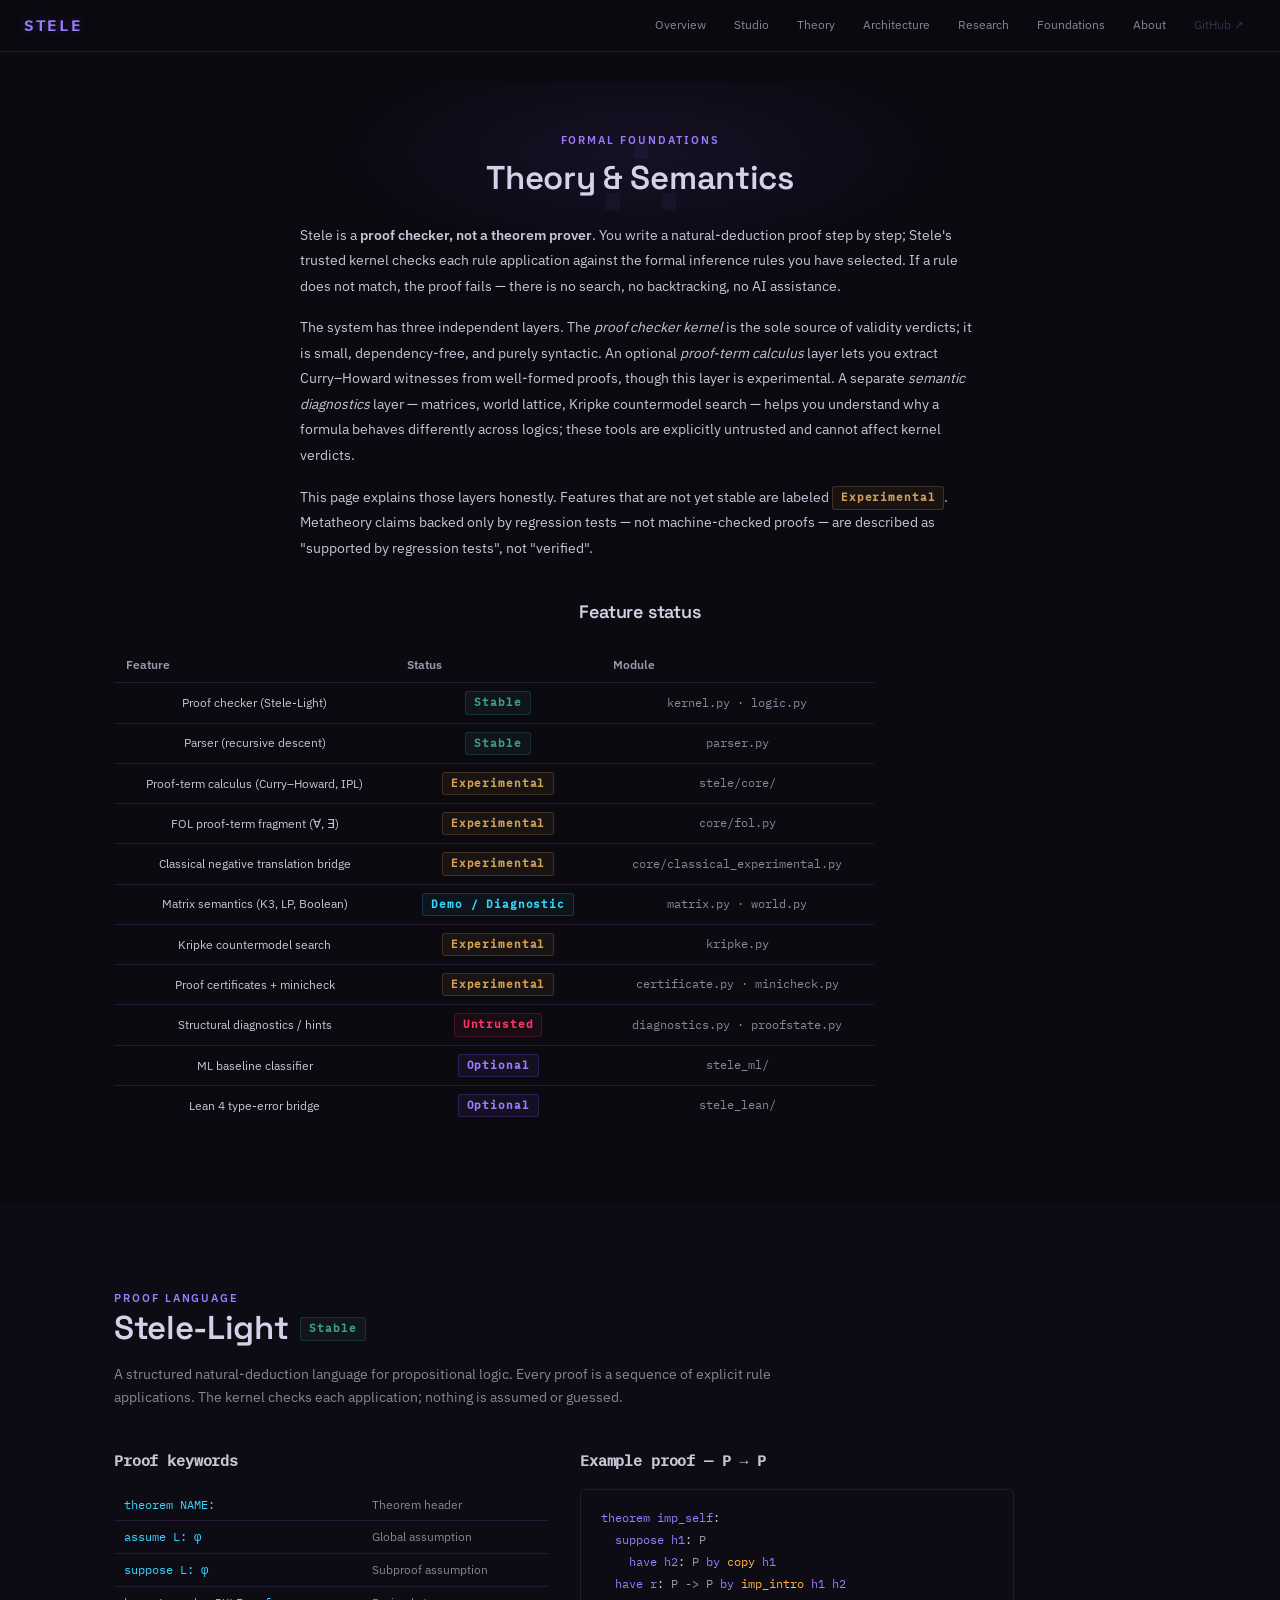
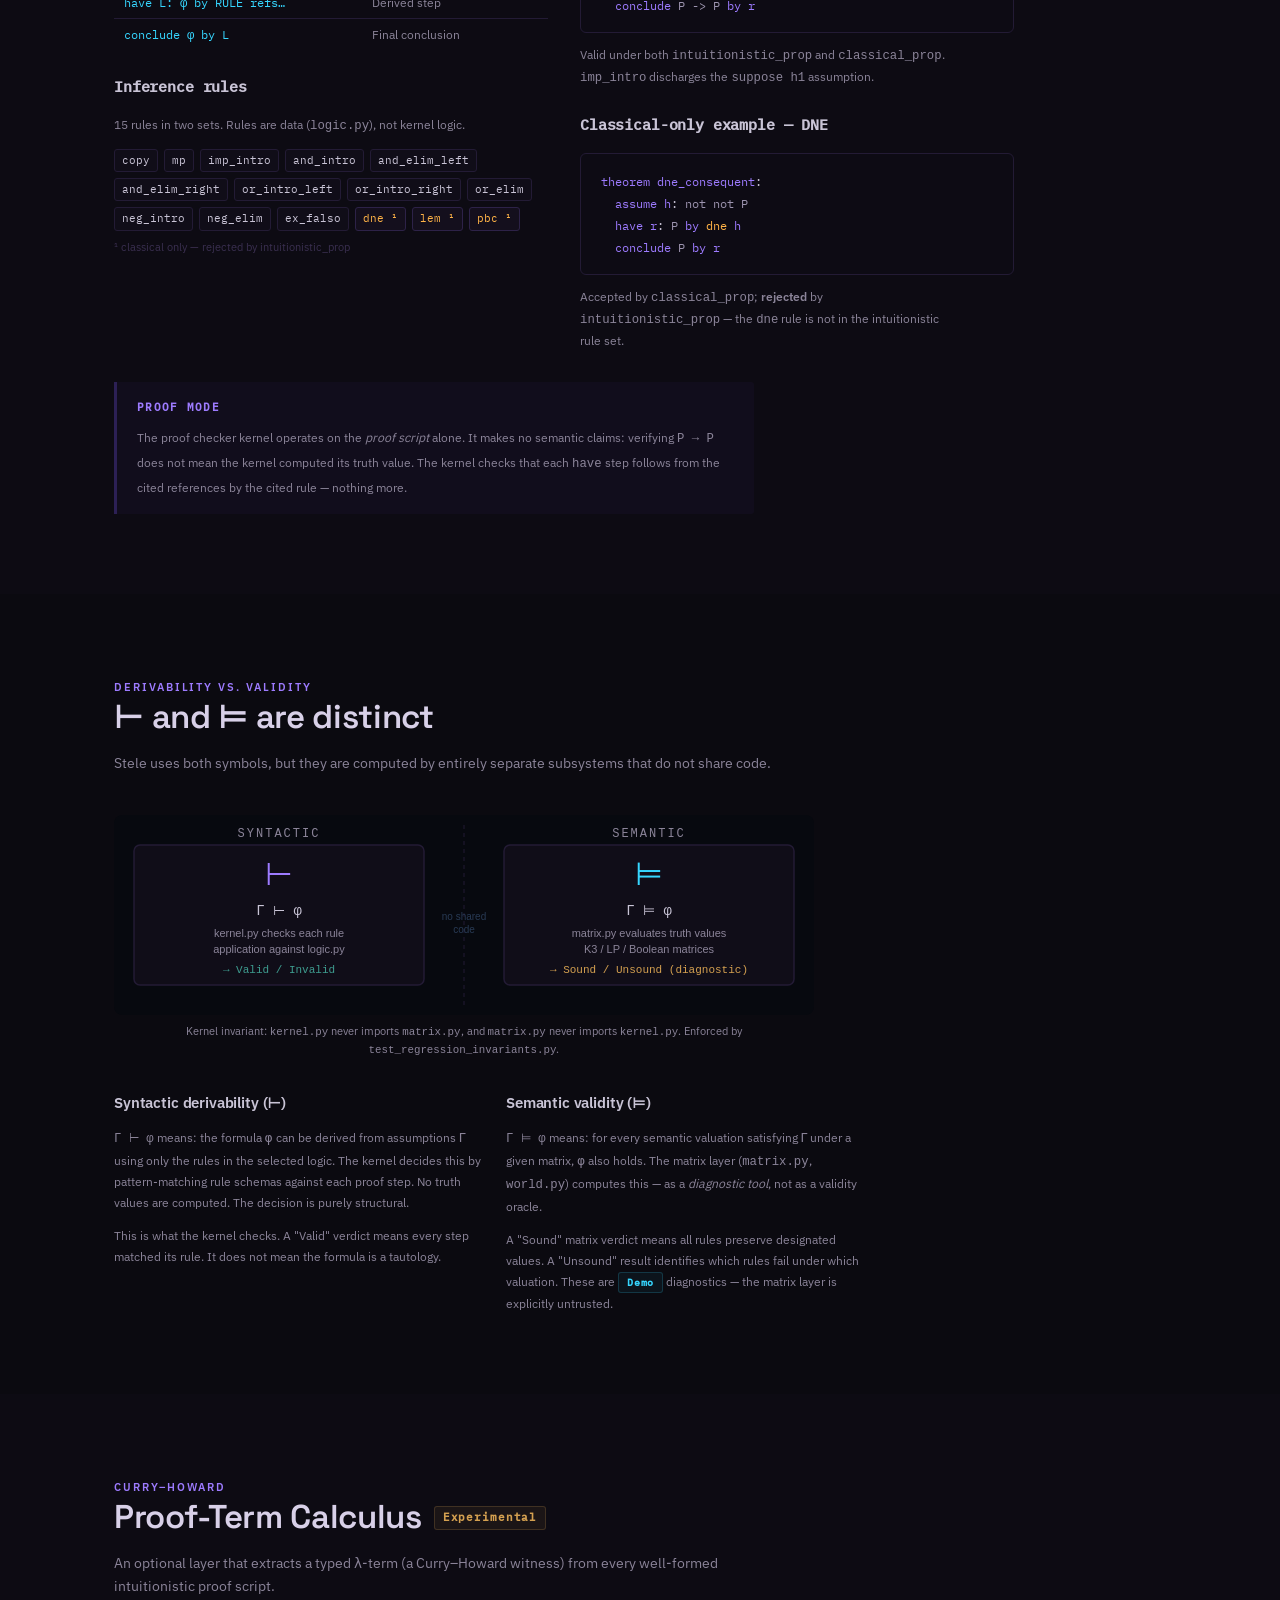
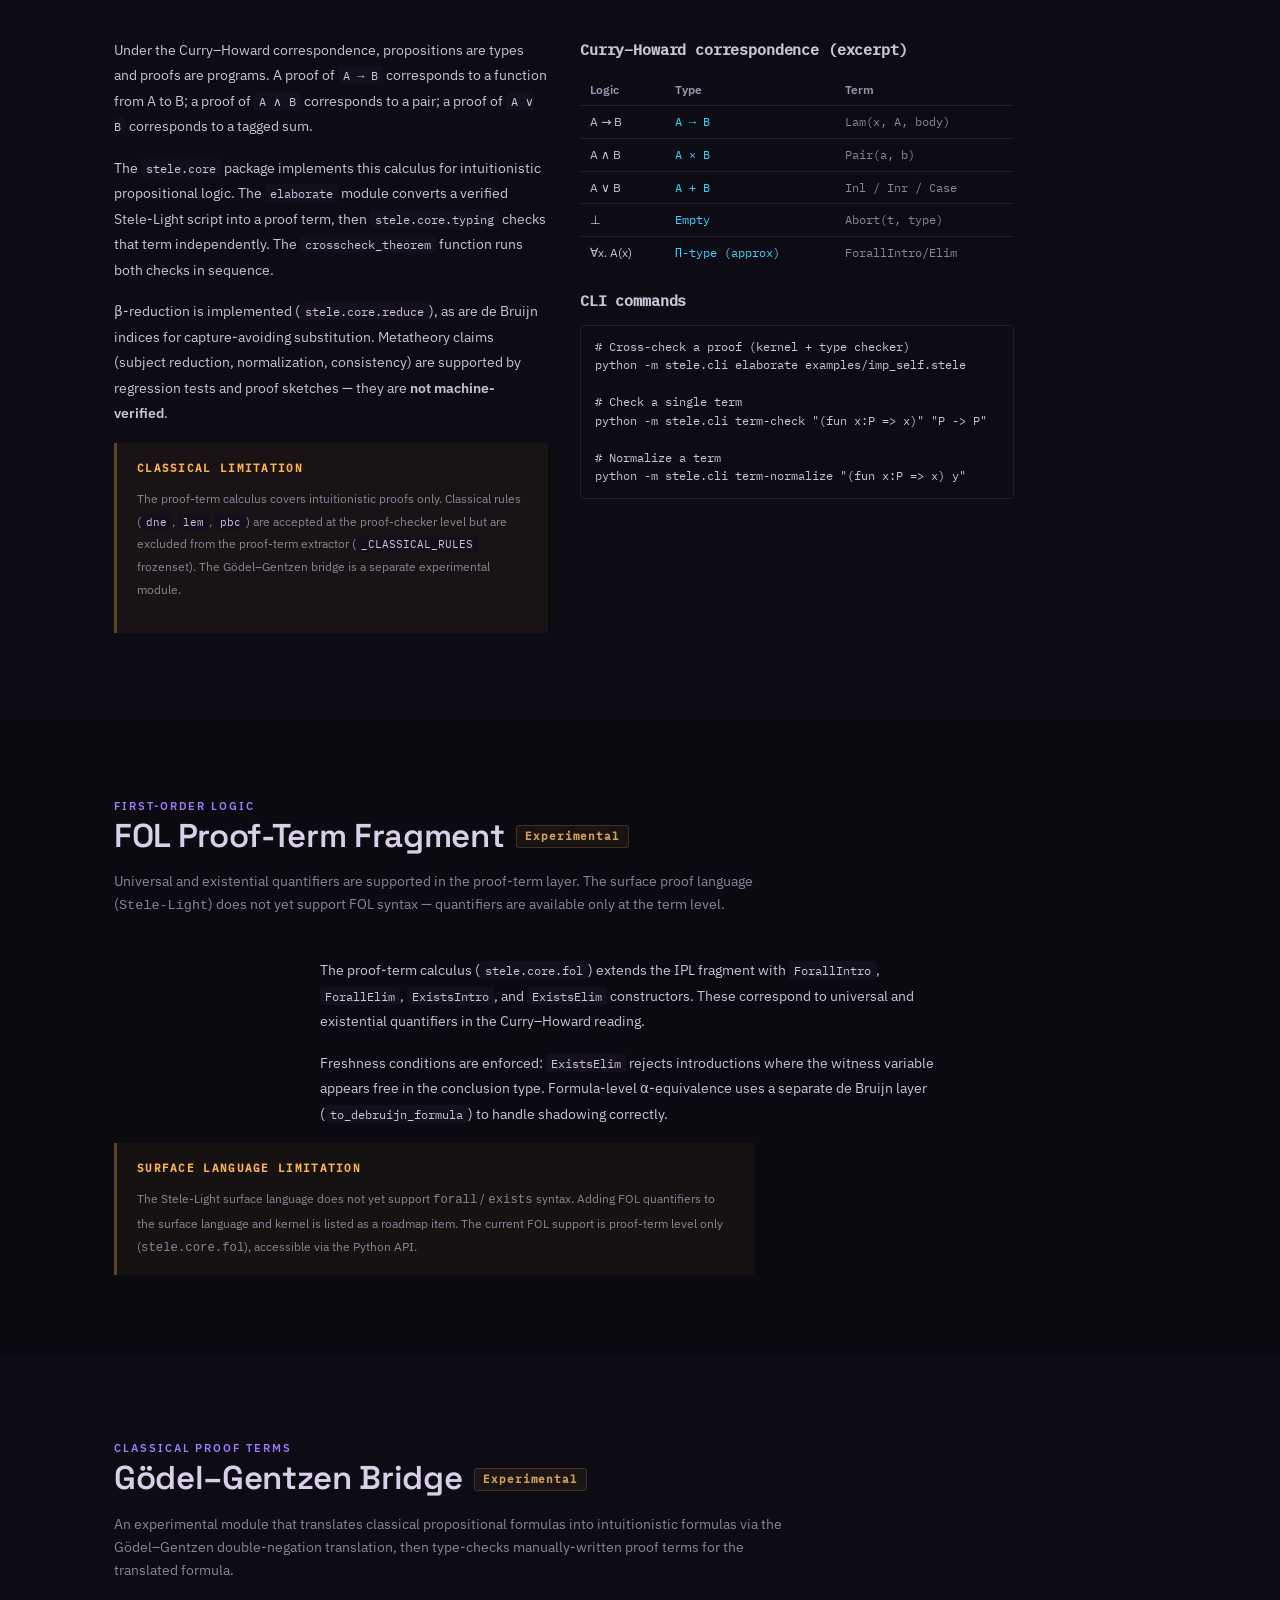
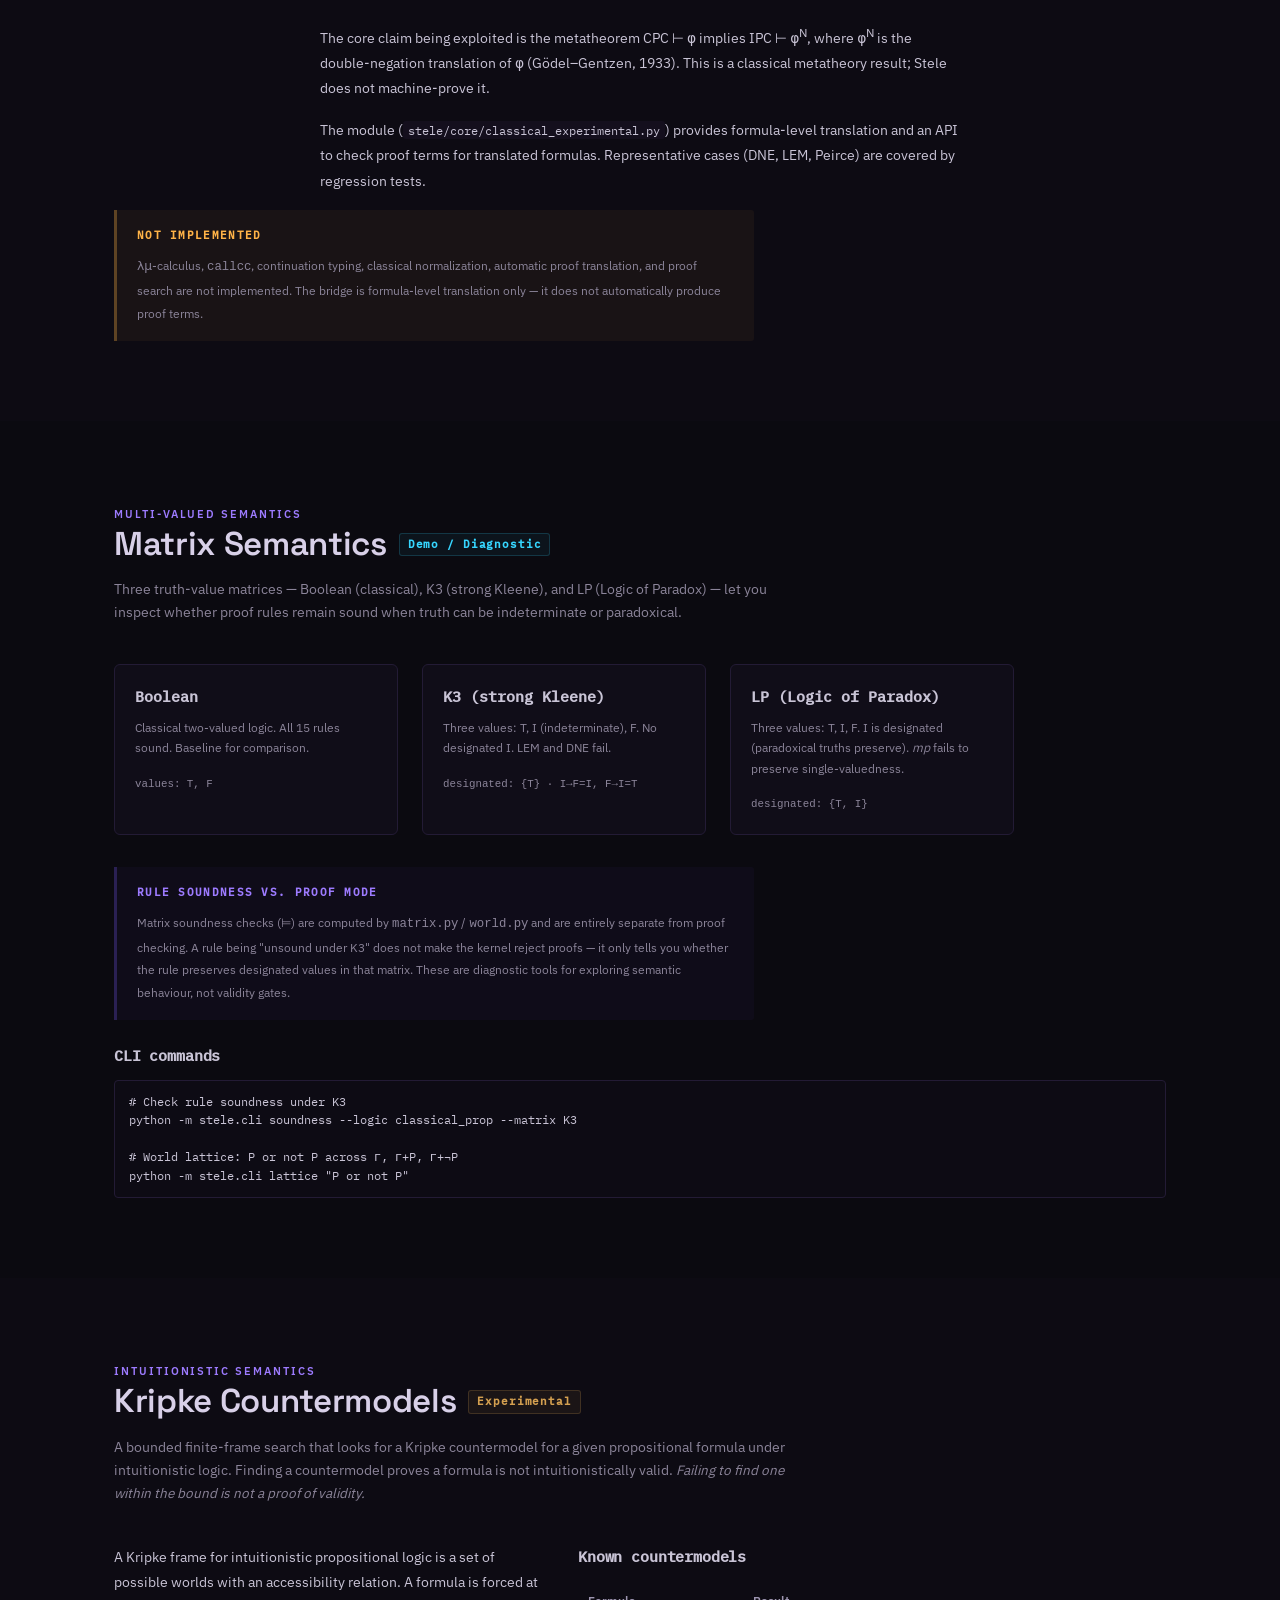
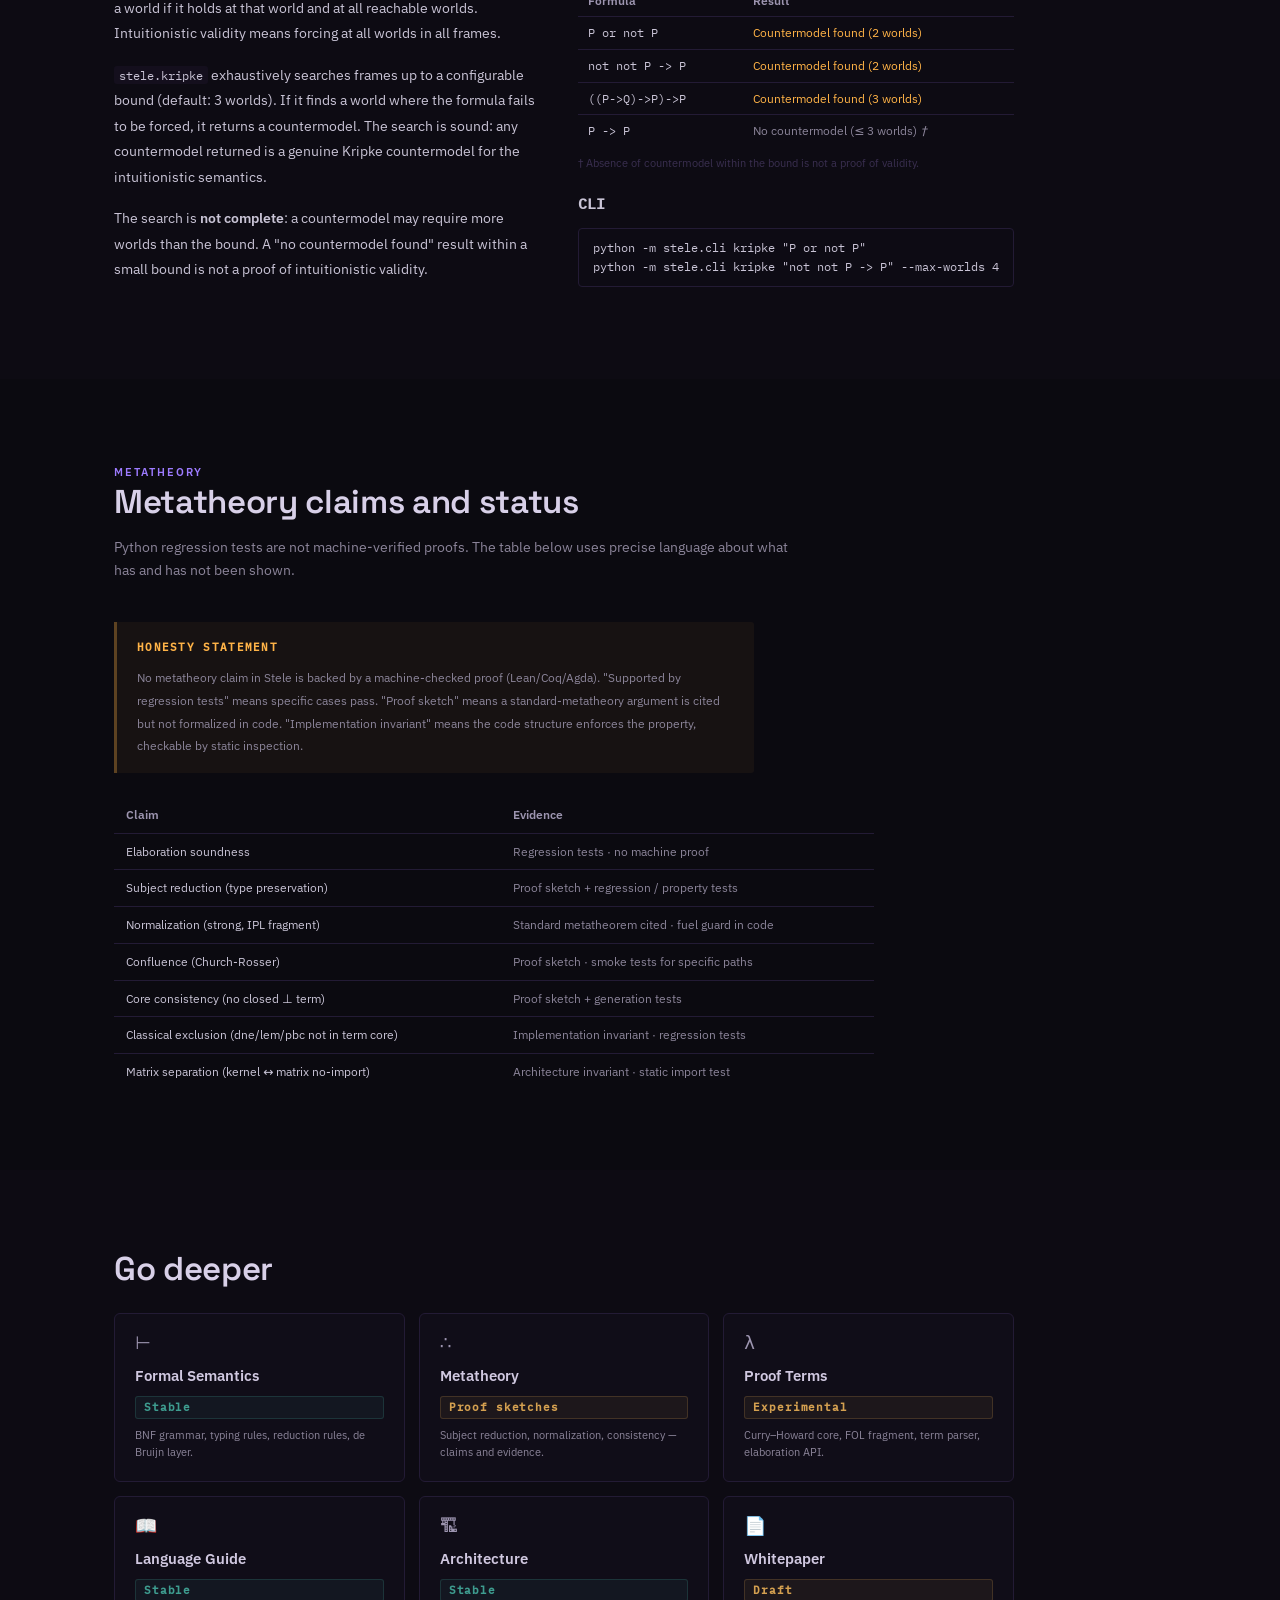
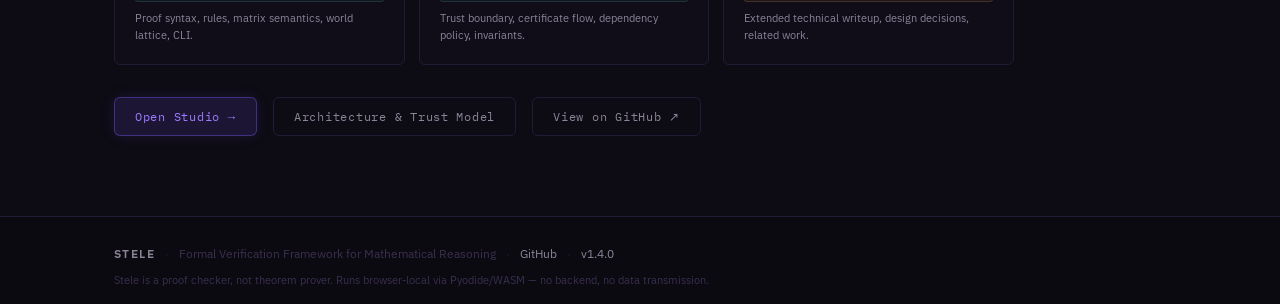
<file: site/theory.html>
<!DOCTYPE html>
<html lang="en">
<head>
<meta charset="utf-8">
<meta name="viewport" content="width=device-width, initial-scale=1">
<title>Stele — Theory &amp; Formal Semantics</title>
<meta name="description"
  content="Stele formal theory: Stele-Light proof language, syntactic vs semantic derivability, proof-term calculus, matrix semantics, and bounded Kripke countermodel search.">
<meta property="og:title" content="Stele — Theory &amp; Formal Semantics">
<meta property="og:description" content="Stele-Light proof language, ⊢ vs ⊨, Curry–Howard correspondence, K3/LP matrix semantics, and bounded Kripke countermodel search.">
<meta property="og:type" content="website">
<meta name="twitter:card" content="summary">
<link rel="icon" href="favicon.svg" type="image/svg+xml">
<link rel="stylesheet" href="assets/fonts/fonts.css">
<link rel="stylesheet" href="assets/tokens.css">
<link rel="stylesheet" href="assets/stele_site.css">
<link rel="stylesheet" href="assets/components.css">
<link rel="stylesheet" href="assets/visuals.css">
</head>
<body>

<a href="#main-content" class="focus-skip">Skip to main content</a>

<nav class="site-nav" aria-label="Site navigation">
  <a class="nav-brand" href="index.html">STELE</a>
  <div class="nav-links">
    <a href="index.html">Overview</a>
    <a href="studio.html">Studio</a>
    <a href="theory.html" aria-current="page">Theory</a>
    <a href="architecture.html">Architecture</a>
    <a href="research.html">Research</a>
    <a href="foundations.html">Foundations</a>
    <a href="about.html">About</a>
    <a href="https://github.com/re-glow/stele-logic" target="_blank" rel="noopener"
       class="nav-link-gh">GitHub ↗</a>
  </div>
</nav>

<main class="page-main" id="main-content">

<!-- ── Hero ─────────────────────────────────────────────────────────────── -->
<section class="page-section" aria-labelledby="theory-heading">
  <span class="page-motif" aria-hidden="true">∴</span>
  <div class="section-inner" style="position:relative;z-index:1">

    <span class="section-label">Formal Foundations</span>
    <h1 id="theory-heading" class="section-heading">Theory &amp; Semantics</h1>

    <div class="prose-body" style="max-width:680px;margin-bottom:var(--space-10)">
      <p>
        Stele is a <strong>proof checker, not a theorem prover</strong>.
        You write a natural-deduction proof step by step; Stele's trusted kernel
        checks each rule application against the formal inference rules you have
        selected. If a rule does not match, the proof fails — there is no search,
        no backtracking, no AI assistance.
      </p>
      <p>
        The system has three independent layers. The <em>proof checker kernel</em>
        is the sole source of validity verdicts; it is small, dependency-free, and
        purely syntactic. An optional <em>proof-term calculus</em> layer lets you
        extract Curry–Howard witnesses from well-formed proofs, though this layer is
        experimental. A separate <em>semantic diagnostics</em> layer — matrices,
        world lattice, Kripke countermodel search — helps you understand why a
        formula behaves differently across logics; these tools are explicitly
        untrusted and cannot affect kernel verdicts.
      </p>
      <p>
        This page explains those layers honestly.
        Features that are not yet stable are labeled <span class="badge badge-experimental">Experimental</span>.
        Metatheory claims backed only by regression tests — not machine-checked proofs — are
        described as "supported by regression tests", not "verified".
      </p>
    </div>

    <!-- Status table -->
    <h2 id="status-table-heading" class="section-heading" style="font-size:var(--text-lg);margin-bottom:var(--space-6)">
      Feature status
    </h2>
    <div class="table-scroll" role="region" aria-labelledby="status-table-heading" tabindex="0">
    <table class="theory-table" style="max-width:760px;width:100%;border-collapse:collapse;font-family:var(--font-sans);font-size:var(--text-sm)">
      <thead>
        <tr style="border-bottom:1px solid var(--border)">
          <th scope="col" style="text-align:left;padding:8px 12px;color:var(--text-secondary);font-weight:600">Feature</th>
          <th scope="col" style="text-align:left;padding:8px 12px;color:var(--text-secondary);font-weight:600">Status</th>
          <th scope="col" style="text-align:left;padding:8px 12px;color:var(--text-secondary);font-weight:600">Module</th>
        </tr>
      </thead>
      <tbody>
        <tr style="border-bottom:1px solid var(--border)">
          <td style="padding:8px 12px;color:var(--text)">Proof checker (Stele-Light)</td>
          <td style="padding:8px 12px"><span class="badge badge-stable">Stable</span></td>
          <td style="padding:8px 12px;font-family:var(--font-mono);color:var(--muted);font-size:.78rem">kernel.py · logic.py</td>
        </tr>
        <tr style="border-bottom:1px solid var(--border)">
          <td style="padding:8px 12px;color:var(--text)">Parser (recursive descent)</td>
          <td style="padding:8px 12px"><span class="badge badge-stable">Stable</span></td>
          <td style="padding:8px 12px;font-family:var(--font-mono);color:var(--muted);font-size:.78rem">parser.py</td>
        </tr>
        <tr style="border-bottom:1px solid var(--border)">
          <td style="padding:8px 12px;color:var(--text)">Proof-term calculus (Curry–Howard, IPL)</td>
          <td style="padding:8px 12px"><span class="badge badge-experimental">Experimental</span></td>
          <td style="padding:8px 12px;font-family:var(--font-mono);color:var(--muted);font-size:.78rem">stele/core/</td>
        </tr>
        <tr style="border-bottom:1px solid var(--border)">
          <td style="padding:8px 12px;color:var(--text)">FOL proof-term fragment (∀, ∃)</td>
          <td style="padding:8px 12px"><span class="badge badge-experimental">Experimental</span></td>
          <td style="padding:8px 12px;font-family:var(--font-mono);color:var(--muted);font-size:.78rem">core/fol.py</td>
        </tr>
        <tr style="border-bottom:1px solid var(--border)">
          <td style="padding:8px 12px;color:var(--text)">Classical negative translation bridge</td>
          <td style="padding:8px 12px"><span class="badge badge-experimental">Experimental</span></td>
          <td style="padding:8px 12px;font-family:var(--font-mono);color:var(--muted);font-size:.78rem">core/classical_experimental.py</td>
        </tr>
        <tr style="border-bottom:1px solid var(--border)">
          <td style="padding:8px 12px;color:var(--text)">Matrix semantics (K3, LP, Boolean)</td>
          <td style="padding:8px 12px"><span class="badge badge-demo">Demo / Diagnostic</span></td>
          <td style="padding:8px 12px;font-family:var(--font-mono);color:var(--muted);font-size:.78rem">matrix.py · world.py</td>
        </tr>
        <tr style="border-bottom:1px solid var(--border)">
          <td style="padding:8px 12px;color:var(--text)">Kripke countermodel search</td>
          <td style="padding:8px 12px"><span class="badge badge-experimental">Experimental</span></td>
          <td style="padding:8px 12px;font-family:var(--font-mono);color:var(--muted);font-size:.78rem">kripke.py</td>
        </tr>
        <tr style="border-bottom:1px solid var(--border)">
          <td style="padding:8px 12px;color:var(--text)">Proof certificates + minicheck</td>
          <td style="padding:8px 12px"><span class="badge badge-experimental">Experimental</span></td>
          <td style="padding:8px 12px;font-family:var(--font-mono);color:var(--muted);font-size:.78rem">certificate.py · minicheck.py</td>
        </tr>
        <tr style="border-bottom:1px solid var(--border)">
          <td style="padding:8px 12px;color:var(--text)">Structural diagnostics / hints</td>
          <td style="padding:8px 12px"><span class="badge badge-untrusted">Untrusted</span></td>
          <td style="padding:8px 12px;font-family:var(--font-mono);color:var(--muted);font-size:.78rem">diagnostics.py · proofstate.py</td>
        </tr>
        <tr style="border-bottom:1px solid var(--border)">
          <td style="padding:8px 12px;color:var(--text)">ML baseline classifier</td>
          <td style="padding:8px 12px"><span class="badge badge-optional">Optional</span></td>
          <td style="padding:8px 12px;font-family:var(--font-mono);color:var(--muted);font-size:.78rem">stele_ml/</td>
        </tr>
        <tr>
          <td style="padding:8px 12px;color:var(--text)">Lean 4 type-error bridge</td>
          <td style="padding:8px 12px"><span class="badge badge-optional">Optional</span></td>
          <td style="padding:8px 12px;font-family:var(--font-mono);color:var(--muted);font-size:.78rem">stele_lean/</td>
        </tr>
      </tbody>
    </table>
    </div>

  </div>
</section>

<!-- ── §1  Stele-Light proof language ───────────────────────────────────── -->
<section class="page-section page-section--alt" aria-labelledby="stele-light-heading">
  <div class="section-inner">

    <div class="section-header">
      <span class="section-label">Proof Language</span>
      <h2 id="stele-light-heading" class="section-heading">
        Stele-Light
        <span class="badge badge-stable">Stable</span>
      </h2>
      <p class="section-sub">
        A structured natural-deduction language for propositional logic.
        Every proof is a sequence of explicit rule applications.
        The kernel checks each application; nothing is assumed or guessed.
      </p>
    </div>

    <div style="display:grid;grid-template-columns:minmax(260px,1fr) minmax(260px,1fr);gap:var(--space-8);align-items:start;max-width:900px">

      <div>
        <h3 style="font-family:var(--font-mono);font-size:var(--text-md);color:var(--text);margin-bottom:var(--space-4)">Proof keywords</h3>
        <table style="width:100%;border-collapse:collapse;font-size:var(--text-sm)">
          <tbody>
            <tr style="border-bottom:1px solid var(--border)">
              <td style="padding:6px 10px;font-family:var(--font-mono);color:var(--cyan)">theorem NAME:</td>
              <td style="padding:6px 10px;color:var(--muted)">Theorem header</td>
            </tr>
            <tr style="border-bottom:1px solid var(--border)">
              <td style="padding:6px 10px;font-family:var(--font-mono);color:var(--cyan)">assume L: φ</td>
              <td style="padding:6px 10px;color:var(--muted)">Global assumption</td>
            </tr>
            <tr style="border-bottom:1px solid var(--border)">
              <td style="padding:6px 10px;font-family:var(--font-mono);color:var(--cyan)">suppose L: φ</td>
              <td style="padding:6px 10px;color:var(--muted)">Subproof assumption</td>
            </tr>
            <tr style="border-bottom:1px solid var(--border)">
              <td style="padding:6px 10px;font-family:var(--font-mono);color:var(--cyan)">have L: φ by RULE refs…</td>
              <td style="padding:6px 10px;color:var(--muted)">Derived step</td>
            </tr>
            <tr>
              <td style="padding:6px 10px;font-family:var(--font-mono);color:var(--cyan)">conclude φ by L</td>
              <td style="padding:6px 10px;color:var(--muted)">Final conclusion</td>
            </tr>
          </tbody>
        </table>

        <h3 style="font-family:var(--font-mono);font-size:var(--text-md);color:var(--text);margin:var(--space-6) 0 var(--space-4)">Inference rules</h3>
        <p style="font-family:var(--font-sans);font-size:var(--text-sm);color:var(--muted);margin-bottom:var(--space-3)">
          15 rules in two sets. Rules are data (<code>logic.py</code>), not kernel logic.
        </p>
        <div style="display:flex;flex-wrap:wrap;gap:6px">
          <span style="font-family:var(--font-mono);font-size:.72rem;padding:2px 7px;background:var(--surface);border:1px solid var(--border);border-radius:3px;color:var(--text)">copy</span>
          <span style="font-family:var(--font-mono);font-size:.72rem;padding:2px 7px;background:var(--surface);border:1px solid var(--border);border-radius:3px;color:var(--text)">mp</span>
          <span style="font-family:var(--font-mono);font-size:.72rem;padding:2px 7px;background:var(--surface);border:1px solid var(--border);border-radius:3px;color:var(--text)">imp_intro</span>
          <span style="font-family:var(--font-mono);font-size:.72rem;padding:2px 7px;background:var(--surface);border:1px solid var(--border);border-radius:3px;color:var(--text)">and_intro</span>
          <span style="font-family:var(--font-mono);font-size:.72rem;padding:2px 7px;background:var(--surface);border:1px solid var(--border);border-radius:3px;color:var(--text)">and_elim_left</span>
          <span style="font-family:var(--font-mono);font-size:.72rem;padding:2px 7px;background:var(--surface);border:1px solid var(--border);border-radius:3px;color:var(--text)">and_elim_right</span>
          <span style="font-family:var(--font-mono);font-size:.72rem;padding:2px 7px;background:var(--surface);border:1px solid var(--border);border-radius:3px;color:var(--text)">or_intro_left</span>
          <span style="font-family:var(--font-mono);font-size:.72rem;padding:2px 7px;background:var(--surface);border:1px solid var(--border);border-radius:3px;color:var(--text)">or_intro_right</span>
          <span style="font-family:var(--font-mono);font-size:.72rem;padding:2px 7px;background:var(--surface);border:1px solid var(--border);border-radius:3px;color:var(--text)">or_elim</span>
          <span style="font-family:var(--font-mono);font-size:.72rem;padding:2px 7px;background:var(--surface);border:1px solid var(--border);border-radius:3px;color:var(--text)">neg_intro</span>
          <span style="font-family:var(--font-mono);font-size:.72rem;padding:2px 7px;background:var(--surface);border:1px solid var(--border);border-radius:3px;color:var(--text)">neg_elim</span>
          <span style="font-family:var(--font-mono);font-size:.72rem;padding:2px 7px;background:var(--surface);border:1px solid var(--border);border-radius:3px;color:var(--text)">ex_falso</span>
          <span style="font-family:var(--font-mono);font-size:.72rem;padding:2px 7px;background:var(--surf2);border:1px solid var(--bord2);border-radius:3px;color:var(--amber)">dne ¹</span>
          <span style="font-family:var(--font-mono);font-size:.72rem;padding:2px 7px;background:var(--surf2);border:1px solid var(--bord2);border-radius:3px;color:var(--amber)">lem ¹</span>
          <span style="font-family:var(--font-mono);font-size:.72rem;padding:2px 7px;background:var(--surf2);border:1px solid var(--bord2);border-radius:3px;color:var(--amber)">pbc ¹</span>
        </div>
        <p style="font-family:var(--font-sans);font-size:.72rem;color:var(--dim);margin-top:var(--space-2)">¹ classical only — rejected by intuitionistic_prop</p>
      </div>

      <div>
        <h3 style="font-family:var(--font-mono);font-size:var(--text-md);color:var(--text);margin-bottom:var(--space-4)">Example proof — P → P</h3>
        <pre class="proof-snippet" aria-label="Stele proof: P implies P"><span class="ps-keyword">theorem</span> <span class="ps-label">imp_self</span>:
  <span class="ps-keyword">suppose</span> <span class="ps-label">h1</span>: <span class="ps-formula">P</span>
    <span class="ps-keyword">have</span> <span class="ps-label">h2</span>: <span class="ps-formula">P</span> <span class="ps-keyword">by</span> <span class="ps-rule">copy</span> <span class="ps-label">h1</span>
  <span class="ps-keyword">have</span> <span class="ps-label">r</span>: <span class="ps-formula">P -&gt; P</span> <span class="ps-keyword">by</span> <span class="ps-rule">imp_intro</span> <span class="ps-label">h1</span> <span class="ps-label">h2</span>
  <span class="ps-keyword">conclude</span> <span class="ps-formula">P -&gt; P</span> <span class="ps-keyword">by</span> <span class="ps-label">r</span></pre>

        <p style="font-family:var(--font-sans);font-size:var(--text-sm);color:var(--muted);margin-top:var(--space-3);margin-bottom:var(--space-6);max-width:380px">
          Valid under both <code>intuitionistic_prop</code> and <code>classical_prop</code>.
          <code>imp_intro</code> discharges the <code>suppose h1</code> assumption.
        </p>

        <h3 style="font-family:var(--font-mono);font-size:var(--text-md);color:var(--text);margin-bottom:var(--space-4)">Classical-only example — DNE</h3>
        <pre class="proof-snippet" aria-label="Double negation elimination — classical only"><span class="ps-keyword">theorem</span> <span class="ps-label">dne_consequent</span>:
  <span class="ps-keyword">assume</span> <span class="ps-label">h</span>: <span class="ps-formula">not not P</span>
  <span class="ps-keyword">have</span> <span class="ps-label">r</span>: <span class="ps-formula">P</span> <span class="ps-keyword">by</span> <span class="ps-rule">dne</span> <span class="ps-label">h</span>
  <span class="ps-keyword">conclude</span> <span class="ps-formula">P</span> <span class="ps-keyword">by</span> <span class="ps-label">r</span></pre>
        <p style="font-family:var(--font-sans);font-size:var(--text-sm);color:var(--muted);margin-top:var(--space-3);max-width:380px">
          Accepted by <code>classical_prop</code>; <strong>rejected</strong> by
          <code>intuitionistic_prop</code> — the <code>dne</code> rule is not in the
          intuitionistic rule set.
        </p>
      </div>
    </div>

    <div class="callout callout-info" style="max-width:640px;margin-top:var(--space-8)">
      <span class="callout-label">Proof mode</span>
      <p>
        The proof checker kernel operates on the <em>proof script</em> alone.
        It makes no semantic claims: verifying <code>P → P</code> does not mean the kernel
        computed its truth value. The kernel checks that each <code>have</code> step follows
        from the cited references by the cited rule — nothing more.
      </p>
    </div>

  </div>
</section>

<!-- ── §2  ⊢ vs ⊨ ────────────────────────────────────────────────────────── -->
<section class="page-section" aria-labelledby="turnstile-heading">
  <div class="section-inner">

    <div class="section-header">
      <span class="section-label">Derivability vs. Validity</span>
      <h2 id="turnstile-heading" class="section-heading">⊢ and ⊨ are distinct</h2>
      <p class="section-sub">
        Stele uses both symbols, but they are computed by entirely separate subsystems
        that do not share code.
      </p>
    </div>

    <!-- SVG diagram: ⊢ vs ⊨ -->
    <figure aria-labelledby="turnstile-diagram-caption" style="max-width:700px;margin-bottom:var(--space-8)">
      <svg viewBox="0 0 700 200" xmlns="http://www.w3.org/2000/svg"
           role="img" aria-labelledby="turnstile-svg-title turnstile-svg-desc"
           style="width:100%;height:auto;display:block">
        <title id="turnstile-svg-title">⊢ vs ⊨ distinction diagram</title>
        <desc id="turnstile-svg-desc">
          Left side: Γ ⊢ φ (syntactic derivability) — the kernel checks each
          rule application; result is Valid or Invalid.
          Right side: Γ ⊨ φ (semantic validity) — the matrix layer evaluates
          truth values; result is Sound or Unsound under a matrix.
          Both are separate subsystems that do not share code.
        </desc>
        <!-- Background -->
        <rect width="700" height="200" fill="#07090f" rx="8"/>

        <!-- Left box: ⊢ -->
        <rect x="20" y="30" width="290" height="140" rx="6"
              fill="#100D18" stroke="#231B35" stroke-width="1.5"/>
        <text x="165" y="22" text-anchor="middle" font-family="monospace"
              font-size="12" fill="#8B8499" letter-spacing="2">SYNTACTIC</text>
        <text x="165" y="70" text-anchor="middle" font-family="monospace"
              font-size="32" fill="#9D7BFF">⊢</text>
        <text x="165" y="100" text-anchor="middle" font-family="monospace"
              font-size="14" fill="#C9C4D6">Γ ⊢ φ</text>
        <text x="165" y="122" text-anchor="middle" font-family="sans-serif"
              font-size="11" fill="#8B8499">kernel.py checks each rule</text>
        <text x="165" y="138" text-anchor="middle" font-family="sans-serif"
              font-size="11" fill="#8B8499">application against logic.py</text>
        <text x="165" y="158" text-anchor="middle" font-family="monospace"
              font-size="11" fill="#3E9C8F">→ Valid / Invalid</text>

        <!-- Centre divider -->
        <line x1="350" y1="10" x2="350" y2="190" stroke="#231B35" stroke-width="1" stroke-dasharray="4,4"/>
        <text x="350" y="105" text-anchor="middle" font-family="sans-serif"
              font-size="10" fill="#283a54">no shared</text>
        <text x="350" y="118" text-anchor="middle" font-family="sans-serif"
              font-size="10" fill="#283a54">code</text>

        <!-- Right box: ⊨ -->
        <rect x="390" y="30" width="290" height="140" rx="6"
              fill="#100D18" stroke="#231B35" stroke-width="1.5"/>
        <text x="535" y="22" text-anchor="middle" font-family="monospace"
              font-size="12" fill="#8B8499" letter-spacing="2">SEMANTIC</text>
        <text x="535" y="70" text-anchor="middle" font-family="monospace"
              font-size="32" fill="#36D6FF">⊨</text>
        <text x="535" y="100" text-anchor="middle" font-family="monospace"
              font-size="14" fill="#C9C4D6">Γ ⊨ φ</text>
        <text x="535" y="122" text-anchor="middle" font-family="sans-serif"
              font-size="11" fill="#8B8499">matrix.py evaluates truth values</text>
        <text x="535" y="138" text-anchor="middle" font-family="sans-serif"
              font-size="11" fill="#8B8499">K3 / LP / Boolean matrices</text>
        <text x="535" y="158" text-anchor="middle" font-family="monospace"
              font-size="11" fill="#d4a050">→ Sound / Unsound (diagnostic)</text>
      </svg>
      <figcaption id="turnstile-diagram-caption"
                  style="font-family:var(--font-sans);font-size:var(--text-xs);color:var(--muted);text-align:center;margin-top:var(--space-2)">
        Kernel invariant: <code>kernel.py</code> never imports <code>matrix.py</code>,
        and <code>matrix.py</code> never imports <code>kernel.py</code>.
        Enforced by <code>test_regression_invariants.py</code>.
      </figcaption>
    </figure>

    <div style="display:grid;grid-template-columns:1fr 1fr;gap:var(--space-6);max-width:760px">
      <div>
        <h3 style="font-family:var(--font-sans);font-size:var(--text-md);font-weight:600;color:var(--text);margin-bottom:var(--space-3)">
          Syntactic derivability (⊢)
        </h3>
        <p style="font-family:var(--font-sans);font-size:var(--text-sm);color:var(--muted);line-height:1.7;margin-bottom:var(--space-3)">
          <code>Γ ⊢ φ</code> means: the formula φ can be derived from assumptions Γ
          using only the rules in the selected logic. The kernel decides this by
          pattern-matching rule schemas against each proof step. No truth values are
          computed. The decision is purely structural.
        </p>
        <p style="font-family:var(--font-sans);font-size:var(--text-sm);color:var(--muted);line-height:1.7">
          This is what the kernel checks. A "Valid" verdict means every step matched
          its rule. It does not mean the formula is a tautology.
        </p>
      </div>
      <div>
        <h3 style="font-family:var(--font-sans);font-size:var(--text-md);font-weight:600;color:var(--text);margin-bottom:var(--space-3)">
          Semantic validity (⊨)
        </h3>
        <p style="font-family:var(--font-sans);font-size:var(--text-sm);color:var(--muted);line-height:1.7;margin-bottom:var(--space-3)">
          <code>Γ ⊨ φ</code> means: for every semantic valuation satisfying Γ
          under a given matrix, φ also holds. The matrix layer
          (<code>matrix.py</code>, <code>world.py</code>) computes this — as a
          <em>diagnostic tool</em>, not as a validity oracle.
        </p>
        <p style="font-family:var(--font-sans);font-size:var(--text-sm);color:var(--muted);line-height:1.7">
          A "Sound" matrix verdict means all rules preserve designated values.
          A "Unsound" result identifies which rules fail under which valuation.
          These are <span class="badge badge-demo" style="font-size:.65rem">Demo</span> diagnostics —
          the matrix layer is explicitly untrusted.
        </p>
      </div>
    </div>

  </div>
</section>

<!-- ── §3  Proof terms / Curry–Howard ───────────────────────────────────── -->
<section class="page-section page-section--alt" aria-labelledby="proof-terms-heading">
  <div class="section-inner">

    <div class="section-header">
      <span class="section-label">Curry–Howard</span>
      <h2 id="proof-terms-heading" class="section-heading">
        Proof-Term Calculus
        <span class="badge badge-experimental">Experimental</span>
      </h2>
      <p class="section-sub">
        An optional layer that extracts a typed λ-term (a Curry–Howard witness)
        from every well-formed intuitionistic proof script.
      </p>
    </div>

    <div style="display:grid;grid-template-columns:1fr 1fr;gap:var(--space-8);max-width:900px;align-items:start">
      <div class="prose-body">
        <p>
          Under the Curry–Howard correspondence, propositions are types and proofs
          are programs. A proof of <code>A → B</code> corresponds to a function
          from A to B; a proof of <code>A ∧ B</code> corresponds to a pair; a
          proof of <code>A ∨ B</code> corresponds to a tagged sum.
        </p>
        <p>
          The <code>stele.core</code> package implements this calculus for
          intuitionistic propositional logic. The <code>elaborate</code> module
          converts a verified Stele-Light script into a proof term, then
          <code>stele.core.typing</code> checks that term independently. The
          <code>crosscheck_theorem</code> function runs both checks in sequence.
        </p>
        <p>
          β-reduction is implemented (<code>stele.core.reduce</code>), as are de Bruijn
          indices for capture-avoiding substitution. Metatheory claims (subject
          reduction, normalization, consistency) are supported by regression tests
          and proof sketches — they are <strong>not machine-verified</strong>.
        </p>
        <div class="callout callout-warning" style="margin-top:var(--space-4)">
          <span class="callout-label">Classical limitation</span>
          <p>
            The proof-term calculus covers intuitionistic proofs only.
            Classical rules (<code>dne</code>, <code>lem</code>, <code>pbc</code>)
            are accepted at the proof-checker level but are excluded from the
            proof-term extractor (<code>_CLASSICAL_RULES</code> frozenset).
            The Gödel–Gentzen bridge is a separate experimental module.
          </p>
        </div>
      </div>

      <div>
        <h3 style="font-family:var(--font-mono);font-size:var(--text-md);color:var(--text);margin-bottom:var(--space-3)">
          Curry–Howard correspondence (excerpt)
        </h3>
        <table style="width:100%;border-collapse:collapse;font-size:var(--text-sm)">
          <thead>
            <tr style="border-bottom:1px solid var(--border)">
              <th scope="col" style="text-align:left;padding:6px 10px;color:var(--text-secondary)">Logic</th>
              <th scope="col" style="text-align:left;padding:6px 10px;color:var(--text-secondary)">Type</th>
              <th scope="col" style="text-align:left;padding:6px 10px;color:var(--text-secondary)">Term</th>
            </tr>
          </thead>
          <tbody>
            <tr style="border-bottom:1px solid var(--border)">
              <td style="padding:6px 10px;color:var(--text)">A → B</td>
              <td style="padding:6px 10px;font-family:var(--font-mono);color:var(--cyan)">A → B</td>
              <td style="padding:6px 10px;font-family:var(--font-mono);color:var(--muted)">Lam(x, A, body)</td>
            </tr>
            <tr style="border-bottom:1px solid var(--border)">
              <td style="padding:6px 10px;color:var(--text)">A ∧ B</td>
              <td style="padding:6px 10px;font-family:var(--font-mono);color:var(--cyan)">A × B</td>
              <td style="padding:6px 10px;font-family:var(--font-mono);color:var(--muted)">Pair(a, b)</td>
            </tr>
            <tr style="border-bottom:1px solid var(--border)">
              <td style="padding:6px 10px;color:var(--text)">A ∨ B</td>
              <td style="padding:6px 10px;font-family:var(--font-mono);color:var(--cyan)">A + B</td>
              <td style="padding:6px 10px;font-family:var(--font-mono);color:var(--muted)">Inl / Inr / Case</td>
            </tr>
            <tr style="border-bottom:1px solid var(--border)">
              <td style="padding:6px 10px;color:var(--text)">⊥</td>
              <td style="padding:6px 10px;font-family:var(--font-mono);color:var(--cyan)">Empty</td>
              <td style="padding:6px 10px;font-family:var(--font-mono);color:var(--muted)">Abort(t, type)</td>
            </tr>
            <tr>
              <td style="padding:6px 10px;color:var(--text)">∀x. A(x)</td>
              <td style="padding:6px 10px;font-family:var(--font-mono);color:var(--cyan)">Π-type (approx)</td>
              <td style="padding:6px 10px;font-family:var(--font-mono);color:var(--muted)">ForallIntro/Elim</td>
            </tr>
          </tbody>
        </table>

        <div style="margin-top:var(--space-5)">
          <h3 style="font-family:var(--font-mono);font-size:var(--text-md);color:var(--text);margin-bottom:var(--space-3)">CLI commands</h3>
          <pre style="background:var(--surf3);border:1px solid var(--border);border-radius:4px;padding:12px 14px;font-family:var(--font-mono);font-size:.77rem;color:var(--text);overflow-x:auto"># Cross-check a proof (kernel + type checker)
python -m stele.cli elaborate examples/imp_self.stele

# Check a single term
python -m stele.cli term-check "(fun x:P => x)" "P -> P"

# Normalize a term
python -m stele.cli term-normalize "(fun x:P => x) y"</pre>
        </div>
      </div>
    </div>

  </div>
</section>

<!-- ── §4  FOL fragment ──────────────────────────────────────────────────── -->
<section class="page-section" aria-labelledby="fol-heading">
  <div class="section-inner">
    <div class="section-header">
      <span class="section-label">First-Order Logic</span>
      <h2 id="fol-heading" class="section-heading">
        FOL Proof-Term Fragment
        <span class="badge badge-experimental">Experimental</span>
      </h2>
      <p class="section-sub">
        Universal and existential quantifiers are supported in the proof-term layer.
        The surface proof language (<code>Stele-Light</code>) does not yet support FOL
        syntax — quantifiers are available only at the term level.
      </p>
    </div>

    <div class="prose-body" style="max-width:640px">
      <p>
        The proof-term calculus (<code>stele.core.fol</code>) extends the IPL fragment
        with <code>ForallIntro</code>, <code>ForallElim</code>, <code>ExistsIntro</code>,
        and <code>ExistsElim</code> constructors. These correspond to universal and
        existential quantifiers in the Curry–Howard reading.
      </p>
      <p>
        Freshness conditions are enforced: <code>ExistsElim</code> rejects introductions
        where the witness variable appears free in the conclusion type.
        Formula-level α-equivalence uses a separate de Bruijn layer
        (<code>to_debruijn_formula</code>) to handle shadowing correctly.
      </p>
    </div>

    <div class="callout callout-warning" style="max-width:640px;margin-top:var(--space-4)">
      <span class="callout-label">Surface language limitation</span>
      <p>
        The Stele-Light surface language does not yet support <code>forall</code> /
        <code>exists</code> syntax. Adding FOL quantifiers to the surface language and
        kernel is listed as a roadmap item. The current FOL support is proof-term level
        only (<code>stele.core.fol</code>), accessible via the Python API.
      </p>
    </div>
  </div>
</section>

<!-- ── §5  Classical bridge ──────────────────────────────────────────────── -->
<section class="page-section page-section--alt" aria-labelledby="classical-heading">
  <div class="section-inner">
    <div class="section-header">
      <span class="section-label">Classical Proof Terms</span>
      <h2 id="classical-heading" class="section-heading">
        Gödel–Gentzen Bridge
        <span class="badge badge-experimental">Experimental</span>
      </h2>
      <p class="section-sub">
        An experimental module that translates classical propositional formulas into
        intuitionistic formulas via the Gödel–Gentzen double-negation translation,
        then type-checks manually-written proof terms for the translated formula.
      </p>
    </div>

    <div class="prose-body" style="max-width:640px">
      <p>
        The core claim being exploited is the metatheorem CPC ⊢ φ implies IPC ⊢ φ<sup>N</sup>,
        where φ<sup>N</sup> is the double-negation translation of φ (Gödel–Gentzen, 1933).
        This is a classical metatheory result; Stele does not machine-prove it.
      </p>
      <p>
        The module (<code>stele/core/classical_experimental.py</code>) provides
        formula-level translation and an API to check proof terms for translated formulas.
        Representative cases (DNE, LEM, Peirce) are covered by regression tests.
      </p>
    </div>

    <div class="callout callout-warning" style="max-width:640px;margin-top:var(--space-4)">
      <span class="callout-label">Not implemented</span>
      <p>
        λμ-calculus, <code>callcc</code>, continuation typing, classical normalization,
        automatic proof translation, and proof search are not implemented.
        The bridge is formula-level translation only — it does not automatically
        produce proof terms.
      </p>
    </div>
  </div>
</section>

<!-- ── §6  Matrix semantics ──────────────────────────────────────────────── -->
<section class="page-section" aria-labelledby="matrix-heading">
  <div class="section-inner">

    <div class="section-header">
      <span class="section-label">Multi-valued Semantics</span>
      <h2 id="matrix-heading" class="section-heading">
        Matrix Semantics
        <span class="badge badge-demo">Demo / Diagnostic</span>
      </h2>
      <p class="section-sub">
        Three truth-value matrices — Boolean (classical), K3 (strong Kleene),
        and LP (Logic of Paradox) — let you inspect whether proof rules remain
        sound when truth can be indeterminate or paradoxical.
      </p>
    </div>

    <div style="display:grid;grid-template-columns:repeat(auto-fit,minmax(220px,1fr));gap:var(--space-6);max-width:900px;margin-bottom:var(--space-8)">
      <div style="background:var(--surface);border:1px solid var(--border);border-radius:var(--radius-md);padding:var(--space-5)">
        <div style="font-family:var(--font-mono);font-size:var(--text-md);font-weight:700;color:var(--text);margin-bottom:var(--space-2)">Boolean</div>
        <p style="font-family:var(--font-sans);font-size:var(--text-sm);color:var(--muted);line-height:1.65;margin-bottom:var(--space-3)">
          Classical two-valued logic. All 15 rules sound.
          Baseline for comparison.
        </p>
        <code style="font-size:.72rem;color:var(--muted)">values: T, F</code>
      </div>
      <div style="background:var(--surface);border:1px solid var(--border);border-radius:var(--radius-md);padding:var(--space-5)">
        <div style="font-family:var(--font-mono);font-size:var(--text-md);font-weight:700;color:var(--text);margin-bottom:var(--space-2)">K3 (strong Kleene)</div>
        <p style="font-family:var(--font-sans);font-size:var(--text-sm);color:var(--muted);line-height:1.65;margin-bottom:var(--space-3)">
          Three values: T, I (indeterminate), F. No designated I.
          LEM and DNE fail.
        </p>
        <code style="font-size:.72rem;color:var(--muted)">designated: {T} · I→F=I, F→I=T</code>
      </div>
      <div style="background:var(--surface);border:1px solid var(--border);border-radius:var(--radius-md);padding:var(--space-5)">
        <div style="font-family:var(--font-mono);font-size:var(--text-md);font-weight:700;color:var(--text);margin-bottom:var(--space-2)">LP (Logic of Paradox)</div>
        <p style="font-family:var(--font-sans);font-size:var(--text-sm);color:var(--muted);line-height:1.65;margin-bottom:var(--space-3)">
          Three values: T, I, F. I is designated (paradoxical truths preserve).
          <em>mp</em> fails to preserve single-valuedness.
        </p>
        <code style="font-size:.72rem;color:var(--muted)">designated: {T, I}</code>
      </div>
    </div>

    <div class="callout callout-info" style="max-width:640px">
      <span class="callout-label">Rule soundness vs. proof mode</span>
      <p>
        Matrix soundness checks (<code>⊨</code>) are computed by
        <code>matrix.py</code> / <code>world.py</code> and are entirely separate
        from proof checking. A rule being "unsound under K3" does not make the
        kernel reject proofs — it only tells you whether the rule preserves
        designated values in that matrix. These are diagnostic tools for
        exploring semantic behaviour, not validity gates.
      </p>
    </div>

    <div style="margin-top:var(--space-6)">
      <h3 style="font-family:var(--font-mono);font-size:var(--text-md);color:var(--text);margin-bottom:var(--space-3)">
        CLI commands
      </h3>
      <pre style="background:var(--surf3);border:1px solid var(--border);border-radius:4px;padding:12px 14px;font-family:var(--font-mono);font-size:.77rem;color:var(--text);overflow-x:auto"># Check rule soundness under K3
python -m stele.cli soundness --logic classical_prop --matrix K3

# World lattice: P or not P across Γ, Γ+P, Γ+¬P
python -m stele.cli lattice "P or not P"</pre>
    </div>

  </div>
</section>

<!-- ── §7  Kripke countermodels ──────────────────────────────────────────── -->
<section class="page-section page-section--alt" aria-labelledby="kripke-heading">
  <div class="section-inner">

    <div class="section-header">
      <span class="section-label">Intuitionistic Semantics</span>
      <h2 id="kripke-heading" class="section-heading">
        Kripke Countermodels
        <span class="badge badge-experimental">Experimental</span>
      </h2>
      <p class="section-sub">
        A bounded finite-frame search that looks for a Kripke countermodel
        for a given propositional formula under intuitionistic logic.
        Finding a countermodel proves a formula is not intuitionistically valid.
        <em>Failing to find one within the bound is not a proof of validity.</em>
      </p>
    </div>

    <div style="display:grid;grid-template-columns:1fr 1fr;gap:var(--space-8);max-width:900px;align-items:start">
      <div class="prose-body">
        <p>
          A Kripke frame for intuitionistic propositional logic is a set of
          possible worlds with an accessibility relation. A formula is forced
          at a world if it holds at that world and at all reachable worlds.
          Intuitionistic validity means forcing at all worlds in all frames.
        </p>
        <p>
          <code>stele.kripke</code> exhaustively searches frames up to a
          configurable bound (default: 3 worlds). If it finds a world where
          the formula fails to be forced, it returns a countermodel.
          The search is sound: any countermodel returned is a genuine Kripke
          countermodel for the intuitionistic semantics.
        </p>
        <p>
          The search is <strong>not complete</strong>: a countermodel may
          require more worlds than the bound. A "no countermodel found"
          result within a small bound is not a proof of intuitionistic validity.
        </p>
      </div>

      <div>
        <h3 style="font-family:var(--font-mono);font-size:var(--text-md);color:var(--text);margin-bottom:var(--space-4)">Known countermodels</h3>
        <table style="width:100%;border-collapse:collapse;font-size:var(--text-sm)">
          <thead>
            <tr style="border-bottom:1px solid var(--border)">
              <th scope="col" style="text-align:left;padding:6px 10px;color:var(--text-secondary)">Formula</th>
              <th scope="col" style="text-align:left;padding:6px 10px;color:var(--text-secondary)">Result</th>
            </tr>
          </thead>
          <tbody>
            <tr style="border-bottom:1px solid var(--border)">
              <td style="padding:6px 10px;font-family:var(--font-mono);color:var(--text)">P or not P</td>
              <td style="padding:6px 10px;color:var(--amber)">Countermodel found (2 worlds)</td>
            </tr>
            <tr style="border-bottom:1px solid var(--border)">
              <td style="padding:6px 10px;font-family:var(--font-mono);color:var(--text)">not not P -> P</td>
              <td style="padding:6px 10px;color:var(--amber)">Countermodel found (2 worlds)</td>
            </tr>
            <tr style="border-bottom:1px solid var(--border)">
              <td style="padding:6px 10px;font-family:var(--font-mono);color:var(--text)">((P->Q)->P)->P</td>
              <td style="padding:6px 10px;color:var(--amber)">Countermodel found (3 worlds)</td>
            </tr>
            <tr>
              <td style="padding:6px 10px;font-family:var(--font-mono);color:var(--text)">P -> P</td>
              <td style="padding:6px 10px;color:var(--muted)">No countermodel (≤ 3 worlds) <em>†</em></td>
            </tr>
          </tbody>
        </table>
        <p style="font-family:var(--font-sans);font-size:.72rem;color:var(--dim);margin-top:var(--space-2)">
          † Absence of countermodel within the bound is not a proof of validity.
        </p>

        <div style="margin-top:var(--space-5)">
          <h3 style="font-family:var(--font-mono);font-size:var(--text-md);color:var(--text);margin-bottom:var(--space-3)">CLI</h3>
          <pre style="background:var(--surf3);border:1px solid var(--border);border-radius:4px;padding:10px 14px;font-family:var(--font-mono);font-size:.77rem;color:var(--text);overflow-x:auto">python -m stele.cli kripke "P or not P"
python -m stele.cli kripke "not not P -> P" --max-worlds 4</pre>
        </div>
      </div>
    </div>

  </div>
</section>

<!-- ── §8  Metatheory honesty ────────────────────────────────────────────── -->
<section class="page-section" aria-labelledby="metatheory-heading">
  <div class="section-inner">
    <div class="section-header">
      <span class="section-label">Metatheory</span>
      <h2 id="metatheory-heading" class="section-heading">
        Metatheory claims and status
      </h2>
      <p class="section-sub">
        Python regression tests are not machine-verified proofs.
        The table below uses precise language about what has and has not been shown.
      </p>
    </div>

    <div class="callout callout-warning" style="max-width:640px;margin-bottom:var(--space-6)">
      <span class="callout-label">Honesty statement</span>
      <p>
        No metatheory claim in Stele is backed by a machine-checked proof
        (Lean/Coq/Agda). "Supported by regression tests" means specific cases
        pass. "Proof sketch" means a standard-metatheory argument is cited
        but not formalized in code. "Implementation invariant" means the code
        structure enforces the property, checkable by static inspection.
      </p>
    </div>

    <div class="table-scroll" role="region" aria-label="Metatheory claims table" tabindex="0">
    <table style="max-width:760px;width:100%;border-collapse:collapse;font-family:var(--font-sans);font-size:var(--text-sm)">
      <thead>
        <tr style="border-bottom:1px solid var(--border)">
          <th scope="col" style="text-align:left;padding:8px 12px;color:var(--text-secondary)">Claim</th>
          <th scope="col" style="text-align:left;padding:8px 12px;color:var(--text-secondary)">Evidence</th>
        </tr>
      </thead>
      <tbody>
        <tr style="border-bottom:1px solid var(--border)">
          <td style="padding:8px 12px;color:var(--text)">Elaboration soundness</td>
          <td style="padding:8px 12px;color:var(--muted)">Regression tests · no machine proof</td>
        </tr>
        <tr style="border-bottom:1px solid var(--border)">
          <td style="padding:8px 12px;color:var(--text)">Subject reduction (type preservation)</td>
          <td style="padding:8px 12px;color:var(--muted)">Proof sketch + regression / property tests</td>
        </tr>
        <tr style="border-bottom:1px solid var(--border)">
          <td style="padding:8px 12px;color:var(--text)">Normalization (strong, IPL fragment)</td>
          <td style="padding:8px 12px;color:var(--muted)">Standard metatheorem cited · fuel guard in code</td>
        </tr>
        <tr style="border-bottom:1px solid var(--border)">
          <td style="padding:8px 12px;color:var(--text)">Confluence (Church-Rosser)</td>
          <td style="padding:8px 12px;color:var(--muted)">Proof sketch · smoke tests for specific paths</td>
        </tr>
        <tr style="border-bottom:1px solid var(--border)">
          <td style="padding:8px 12px;color:var(--text)">Core consistency (no closed ⊥ term)</td>
          <td style="padding:8px 12px;color:var(--muted)">Proof sketch + generation tests</td>
        </tr>
        <tr style="border-bottom:1px solid var(--border)">
          <td style="padding:8px 12px;color:var(--text)">Classical exclusion (dne/lem/pbc not in term core)</td>
          <td style="padding:8px 12px;color:var(--muted)">Implementation invariant · regression tests</td>
        </tr>
        <tr>
          <td style="padding:8px 12px;color:var(--text)">Matrix separation (kernel ↔ matrix no-import)</td>
          <td style="padding:8px 12px;color:var(--muted)">Architecture invariant · static import test</td>
        </tr>
      </tbody>
    </table>
    </div>
  </div>
</section>

<!-- ── CTA + docs ─────────────────────────────────────────────────────────── -->
<section class="page-section page-section--alt" aria-labelledby="theory-cta-heading">
  <div class="section-inner">
    <h2 id="theory-cta-heading" class="section-heading" style="margin-bottom:var(--space-6)">
      Go deeper
    </h2>

    <div style="display:grid;grid-template-columns:repeat(auto-fit,minmax(220px,1fr));gap:14px;max-width:900px;margin-bottom:var(--space-8)">
      <a class="doc-link-card" href="https://github.com/re-glow/stele-logic/blob/main/docs/semantics.md"
         target="_blank" rel="noopener">
        <span class="doc-link-icon" aria-hidden="true">⊢</span>
        <span class="doc-link-title">Formal Semantics</span>
        <span class="badge badge-stable">Stable</span>
        <span class="doc-link-desc">BNF grammar, typing rules, reduction rules, de Bruijn layer.</span>
      </a>
      <a class="doc-link-card" href="https://github.com/re-glow/stele-logic/blob/main/docs/metatheory.md"
         target="_blank" rel="noopener">
        <span class="doc-link-icon" aria-hidden="true">∴</span>
        <span class="doc-link-title">Metatheory</span>
        <span class="badge badge-experimental">Proof sketches</span>
        <span class="doc-link-desc">Subject reduction, normalization, consistency — claims and evidence.</span>
      </a>
      <a class="doc-link-card" href="https://github.com/re-glow/stele-logic/blob/main/docs/proof-terms.md"
         target="_blank" rel="noopener">
        <span class="doc-link-icon" aria-hidden="true">λ</span>
        <span class="doc-link-title">Proof Terms</span>
        <span class="badge badge-experimental">Experimental</span>
        <span class="doc-link-desc">Curry–Howard core, FOL fragment, term parser, elaboration API.</span>
      </a>
      <a class="doc-link-card" href="https://github.com/re-glow/stele-logic/blob/main/GUIDE.md"
         target="_blank" rel="noopener">
        <span class="doc-link-icon" aria-hidden="true">📖</span>
        <span class="doc-link-title">Language Guide</span>
        <span class="badge badge-stable">Stable</span>
        <span class="doc-link-desc">Proof syntax, rules, matrix semantics, world lattice, CLI.</span>
      </a>
      <a class="doc-link-card" href="architecture.html">
        <span class="doc-link-icon" aria-hidden="true">🏗</span>
        <span class="doc-link-title">Architecture</span>
        <span class="badge badge-stable">Stable</span>
        <span class="doc-link-desc">Trust boundary, certificate flow, dependency policy, invariants.</span>
      </a>
      <a class="doc-link-card" href="research.html">
        <span class="doc-link-icon" aria-hidden="true">📄</span>
        <span class="doc-link-title">Whitepaper</span>
        <span class="badge badge-experimental">Draft</span>
        <span class="doc-link-desc">Extended technical writeup, design decisions, related work.</span>
      </a>
    </div>

    <div style="display:flex;flex-wrap:wrap;gap:var(--space-4)">
      <a href="studio.html" class="btn btn-primary">Open Studio →</a>
      <a href="architecture.html" class="btn btn-ghost">Architecture &amp; Trust Model</a>
      <a href="https://github.com/re-glow/stele-logic" target="_blank" rel="noopener"
         class="btn btn-ghost">View on GitHub ↗</a>
    </div>
  </div>
</section>

</main>

<footer class="site-footer" aria-label="Site footer">
  <div class="section-inner">
    <div class="footer-inner">
      <span class="footer-brand">STELE</span>
      <span class="footer-sep">·</span>
      <span>Formal Verification Framework for Mathematical Reasoning</span>
      <span class="footer-sep">·</span>
      <a href="https://github.com/re-glow/stele-logic" target="_blank" rel="noopener">GitHub</a>
      <span class="footer-sep">·</span>
      <a href="https://github.com/re-glow/stele-logic/blob/main/CHANGELOG.md" target="_blank" rel="noopener">v1.4.0</a>
    </div>
    <div class="footer-note">
      Stele is a proof checker, not theorem prover. Runs browser-local via Pyodide/WASM — no backend, no data transmission.
    </div>
  </div>
</footer>

<script src="assets/visuals.js" defer></script>
</body>
</html>
</file>
<file: site/assets/fonts/fonts.css>
/* Stele Self-Hosted Fonts
   All fonts are OFL-licensed. woff2 files are in this directory.
   License: OFL.txt (also in this directory).

   Fonts:
     Spectral         — mathematical serif headings (Production Type)
     IBM Plex Sans    — precise grotesque UI/body (IBM)
     IBM Plex Mono    — monospace for proofs, code, logic symbols (IBM)

   Only the latin unicode subset is included to keep bundle size small.
   The unicode-range descriptor limits loading to pages using these characters.
*/

/* ── Space Grotesk (display grotesque — H1/H2/display, 300-700 variable) ── */

@font-face {
  font-family: 'Space Grotesk';
  font-style: normal;
  font-weight: 300 700;
  font-display: swap;
  src: url('space-grotesk.woff2') format('woff2');
  unicode-range: U+0000-00FF, U+0131, U+0152-0153, U+02BB-02BC, U+02C6,
                 U+02DA, U+02DC, U+0304, U+0308, U+0329, U+2000-206F,
                 U+20AC, U+2122, U+2191, U+2193, U+2212, U+2215,
                 U+FEFF, U+FFFD;
}

/* ── Spectral (serif — pull-quotes only) ────────────────────────────────── */

@font-face {
  font-family: 'Spectral';
  font-style: normal;
  font-weight: 400;
  font-display: swap;
  src: url('spectral-regular.woff2') format('woff2');
  unicode-range: U+0000-00FF, U+0131, U+0152-0153, U+02BB-02BC, U+02C6,
                 U+02DA, U+02DC, U+0304, U+0308, U+0329, U+2000-206F,
                 U+20AC, U+2122, U+2191, U+2193, U+2212, U+2215,
                 U+FEFF, U+FFFD;
}

@font-face {
  font-family: 'Spectral';
  font-style: normal;
  font-weight: 500;
  font-display: swap;
  src: url('spectral-medium.woff2') format('woff2');
  unicode-range: U+0000-00FF, U+0131, U+0152-0153, U+02BB-02BC, U+02C6,
                 U+02DA, U+02DC, U+0304, U+0308, U+0329, U+2000-206F,
                 U+20AC, U+2122, U+2191, U+2193, U+2212, U+2215,
                 U+FEFF, U+FFFD;
}

@font-face {
  font-family: 'Spectral';
  font-style: normal;
  font-weight: 600;
  font-display: swap;
  src: url('spectral-semibold.woff2') format('woff2');
  unicode-range: U+0000-00FF, U+0131, U+0152-0153, U+02BB-02BC, U+02C6,
                 U+02DA, U+02DC, U+0304, U+0308, U+0329, U+2000-206F,
                 U+20AC, U+2122, U+2191, U+2193, U+2212, U+2215,
                 U+FEFF, U+FFFD;
}

@font-face {
  font-family: 'Spectral';
  font-style: italic;
  font-weight: 400;
  font-display: swap;
  src: url('spectral-italic.woff2') format('woff2');
  unicode-range: U+0000-00FF, U+0131, U+0152-0153, U+02BB-02BC, U+02C6,
                 U+02DA, U+02DC, U+0304, U+0308, U+0329, U+2000-206F,
                 U+20AC, U+2122, U+2191, U+2193, U+2212, U+2215,
                 U+FEFF, U+FFFD;
}

@font-face {
  font-family: 'Spectral';
  font-style: italic;
  font-weight: 600;
  font-display: swap;
  src: url('spectral-semibold-italic.woff2') format('woff2');
  unicode-range: U+0000-00FF, U+0131, U+0152-0153, U+02BB-02BC, U+02C6,
                 U+02DA, U+02DC, U+0304, U+0308, U+0329, U+2000-206F,
                 U+20AC, U+2122, U+2191, U+2193, U+2212, U+2215,
                 U+FEFF, U+FFFD;
}

/* ── IBM Plex Sans (grotesque — UI, body text, prose) ───────────────────── */

@font-face {
  font-family: 'IBM Plex Sans';
  font-style: normal;
  font-weight: 400;
  font-display: swap;
  src: url('ibm-plex-sans-400.woff2') format('woff2');
  unicode-range: U+0000-00FF, U+0131, U+0152-0153, U+02BB-02BC, U+02C6,
                 U+02DA, U+02DC, U+0304, U+0308, U+0329, U+2000-206F,
                 U+20AC, U+2122, U+2191, U+2193, U+2212, U+2215,
                 U+FEFF, U+FFFD;
}

@font-face {
  font-family: 'IBM Plex Sans';
  font-style: normal;
  font-weight: 500;
  font-display: swap;
  src: url('ibm-plex-sans-500.woff2') format('woff2');
  unicode-range: U+0000-00FF, U+0131, U+0152-0153, U+02BB-02BC, U+02C6,
                 U+02DA, U+02DC, U+0304, U+0308, U+0329, U+2000-206F,
                 U+20AC, U+2122, U+2191, U+2193, U+2212, U+2215,
                 U+FEFF, U+FFFD;
}

@font-face {
  font-family: 'IBM Plex Sans';
  font-style: normal;
  font-weight: 600;
  font-display: swap;
  src: url('ibm-plex-sans-600.woff2') format('woff2');
  unicode-range: U+0000-00FF, U+0131, U+0152-0153, U+02BB-02BC, U+02C6,
                 U+02DA, U+02DC, U+0304, U+0308, U+0329, U+2000-206F,
                 U+20AC, U+2122, U+2191, U+2193, U+2212, U+2215,
                 U+FEFF, U+FFFD;
}

/* ── IBM Plex Mono (monospace — proofs, code, logic symbols) ────────────── */
/* Note: covers ⊢ ⊨ ∀ ∃ ∧ ∨ ¬ → ↔ ⊥ ∴ ≡ ∈ and common math glyphs         */

@font-face {
  font-family: 'IBM Plex Mono';
  font-style: normal;
  font-weight: 400;
  font-display: swap;
  src: url('ibm-plex-mono-400.woff2') format('woff2');
  unicode-range: U+0000-00FF, U+0131, U+0152-0153, U+02BB-02BC, U+02C6,
                 U+02DA, U+02DC, U+0304, U+0308, U+0329, U+2000-206F,
                 U+20AC, U+2122, U+2191, U+2193, U+2212, U+2215,
                 U+FEFF, U+FFFD;
}

@font-face {
  font-family: 'IBM Plex Mono';
  font-style: normal;
  font-weight: 500;
  font-display: swap;
  src: url('ibm-plex-mono-500.woff2') format('woff2');
  unicode-range: U+0000-00FF, U+0131, U+0152-0153, U+02BB-02BC, U+02C6,
                 U+02DA, U+02DC, U+0304, U+0308, U+0329, U+2000-206F,
                 U+20AC, U+2122, U+2191, U+2193, U+2212, U+2215,
                 U+FEFF, U+FFFD;
}
</file>
<file: site/assets/tokens.css>
/* Stele Design Tokens
   Source of truth for all CSS custom properties.
   Load BEFORE stele_site.css so stele_site.css can selectively override.
   Skeleton pages (theory/research/about/etc.) reference this file directly.
   See: docs/design-system.md §3

   Palette: amethyst/graphite dominant. Cyan is a minimal accent only.
   Fonts: Spectral (display serif) · IBM Plex Sans (body/UI) · IBM Plex Mono (proof/code)
*/

:root {
  /* ── Color: Base (graphite with amethyst undertone) ──────────────────── */
  --bg:      #0B0A10;   /* main background */
  --bg2:     #0D0B13;   /* alt section bg */
  --surface: #100D18;   /* card / panel surface */
  --surf2:   #140F1D;   /* elevated surface */
  --surf3:   #0D0B14;   /* deep surface (code bg) */

  /* ── Color: Borders ───────────────────────────────────────────────────── */
  --border:  #231B35;   /* subtle border */
  --bord2:   #2D2248;   /* hover / active border */

  /* ── Color: Text ─────────────────────────────────────────────────────── */
  --text:           #C9C4D6;  /* primary — warm lavender-white */
  --text-secondary: #9D95B0;  /* secondary prose */
  --muted:          #8B8499;  /* supporting text */
  --dim:            #3A2F50;  /* decorative / disabled only; not for body text */

  /* ── Color: Accents (amethyst/graphite dominant; cyan = tiny accent) ──── */
  --accent:      #7C5CFF;   /* primary amethyst */
  --accent2:     #9D7BFF;   /* lighter amethyst */
  --deep-violet: #3B2A6B;   /* deep violet bg accent */
  --cyan:        #36D6FF;   /* minimal accent — sparingly only */
  --violet:      #9D7BFF;   /* alias → --accent2, backward-compat */
  --success:     #3E9C8F;   /* quiet violet-teal (replaces terminal-mint) */
  --green:       #3E9C8F;   /* alias → --success */
  --red:         #FF3566;
  --amber:       #FFB347;

  /* ── Color: Status badges ─────────────────────────────────────────────── */
  /* Stable — quiet violet-teal */
  --status-stable-bg:     rgba(62,156,143,.08);
  --status-stable-fg:     #3E9C8F;
  --status-stable-border: rgba(62,156,143,.22);
  /* Experimental — muted amber */
  --status-experimental-bg:     rgba(212,160,80,.07);
  --status-experimental-fg:     #D4A050;
  --status-experimental-border: rgba(212,160,80,.20);
  /* Optional — quiet amethyst */
  --status-optional-bg:     rgba(124,92,255,.08);
  --status-optional-fg:     #9D7BFF;
  --status-optional-border: rgba(124,92,255,.22);
  /* Demo — minimal cyan */
  --status-demo-bg:     rgba(54,214,255,.05);
  --status-demo-fg:     #36D6FF;
  --status-demo-border: rgba(54,214,255,.18);
  /* Future — dim graphite */
  --status-future-bg:     rgba(58,47,80,.5);
  --status-future-fg:     #8B8499;
  --status-future-border: rgba(58,47,80,.8);
  /* Untrusted — red */
  --status-untrusted-bg:     rgba(255,53,102,.06);
  --status-untrusted-fg:     #FF3566;
  --status-untrusted-border: rgba(255,53,102,.2);

  /* ── Typography ───────────────────────────────────────────────────────── */
  /* Space Grotesk: technical grotesque for display headings */
  --font-display: 'Space Grotesk', 'IBM Plex Sans', system-ui, -apple-system, sans-serif;
  /* Spectral: mathematical serif — pull-quotes and callouts only */
  --font-serif:   'Spectral', 'Georgia', 'Times New Roman', serif;
  /* IBM Plex Sans: precise grotesque for body text and UI */
  --font-sans:    'IBM Plex Sans', system-ui, -apple-system, 'Segoe UI', sans-serif;
  /* IBM Plex Mono: monospace for proofs, code, logic symbols */
  --font-mono:    'IBM Plex Mono', 'SF Mono', 'Cascadia Code', Consolas, monospace;

  /* Aliases kept for backward-compat with stele_site.css */
  --mono: 'IBM Plex Mono', 'SF Mono', 'Cascadia Code', Consolas, monospace;
  --sans: 'IBM Plex Sans', system-ui, -apple-system, 'Segoe UI', sans-serif;

  /* Type scale */
  --text-xs:   0.72rem;
  --text-sm:   0.82rem;
  --text-base: 0.92rem;
  --text-md:   1rem;
  --text-lg:   1.2rem;
  --text-xl:   1.6rem;
  --text-2xl:  2.2rem;
  --text-hero: clamp(3rem, 8vw, 6rem);

  /* Line heights */
  --lh-tight:  1.2;
  --lh-normal: 1.6;
  --lh-loose:  1.85;

  /* Letter spacing */
  --tracking-tight:  -0.01em;
  --tracking-normal:  0em;
  --tracking-title:   0.04em;
  --tracking-label:   0.12em;
  --tracking-wide:    0.18em;

  /* ── Layout ───────────────────────────────────────────────────────────── */
  --max-w-text:    680px;
  --max-w-content: 1100px;
  --max-w-wide:    1280px;

  /* Spacing (4px base grid) */
  --space-1:  4px;
  --space-2:  8px;
  --space-3:  12px;
  --space-4:  16px;
  --space-5:  20px;
  --space-6:  24px;
  --space-8:  32px;
  --space-10: 40px;
  --space-12: 48px;
  --space-16: 64px;
  --space-section: 80px;

  /* Gaps */
  --gap-card:    18px;
  --gap-feature: 18px;
  --section-gap: 80px; /* backward-compat alias */

  /* ── Shape (slightly angular — ≤8px, no pills) ───────────────────────── */
  --radius-sm: 3px;
  --radius:    6px;  /* backward-compat alias */
  --radius-md: 6px;
  --radius-lg: 8px;

  --border-width: 1px;

  /* Glows / shadows */
  --glow-accent:  0 0 16px rgba(124,92,255,.18);
  --glow-violet:  0 0 14px rgba(157,123,255,.14);
  --glow-cyan:    0 0 12px rgba(54,214,255,.10);

  /* ── Motion ───────────────────────────────────────────────────────────── */
  --dur-fast:   120ms;
  --dur-normal: 220ms;
  --dur-slow:   400ms;

  --ease-default: ease;
  --ease-out:     cubic-bezier(0.2, 0, 0, 1);

  /* ── Z-index layers ───────────────────────────────────────────────────── */
  --z-base:     0;
  --z-above:    10;
  --z-sticky:   100;
  --z-nav:      200;
  --z-overlay:  400;
  --z-scanline: 9990;
}

/* ── Reduced-motion: disable all custom-property-driven animations ──────── */
@media (prefers-reduced-motion: reduce) {
  :root {
    --dur-fast:   0ms;
    --dur-normal: 0ms;
    --dur-slow:   0ms;
  }
}
</file>
<file: site/assets/stele_site.css>
﻿/* Stele Public Site — styles
   Dark, academic, futuristic. No external libraries.
   Single colour palette; mathematical observatory feel. */

/* ── Variables ─────────────────────────────────────────────────────────── */
:root {
  --bg:      #0B0A10;
  --bg2:     #0D0B13;
  --surface: #100D18;
  --surf2:   #140F1D;
  --surf3:   #0D0B14;
  --border:  #231B35;
  --bord2:   #2D2248;
  --text:    #C9C4D6;
  --muted:   #8B8499;
  --dim:     #3A2F50;
  --accent:  #7C5CFF;
  --accent2: #9D7BFF;
  --cyan:    #36D6FF;
  --violet:  #9D7BFF;
  --success: #3E9C8F;
  --green:   #3E9C8F;
  --red:     #FF3566;
  --amber:   #FFB347;
  --mono: 'IBM Plex Mono','SF Mono','Cascadia Code',Consolas,monospace;
  --sans: 'IBM Plex Sans',system-ui,-apple-system,'Segoe UI',sans-serif;
  --display: 'Spectral','Georgia','Times New Roman',serif;
  --section-gap: 80px;
  --radius: 6px;
}

/* ── Reset ─────────────────────────────────────────────────────────────── */
*,*::before,*::after { box-sizing: border-box; margin: 0; padding: 0; }
html { font-size: 15px; scroll-behavior: smooth; }
body {
  background: var(--bg);
  color: var(--text);
  font-family: var(--sans);
  line-height: 1.6;
  -webkit-font-smoothing: antialiased;
}
a { color: var(--text-secondary); text-decoration: none; }
a:hover { text-decoration: underline; }
:focus-visible { outline: 2px solid var(--accent); outline-offset: 3px; border-radius: 2px; }
button:disabled { opacity: 0.38; cursor: not-allowed; }
.sr-only {
  position: absolute; width: 1px; height: 1px; padding: 0;
  margin: -1px; overflow: hidden; clip: rect(0,0,0,0);
  white-space: nowrap; border: 0;
}

/* ── Scanline ──────────────────────────────────────────────────────────── */
body::before {
  content: ''; position: fixed; inset: 0; pointer-events: none; z-index: 9990;
  background: repeating-linear-gradient(
    0deg, transparent 0, transparent 3px,
    rgba(124,92,255,.006) 3px, rgba(124,92,255,.006) 4px
  );
}
@media (prefers-reduced-motion: reduce) { body::before { display: none; } }

/* ── Section layout ────────────────────────────────────────────────────── */
.section-inner {
  max-width: 1100px;
  margin: 0 auto;
  padding: 0 24px;
}
.section-inner--wide { max-width: 1200px; }
section { padding: var(--section-gap) 0; }
section:nth-child(even) { background: var(--bg2); }

.section-label {
  font-size: .72rem; letter-spacing: .18em; text-transform: uppercase;
  color: var(--accent2); margin-bottom: 10px; font-weight: 600;
}
.section-heading {
  font-family: var(--display); font-size: clamp(1.5rem, 3vw, 2.2rem);
  font-weight: 600; color: #D8D0E8; line-height: 1.2;
  margin-bottom: 14px; letter-spacing: -0.01em;
}
.section-sub {
  font-size: .9rem; color: var(--muted); max-width: 700px;
  margin-bottom: 40px; line-height: 1.7;
}
.section-sub strong { color: var(--text); }

/* ── Buttons ───────────────────────────────────────────────────────────── */
.btn {
  display: inline-block; padding: 9px 20px; font-size: .82rem;
  font-family: var(--mono); border-radius: var(--radius);
  cursor: pointer; border: 1px solid; letter-spacing: .06em;
  transition: background .15s, color .15s, box-shadow .15s;
  text-decoration: none; white-space: nowrap;
}
.btn-primary {
  background: rgba(124,92,255,.14); color: var(--accent2);
  border-color: rgba(124,92,255,.38);
}
.btn-primary:hover:not(:disabled) {
  background: rgba(124,92,255,.24); box-shadow: 0 0 14px rgba(124,92,255,.22);
  text-decoration: none;
}
.btn-secondary {
  background: rgba(157,123,255,.1); color: var(--accent2);
  border-color: rgba(157,123,255,.28);
}
.btn-secondary:hover:not(:disabled) { background: rgba(157,123,255,.2); text-decoration: none; }
.btn-ghost { background: none; color: var(--muted); border-color: var(--border); }
.btn-ghost:hover:not(:disabled) { color: var(--text); border-color: var(--bord2); text-decoration: none; }

/* ── Nav ───────────────────────────────────────────────────────────────── */
.site-nav {
  position: sticky; top: 0; z-index: 200;
  display: flex; align-items: center; justify-content: space-between;
  padding: 0 24px; height: 52px;
  background: rgba(11,10,16,.92); backdrop-filter: blur(12px);
  border-bottom: 1px solid var(--border);
}
.nav-brand {
  font-size: 1rem; font-weight: 700; letter-spacing: .18em;
  color: var(--accent2); text-decoration: none;
  text-shadow: 0 0 10px rgba(124,92,255,.3);
  font-family: var(--mono);
}
.nav-links {
  display: flex; align-items: center; gap: 4px;
}
.nav-links a {
  padding: 6px 12px; font-size: .78rem; color: var(--muted);
  border-radius: 4px; transition: color .15s;
  text-decoration: none;
}
.nav-links a:hover { color: var(--text); }
.nav-link-gh { color: var(--dim) !important; }
.nav-link-gh:hover { color: var(--text) !important; }

/* ── Hero ──────────────────────────────────────────────────────────────── */
#hero {
  position: relative; overflow: hidden;
  min-height: 92vh; display: flex; align-items: center;
  padding: 80px 0;
  background: radial-gradient(ellipse at 50% 0%,
    rgba(124,92,255,.06) 0%, transparent 65%);
}

/* Mathematical symbol cascade */
.hero-symbols {
  position: absolute; inset: 0; overflow: hidden; pointer-events: none;
  z-index: 0;
}
.hero-symbols span {
  position: absolute;
  left: var(--x);
  bottom: 8%;
  font-size: var(--fs, 1rem);
  color: var(--accent2);
  opacity: 0;
  animation: symbol-rise 9s ease-in-out infinite;
  animation-delay: var(--d, 0s);
  font-family: var(--mono);
  user-select: none;
}
@keyframes symbol-rise {
  0%   { opacity: 0;    transform: translateY(0); }
  15%  { opacity: .07; }
  70%  { opacity: .04; }
  100% { opacity: 0;    transform: var(--ty, translateY(-50px)); }
}
@media (prefers-reduced-motion: reduce) {
  .hero-symbols span { animation: none; opacity: 0; }
}

.hero-actions {
  display: flex; gap: 14px; justify-content: center;
  flex-wrap: wrap; margin-bottom: 24px;
}
.hero-cta { padding: 11px 28px; font-size: .9rem; }
.hero-notice {
  font-size: .72rem; color: var(--dim); display: flex;
  align-items: center; gap: 7px; justify-content: center;
}
.notice-dot {
  width: 6px; height: 6px; border-radius: 50%;
  background: var(--success); flex-shrink: 0;
  box-shadow: 0 0 6px var(--success);
  animation: pulse-dot 2.5s ease-in-out infinite;
}
@keyframes pulse-dot {
  0%, 100% { opacity: 1; }
  50% { opacity: .4; }
}
@media (prefers-reduced-motion: reduce) { .notice-dot { animation: none; } }

/* ── Feature grid ──────────────────────────────────────────────────────── */
.feature-grid {
  display: grid;
  grid-template-columns: repeat(auto-fit, minmax(230px, 1fr));
  gap: 18px; margin-bottom: 32px;
}
.feature-card {
  padding: 24px; background: var(--surface);
  border: 1px solid var(--border); border-radius: var(--radius);
  transition: border-color .2s, box-shadow .2s;
}
.feature-card:hover {
  border-color: rgba(124,92,255,.25);
  box-shadow: 0 0 18px rgba(124,92,255,.06);
}
.feature-icon {
  font-size: 1.6rem; color: var(--accent2);
  margin-bottom: 14px; line-height: 1;
}
.feature-title {
  font-family: var(--sans); font-size: .95rem; font-weight: 600;
  color: #c8ddf0; margin-bottom: 8px;
}
.feature-desc { font-size: .82rem; color: var(--muted); line-height: 1.7; }

.what-callout {
  padding: 14px 20px; background: rgba(124,92,255,.04);
  border-left: 3px solid rgba(124,92,255,.25); border-radius: 0 4px 4px 0;
  font-size: .84rem; color: var(--muted); line-height: 1.65;
}
.callout-label {
  display: block; font-size: .7rem; letter-spacing: .14em;
  text-transform: uppercase; color: var(--accent2); margin-bottom: 5px;
}

/* ── Studio section ────────────────────────────────────────────────────── */
#studio { background: var(--bg); }

.studio-loading-banner {
  background: var(--surf2); border: 1px solid var(--border);
  border-radius: var(--radius); padding: 20px 24px;
  margin-bottom: 18px;
  transition: opacity .4s;
}
.studio-loading-banner.hidden {
  opacity: 0; height: 0; padding: 0; margin: 0; overflow: hidden;
  pointer-events: none;
}
.studio-loading-inner {
  display: flex; flex-direction: column; gap: 10px; align-items: flex-start;
}
.studio-loading-msg { font-size: .83rem; color: var(--muted); }
.loading-bar-wrap {
  width: 260px; height: 2px; background: var(--border); border-radius: 1px;
}
.loading-bar { height: 100%; width: 0; background: var(--accent); border-radius: 1px; transition: width .4s ease; }
.studio-loading-note { font-size: .72rem; color: var(--dim); }

.studio-chrome {
  background: var(--surface); border: 1px solid var(--border);
  border-radius: var(--radius); overflow: hidden;
}

/* Privacy bar */
.privacy-bar {
  display: flex; align-items: center; gap: 8px; flex-wrap: wrap;
  padding: 8px 18px; background: rgba(62,156,143,.04);
  border-bottom: 1px solid rgba(62,156,143,.12);
  font-size: .73rem; color: var(--muted);
}
.privacy-bar strong { color: var(--success); }
.privacy-badge {
  margin-left: auto; font-size: .67rem; padding: 2px 7px;
  border-radius: 3px; background: rgba(62,156,143,.1); color: var(--success);
  border: 1px solid rgba(62,156,143,.22); font-family: var(--mono);
}

/* Studio status bar */
.studio-status-bar {
  padding: 5px 18px; font-size: .74rem; color: var(--muted);
  background: rgba(124,92,255,.03); border-bottom: 1px solid var(--border);
}

/* Tab bar */
.tab-bar {
  display: flex; gap: 0; padding: 0 4px;
  background: var(--surf3); border-bottom: 1px solid var(--border);
  overflow-x: auto;
}
.tab-btn {
  padding: 10px 18px; font-size: .76rem; font-family: var(--mono);
  background: none; border: none; cursor: pointer; color: var(--muted);
  letter-spacing: .08em; border-bottom: 2px solid transparent;
  transition: color .15s, border-color .15s; white-space: nowrap;
}
.tab-btn:hover { color: var(--text); }
.tab-btn.active { color: var(--accent2); border-bottom-color: var(--accent2); }

/* Main panels */
.main { padding: 20px 24px; }
.panel { display: none; }
.panel.active { display: block; }

.toolbar {
  display: flex; align-items: center; flex-wrap: wrap; gap: 10px;
  margin-bottom: 14px;
}
.toolbar label { font-size: .78rem; color: var(--muted); }
.kbd-hint { font-size: .7rem; color: var(--dim); }
.panel-intro { font-size: .82rem; color: var(--muted); max-width: 660px; }
.panel-intro a { color: var(--accent2); }

select {
  background: var(--surf2); color: var(--text);
  border: 1px solid var(--border); border-radius: 4px;
  padding: 6px 10px; font-family: var(--mono); font-size: .8rem; cursor: pointer;
}
select:focus-visible { outline: 2px solid var(--accent); }

.proof-editor {
  width: 100%; min-height: 260px; padding: 14px;
  background: var(--surf3); color: var(--text);
  border: 1px solid var(--border); border-radius: 4px;
  font-family: var(--mono); font-size: .87rem; line-height: 1.7;
  resize: vertical; tab-size: 2; transition: border-color .15s;
}
.proof-editor:focus { border-color: var(--bord2); outline: none; }

.result-box {
  margin-top: 14px; padding: 11px 16px;
  background: var(--surf2); border: 1px solid var(--border);
  border-radius: 4px; font-size: .82rem;
  white-space: pre-wrap; word-break: break-all; display: none;
}
.result-box.show { display: block; }
.result-ok  { border-color: rgba(62,156,143,.3);  color: var(--success); }
.result-err { border-color: rgba(255,53,102,.3); color: var(--red); }
.result-info { color: var(--muted); }

/* Language reference */
.lang-ref { margin-top: 18px; }
.lang-ref summary { font-size: .75rem; color: var(--dim); cursor: pointer; }
.lang-ref-body {
  margin-top: 10px; padding: 12px 16px; background: var(--surf3);
  border: 1px solid var(--border); border-radius: 4px;
  font-size: .78rem; color: var(--muted); line-height: 1.9;
}
.lang-ref-body code { color: var(--text); }
.r-i { color: var(--accent2) !important; }
.r-c { color: var(--violet) !important; }

/* Diagnostics */
.diag-list { list-style: none; display: flex; flex-direction: column; gap: 8px; margin-top: 14px; }
.diag-item { padding: 10px 14px; border-radius: 4px; font-size: .82rem; border-left: 3px solid; }
.diag-item.error   { background: rgba(255,53,102,.07);  border-color: var(--red);   }
.diag-item.warning { background: rgba(255,179,71,.07);  border-color: var(--amber); }
.diag-item.info    { background: rgba(124,92,255,.05);   border-color: var(--accent2);  }
.diag-code { font-size: .72rem; color: var(--muted); margin-bottom: 2px; }
.diag-msg  { color: var(--text); }
.diag-line { font-size: .7rem; color: var(--dim); margin-top: 3px; }

/* Graph */
.dot-output {
  margin-top: 14px; padding: 14px; background: var(--surf3);
  border: 1px solid var(--border); border-radius: 4px;
  font-size: .8rem; white-space: pre; overflow-x: auto; color: var(--text);
}
.graph-nodes { margin-top: 14px; display: grid; grid-template-columns: repeat(auto-fill, minmax(200px, 1fr)); gap: 8px; }
.graph-node { padding: 8px 12px; border: 1px solid var(--border); border-radius: 4px; font-size: .78rem; background: var(--surf2); }
.graph-node .lbl { color: var(--accent2); font-weight: bold; }
.graph-node .knd { color: var(--muted); font-size: .7rem; }
.graph-node .frm { color: var(--text); margin-top: 2px; }

/* Semantics */
.sem-section { margin-bottom: 28px; }
.sem-title { font-size: .72rem; color: var(--muted); letter-spacing: .12em; text-transform: uppercase; margin-bottom: 10px; border-bottom: 1px solid var(--border); padding-bottom: 5px; }
.soundness-table { width: 100%; border-collapse: collapse; font-size: .8rem; margin-top: 12px; }
.soundness-table th { text-align: left; padding: 6px 10px; color: var(--muted); border-bottom: 1px solid var(--border); font-weight: normal; }
.soundness-table td { padding: 6px 10px; border-bottom: 1px solid var(--surf2); }
.sound   { color: var(--success); }
.unsound { color: var(--red);    }
.skipped { color: var(--dim);   }
.lattice-table { width: 100%; border-collapse: collapse; font-size: .82rem; margin-top: 12px; }
.lattice-table th { text-align: left; padding: 6px 10px; color: var(--muted); border-bottom: 1px solid var(--border); font-weight: normal; }
.lattice-table td { padding: 7px 10px; border-bottom: 1px solid var(--surf2); }
.status-PROVABLE    { color: var(--success);  }
.status-REFUTABLE   { color: var(--red);    }
.status-BOTH        { color: var(--violet); }
.status-INDEPENDENT { color: var(--amber);  }
.lattice-input-field {
  flex: 1; min-width: 140px; background: var(--surf2); color: var(--text);
  border: 1px solid var(--border); border-radius: 4px;
  padding: 6px 10px; font-family: var(--mono); font-size: .82rem;
}

/* Examples panel */
.example-grid { display: grid; grid-template-columns: repeat(auto-fill, minmax(220px, 1fr)); gap: 10px; margin-top: 14px; }
.example-card { padding: 12px 14px; background: var(--surf2); border: 1px solid var(--border); border-radius: 4px; cursor: pointer; transition: border-color .15s; }
.example-card:hover { border-color: var(--accent2); }
.example-card .ex-name { color: var(--accent2); font-size: .82rem; margin-bottom: 4px; }
.example-card .ex-desc { color: var(--muted); font-size: .74rem; line-height: 1.4; }
.dim-text { color: var(--dim); font-size: .82rem; }

/* ── Gallery ───────────────────────────────────────────────────────────── */
.gallery-grid {
  display: grid;
  grid-template-columns: repeat(auto-fit, minmax(300px, 1fr));
  gap: 20px;
}
.gallery-card {
  background: var(--surface); border: 1px solid var(--border);
  border-radius: var(--radius); padding: 20px;
  display: flex; flex-direction: column; gap: 10px;
  transition: border-color .2s;
}
.gallery-card:hover { border-color: var(--bord2); }
.gcard-tag {
  font-size: .68rem; letter-spacing: .1em; text-transform: uppercase;
  padding: 3px 8px; border-radius: 3px; display: inline-block; width: fit-content;
}
.tag-valid     { background: rgba(62,156,143,.08); color: var(--success); border: 1px solid rgba(62,156,143,.22); }
.tag-classical { background: rgba(124,92,255,.1); color: var(--accent2); border: 1px solid rgba(124,92,255,.25); }
.tag-invalid   { background: rgba(255,53,102,.08); color: var(--red);   border: 1px solid rgba(255,53,102,.2); }
.tag-diag      { background: rgba(255,179,71,.08);  color: var(--amber); border: 1px solid rgba(255,179,71,.22); }
.gcard-title { font-family: var(--sans); font-size: .92rem; font-weight: 600; color: #c8ddf0; }
.gcard-desc  { font-size: .8rem; color: var(--muted); line-height: 1.6; }
.gcard-code  {
  background: var(--surf3); border: 1px solid var(--border); border-radius: 4px;
  padding: 10px 14px; font-size: .77rem; color: var(--text);
  white-space: pre; overflow-x: auto; line-height: 1.7;
  flex: 1;
}
.gcard-btn { margin-top: auto; align-self: flex-start; }
.gcard-header { display: flex; align-items: center; gap: 8px; flex-wrap: wrap; margin-bottom: 0; }
.gcard-expected {
  font-size: .68rem; letter-spacing: .08em; padding: 2px 7px;
  border-radius: 3px; margin-left: auto;
}
.gcard-exp-pass { color: var(--success); }
.gcard-exp-warn { color: var(--amber); }
.gcard-exp-fail { color: var(--red);   }

/* ── Tutorial ──────────────────────────────────────────────────────────── */
.tut-toprow { margin-bottom: 0; }
.tut-skip {
  font-size: .8rem; color: var(--muted); white-space: nowrap; margin-left: 8px;
}
.tut-dots {
  display: flex; gap: 8px; margin: 24px 0; flex-wrap: wrap;
}
.tut-dot {
  width: 34px; height: 34px; border-radius: 50%;
  border: 1px solid var(--border); background: var(--surf2);
  color: var(--muted); font-size: .78rem; font-weight: 700;
  cursor: pointer;
  transition: background .15s, border-color .15s, color .15s;
  display: flex; align-items: center; justify-content: center;
}
.tut-dot:hover:not([disabled]) { border-color: var(--bord2); color: var(--text); }
.tut-dot.active {
  background: rgba(124,92,255,.12); border-color: var(--accent2); color: var(--accent2);
}
.tut-step { display: none; }
.tut-step.active {
  display: grid; grid-template-columns: 1fr 1fr; gap: 28px; min-height: 200px;
  margin-bottom: 4px;
}
.tstep--final.active { display: block; }
.tstep-title {
  font-family: var(--sans); font-size: 1rem; font-weight: 700;
  color: #c8ddf0; margin-bottom: 12px;
}
.tstep-content { display: flex; flex-direction: column; gap: 14px; }
.tstep-desc { font-size: .84rem; color: var(--muted); line-height: 1.7; }
.tstep-desc p { margin-bottom: 8px; }
.tstep-desc p:last-child { margin-bottom: 0; }
.tstep-keywords {
  list-style: none; margin: 10px 0; display: flex; flex-direction: column; gap: 5px;
}
.tstep-keywords li {
  font-size: .82rem; color: var(--muted); padding-left: 14px; position: relative;
}
.tstep-keywords li::before {
  content: '·'; position: absolute; left: 0; color: var(--accent2); font-size: 1rem;
}
.tstep-keywords code  { color: var(--text); }
.tstep-keywords strong { color: var(--text); }
.tstep-note {
  font-size: .78rem; color: var(--muted); padding: 9px 14px;
  background: rgba(124,92,255,.03); border-left: 2px solid rgba(124,92,255,.2);
  border-radius: 0 4px 4px 0; line-height: 1.6; margin-top: 4px;
}
.tstep-note a { color: var(--accent2); }
.tstep-actions { display: flex; gap: 10px; flex-wrap: wrap; margin-top: 6px; }
.tstep-code {
  background: var(--surf3); border: 1px solid var(--border);
  border-radius: var(--radius); padding: 16px 18px;
  font-size: .82rem; color: var(--text);
  white-space: pre; overflow-x: auto; line-height: 1.7;
  align-self: start;
}
.tstep-code--sem { white-space: normal; padding: 16px 20px; }
.sem-mini { font-size: .8rem; }
.sem-mini-label {
  color: var(--muted); margin-bottom: 8px;
  font-size: .7rem; letter-spacing: .1em; text-transform: uppercase;
}
.sem-mini-rows { display: flex; flex-direction: column; gap: 5px; }
.sem-mini-row  { display: block; font-family: var(--mono); }
.tut-nav {
  display: flex; align-items: center; gap: 16px;
  margin-top: 28px; padding-top: 20px; border-top: 1px solid var(--border);
}
.tut-counter {
  flex: 1; text-align: center; font-size: .82rem; color: var(--dim);
}
/* Final step */
.tstep-final-grid {
  display: grid; grid-template-columns: repeat(3, 1fr); gap: 18px; margin-top: 20px;
}
.tstep-next-card {
  background: var(--surface); border: 1px solid var(--border);
  border-radius: var(--radius); padding: 22px;
  display: flex; flex-direction: column; gap: 12px;
}
.tstep-nc-icon  { font-size: 1.4rem; color: var(--accent2); }
.tstep-nc-title {
  font-family: var(--sans); font-size: .9rem; font-weight: 600; color: #c8ddf0;
}
.tstep-nc-desc  { font-size: .8rem; color: var(--muted); line-height: 1.6; flex: 1; }
.tstep-nc-btn   { align-self: flex-start; }
/* Inline colours for step 4 */
.clr-ok  { color: var(--success); }
.clr-err { color: var(--red);   }

/* ── Quickstart ────────────────────────────────────────────────────────── */
.qs-grid {
  display: grid;
  grid-template-columns: repeat(auto-fit, minmax(260px, 1fr));
  gap: 20px;
}
.qs-card {
  background: var(--surface); border: 1px solid var(--border);
  border-radius: var(--radius); padding: 26px;
  display: flex; flex-direction: column; gap: 14px;
  transition: border-color .2s;
}
.qs-card--featured {
  border-color: rgba(124,92,255,.22);
  background: linear-gradient(135deg, var(--surface) 0%, rgba(124,92,255,.04) 100%);
}
.qs-num {
  font-size: .72rem; letter-spacing: .18em; text-transform: uppercase;
  color: var(--accent2); font-weight: 700;
}
.qs-title { font-family: var(--sans); font-size: 1rem; font-weight: 600; color: #c8ddf0; }
.qs-desc  { font-size: .82rem; color: var(--muted); line-height: 1.7; }
.qs-btn   { align-self: flex-start; }
.qs-note  { font-size: .72rem; color: var(--dim); }
.qs-code  {
  background: var(--surf3); border: 1px solid var(--border); border-radius: 4px;
  padding: 10px 14px; display: flex; flex-direction: column; gap: 4px;
}
.qs-code code { font-size: .8rem; color: var(--text); display: block; }

/* ── Docs section ──────────────────────────────────────────────────────── */
.docs-grid {
  display: grid; grid-template-columns: repeat(auto-fit, minmax(220px, 1fr));
  gap: 14px; margin-bottom: 32px;
}
.doc-card {
  padding: 18px 20px; background: var(--surface);
  border: 1px solid var(--border); border-radius: var(--radius);
  display: flex; flex-direction: column; gap: 6px;
  transition: border-color .15s, background .15s; text-decoration: none;
}
.doc-card:hover { border-color: var(--bord2); background: var(--surf2); text-decoration: none; }
.doc-icon  { font-size: 1.2rem; }
.doc-title { font-size: .88rem; font-weight: 600; color: #c8ddf0; }
.doc-desc  { font-size: .78rem; color: var(--muted); line-height: 1.5; }
.scope-note {
  padding: 14px 18px; background: rgba(124,92,255,.03);
  border: 1px solid var(--border); border-radius: 4px;
  font-size: .8rem; color: var(--muted); line-height: 1.7;
}
.scope-note strong { color: var(--text); }

/* ── Footer ────────────────────────────────────────────────────────────── */
.site-footer {
  padding: 28px 0 32px; border-top: 1px solid var(--border);
  background: var(--bg);
}
.footer-inner {
  display: flex; align-items: center; gap: 10px; flex-wrap: wrap;
  font-size: .78rem; color: var(--dim); margin-bottom: 8px;
}
.footer-brand { font-weight: 700; letter-spacing: .12em; color: var(--muted); }
.footer-sep   { color: var(--border); }
.footer-note  { font-size: .73rem; color: var(--dim); }
.footer-note code { color: var(--text); }

/* ── Responsive ────────────────────────────────────────────────────────── */
@media (max-width: 640px) {
  .site-nav { padding: 0 14px; }
  .nav-links a { padding: 5px 8px; font-size: .72rem; }
  section { padding: 50px 0; }
  .main { padding: 16px; }
  .tab-btn { padding: 9px 12px; font-size: .72rem; }
  .proof-editor { min-height: 180px; }
  .gallery-grid { grid-template-columns: 1fr; }
  .qs-grid { grid-template-columns: 1fr; }
  .tut-step.active { grid-template-columns: 1fr; }
  .tstep-final-grid { grid-template-columns: 1fr; }
  .tstep-code { font-size: .77rem; }
  .tut-nav { gap: 10px; }
}

/* ── Utility ───────────────────────────────────────────────────────────── */
.dim-text { color: var(--dim); }

/* ── Hero: composition rebuild (v1.2) ────────────────────────────────────── */

/* Override hero background: violet spatial glow + subtle dot grid */
#hero {
  flex-direction: column;
  align-items: stretch;
  justify-content: center;
  padding: clamp(3rem, 8vh, 5rem) clamp(1.5rem, 5vw, 6rem) clamp(2rem, 5vh, 3.5rem);
  min-height: min(92vh, 940px);
  background-image:
    radial-gradient(ellipse at 68% 50%, rgba(124,92,255,.08) 0%, transparent 52%),
    radial-gradient(ellipse at 18% 75%, rgba(124,92,255,.05) 0%, transparent 42%),
    radial-gradient(rgba(124,92,255,.07) 1px, transparent 1px);
  background-size: auto, auto, 30px 30px;
  background-color: var(--bg);
}

/* Eyebrow label */
.hero-eyebrow {
  font-size: 0.78rem;
  color: var(--muted);
  letter-spacing: .06em;
  margin-bottom: 12px;
  font-family: var(--mono);
}

/* Main hero headline */
.hero-headline {
  font-family: var(--display);
  font-size: clamp(1.8rem, 3.6vw, 3.4rem);
  font-weight: 600;
  color: #E0D8F0;
  line-height: 1.18;
  letter-spacing: -0.01em;
  margin-bottom: 20px;
}



.hero-badges {
  display: flex;
  flex-wrap: wrap;
  gap: 7px;
  margin: 20px 0 26px;
}

/* Orb column */
.hero-orb-wrap {
  display: flex;
  align-items: center;
  justify-content: center;
  min-height: 460px;
}

/* Canvas orb — matches the 680px galaxy canvas width */
#proof-orb {
  width: 100%;
  max-width: 700px;
  height: auto;
  display: block;
}

/* Audience nav cards */
.hero-audiences {
  position: relative; z-index: 1;
  width: 100%;
  max-width: var(--max-w-wide, 1280px);
  margin: 0 auto;
  display: grid;
  grid-template-columns: repeat(4, 1fr);
  gap: 10px;
}

.audience-card {
  padding: 12px 16px;
  background: rgba(16,13,24,.7);
  border: 1px solid var(--border);
  border-radius: var(--radius);
  text-decoration: none;
  display: flex;
  flex-direction: column;
  gap: 3px;
  transition: border-color .15s, background .15s;
  backdrop-filter: blur(4px);
}
.audience-card:hover {
  border-color: rgba(124,92,255,.32);
  background: rgba(16,13,24,.9);
  text-decoration: none;
}
.audience-card-role {
  font-size: .68rem;
  letter-spacing: .12em;
  text-transform: uppercase;
  color: rgba(157,123,255,.85);
  font-weight: 600;
  font-family: var(--mono);
}
.audience-card-dest {
  font-size: .8rem;
  color: var(--muted);
}

/* Feature card status badges */
.feature-card-badges {
  margin: 8px 0 10px;
  display: flex;
  flex-wrap: wrap;
  gap: 6px;
}

/* Trust boundary block */
.trust-boundary-block {
  margin-top: 32px;
  display: grid;
  grid-template-columns: 1fr 1fr;
  gap: 14px;
  max-width: 720px;
}

@media (max-width: 960px) {
  .hero-audiences { grid-template-columns: repeat(2, 1fr); }
}

@media (max-width: 520px) {
  .hero-audiences { grid-template-columns: 1fr; }
  .trust-boundary-block { grid-template-columns: 1fr; }
  #hero { padding-inline: 1.25rem; }
}

/* ── Studio page header (studio.html) ───────────────────────────────────── */

.studio-page-header {
  border-bottom: 1px solid var(--border);
  padding: clamp(1rem, 3vh, 2rem) 0 clamp(0.75rem, 2vh, 1.5rem);
  background: var(--bg2);
}
.studio-page-title {
  font-family: var(--sans);
  font-size: clamp(1.4rem, 2.5vw, 2rem);
  font-weight: 700;
  color: #e8f0f8;
  margin: 0 0 8px;
  display: flex;
  align-items: center;
  gap: 10px;
  flex-wrap: wrap;
}
.studio-page-subtitle {
  font-size: 0.85rem;
  color: var(--text-secondary);
  max-width: 640px;
  margin-bottom: 14px;
  line-height: 1.65;
}
.studio-trust-bar {
  display: flex;
  flex-wrap: wrap;
  gap: 8px;
  align-items: center;
}

/* ── Trust pills (studio header + landing Studio CTA) ───────────────────── */

.trust-pill {
  display: inline-block;
  font-family: var(--mono);
  font-size: 0.68rem;
  letter-spacing: 0.06em;
  padding: 2px 8px;
  border-radius: 3px;
  border: 1px solid;
  white-space: nowrap;
}
.trust-pill--kernel {
  color: var(--status-stable-fg);
  background: var(--status-stable-bg);
  border-color: var(--status-stable-border);
}
.trust-pill--untrusted {
  color: var(--status-untrusted-fg);
  background: var(--status-untrusted-bg);
  border-color: var(--status-untrusted-border);
}
.trust-pill--local {
  color: var(--muted);
  background: transparent;
  border-color: var(--border);
}

/* ── Landing Studio CTA preview block ──────────────────────────────────── */

.studio-preview-block {
  display: grid;
  grid-template-columns: minmax(240px, 380px) 1fr;
  gap: clamp(1.5rem, 3vw, 3rem);
  align-items: start;
  max-width: 860px;
  margin-bottom: 24px;
}
.studio-preview-code {
  background: var(--surface);
  border: 1px solid var(--border);
  border-radius: var(--radius);
  padding: clamp(12px, 2vw, 20px);
  font-family: var(--mono);
  font-size: 0.78rem;
  color: var(--text);
  line-height: 1.7;
  margin: 0;
  overflow-x: auto;
}
.studio-preview-meta {
  display: flex;
  flex-direction: column;
  gap: 16px;
}
.studio-preview-verdict {
  font-family: var(--mono);
  font-size: 0.78rem;
  color: var(--status-stable-fg);
}
.studio-preview-actions {
  display: flex;
  flex-wrap: wrap;
  gap: 10px;
  align-items: center;
}
.studio-feature-list {
  list-style: none;
  padding: 0;
  margin: 0;
  font-family: var(--mono);
  font-size: 0.73rem;
  color: var(--muted);
  display: flex;
  flex-direction: column;
  gap: 4px;
}
.studio-trust-note {
  display: flex;
  flex-wrap: wrap;
  gap: 8px;
  align-items: center;
  margin-top: 8px;
}

@media (max-width: 680px) {
  .studio-preview-block { grid-template-columns: 1fr; }
  .studio-page-title { font-size: 1.3rem; }
}

/* ── Page section positioning for motifs ─────────────────────────────────── */
.page-section { position: relative; overflow: hidden; }

/* ── Page header motif (decorative dim glyph, sub-pages) ─────────────────── */
.page-motif {
  position: absolute;
  right: clamp(1.5rem, 6vw, 5rem);
  top: 50%;
  transform: translateY(-50%);
  font-family: var(--mono);
  font-size: clamp(6rem, 14vw, 11rem);
  color: rgba(124,92,255,.038);
  line-height: 1;
  pointer-events: none;
  user-select: none;
  font-weight: 300;
  letter-spacing: -.02em;
  z-index: 0;
  white-space: nowrap;
}
@media (max-width: 768px) { .page-motif { display: none; } }

/* ── Trust grid (de-crammed card layout) ─────────────────────────────────── */
.trust-grid {
  display: grid;
  grid-template-columns: repeat(auto-fit, minmax(280px, 1fr));
  gap: var(--gap-card);   /* 18px */
  max-width: 960px;
}
.trust-grid--wide {
  max-width: 1100px;
}

/* ── Academic prose reading column ──────────────────────────────────────────  */
.prose-reading {
  max-width: 72ch;
  line-height: 1.85;
}

/* ════════════════════════════════════════════════════════════════════════════ */
/* Landing rebuild v57 — overrides & new components                             */
/* ════════════════════════════════════════════════════════════════════════════ */

/* ── Hero: centered layout (overrides all earlier hero rules) ─────────────── */
#hero {
  position: relative;
  overflow: hidden;
  min-height: min(92vh, 940px);
  display: flex;
  align-items: center;
  justify-content: center;
  padding: clamp(4rem, 10vh, 7rem) 24px;
  background-color: var(--bg);
  background-image:
    radial-gradient(ellipse at 50% 40%, rgba(124,92,255,.08) 0%, transparent 60%),
    radial-gradient(ellipse at 20% 80%, rgba(124,92,255,.04) 0%, transparent 38%);
  background-size: auto;
  flex-direction: row;
  align-items: center;
  justify-content: center;
}

.hero-bg-wrap {
  position: absolute;
  inset: 0;
  pointer-events: none;
  z-index: 0;
  overflow: hidden;
  opacity: 0.18;
}
.hero-bg-wrap canvas {
  display: block;
  width: 100%;
  height: 100%;
}
@media (prefers-reduced-motion: reduce) {
  .hero-bg-wrap { opacity: 0.10; }
}

.hero-centered {
  position: relative;
  z-index: 1;
  text-align: center;
  max-width: 720px;
  margin: 0 auto;
  display: flex;
  flex-direction: column;
  align-items: center;
  gap: 0;
}

.hero-wordmark {
  display: inline-block;
  font-family: var(--mono);
  font-size: 0.72rem;
  letter-spacing: 0.28em;
  text-transform: uppercase;
  font-weight: 700;
  color: var(--accent2);
  padding: 3px 10px;
  border: 1px solid rgba(124,92,255,.28);
  border-radius: 3px;
  margin-bottom: 22px;
}

.hero-headline {
  font-family: var(--sans);
  font-size: clamp(2.4rem, 5.5vw, 4.2rem);
  font-weight: 700;
  color: #E2DAF2;
  line-height: 1.10;
  letter-spacing: -0.025em;
  margin-bottom: 22px;
}

.hero-sub {
  font-size: clamp(0.9rem, 1.6vw, 1.05rem);
  color: var(--text-secondary);
  max-width: 560px;
  line-height: 1.75;
  margin-bottom: 26px;
}

.hero-badges {
  display: flex;
  flex-wrap: wrap;
  gap: 7px;
  margin-bottom: 30px;
  justify-content: center;
}

.hero-actions {
  display: flex;
  gap: 12px;
  flex-wrap: wrap;
  margin-bottom: 22px;
  justify-content: center;
}
.hero-cta { padding: 11px 28px; font-size: .88rem; }

.hero-notice {
  font-size: .72rem;
  color: var(--dim);
  display: flex;
  align-items: center;
  gap: 7px;
}

/* ── Core idea ────────────────────────────────────────────────────────────── */
#core-idea {
  background: var(--bg2);
  padding: clamp(3rem, 7vh, 5.5rem) 0;
}

.core-trio {
  display: flex;
  flex-direction: column;
  gap: 14px;
  max-width: 820px;
  margin: 0 auto;
  text-align: center;
}

.core-line {
  font-family: var(--sans);
  font-size: clamp(1.25rem, 2.8vw, 1.9rem);
  font-weight: 600;
  color: #C5BFD8;
  line-height: 1.3;
  letter-spacing: -0.01em;
}

.core-line--accent {
  color: var(--accent2);
}

/* ── Demo slot ────────────────────────────────────────────────────────────── */
.demo-slot {
  display: grid;
  grid-template-columns: minmax(280px, 1fr) 220px;
  gap: clamp(1.2rem, 3vw, 2.4rem);
  align-items: start;
  max-width: 860px;
  margin-top: 28px;
}

.demo-editor {
  background: var(--surf3);
  border: 1px solid var(--border);
  border-radius: var(--radius);
  overflow: hidden;
}

.demo-editor-bar {
  display: flex;
  align-items: center;
  gap: 10px;
  padding: 8px 14px;
  background: var(--surface);
  border-bottom: 1px solid var(--border);
  font-size: .72rem;
  font-family: var(--mono);
  color: var(--muted);
}

.demo-editor-label {
  color: var(--text-secondary);
  font-weight: 500;
}

.demo-editor-code {
  padding: 16px 18px;
  font-family: var(--mono);
  font-size: .85rem;
  color: var(--text);
  line-height: 1.75;
  white-space: pre;
  overflow-x: auto;
  margin: 0;
  background: none;
  border: none;
}

.demo-verdict {
  background: var(--surface);
  border: 1px solid var(--border);
  border-radius: var(--radius);
  padding: 20px 22px;
  display: flex;
  flex-direction: column;
  gap: 10px;
}

.demo-verdict-label {
  font-size: .65rem;
  letter-spacing: .16em;
  text-transform: uppercase;
  color: var(--muted);
  font-family: var(--mono);
}

.demo-verdict-result {
  font-family: var(--mono);
  font-size: 1.4rem;
  font-weight: 700;
  color: var(--success);
  text-shadow: 0 0 12px rgba(62,156,143,.25);
}

.demo-verdict-detail {
  font-size: .74rem;
  color: var(--muted);
  font-family: var(--mono);
  line-height: 1.5;
}

.demo-verdict-divider {
  border: none;
  border-top: 1px solid var(--border);
  margin: 2px 0;
}

.demo-verdict-note {
  font-size: .72rem;
  color: var(--dim);
  line-height: 1.5;
}

/* ── Trust flow ───────────────────────────────────────────────────────────── */
.trust-flow {
  display: flex;
  align-items: center;
  gap: 10px;
  flex-wrap: wrap;
  margin: 28px 0 20px;
}

.trust-flow-node {
  padding: 10px 16px;
  background: var(--surface);
  border: 1px solid var(--border);
  border-radius: var(--radius);
  display: flex;
  flex-direction: column;
  gap: 5px;
  align-items: center;
  min-width: 90px;
  text-align: center;
}

.trust-flow-node--kernel {
  border-color: rgba(62,156,143,.38);
  background: rgba(62,156,143,.04);
  box-shadow: 0 0 12px rgba(62,156,143,.08);
}

.trust-flow-node--verdict .trust-flow-label--ok {
  color: var(--success);
}

.trust-flow-label {
  font-family: var(--mono);
  font-size: .82rem;
  color: var(--text);
  font-weight: 600;
}

.trust-flow-arrow {
  color: var(--dim);
  font-size: 1.1rem;
  flex-shrink: 0;
}

.trust-notes {
  display: flex;
  flex-direction: column;
  gap: 7px;
  margin: 0 0 22px;
  max-width: 600px;
}

.trust-notes p {
  font-size: .83rem;
  color: var(--muted);
  line-height: 1.65;
  padding-left: 16px;
  position: relative;
}

.trust-notes p::before {
  content: '·';
  position: absolute;
  left: 0;
  color: var(--accent2);
  font-size: 1rem;
}

.trust-notes code {
  color: var(--text-secondary);
  font-family: var(--mono);
  font-size: .85em;
}

/* ── Evidence strip ───────────────────────────────────────────────────────── */
.evidence-section {
  background: var(--bg2);
}

.evidence-strip {
  display: grid;
  grid-template-columns: repeat(5, 1fr);
  gap: 16px;
  max-width: 1000px;
  margin-bottom: 16px;
}

.evidence-item {
  text-align: center;
  padding: 20px 10px;
}

.evidence-value {
  display: block;
  font-family: var(--mono);
  font-size: clamp(1.6rem, 3.2vw, 2.4rem);
  font-weight: 800;
  color: var(--accent2);
  line-height: 1;
  margin-bottom: 6px;
  letter-spacing: -0.02em;
}

.evidence-label {
  display: block;
  font-size: .78rem;
  color: var(--text-secondary);
  font-weight: 600;
  margin-bottom: 4px;
  line-height: 1.3;
}

.evidence-note {
  display: block;
  font-size: .67rem;
  color: var(--muted);
  font-family: var(--mono);
}

.evidence-footnote {
  font-size: .72rem;
  color: var(--dim);
  max-width: 600px;
}

.evidence-footnote code {
  color: var(--text-secondary);
  font-family: var(--mono);
  font-size: .9em;
}

/* ── Examples trio ────────────────────────────────────────────────────────── */
.examples-trio {
  display: grid;
  grid-template-columns: repeat(3, 1fr);
  gap: 18px;
  margin-bottom: 28px;
}

.example-mini-card {
  background: var(--surface);
  border: 1px solid var(--border);
  border-radius: var(--radius);
  padding: 18px;
  display: flex;
  flex-direction: column;
  gap: 10px;
  transition: border-color .15s;
}

.example-mini-card:hover {
  border-color: var(--bord2);
}

.example-mini-tag {
  font-size: .65rem;
  letter-spacing: .10em;
  text-transform: uppercase;
  padding: 2px 7px;
  border-radius: 3px;
  display: inline-block;
  width: fit-content;
  font-weight: 600;
}

.example-mini-title {
  font-size: .88rem;
  font-weight: 600;
  color: #c8ddf0;
  font-family: var(--sans);
}

.example-mini-code {
  background: var(--surf3);
  border: 1px solid var(--border);
  border-radius: 4px;
  padding: 10px 14px;
  font-family: var(--mono);
  font-size: .77rem;
  color: var(--text);
  white-space: pre;
  overflow-x: auto;
  line-height: 1.7;
  margin: 0;
  flex: 1;
}

.examples-footer {
  display: flex;
  flex-direction: column;
  gap: 14px;
}

.tutorial-card {
  background: var(--surface);
  border: 1px solid rgba(124,92,255,.2);
  border-radius: var(--radius);
  padding: 18px 22px;
  display: flex;
  align-items: center;
  justify-content: space-between;
  gap: 16px;
  flex-wrap: wrap;
  max-width: 680px;
}

.tutorial-card-text {
  font-size: .85rem;
  color: var(--muted);
  line-height: 1.6;
  flex: 1;
  min-width: 200px;
}

.tutorial-card-text strong {
  color: var(--text);
}

.examples-gallery-link {
  font-size: .82rem;
  color: var(--muted);
}

.examples-gallery-link a {
  color: var(--accent2);
}

/* ── Docs section (3-column variant) ─────────────────────────────────────── */
.docs-grid--three {
  grid-template-columns: repeat(3, 1fr);
  margin-bottom: 32px;
  margin-top: 24px;
}

.research-line {
  font-size: .94rem;
  color: var(--muted);
  line-height: 1.75;
  max-width: 720px;
  font-style: italic;
  border-left: 3px solid rgba(124,92,255,.2);
  padding-left: 16px;
  margin-bottom: 0;
}

.final-ctas {
  display: flex;
  gap: 12px;
  flex-wrap: wrap;
  margin: 32px 0;
}

/* ── Responsive ───────────────────────────────────────────────────────────── */
@media (max-width: 900px) {
  .evidence-strip { grid-template-columns: repeat(3, 1fr); }
  .examples-trio  { grid-template-columns: 1fr; }
  .docs-grid--three { grid-template-columns: repeat(2, 1fr); }
}

@media (max-width: 700px) {
  .demo-slot { grid-template-columns: 1fr; }
  .trust-flow { flex-direction: column; align-items: flex-start; gap: 6px; }
  .trust-flow-arrow { transform: rotate(90deg); }
  .hero-headline { font-size: clamp(2rem, 8vw, 2.8rem); }
}

@media (max-width: 560px) {
  .evidence-strip { grid-template-columns: repeat(2, 1fr); }
  .docs-grid--three { grid-template-columns: 1fr; }
  .tutorial-card { flex-direction: column; }
  .final-ctas { flex-direction: column; }
  .final-ctas .btn { text-align: center; }
}

@media (max-width: 400px) {
  .evidence-strip { grid-template-columns: 1fr 1fr; }
}

/* ══════════════════════════════════════════════════════════════════════════ */
/* Visual Identity v58 — display font, glow hierarchy, live demo, trust sig  */
/* ══════════════════════════════════════════════════════════════════════════ */

/* ── Display font: Space Grotesk on all headings ──────────────────────── */
h1, h2, h3,
.hero-headline,
.section-heading,
.hero-wordmark,
.feature-title,
.doc-title,
.evidence-value,
.demo-verdict-result,
.core-line {
  font-family: var(--font-display);
  letter-spacing: -0.01em;
}

.hero-headline {
  letter-spacing: -0.025em;
}

/* Spectral relegated to pull-quote / callout only */
.pull-quote,
blockquote.spectral {
  font-family: var(--font-serif);
}

/* ── Glow hierarchy: ONLY primary CTA · valid verdict · kernel node ──── */

/* Remove glow from cards not in the allowed set */
.feature-card,
.audience-card,
.trust-card:not(.trust-card-trusted),
.evidence-item,
.doc-card,
.example-mini-card,
.tut-step,
.scope-note {
  box-shadow: none;
}

/* Card hover: border brightening only, no glow */
.feature-card:hover,
.audience-card:hover,
.doc-card:hover,
.example-mini-card:hover {
  border-color: var(--bord2);
  box-shadow: none;
}

/* Primary CTA glow ✓ */
.btn-primary {
  box-shadow: 0 0 14px rgba(124,92,255,.15);
}
.btn-primary:hover {
  box-shadow: 0 0 22px rgba(124,92,255,.28);
}

/* Valid verdict glow ✓ */
.demo-verdict--valid .demo-verdict-result,
#demo-verdict-result[data-state="valid"] {
  color: var(--success);
  text-shadow: 0 0 14px rgba(62,156,143,.30);
}

/* Invalid verdict color */
#demo-verdict-result[data-state="invalid"] {
  color: var(--red);
  text-shadow: none;
}

/* Kernel node glow ✓ */
.trust-flow-node--kernel {
  border-color: rgba(62,156,143,.7);
  box-shadow: 0 0 16px rgba(62,156,143,.18), inset 0 0 8px rgba(62,156,143,.06);
}

/* ── Hero eyebrow label ───────────────────────────────────────────────── */
.hero-eyebrow {
  font-family: var(--font-mono);
  font-size: var(--text-xs);
  letter-spacing: .18em;
  text-transform: uppercase;
  color: var(--accent2);
  margin-bottom: var(--space-4);
  opacity: 0.8;
}

/* ── Live demo enhanced: toggle controls ─────────────────────────────── */
.demo-controls {
  display: flex;
  align-items: center;
  gap: var(--space-4);
  margin-bottom: var(--space-6);
  flex-wrap: wrap;
}

.demo-toggle-label {
  font-family: var(--font-mono);
  font-size: var(--text-xs);
  color: var(--muted);
  letter-spacing: .08em;
}

.demo-toggle {
  display: flex;
  gap: 6px;
}

.demo-toggle-btn {
  font-family: var(--font-mono);
  font-size: .78rem;
  padding: 5px 14px;
  background: var(--surface);
  border: 1px solid var(--border);
  border-radius: var(--radius);
  color: var(--text-secondary);
  cursor: pointer;
  transition: border-color var(--dur-normal), color var(--dur-normal);
}

.demo-toggle-btn:hover {
  border-color: var(--bord2);
  color: var(--text);
}

.demo-toggle-btn--active {
  border-color: var(--accent);
  color: var(--accent2);
}

.demo-toggle-btn--invalid.demo-toggle-btn--active {
  border-color: var(--red);
  color: var(--red);
}

/* ── Editor with line numbers ────────────────────────────────────────── */
.demo-editor-content {
  display: flex;
  overflow-x: auto;
}

.demo-line-nums {
  display: flex;
  flex-direction: column;
  padding: 16px 10px 16px 14px;
  min-width: 32px;
  text-align: right;
  font-family: var(--font-mono);
  font-size: .82rem;
  line-height: 1.75;
  color: var(--dim);
  user-select: none;
  border-right: 1px solid var(--border);
  background: var(--surf3);
  flex-shrink: 0;
}

.demo-line-nums span {
  display: block;
}

.demo-line-nums span.err {
  color: var(--red);
  font-weight: 700;
}

.demo-editor-code {
  padding: 16px 18px;
  font-family: var(--font-mono);
  font-size: .82rem;
  color: var(--text);
  line-height: 1.75;
  white-space: pre;
  overflow-x: auto;
  margin: 0;
  background: none;
  border: none;
  flex: 1;
}

/* Syntax highlight tokens */
.tok-kw   { color: #9D7BFF; }               /* keyword: theorem, suppose, have, conclude */
.tok-label { color: var(--text-secondary); } /* hypothesis labels: h1, h2 */
.tok-form  { color: var(--cyan); }           /* formulas: P, Q, P→Q */
.tok-rule  { color: #D4A050; }              /* rule names: mp, imp_intro, copy, dne */
.tok-colon { color: var(--muted); }
.tok-com   { color: var(--dim); font-style: italic; }

/* Error line highlight */
.demo-line--err {
  background: rgba(255,53,102,.08);
  display: block;
  margin-left: -18px;
  padding-left: 18px;
  margin-right: -18px;
  padding-right: 18px;
  border-left: 2px solid rgba(255,53,102,.5);
}

/* Error annotation bar at bottom of editor */
.demo-error-bar {
  display: flex;
  align-items: flex-start;
  gap: 8px;
  padding: 10px 14px;
  background: rgba(255,53,102,.05);
  border-top: 1px solid rgba(255,53,102,.20);
  font-family: var(--font-mono);
  font-size: .76rem;
  line-height: 1.6;
  color: rgba(255,53,102,.85);
}

.demo-error-icon {
  flex-shrink: 0;
  margin-top: 1px;
}

/* ── Verdict card: state variants ────────────────────────────────────── */
.demo-verdict {
  transition: border-color var(--dur-normal);
}

.demo-verdict--valid {
  border-color: rgba(62,156,143,.25);
}

.demo-verdict--invalid {
  border-color: rgba(255,53,102,.22);
}

/* ── Trust signature diagram (landing) ───────────────────────────────── */
.trust-sig {
  max-width: 660px;
  margin: var(--space-8) auto var(--space-6);
}

.trust-sig svg {
  width: 100%;
  height: auto;
  display: block;
}

.trust-sig-caption {
  text-align: center;
  font-family: var(--font-mono);
  font-size: var(--text-xs);
  color: var(--muted);
  margin-top: var(--space-3);
  letter-spacing: .02em;
}

/* ── Classical vs Intuitionistic comparison ──────────────────────────── */
.logic-compare {
  display: grid;
  grid-template-columns: 1fr 1fr;
  gap: var(--space-6);
  max-width: 700px;
  margin: var(--space-8) 0;
}

.logic-compare-col {
  background: var(--surface);
  border: 1px solid var(--border);
  border-radius: var(--radius-md);
  overflow: hidden;
}

.logic-compare-header {
  padding: 10px 16px;
  background: var(--surf2);
  border-bottom: 1px solid var(--border);
  font-family: var(--font-mono);
  font-size: var(--text-xs);
  letter-spacing: .08em;
  display: flex;
  align-items: center;
  justify-content: space-between;
}

.logic-compare-name {
  color: var(--text-secondary);
  font-weight: 600;
}

.logic-compare-body {
  padding: 16px;
}

.logic-compare-formula {
  font-family: var(--font-mono);
  font-size: .88rem;
  color: var(--text);
  margin: 0 0 12px;
}

.logic-compare-verdict {
  font-family: var(--font-mono);
  font-size: 1.15rem;
  font-weight: 700;
  margin: 0;
}

.logic-compare-verdict--valid   { color: var(--success); }
.logic-compare-verdict--invalid { color: var(--red); }

.logic-compare-note {
  font-size: var(--text-xs);
  color: var(--muted);
  margin-top: 8px;
  line-height: 1.5;
}

@media (max-width: 540px) {
  .logic-compare { grid-template-columns: 1fr; }
  .demo-controls { flex-direction: column; align-items: flex-start; }
}

/* ── Claim-evidence-limitation matrix ────────────────────────────────── */
.claim-matrix-wrap { overflow-x: auto; -webkit-overflow-scrolling: touch; }

.claim-matrix {
  width: 100%;
  border-collapse: collapse;
  font-size: var(--text-sm);
  margin: var(--space-8) 0;
}

.claim-matrix th {
  font-family: var(--font-mono);
  font-size: var(--text-xs);
  letter-spacing: .12em;
  text-transform: uppercase;
  color: var(--muted);
  text-align: left;
  padding: 8px 16px 10px;
  border-bottom: 1px solid var(--border);
  white-space: nowrap;
}

.claim-matrix td {
  padding: 12px 16px;
  border-bottom: 1px solid rgba(35,27,53,.5);
  vertical-align: top;
  line-height: var(--lh-normal);
  color: var(--text-secondary);
}

.claim-matrix tr:last-child td { border-bottom: none; }

.claim-matrix td:first-child {
  color: var(--text);
  font-weight: 500;
  white-space: nowrap;
}

.claim-matrix td code {
  font-family: var(--font-mono);
  font-size: .80rem;
  color: var(--accent2);
  background: rgba(124,92,255,.07);
  padding: 1px 5px;
  border-radius: 3px;
}

.cm-limitation,
.claim-matrix td.limitation {
  color: var(--amber);
  font-size: var(--text-xs);
}

/* ── Audience cards layout ────────────────────────────────────────────── */
.audience-cards {
  display: grid;
  grid-template-columns: repeat(3, 1fr);
  gap: var(--gap-card);
  margin-top: var(--space-8);
}

.audience-card {
  background: var(--surface);
  border: 1px solid var(--border);
  border-radius: var(--radius-md);
  padding: var(--space-6);
  display: flex;
  flex-direction: column;
  gap: var(--space-3);
  transition: border-color var(--dur-normal);
}

.audience-card:hover { border-color: var(--bord2); }

.audience-card-title {
  font-family: var(--font-display);
  font-size: var(--text-md);
  font-weight: 600;
  color: var(--text);
  margin: 0;
}

.audience-card-desc {
  font-size: var(--text-sm);
  color: var(--muted);
  margin: 0;
  line-height: var(--lh-normal);
  flex: 1;
}

@media (max-width: 700px) {
  .audience-cards { grid-template-columns: 1fr; }
}

/* ── Trust cards layout (studio section) ─────────────────────────────── */
.trust-cards {
  display: grid;
  grid-template-columns: 1fr 1fr;
  gap: var(--gap-card);
  margin: var(--space-6) 0;
  max-width: 640px;
}

.trust-card {
  background: var(--surface);
  border: 1px solid var(--border);
  border-radius: var(--radius-md);
  padding: var(--space-5) var(--space-6);
  display: flex;
  flex-direction: column;
  gap: var(--space-2);
}

.trust-card-trusted {
  border-color: rgba(62,156,143,.30);
}

.trust-card-untrusted {
  border-color: rgba(255,53,102,.18);
}

.trust-card-label {
  font-family: var(--font-mono);
  font-size: var(--text-xs);
  letter-spacing: .12em;
  text-transform: uppercase;
}

.trust-card-trusted .trust-card-label  { color: var(--success); }
.trust-card-untrusted .trust-card-label { color: rgba(255,53,102,.80); }

.trust-card-module {
  font-family: var(--font-mono);
  font-size: .9rem;
  font-weight: 600;
  color: var(--text);
}

.trust-card-desc {
  font-size: var(--text-xs);
  color: var(--muted);
  margin: 0;
  line-height: var(--lh-normal);
}

@media (max-width: 520px) {
  .trust-cards { grid-template-columns: 1fr; }
}

/* ── docs-secondary-links ────────────────────────────────────────────── */
.docs-secondary-links {
  display: flex;
  align-items: center;
  gap: var(--space-4);
  margin: var(--space-6) 0;
  flex-wrap: wrap;
  font-size: var(--text-sm);
}

.docs-secondary-links a {
  color: var(--text-secondary);
  text-decoration: underline;
  text-underline-offset: 3px;
  text-decoration-color: var(--border);
  transition: color var(--dur-fast), text-decoration-color var(--dur-fast);
}

.docs-secondary-links a:hover {
  color: var(--text);
  text-decoration-color: var(--bord2);
}

/* ── Reduced-motion: freeze all JS-driven animations ─────────────────── */
@media (prefers-reduced-motion: reduce) {
  .demo-toggle-btn,
  .demo-verdict,
  .trust-sig,
  .logic-compare-col {
    transition: none;
  }
}

/* ══════════════════════════════════════════════════════════════════════════ */
/* Studio Workbench v59                                                       */
/* ══════════════════════════════════════════════════════════════════════════ */

/* ── Studio body ───────────────────────────────────────────────────────── */
.studio-body { background: var(--bg); }

/* ── Studio header ─────────────────────────────────────────────────────── */
.studio-header {
  border-bottom: 1px solid var(--border);
  background: var(--bg2);
  padding: clamp(1rem, 2.5vh, 1.75rem) 0 clamp(0.75rem, 1.5vh, 1.25rem);
}
.studio-header-inner {
  max-width: var(--max-w-wide);
  margin: 0 auto;
  padding: 0 clamp(16px, 4vw, 48px);
  display: flex;
  flex-wrap: wrap;
  align-items: flex-start;
  gap: 12px;
  justify-content: space-between;
}
.studio-header-text { flex: 1 1 320px; }
.studio-title {
  font-family: var(--font-display);
  font-size: clamp(1.25rem, 2.2vw, 1.75rem);
  font-weight: 700;
  color: var(--text);
  margin: 0 0 6px;
  display: flex;
  align-items: center;
  gap: 10px;
  flex-wrap: wrap;
  letter-spacing: -0.01em;
}
.studio-title-mark { color: var(--accent2); font-family: var(--font-mono); }
.studio-subtitle {
  font-size: 0.84rem;
  color: var(--text-secondary);
  margin: 0;
  max-width: 560px;
  line-height: 1.6;
}
.studio-header-pills {
  display: flex;
  flex-wrap: wrap;
  gap: 6px;
  align-items: flex-start;
  padding-top: 2px;
}

/* ── Loading banner (enhanced) ─────────────────────────────────────────── */
.studio-loading-banner {
  max-width: var(--max-w-wide);
  margin: 20px auto;
  padding: 0 clamp(16px, 4vw, 48px);
}
.studio-loading-inner {
  background: var(--surface);
  border: 1px solid var(--border);
  border-radius: var(--radius-md);
  padding: 20px 24px;
}
.loading-steps {
  display: flex;
  flex-direction: column;
  gap: 6px;
  margin-bottom: 16px;
}
.loading-step-row {
  display: flex;
  align-items: center;
  gap: 10px;
  font-size: 0.8rem;
}
.loading-step-icon {
  font-family: var(--font-mono);
  color: var(--dim);
  width: 14px;
  text-align: center;
  transition: color 0.2s;
}
.loading-step-icon.lstep-active { color: var(--accent2); }
.loading-step-icon.lstep-done   { color: var(--success); }
.loading-step-text { color: var(--muted); }
.loading-bar-wrap {
  height: 2px;
  background: var(--border);
  border-radius: 1px;
  overflow: hidden;
  margin: 12px 0 10px;
}
.loading-bar { height: 100%; width: 0; background: var(--accent); border-radius: 1px; transition: width 0.4s ease; }
.studio-loading-msg { display: block; font-size: 0.79rem; color: var(--muted); margin-bottom: 4px; }
.studio-loading-note { display: block; font-size: 0.7rem; color: var(--dim); }
.studio-loading-banner.hidden { opacity: 0; transition: opacity 0.4s; pointer-events: none; }

/* ── Studio lab (60/40 split) ──────────────────────────────────────────── */
.studio-lab {
  display: grid;
  grid-template-columns: minmax(0, 3fr) minmax(0, 2fr);
  gap: 0;
  max-width: var(--max-w-wide);
  margin: 0 auto 0;
  padding: 0 clamp(16px, 4vw, 48px);
  border-bottom: 1px solid var(--border);
  min-height: 520px;
  align-items: stretch;
}

/* ── Editor pane ───────────────────────────────────────────────────────── */
.studio-editor-pane {
  border-right: 1px solid var(--border);
  display: flex;
  flex-direction: column;
  gap: 0;
  padding: 0;
  min-height: 520px;
}

.studio-editor-toolbar {
  display: flex;
  align-items: center;
  justify-content: space-between;
  gap: 10px;
  padding: 10px 14px;
  background: var(--surf3);
  border-bottom: 1px solid var(--border);
  flex-wrap: wrap;
}
.studio-editor-toolbar-left,
.studio-editor-toolbar-right {
  display: flex;
  align-items: center;
  gap: 8px;
}
.studio-label {
  font-size: 0.74rem;
  color: var(--muted);
  font-family: var(--font-mono);
}
.studio-select {
  background: var(--surface);
  color: var(--text);
  border: 1px solid var(--border);
  border-radius: var(--radius-sm);
  padding: 5px 9px;
  font-family: var(--font-mono);
  font-size: 0.78rem;
  cursor: pointer;
}
.studio-select:focus-visible { outline: 2px solid var(--accent); }

/* Run button + pulse */
.studio-run-btn {
  position: relative;
  overflow: hidden;
}
@keyframes stele-btn-pulse {
  0%   { box-shadow: 0 0 0 0 rgba(124,92,255,.55); }
  70%  { box-shadow: 0 0 0 10px rgba(124,92,255,0); }
  100% { box-shadow: 0 0 0 0 rgba(124,92,255,0); }
}
.btn--pulsing {
  animation: stele-btn-pulse 0.55s ease-out forwards;
}
@media (prefers-reduced-motion: reduce) {
  .btn--pulsing { animation: none; }
}

/* ── Editor chrome: gutter + textarea ──────────────────────────────────── */
.studio-editor-chrome {
  display: flex;
  flex: 1;
  overflow: hidden;
  background: var(--surf3);
  border-bottom: 1px solid var(--border);
  position: relative;
}
.studio-editor-gutter {
  display: flex;
  flex-direction: column;
  align-items: flex-end;
  padding: 14px 8px 14px 12px;
  min-width: 38px;
  background: var(--surf3);
  border-right: 1px solid var(--border);
  overflow: hidden;
  user-select: none;
  color: var(--dim);
  font-family: var(--font-mono);
  font-size: 0.8rem;
  line-height: 1.7;
  position: sticky;
  left: 0;
}
.studio-editor-gutter span {
  display: block;
  transition: background 0.1s, color 0.1s;
  padding: 0 2px;
  border-radius: 2px;
}
.studio-editor-gutter span.gutter-line--err {
  color: var(--red);
  background: rgba(255,53,102,.12);
}
.studio-editor-gutter span.gutter-line--graph {
  color: var(--accent2);
  background: rgba(124,92,255,.1);
}
.studio-textarea {
  flex: 1;
  min-height: 320px;
  padding: 14px 14px 14px 10px;
  background: var(--surf3);
  color: var(--text);
  border: none;
  font-family: var(--font-mono);
  font-size: 0.87rem;
  line-height: 1.7;
  resize: none;
  tab-size: 2;
  outline: none;
  overflow-y: auto;
}
.studio-textarea:focus { outline: none; }
.studio-textarea::placeholder { color: var(--dim); }

/* ── Error annotation bar ───────────────────────────────────────────────── */
.studio-errorbar {
  display: flex;
  align-items: flex-start;
  gap: 10px;
  padding: 8px 14px;
  background: rgba(255,53,102,.06);
  border-top: 1px solid rgba(255,53,102,.18);
  font-family: var(--font-mono);
  font-size: 0.77rem;
  color: var(--red);
}
.studio-errorbar-icon { flex-shrink: 0; margin-top: 1px; }
.studio-errorbar-body { display: flex; flex-direction: column; gap: 2px; }
.studio-errorbar-kind { font-weight: 600; color: var(--red); }
.studio-errorbar-msg  { color: rgba(255,53,102,.8); }

/* ── Preset buttons ────────────────────────────────────────────────────── */
.studio-presets {
  display: flex;
  align-items: center;
  flex-wrap: wrap;
  gap: 6px;
  padding: 10px 14px;
  border-bottom: 1px solid var(--border);
  background: var(--bg2);
}
.studio-presets-label {
  font-size: 0.72rem;
  color: var(--dim);
  font-family: var(--font-mono);
  flex-shrink: 0;
}
.preset-btn {
  font-family: var(--font-mono);
  font-size: 0.73rem;
  padding: 4px 10px;
  background: rgba(124,92,255,.06);
  color: var(--accent2);
  border: 1px solid rgba(124,92,255,.18);
  border-radius: var(--radius-sm);
  cursor: pointer;
  transition: background 0.15s, border-color 0.15s;
}
.preset-btn:hover { background: rgba(124,92,255,.12); border-color: rgba(124,92,255,.35); }
.preset-btn:focus-visible { outline: 2px solid var(--accent); }

/* ── Lang ref ───────────────────────────────────────────────────────────── */
.lang-ref { padding: 10px 14px; background: var(--bg2); }
.lang-ref summary { font-size: 0.73rem; color: var(--dim); cursor: pointer; user-select: none; }
.lang-ref-body {
  margin-top: 10px;
  padding: 12px 14px;
  background: var(--surf3);
  border: 1px solid var(--border);
  border-radius: var(--radius-sm);
  font-size: 0.77rem;
  color: var(--muted);
  line-height: 2;
}
.lang-ref-body code { color: var(--text); font-family: var(--font-mono); }
.lang-ref-grid { display: grid; grid-template-columns: 1fr 1fr; gap: 16px; }
.lang-ref-heading { font-size: 0.68rem; letter-spacing: 0.1em; color: var(--dim); margin-bottom: 4px; text-transform: uppercase; }
.lang-ref-cl { font-size: 0.73rem; color: var(--dim); }
.r-i { color: var(--accent2) !important; font-family: var(--font-mono); }
.r-c { color: var(--violet)  !important; font-family: var(--font-mono); }

/* ── Result pane ────────────────────────────────────────────────────────── */
.studio-result-pane {
  display: flex;
  flex-direction: column;
  overflow: hidden;
  background: var(--bg2);
}

/* Empty state */
.studio-empty-state {
  display: flex;
  flex-direction: column;
  align-items: center;
  justify-content: center;
  flex: 1;
  padding: 40px 24px;
  text-align: center;
  min-height: 200px;
}
.studio-empty-icon {
  font-family: var(--font-mono);
  font-size: 2.5rem;
  color: var(--dim);
  margin-bottom: 16px;
}
.studio-empty-line { color: var(--text-secondary); font-size: 0.88rem; margin: 0 0 6px; }
.studio-empty-sub  { color: var(--dim); font-size: 0.78rem; }

/* ── Verdict card ───────────────────────────────────────────────────────── */
.studio-verdict-card {
  padding: 16px 18px;
  border-bottom: 1px solid var(--border);
  background: var(--surface);
}
.studio-verdict-badge {
  display: flex;
  align-items: center;
  gap: 10px;
  margin-bottom: 12px;
}
.verdict-icon {
  font-size: 1.4rem;
  font-family: var(--font-mono);
  line-height: 1;
}
.verdict-text {
  font-family: var(--font-display);
  font-size: 1.4rem;
  font-weight: 700;
  letter-spacing: -0.01em;
}
/* Valid state */
.studio-verdict-badge[data-state="valid"] .verdict-icon,
.studio-verdict-badge[data-state="valid"] .verdict-text {
  color: var(--success);
}
/* Invalid / error state */
.studio-verdict-badge[data-state="invalid"] .verdict-icon,
.studio-verdict-badge[data-state="invalid"] .verdict-text,
.studio-verdict-badge[data-state="error"]   .verdict-icon,
.studio-verdict-badge[data-state="error"]   .verdict-text {
  color: var(--red);
}
/* Checking state */
.studio-verdict-badge[data-state="checking"] .verdict-icon,
.studio-verdict-badge[data-state="checking"] .verdict-text {
  color: var(--muted);
}

.studio-verdict-meta {
  display: flex;
  flex-direction: column;
  gap: 5px;
}
.verdict-meta-row {
  display: flex;
  align-items: baseline;
  gap: 8px;
  font-size: 0.79rem;
}
.verdict-meta-key {
  color: var(--dim);
  font-family: var(--font-mono);
  font-size: 0.71rem;
  letter-spacing: 0.08em;
  min-width: 72px;
  text-transform: uppercase;
}
.verdict-meta-val { color: var(--text-secondary); }
.verdict-meta-mono { font-family: var(--font-mono); color: var(--accent2); }

/* ── Result sub-tabs ────────────────────────────────────────────────────── */
.result-tabs {
  display: flex;
  gap: 0;
  background: var(--surf3);
  border-bottom: 1px solid var(--border);
  overflow-x: auto;
}
.result-tab {
  padding: 8px 14px;
  font-size: 0.72rem;
  font-family: var(--font-mono);
  background: none;
  border: none;
  cursor: pointer;
  color: var(--muted);
  letter-spacing: 0.08em;
  border-bottom: 2px solid transparent;
  transition: color 0.15s, border-color 0.15s;
  white-space: nowrap;
}
.result-tab:hover { color: var(--text); }
.result-tab.active { color: var(--accent2); border-bottom-color: var(--accent2); }
.result-tab:focus-visible { outline: 2px solid var(--accent); }

/* ── Result panels ──────────────────────────────────────────────────────── */
.result-panel {
  display: none;
  flex: 1;
  overflow-y: auto;
  padding: 14px 18px;
}
.result-panel.active { display: block; }

.result-panel-actions { margin-bottom: 12px; }

.studio-check-result {
  margin-top: 0;
  padding: 12px 14px;
  background: var(--surface);
  border: 1px solid var(--border);
  border-radius: var(--radius-sm);
  font-size: 0.82rem;
  display: none;
}
.studio-check-result.show { display: block; }

/* Rich check result cards */
.check-result-valid,
.check-result-error {
  display: flex;
  align-items: flex-start;
  gap: 10px;
}
.check-result-icon {
  font-size: 1.1rem;
  line-height: 1.4;
  flex-shrink: 0;
}
.check-result-valid .check-result-icon { color: var(--success); }
.check-result-error .check-result-icon { color: var(--red); }
.check-result-body { font-size: 0.82rem; }
.check-result-valid .check-result-body { color: var(--success); }
.check-result-error .check-result-body { color: var(--text-secondary); }
.check-result-line    { color: var(--amber); font-family: var(--font-mono); margin-left: 4px; }
.check-result-errmsg  { color: var(--red); }
.check-result-meta    { color: var(--muted); font-size: 0.78rem; }
.check-result-detail  { display: inline; font-size: 0.78rem; color: var(--muted); }
.check-result-detail code { color: var(--text); font-family: var(--font-mono); }

/* ── Diagnostics result ─────────────────────────────────────────────────── */
.studio-diag-result { font-size: 0.82rem; }
.diag-list { list-style: none; display: flex; flex-direction: column; gap: 8px; margin-top: 8px; }
.diag-item { padding: 9px 12px; border-radius: var(--radius-sm); border-left: 3px solid; }
.diag-item.error   { background: rgba(255,53,102,.06);  border-color: var(--red); }
.diag-item.warning { background: rgba(255,179,71,.06);  border-color: var(--amber); }
.diag-item.info    { background: rgba(124,92,255,.04);  border-color: var(--accent2); }
.diag-header {
  display: flex;
  align-items: center;
  gap: 6px;
  margin-bottom: 4px;
}
.diag-sev-icon { font-size: 0.88rem; }
.diag-item.error   .diag-sev-icon { color: var(--red); }
.diag-item.warning .diag-sev-icon { color: var(--amber); }
.diag-item.info    .diag-sev-icon { color: var(--accent2); }
.diag-code { font-family: var(--font-mono); font-size: 0.72rem; color: var(--muted); }
.diag-line-tag {
  margin-left: auto;
  font-family: var(--font-mono);
  font-size: 0.68rem;
  color: var(--amber);
  background: rgba(255,179,71,.07);
  border: 1px solid rgba(255,179,71,.18);
  padding: 1px 6px;
  border-radius: 2px;
}
.diag-msg { font-size: 0.79rem; color: var(--text-secondary); }
.diag-clean {
  display: flex;
  align-items: center;
  gap: 8px;
  color: var(--success);
  font-size: 0.82rem;
  padding: 8px 0;
}
.diag-clean-icon { font-size: 1rem; }

/* ── Graph panel ────────────────────────────────────────────────────────── */
.studio-graph-svg-wrap {
  margin-bottom: 12px;
  overflow-x: auto;
  -webkit-overflow-scrolling: touch;
  background: var(--surface);
  border: 1px solid var(--border);
  border-radius: var(--radius-sm);
  padding: 12px;
}
.studio-graph-svg {
  display: block;
  max-width: 100%;
}
.sgraph-node { cursor: pointer; }
.sgraph-node:hover rect { stroke-width: 2.5; }
.sgraph-node:focus rect { stroke-width: 2.5; }
.sgraph-node:focus { outline: none; }
.sgraph-legend {
  display: flex;
  flex-wrap: wrap;
  gap: 12px;
  padding: 8px 2px 0;
  font-size: 0.72rem;
  color: var(--muted);
}
.sgraph-legend-item { display: flex; align-items: center; gap: 5px; }
.sgraph-swatch {
  display: inline-block;
  width: 10px; height: 10px;
  border: 2px solid;
  border-radius: 2px;
}
.graph-dot-details { margin-top: 12px; }
.graph-dot-details summary { font-size: 0.75rem; color: var(--dim); cursor: pointer; }
.graph-dot-note { color: var(--dim); margin-left: 4px; }
.dot-output {
  margin-top: 8px;
  background: var(--surf3);
  border: 1px solid var(--border);
  border-radius: var(--radius-sm);
  padding: 12px;
  font-family: var(--font-mono);
  font-size: 0.77rem;
  color: var(--text-secondary);
  white-space: pre;
  overflow-x: auto;
  max-height: 260px;
}
.graph-nodes { display: none; }

/* ── Semantic section ───────────────────────────────────────────────────── */
.studio-semantics-section {
  padding-top: clamp(32px, 5vw, 60px);
  padding-bottom: clamp(32px, 5vw, 60px);
  border-bottom: 1px solid var(--border);
}
.sem-grid {
  display: grid;
  grid-template-columns: repeat(auto-fit, minmax(280px, 1fr));
  gap: var(--gap-card);
  margin-top: 24px;
}
.sem-card {
  background: var(--surface);
  border: 1px solid var(--border);
  border-radius: var(--radius-md);
  padding: 18px 20px;
}
.sem-card-title {
  font-family: var(--font-mono);
  font-size: 0.82rem;
  color: var(--text);
  font-weight: 600;
  margin-bottom: 6px;
  display: flex;
  align-items: center;
  gap: 8px;
}
.sem-card-desc {
  font-size: 0.79rem;
  color: var(--muted);
  margin-bottom: 14px;
  line-height: 1.6;
}
.sem-controls {
  display: flex;
  flex-wrap: wrap;
  align-items: center;
  gap: 8px;
  margin-bottom: 12px;
}
.studio-text-input {
  flex: 1;
  min-width: 140px;
  background: var(--surf2);
  color: var(--text);
  border: 1px solid var(--border);
  border-radius: var(--radius-sm);
  padding: 5px 9px;
  font-family: var(--font-mono);
  font-size: 0.8rem;
}
.studio-text-input:focus-visible { outline: 2px solid var(--accent); }
.sem-result { font-size: 0.8rem; }
.sem-meta { font-size: 0.77rem; color: var(--muted); margin-bottom: 8px; }
.sem-meta strong { color: var(--text); }
.result-err-text { color: var(--red); font-size: 0.82rem; }

/* ── Examples section ───────────────────────────────────────────────────── */
.studio-examples-section {
  padding-top: clamp(32px, 5vw, 60px);
  padding-bottom: clamp(48px, 7vw, 80px);
}
.example-grid {
  display: grid;
  grid-template-columns: repeat(auto-fill, minmax(220px, 1fr));
  gap: var(--gap-card);
  margin-top: 20px;
}
.example-card {
  background: var(--surface);
  border: 1px solid var(--border);
  border-radius: var(--radius-md);
  padding: 14px 16px;
  cursor: pointer;
  transition: border-color 0.15s, background 0.15s;
}
.example-card:hover { border-color: var(--bord2); background: var(--surf2); }
.example-card:focus-visible { outline: 2px solid var(--accent); border-radius: var(--radius-md); }
.ex-name { font-family: var(--font-mono); font-size: 0.79rem; color: var(--accent2); margin-bottom: 4px; }
.ex-desc { font-size: 0.76rem; color: var(--muted); line-height: 1.5; }

/* Tables */
.soundness-table,
.lattice-table {
  width: 100%;
  border-collapse: collapse;
  font-size: 0.78rem;
  margin-top: 8px;
}
.soundness-table th,
.lattice-table    th {
  text-align: left;
  padding: 6px 10px;
  font-family: var(--font-mono);
  font-size: 0.69rem;
  color: var(--dim);
  letter-spacing: 0.08em;
  border-bottom: 1px solid var(--border);
  text-transform: uppercase;
}
.soundness-table td,
.lattice-table    td {
  padding: 5px 10px;
  color: var(--text-secondary);
  border-bottom: 1px solid rgba(35,27,53,.5);
}
.soundness-table .sound   { color: var(--success); }
.soundness-table .unsound { color: var(--red); }
.soundness-table .skipped { color: var(--dim); }
.lat-axioms { font-family: var(--font-mono); font-size: 0.73rem; }
.status-PROVABLE    { color: var(--success); }
.status-REFUTABLE   { color: var(--red); }
.status-BOTH        { color: var(--amber); }
.status-INDEPENDENT { color: var(--muted); }

/* Kripke */
.kripke-no-cm { color: var(--success); font-size: 0.82rem; display: flex; gap: 8px; align-items: center; }
.kripke-bound-note { font-size: 0.74rem; color: var(--amber); margin-top: 8px; }
.kripke-found-header { color: var(--red); font-size: 0.82rem; display: flex; gap: 8px; align-items: center; margin-bottom: 8px; }
.kripke-fail-badge {
  display: inline-block;
  font-size: 0.7rem;
  color: var(--red);
  background: rgba(255,53,102,.08);
  border: 1px solid rgba(255,53,102,.2);
  padding: 1px 6px;
  border-radius: 2px;
}

/* Studio status bar */
.studio-status-bar {
  max-width: var(--max-w-wide);
  margin: 0 auto;
  padding: 5px clamp(16px, 4vw, 48px);
  font-size: 0.74rem;
  color: var(--muted);
  background: rgba(124,92,255,.02);
  border-bottom: 1px solid var(--border);
}

/* ── Mobile: read-only demo + run-example mode ─────────────────────────── */
@media (max-width: 899px) {
  .studio-lab {
    grid-template-columns: 1fr;
    min-height: unset;
    padding: 0;
  }
  .studio-editor-pane {
    border-right: none;
    border-bottom: 1px solid var(--border);
    min-height: 260px;
  }
  .studio-textarea { min-height: 220px; font-size: 0.82rem; }
  .studio-result-pane { min-height: 280px; }
  .studio-header-inner { flex-direction: column; }
  .lang-ref-grid { grid-template-columns: 1fr; }
  .sem-grid { grid-template-columns: 1fr; }
  .studio-presets { gap: 5px; }
  .preset-btn { font-size: 0.7rem; padding: 4px 8px; }
}
@media (max-width: 599px) {
  .studio-header-pills { display: none; } /* too cramped; trust bar is decorative */
  .studio-textarea { font-size: 0.79rem; min-height: 180px; }
  .studio-run-btn { padding: 8px 14px; font-size: 0.8rem; }
}

/* ── Reduced-motion: studio animations ─────────────────────────────────── */
@media (prefers-reduced-motion: reduce) {
  .loading-bar       { transition: none; }
  .studio-loading-banner.hidden { transition: none; }
  .example-card      { transition: none; }
  .preset-btn        { transition: none; }
  .result-tab        { transition: none; }
  .btn--pulsing      { animation: none; }
}

/* keep old studio-chrome styles for any lingering references */
.studio-chrome { background: var(--surface); border: 1px solid var(--border); border-radius: var(--radius); overflow: hidden; }
.privacy-bar {
  display: flex; align-items: center; gap: 8px; flex-wrap: wrap;
  padding: 8px 18px; background: rgba(62,156,143,.04);
  border-bottom: 1px solid rgba(62,156,143,.12);
  font-size: .73rem; color: var(--muted);
}
.privacy-bar strong { color: var(--success); }
.privacy-badge {
  margin-left: auto; font-size: .67rem; padding: 2px 7px;
  border-radius: 3px; background: rgba(62,156,143,.1); color: var(--success);
  border: 1px solid rgba(62,156,143,.22); font-family: var(--mono);
}

/* ══════════════════════════════════════════════════════════════════════════ */
/* Design/hero-orb-and-centering — §1 orb, §3 color, §4 cards               */
/* ══════════════════════════════════════════════════════════════════════════ */

/* §1 — Galaxy-orb: absolute centered background behind hero text */
.hero-orb-wrap {
  position: absolute;
  left: 50%;
  top: 50%;
  transform: translate(-50%, -50%);
  width: min(82vh, 900px);
  height: min(82vh, 900px);
  min-height: unset;
  pointer-events: none;
  z-index: 0;
  overflow: visible;
  display: flex;
  align-items: center;
  justify-content: center;
  opacity: 0.28;
}
.hero-orb-wrap canvas {
  width: 100% !important;
  height: 100% !important;
  max-width: none !important;
}
@media (prefers-reduced-motion: reduce) {
  .hero-orb-wrap { opacity: 0.18; }
}
@media (max-width: 600px) {
  .hero-orb-wrap {
    width: min(94vw, 480px);
    height: min(94vw, 480px);
  }
}

/* §3 — Keep nav brand + primary CTA purple; neutralize footer/prose links */
.nav-brand { color: var(--accent2); }
.footer-inner a,
.footer-nav a,
.footer-copy a { color: var(--muted); }
.footer-inner a:hover,
.footer-nav a:hover,
.footer-copy a:hover { color: var(--text); }

/* §4 — Feature grid: fixed 4 columns, uniform card height */
.feature-grid {
  grid-template-columns: repeat(4, 1fr);
  align-items: stretch;
}
.feature-card {
  display: flex;
  flex-direction: column;
  min-height: 160px;
}
.feature-desc { flex: 1; }
@media (max-width: 860px) {
  .feature-grid { grid-template-columns: repeat(2, 1fr); }
}
@media (max-width: 480px) {
  .feature-grid { grid-template-columns: 1fr; }
}

/* ===== HERO — authoritative centered layout (overrides) ===== */
#hero {
  position: relative; overflow: hidden;
  min-height: 92vh;
  display: grid; place-items: center;
  padding: 96px 24px;
  background: radial-gradient(ellipse at 50% 40%, rgba(124,92,255,.10) 0%, transparent 60%);
}
#hero .hero-orb-wrap {
  position: absolute; inset: 0;
  display: grid; place-items: center;
  z-index: 0; pointer-events: none; min-height: 0; width: auto;
}
#hero #proof-orb {
  opacity: .85;
  filter: drop-shadow(0 0 70px rgba(124,92,255,.20));
}
#hero .hero-centered {
  position: relative; z-index: 1;
  width: 100%; max-width: 760px; margin: 0 auto; padding: 0 24px;
  text-align: center;
  display: flex; flex-direction: column; align-items: center;
}
#hero .hero-eyebrow {
  font-family: var(--mono);
  font-size: .74rem; letter-spacing: .24em; text-transform: uppercase;
  color: var(--muted); margin-bottom: 14px;
}
#hero .hero-wordmark {
  font-family: var(--mono);
  font-size: .8rem; letter-spacing: .34em; text-transform: uppercase;
  color: var(--accent2);
  border: 1px solid var(--border); border-radius: 6px;
  padding: 5px 12px; margin-bottom: 28px;
}
#hero .hero-headline {
  font-family: var(--font-display); font-weight: 700;
  font-size: clamp(2.6rem, 6vw, 5rem); line-height: 1.03; letter-spacing: -.02em;
  color: #E7E2F2; margin: 0 0 22px;
}
#hero .hero-sub {
  font-family: var(--sans); font-size: 1rem; line-height: 1.7;
  color: var(--text-secondary); max-width: 540px; margin: 0 auto 30px;
}
#hero .hero-badges { display: flex; justify-content: center; flex-wrap: wrap; gap: 10px; margin-bottom: 30px; }
#hero .hero-actions { display: flex; gap: 14px; justify-content: center; flex-wrap: wrap; margin-bottom: 22px; }
#hero .hero-notice { font-size: .72rem; color: var(--dim); display: flex; align-items: center; gap: 7px; justify-content: center; }
#hero .hero-symbols { display: none !important; }
@media (max-width: 640px) {
  #hero #proof-orb { opacity: .55; }
  #hero .hero-headline { font-size: clamp(2.2rem, 11vw, 3rem); }
}
/* ===== /HERO ===== */

/* ===== FINAL ORB VISIBILITY POLISH (STEP 2) ===== */
#hero #proof-orb {
  opacity: 1;
  filter: drop-shadow(0 0 90px rgba(124, 92, 255, .30));
}
#hero .hero-orb-wrap {
  opacity: .95;
}
/* ===== /FINAL ORB VISIBILITY POLISH ===== */

/* ===== FINAL CARD WIDTH / GRID ALIGNMENT POLISH (STEP 3) ===== */
.gallery-grid,
.trust-grid,
.example-grid,
.qs-grid,
.feature-grid {
  width: min(100%, 1080px);
  margin-inline: auto;
  justify-content: center;
  align-items: stretch;
}

.gallery-grid,
.example-grid {
  grid-template-columns: repeat(3, minmax(0, 1fr));
}

.trust-grid,
.qs-grid {
  grid-template-columns: repeat(4, minmax(0, 1fr));
}

.gallery-card,
.trust-card,
.example-card,
.qs-card,
.gcard {
  width: 100%;
  max-width: none;
}

.gcard {
  display: flex;
  flex-direction: column;
}

.gcard-code {
  flex: 1 1 auto;
}

.gcard-btn {
  margin-top: auto;
}

@media (max-width: 980px) {
  .gallery-grid,
  .example-grid,
  .feature-grid,
  .trust-grid,
  .qs-grid {
    grid-template-columns: repeat(2, minmax(0, 1fr));
    width: min(100%, 720px);
  }
}

@media (max-width: 640px) {
  .gallery-grid,
  .example-grid,
  .feature-grid,
  .trust-grid,
  .qs-grid {
    grid-template-columns: 1fr;
    width: min(100%, 420px);
  }
}
/* ===== /FINAL CARD WIDTH / GRID ALIGNMENT POLISH ===== */

/* ===== FINAL SUBPAGE POLISH (STEP 4) ===== */
.page-main {
  width: 100%;
}

/* Subpage hero: centered, constrained width */
.page-section:first-of-type .section-inner,
.page-main > .page-section:first-child .section-inner {
  text-align: center;
}

.page-main .section-inner {
  width: min(100%, 1100px);
  margin-inline: auto;
  padding-inline: 24px;
}

/* Center section labels and kickers */
.page-section:first-of-type .section-label {
  display: block;
  text-align: center;
  margin-inline: auto;
}

/* Center main headings and subtitles in page heroes */
.page-section:first-of-type .section-heading {
  text-align: center;
  max-width: 28ch;
  margin-inline: auto;
  margin-bottom: var(--space-6);
}

.page-section:first-of-type .section-sub {
  text-align: center;
  max-width: 68ch;
  margin-inline: auto;
}

/* Prose reading columns stay left-aligned */
.page-main .prose-body p,
.page-main .prose-body li,
.page-main .prose-reading p,
.page-main .prose-reading li {
  text-align: left;
}

.page-main .prose-body,
.page-main .prose-reading {
  max-width: 760px;
  margin-inline: auto;
}

/* Page motif: ambient radial glow circle, centered, not left-drifting glyph */
.page-motif {
  position: absolute;
  left: 50%;
  top: 2rem;
  transform: translateX(-50%);
  right: auto;
  width: min(84vw, 600px);
  height: 180px;
  display: grid;
  place-items: center;
  font-size: clamp(5rem, 12vw, 9rem);
  color: rgba(157, 123, 255, .06);
  pointer-events: none;
  user-select: none;
  z-index: 0;
  filter: blur(0.5px);
}

.page-motif::before {
  content: "";
  position: absolute;
  inset: 0;
  border-radius: 999px;
  background: radial-gradient(
    ellipse at 50% 40%,
    rgba(124, 92, 255, .09),
    rgba(124, 92, 255, .03) 50%,
    transparent 72%
  );
}
/* ===== /FINAL SUBPAGE POLISH ===== */

/* ===== STEP 5 — COLOR / GLOW MICRO-ADJUSTMENTS ===== */
/* Restrict glow: only primary CTA, valid verdict, kernel node */
.btn-primary:hover:not(:disabled) {
  box-shadow: 0 0 14px rgba(124,92,255,.22);
}

/* Neutral card hover — remove purple glow drift */
.gallery-card:hover,
.qs-card:hover {
  border-color: var(--bord2);
  box-shadow: none;
}

/* Weaken body scanline further */
body::before {
  background: repeating-linear-gradient(
    0deg, transparent 0, transparent 3px,
    rgba(124,92,255,.004) 3px, rgba(124,92,255,.004) 4px
  );
}
/* ===== /STEP 5 ===== */
</file>
<file: site/assets/components.css>
/* Stele Component Library
   Requires: tokens.css loaded first.
   These components extend stele_site.css; they do not replace it.
   See: docs/design-system.md §4
*/

/* ══════════════════════════════════════════════════════════════════════════ */
/* Accessibility                                                               */
/* ══════════════════════════════════════════════════════════════════════════ */

/* Skip link — must be the first interactive element */
.focus-skip {
  position: absolute;
  top: -100%;
  left: var(--space-4);
  background: var(--surface);
  color: var(--accent);
  padding: var(--space-2) var(--space-4);
  border: 1px solid var(--accent);
  border-radius: var(--radius-sm);
  font-family: var(--font-mono);
  font-size: var(--text-sm);
  z-index: calc(var(--z-nav) + 10);
  text-decoration: none;
}
.focus-skip:focus {
  top: var(--space-2);
}

/* Consistent focus ring — reinforces stele_site.css :focus-visible */
:focus-visible {
  outline: 2px solid var(--accent);
  outline-offset: 3px;
  border-radius: var(--radius-sm);
}

/* Utility: visually hidden but accessible */
.visually-hidden {
  position: absolute;
  width: 1px; height: 1px;
  padding: 0; margin: -1px;
  overflow: hidden; clip: rect(0,0,0,0);
  white-space: nowrap; border: 0;
}

/* ══════════════════════════════════════════════════════════════════════════ */
/* Status Badges                                                               */
/* ══════════════════════════════════════════════════════════════════════════ */

/* Rule: ALWAYS include visible text — never color alone. */

.badge {
  display: inline-block;
  padding: 2px 8px;
  border-radius: var(--radius-sm);
  font-family: var(--font-mono);
  font-size: var(--text-xs);
  font-weight: 600;
  letter-spacing: 0.08em;
  border: 1px solid transparent;
  white-space: nowrap;
  vertical-align: middle;
  line-height: 1.6;
}

.badge-stable {
  background: var(--status-stable-bg);
  color: var(--status-stable-fg);
  border-color: var(--status-stable-border);
}
.badge-experimental {
  background: var(--status-experimental-bg);
  color: var(--status-experimental-fg);
  border-color: var(--status-experimental-border);
}
.badge-optional {
  background: var(--status-optional-bg);
  color: var(--status-optional-fg);
  border-color: var(--status-optional-border);
}
.badge-demo {
  background: var(--status-demo-bg);
  color: var(--status-demo-fg);
  border-color: var(--status-demo-border);
}
.badge-future {
  background: var(--status-future-bg);
  color: var(--status-future-fg);
  border-color: var(--status-future-border);
}
.badge-untrusted {
  background: var(--status-untrusted-bg);
  color: var(--status-untrusted-fg);
  border-color: var(--status-untrusted-border);
}
.badge-motivation {
  background: rgba(0, 200, 200, 0.08);
  color: #4ec5c5;
  border-color: rgba(0, 200, 200, 0.25);
}

/* ══════════════════════════════════════════════════════════════════════════ */
/* Page Shell                                                                  */
/* ══════════════════════════════════════════════════════════════════════════ */

.page-shell {
  display: flex;
  flex-direction: column;
  min-height: 100vh;
}

.page-main {
  flex: 1;
}

/* Section with accessible landmark */
.page-section {
  padding: var(--space-section) 0;
}
.page-section--alt {
  background: var(--bg2);
}
.section-inner-narrow {
  max-width: var(--max-w-text);
  margin: 0 auto;
  padding: 0 var(--space-6);
}

/* ══════════════════════════════════════════════════════════════════════════ */
/* Skeleton / Coming-soon placeholder                                          */
/* ══════════════════════════════════════════════════════════════════════════ */

.skeleton-notice {
  padding: var(--space-8) var(--space-6);
  background: var(--surface);
  border: 1px dashed var(--border);
  border-radius: var(--radius-md);
  text-align: center;
  color: var(--muted);
  font-size: var(--text-sm);
  font-family: var(--font-mono);
}
.skeleton-notice strong {
  color: var(--text-secondary);
  display: block;
  margin-bottom: var(--space-2);
  font-size: var(--text-md);
}

/* ══════════════════════════════════════════════════════════════════════════ */
/* Section Header with Status                                                  */
/* ══════════════════════════════════════════════════════════════════════════ */

.section-header {
  margin-bottom: var(--space-10);
}
.section-header .section-heading {
  display: flex;
  align-items: center;
  flex-wrap: wrap;
  gap: var(--space-3);
}
.section-header .section-sub {
  font-family: var(--font-sans);
  max-width: var(--max-w-text);
}

/* ══════════════════════════════════════════════════════════════════════════ */
/* Trust Boundary Card                                                         */
/* ══════════════════════════════════════════════════════════════════════════ */

.trust-card {
  padding: var(--space-5) var(--space-6);
  background: var(--surface);
  border: 1px solid var(--border);
  border-radius: var(--radius-md);
  display: flex;
  flex-direction: column;
  gap: var(--space-3);
}

.trust-card-trusted  { border-left: 3px solid var(--status-stable-fg); }
.trust-card-untrusted{ border-left: 3px solid var(--status-untrusted-fg); }
.trust-card-experimental { border-left: 3px solid var(--status-experimental-fg); }
.trust-card-optional { border-left: 3px solid var(--status-optional-fg); }

.trust-card-header {
  display: flex;
  align-items: center;
  gap: var(--space-3);
  flex-wrap: wrap;
}
.trust-card-name {
  font-family: var(--font-mono);
  font-size: var(--text-md);
  font-weight: 700;
  color: var(--text);
}
.trust-card-body {
  font-family: var(--font-sans);
  font-size: var(--text-sm);
  color: var(--muted);
  line-height: var(--lh-loose);
}
.trust-card-path {
  font-family: var(--font-mono);
  font-size: var(--text-xs);
  color: var(--text-secondary);
  background: var(--surf3);
  padding: 2px 8px;
  border-radius: var(--radius-sm);
  border: 1px solid var(--border);
  align-self: flex-start;
}

/* ══════════════════════════════════════════════════════════════════════════ */
/* Metric / Evidence Card                                                      */
/* ══════════════════════════════════════════════════════════════════════════ */

.metric-card {
  padding: var(--space-5) var(--space-6);
  background: var(--surface);
  border: 1px solid var(--border);
  border-radius: var(--radius-md);
  text-align: center;
}
.metric-value {
  font-family: var(--font-mono);
  font-size: var(--text-2xl);
  font-weight: 800;
  color: var(--accent2);
  line-height: var(--lh-tight);
  text-shadow: 0 0 20px rgba(124,92,255,.2);
  margin-bottom: var(--space-2);
}
.metric-label {
  font-family: var(--font-sans);
  font-size: var(--text-sm);
  font-weight: 600;
  color: var(--text-secondary);
  margin-bottom: var(--space-1);
}
.metric-note {
  font-family: var(--font-sans);
  font-size: var(--text-xs);
  color: var(--muted);
}

/* ══════════════════════════════════════════════════════════════════════════ */
/* Callout / Note                                                              */
/* ══════════════════════════════════════════════════════════════════════════ */

.callout {
  padding: var(--space-4) var(--space-5);
  border-radius: 0 var(--radius-sm) var(--radius-sm) 0;
  border-left: 3px solid;
  font-family: var(--font-sans);
  font-size: var(--text-sm);
  line-height: var(--lh-loose);
}
.callout-label {
  display: block;
  font-family: var(--font-mono);
  font-size: var(--text-xs);
  letter-spacing: var(--tracking-label);
  text-transform: uppercase;
  margin-bottom: var(--space-2);
  font-weight: 600;
}

.callout-info {
  background: rgba(124,92,255,.04);
  border-color: rgba(124,92,255,.25);
  color: var(--muted);
}
.callout-info .callout-label { color: var(--accent2); }

.callout-warning {
  background: rgba(255,179,71,.05);
  border-color: rgba(255,179,71,.3);
  color: var(--muted);
}
.callout-warning .callout-label { color: var(--amber); }

.callout-success {
  background: rgba(62,156,143,.04);
  border-color: rgba(62,156,143,.28);
  color: var(--muted);
}
.callout-success .callout-label { color: var(--success); }

.callout-untrusted {
  background: rgba(255,53,102,.04);
  border-color: rgba(255,53,102,.25);
  color: var(--muted);
}
.callout-untrusted .callout-label { color: var(--red); }

/* ══════════════════════════════════════════════════════════════════════════ */
/* Proof Snippet                                                               */
/* ══════════════════════════════════════════════════════════════════════════ */

.proof-snippet {
  background: var(--surf3);
  border: 1px solid var(--border);
  border-radius: var(--radius-md);
  padding: var(--space-4) var(--space-5);
  font-family: var(--font-mono);
  font-size: var(--text-sm);
  line-height: 1.8;
  color: var(--text);
  overflow-x: auto;
  white-space: pre;
}
.proof-snippet .ps-keyword { color: var(--accent2); }
.proof-snippet .ps-label   { color: var(--violet); }
.proof-snippet .ps-rule    { color: var(--amber); }
.proof-snippet .ps-formula { color: var(--text-secondary); }

/* ══════════════════════════════════════════════════════════════════════════ */
/* Graph Canvas Container                                                      */
/* ══════════════════════════════════════════════════════════════════════════ */

.graph-canvas-wrap {
  position: relative;
  width: 100%;
  background: var(--surf3);
  border: 1px solid var(--border);
  border-radius: var(--radius-md);
  overflow: hidden;
  display: flex;
  align-items: center;
  justify-content: center;
}
.graph-canvas-wrap svg,
.graph-canvas-wrap canvas {
  display: block;
  width: 100%;
  height: auto;
}

/* Hero-variant: no border, transparent background */
.graph-canvas-wrap--hero {
  background: transparent;
  border: none;
}

/* ══════════════════════════════════════════════════════════════════════════ */
/* Document Link Card (extended from .doc-card)                                */
/* ══════════════════════════════════════════════════════════════════════════ */

.doc-link-card {
  padding: var(--space-5) var(--space-5);
  background: var(--surface);
  border: 1px solid var(--border);
  border-radius: var(--radius-md);
  display: flex;
  flex-direction: column;
  gap: var(--space-2);
  transition: border-color var(--dur-normal) var(--ease-default),
              background   var(--dur-normal) var(--ease-default);
  text-decoration: none;
  cursor: pointer;
}
.doc-link-card:hover {
  border-color: var(--bord2);
  background: var(--surf2);
  text-decoration: none;
}
.doc-link-icon  {
  font-size: 1.2rem;
  line-height: 1;
  margin-bottom: var(--space-1);
}
.doc-link-title {
  font-family: var(--font-sans);
  font-size: var(--text-md);
  font-weight: 600;
  color: #D0C8E0;
}
.doc-link-desc {
  font-family: var(--font-sans);
  font-size: var(--text-xs);
  color: var(--muted);
  line-height: 1.55;
  flex: 1;
}

/* ══════════════════════════════════════════════════════════════════════════ */
/* Accessible Tab / Section Switcher                                           */
/* ══════════════════════════════════════════════════════════════════════════ */

/* Companion to existing .tab-btn in stele_site.css */
.tab-switch {
  display: flex;
  flex-wrap: wrap;
  gap: var(--space-2);
  margin-bottom: var(--space-6);
}
.tab-switch-btn {
  padding: var(--space-2) var(--space-4);
  background: var(--surface);
  border: 1px solid var(--border);
  border-radius: var(--radius-sm);
  font-family: var(--font-mono);
  font-size: var(--text-xs);
  color: var(--muted);
  cursor: pointer;
  transition: color var(--dur-fast), border-color var(--dur-fast);
  letter-spacing: 0.06em;
}
.tab-switch-btn:hover { color: var(--text); border-color: var(--bord2); }
.tab-switch-btn[aria-selected="true"],
.tab-switch-btn.active {
  color: var(--accent2);
  border-color: rgba(124,92,255,.32);
  background: rgba(124,92,255,.08);
}
.tab-switch-panel { display: none; }
.tab-switch-panel.active { display: block; }

/* ══════════════════════════════════════════════════════════════════════════ */
/* Reduced-motion: disable transitions for users who prefer it                 */
/* ══════════════════════════════════════════════════════════════════════════ */

@media (prefers-reduced-motion: reduce) {
  .btn,
  .doc-link-card,
  .feature-card,
  .trust-card,
  .tab-switch-btn {
    transition: none;
  }
}

/* ══════════════════════════════════════════════════════════════════════════ */
/* Utility: responsive prose body                                              */
/* ══════════════════════════════════════════════════════════════════════════ */

/* Use on skeleton page body/main to set sans-serif for prose */
.prose-body {
  font-family: var(--font-sans);
  font-size: var(--text-base);
  line-height: var(--lh-loose);
  color: var(--text);
}
.prose-body h1, .prose-body h2, .prose-body h3 {
  font-family: var(--font-display);
  color: #D8D0E8;
  line-height: var(--lh-tight);
  font-weight: 600;
}
.prose-body p { margin-bottom: var(--space-4); }
.prose-body code {
  font-family: var(--font-mono);
  font-size: 0.9em;
  color: var(--text);
  background: var(--surf2);
  padding: 1px 5px;
  border-radius: var(--radius-sm);
}

/* ══════════════════════════════════════════════════════════════════════════ */
/* Responsive                                                                  */
/* ══════════════════════════════════════════════════════════════════════════ */

@media (max-width: 640px) {
  .metric-value { font-size: var(--text-xl); }
  .trust-card   { padding: var(--space-4); }
  .callout      { padding: var(--space-3) var(--space-4); }
}
</file>
<file: site/assets/visuals.css>
/* Stele Visual Motif CSS
   Companion to visuals.js.
   All motifs are decorative by default (aria-hidden on wrappers).
   All animations disabled under prefers-reduced-motion.
   See: docs/design-system.md §6
*/

/* ══════════════════════════════════════════════════════════════════════════ */
/* Proof Graph Hero                                                             */
/* ══════════════════════════════════════════════════════════════════════════ */

.proof-graph-hero {
  position: relative;
  width: 100%;
  max-width: 460px;
  margin: 0 auto;
}

/* Conclusion node pulse — gated on reduced-motion */
@keyframes conclude-pulse {
  0%, 100% { filter: drop-shadow(0 0 6px rgba(62,156,143,.4)); }
  50%       { filter: drop-shadow(0 0 14px rgba(124,92,255,.6)); }
}

.stele-conclude-pulse {
  animation: conclude-pulse 3s ease-in-out infinite;
}

@media (prefers-reduced-motion: reduce) {
  .stele-conclude-pulse { animation: none; }
  .stele-edge-draw      { animation: none; stroke-dashoffset: 0; }
}

/* Edge draw-on animation (optional, for landing hero prompt 43) */
@keyframes edge-draw {
  from { stroke-dashoffset: var(--dash-len, 200); }
  to   { stroke-dashoffset: 0; }
}
.stele-edge-draw {
  stroke-dasharray: var(--dash-len, 200);
  stroke-dashoffset: var(--dash-len, 200);
  animation: edge-draw 1.2s var(--ease-out, ease) forwards;
  animation-delay: var(--edge-delay, 0s);
}

/* ══════════════════════════════════════════════════════════════════════════ */
/* Logic Symbol Field                                                          */
/* ══════════════════════════════════════════════════════════════════════════ */

.logic-symbol-field {
  position: absolute;
  inset: 0;
  overflow: hidden;
  pointer-events: none;
  z-index: 0;
  user-select: none;
}

.logic-symbol-field__symbol {
  position: absolute;
  font-family: var(--font-mono, monospace);
  color: var(--accent2, #9D7BFF);
  opacity: 0.035;
  font-size: var(--sym-fs, 1rem);
  line-height: 1;
}

/* Under reduced-motion: keep symbols but make them fully static */
@media (prefers-reduced-motion: reduce) {
  .logic-symbol-field__symbol {
    animation: none !important;
    opacity: 0.025;
  }
}

/* ══════════════════════════════════════════════════════════════════════════ */
/* Kripke World Motif                                                           */
/* ══════════════════════════════════════════════════════════════════════════ */

.kripke-motif {
  width: 100%;
  max-width: 300px;
  margin: 0 auto;
}

/* Node label text */
.kripke-motif text {
  font-family: var(--font-mono, monospace);
  fill: var(--text, #b8cce0);
}

/* World nodes */
.kripke-world {
  fill: var(--surface, #100D18);
  stroke: rgba(124,92,255,.5);
  stroke-width: 1.5;
}

/* Accessibility relation arrows */
.kripke-edge {
  stroke: rgba(124,92,255,.3);
  stroke-width: 1.5;
  fill: none;
}

/* ══════════════════════════════════════════════════════════════════════════ */
/* Proof Orb / Proof Constellation Canvas                                       */
/* ══════════════════════════════════════════════════════════════════════════ */

.hero-orb-wrap {
  position: relative;
  width: 100%;
}

@media (prefers-reduced-motion: reduce) {
  /* Canvas JS already freezes animation; CSS ensures no wrapper transition. */
  #proof-orb,
  .proof-constellation {
    animation: none !important;
    transition: none !important;
  }
}

/* ══════════════════════════════════════════════════════════════════════════ */
/* Shared: fallback text for JS-injected visuals                               */
/* ══════════════════════════════════════════════════════════════════════════ */

.visual-fallback {
  font-family: var(--font-mono, monospace);
  font-size: var(--text-xs, 0.72rem);
  color: var(--muted, #5e7a8f);
  text-align: center;
  padding: var(--space-4, 16px);
}
</file>
